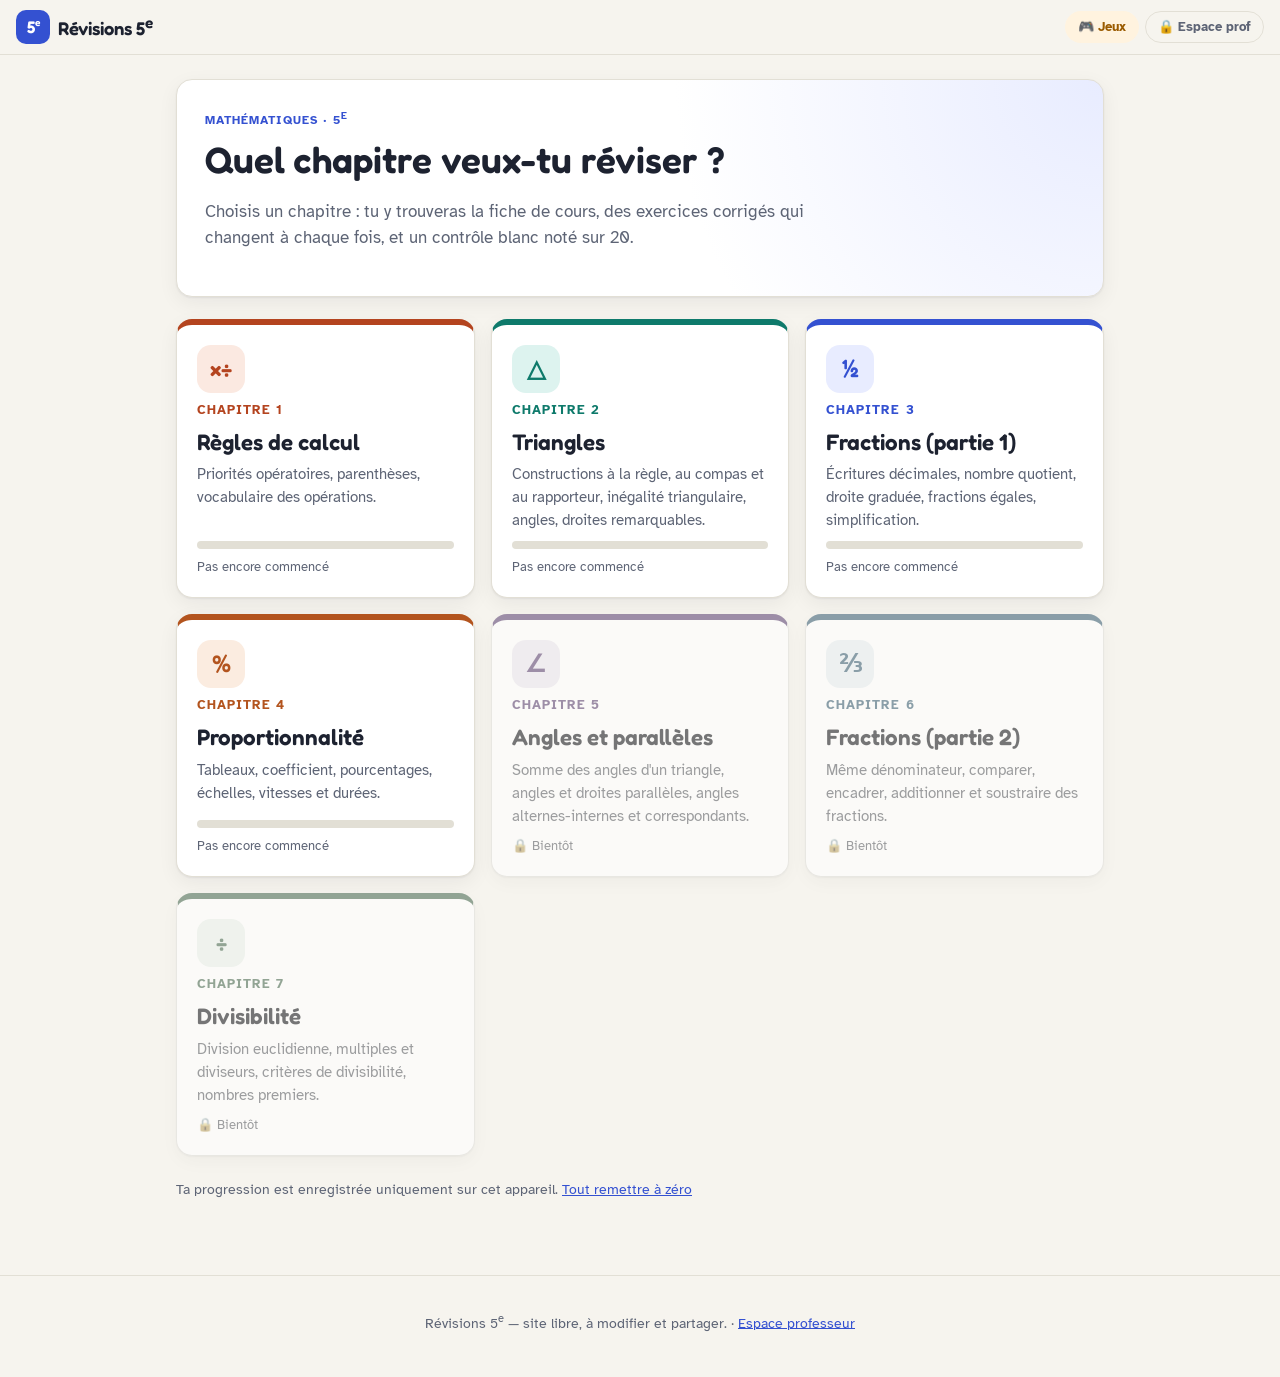
<file: index.html>
<!doctype html>
<html lang="fr">
<head>
  <meta charset="utf-8">
  <meta name="viewport" content="width=device-width, initial-scale=1">
  <title>Révisions 5e — Mathématiques</title>
  <meta name="description" content="Site de révision tout-en-un pour les élèves de 5e : règles de calcul, triangles, fractions. Fiches de cours et exercices corrigés.">
  <link rel="preconnect" href="https://fonts.googleapis.com">
  <link rel="preconnect" href="https://fonts.gstatic.com" crossorigin>
  <link href="https://fonts.googleapis.com/css2?family=Atkinson+Hyperlegible:wght@400;700&family=Fredoka:wght@500;600&display=swap" rel="stylesheet">
  <link rel="stylesheet" href="style.css?v=2026-11-17.3">
  <link rel="stylesheet" href="chapitres-5e.css?v=2026-11-18.3">
</head>
<body>

<header class="top">
  <a href="#/" class="logo"><span class="logo-mark" id="logo-mark"><span>5<sup>e</sup></span></span><span>Révisions 5<sup>e</sup></span></a>
  <a href="#/" class="chap-pill" id="chap-pill" hidden></a>
  <nav id="nav" aria-label="Sections du chapitre"></nav>
  <span class="top-links">
    <a href="#/jeux" class="prof-link games-link" title="Tous les jeux du site">🎮 Jeux</a>
    <a href="#/prof" class="prof-link" title="Espace professeur (protégé par un code)">🔒 Espace prof</a>
  </span>
</header>

<main>

  <!-- ===================================================== -->
  <!-- CHOIX DU CHAPITRE                                      -->
  <!-- ===================================================== -->
  <section class="page" data-ch="" data-p="accueil">
    <div class="hero">
      <p class="kicker">Mathématiques · 5<sup>e</sup></p>
      <h1>Quel chapitre veux-tu réviser ?</h1>
      <p class="lead">Choisis un chapitre : tu y trouveras la fiche de cours, des exercices corrigés qui changent à chaque fois, et un contrôle blanc noté sur 20.</p>
    </div>
    <div class="chapters" id="chapters"></div>
    <p class="small muted">Ta progression est enregistrée uniquement sur cet appareil.
      <button type="button" id="reset" class="linkbtn">Tout remettre à zéro</button></p>
  </section>

  <!-- ===================================================== -->
  <!-- DEVOIR EN LIGNE (lien #/devoir/… donné par le professeur) -->
  <!-- ===================================================== -->
  <section class="page" data-ch="_" data-p="devoir">
    <div class="devoir-head hero"></div>
    <div class="devoir-start card"></div>
    <div class="exercise devoir-ex" hidden></div>
  </section>

  <!-- ===================================================== -->
  <!-- SALLE DE JEUX (jeux repris du site de 6e, hors chapitre) -->
  <!-- ===================================================== -->
  <section class="page" data-ch="_" data-p="salle-jeux">
    <div class="hero">
      <p class="kicker">Mathématiques · 5<sup>e</sup></p>
      <h1>🎮 Les jeux</h1>
      <p class="lead">Des jeux pour entraîner ton œil et tes calculs : ceux des chapitres, et d’autres repris du site de 6e.</p>
    </div>
    <div class="chapters" id="games-hub"></div>
  </section>

  <!-- Jeux hors chapitre (listés dans la salle de jeux, adresse #/jeux/<data-p>) -->
  <section class="page" data-ch="_" data-p="estimangle" data-game="1" data-game-name="Estimangle" data-game-img="jeux-img/estimangle.jpg" data-game-desc="Trouve la mesure exacte d'un angle, sans rapporteur.">
    <p><a class="chap-pill" href="#/jeux">Tous les jeux</a></p>
    <h1>📐 Estimangle</h1>
    <p class="lead">Trouve la mesure exacte d'un angle, sans rapporteur.</p>
    <div class="game" data-game="estimangle"></div>
  </section>

  <section class="page" data-ch="_" data-p="droite-parfaite" data-game="1" data-game-name="Droite parfaite" data-game-img="jeux-img/droite-parfaite.jpg" data-game-desc="Trace une parallèle ou une perpendiculaire parfaite, sans équerre.">
    <p><a class="chap-pill" href="#/jeux">Tous les jeux</a></p>
    <h1>📏 Droite parfaite</h1>
    <p class="lead">Trace une parallèle ou une perpendiculaire parfaite, sans équerre.</p>
    <div class="game" data-game="droite"></div>
  </section>

  <section class="page" data-ch="_" data-p="pont-des-fractions" data-game="1" data-game-name="Le Pont des Fractions" data-game-img="jeux-img/pont-des-fractions.jpg" data-game-desc="Place des fractions sur la droite graduée, puis zoome à la loupe pour trouver leur écriture décimale… ou dis « pas possible ».">
    <p><a class="chap-pill" href="#/jeux">Tous les jeux</a></p>
    <h1>🦊 Le Pont des Fractions</h1>
    <p class="lead">Aide le petit renard à atteindre le drapeau. Place la fraction sur la droite graduée ; dans les derniers niveaux, zoome ensuite à la loupe pour trouver son écriture décimale… ou dis « pas possible » !</p>
    <div class="game-frame" data-frame="jeu-fractions/index.html?v=2026-11-17.3">
      <div class="game-frame-bar">
        <button type="button" class="btn game-full">⛶ Plein écran</button>
        <a class="btn" href="jeu-fractions/index.html?v=2026-11-17.3" target="_blank" rel="noopener">Ouvrir dans un nouvel onglet ↗</a>
      </div>
      <iframe title="Le Pont des Fractions" allow="fullscreen" allowfullscreen></iframe>
    </div>
    <p class="small muted">Clavier : flèches ← → pour régler, Espace ou Entrée pour valider (clique d'abord dans le jeu). 🔊 Le son se coupe avec le bouton en haut à droite du jeu.</p>
  </section>

  <section class="page" data-ch="_" data-p="aura-rush" data-game="1" data-game-name="Aura Rush" data-game-img="jeux-img/aura-rush.jpg" data-game-desc="4 minutes pour calculer un max de vitesses (v = d ÷ t) et faire exploser ton aura.">
    <p><a class="chap-pill" href="#/jeux">Tous les jeux</a></p>
    <h1>⚡ Aura Rush</h1>
    <p class="lead">Crée ton perso, puis calcule un maximum de vitesses en 4 minutes : chaque bonne réponse fait monter ton aura, chaque erreur la fait baisser !</p>
    <div class="game-frame" data-frame="https://darthialm.github.io/calculvitesse/">
      <div class="game-frame-bar">
        <button type="button" class="btn game-full">⛶ Plein écran</button>
        <a class="btn" href="https://darthialm.github.io/calculvitesse/" target="_blank" rel="noopener">Ouvrir dans un nouvel onglet ↗</a>
      </div>
      <iframe title="Aura Rush" allow="fullscreen" allowfullscreen></iframe>
    </div>
  </section>

  <!-- ===================================================== -->
  <!-- CHAPITRE 1 : RÈGLES DE CALCUL                          -->
  <!-- ===================================================== -->
  <section class="page" data-ch="calculs" data-p="accueil" data-title="Accueil">
    <div class="hero">
      <p class="kicker">Chapitre 1</p>
      <h1>Règles de calcul</h1>
      <p class="lead">Priorités opératoires, parenthèses et vocabulaire des opérations. Relis la fiche, entraîne-toi, puis fais le contrôle blanc.</p>
      <div class="hero-actions"><a class="btn primary" href="#/calculs/fiche">Lire la fiche</a><a class="btn" href="#/calculs/controle">Faire le contrôle blanc</a></div>
    </div>
    <h2 class="section-title">Ta progression</h2>
    <div class="cards ch-cards"></div>
  </section>

  <section class="page" data-ch="calculs" data-p="fiche" data-title="Fiche">
    <h1>Fiche de révision — Règles de calcul</h1>
    <p class="lead">Les 6 règles à connaître pour calculer sans erreur, et le vocabulaire des opérations.</p>

    <article class="card">
      <h2><span class="badge">1</span> Calculs sans parenthèses</h2>
      <h3>Sans priorité</h3>
      <div class="rule"><b>Règle n°1 :</b> lorsqu'il n'y a que des additions et des soustractions, on effectue les calculs <b>de la gauche vers la droite</b>.</div>
      <div class="rule"><b>Règle n°2 :</b> lorsqu'il n'y a que des multiplications et des divisions, on effectue les calculs <b>de la gauche vers la droite</b>.</div>
      <div class="demos">
        <div class="calc-demo" data-name="A" data-expr="32 + 8 − 6 − 9"></div>
        <div class="calc-demo" data-name="B" data-expr="60 : 6 × 3 : 5"></div>
      </div>
      <h3>Avec priorité</h3>
      <div class="rule"><b>Règle n°3 :</b> la <b>multiplication</b> est prioritaire devant l'addition et la soustraction.</div>
      <div class="rule"><b>Règle n°4 :</b> la <b>division</b> est prioritaire devant l'addition et la soustraction.</div>
      <div class="demos">
        <div class="calc-demo" data-name="A" data-expr="5 + 3 × 7"></div>
        <div class="calc-demo" data-name="B" data-expr="4 + 12 : 3"></div>
        <div class="calc-demo" data-name="C" data-expr="50 − 4 + 3 × 6"></div>
        <div class="calc-demo" data-name="D" data-expr="5 × 8 − 12 : 4"></div>
      </div>
      <p class="warnbox"><b>Piège :</b> dans C = 50 − 4 + 3 × 6, on calcule d'abord 3 × 6, puis on fait 50 − 4 <b>avant</b> d'ajouter 18 (de gauche à droite).</p>
      <a class="btn small-btn" href="#/calculs/sans">S'entraîner →</a>
    </article>

    <article class="card">
      <h2><span class="badge">2</span> Calculs avec parenthèses</h2>
      <h3>Parenthèses simples</h3>
      <div class="rule"><b>Règle n°5 :</b> on commence toujours par effectuer les calculs <b>entre parenthèses</b>.</div>
      <div class="demos">
        <div class="calc-demo" data-name="A" data-expr="20 − (4 + 7) − 2"></div>
        <div class="calc-demo" data-name="B" data-expr="6 + 4 × (12 − 5)"></div>
      </div>
      <h3>Parenthèses imbriquées</h3>
      <div class="rule"><b>Règle n°6 :</b> on commence par effectuer les parenthèses <b>les plus intérieures</b>.</div>
      <div class="demos">
        <div class="calc-demo" data-name="A" data-expr="25 − (15 − (4 + 3))"></div>
        <div class="calc-demo" data-name="B" data-expr="(12 − (5 + 2)) × 4"></div>
      </div>
      <div class="tip">
        <b>À retenir — dans un calcul, on effectue dans l'ordre :</b>
        <ol class="tight">
          <li>les calculs entre parenthèses ;</li>
          <li>les multiplications et les divisions ;</li>
          <li>les additions et les soustractions.</li>
        </ol>
      </div>
      <a class="btn small-btn" href="#/calculs/parentheses">S'entraîner →</a>
    </article>

    <article class="card">
      <h2><span class="badge">3</span> Vocabulaire sur les opérations</h2>
      <div class="table-wrap">
        <table class="voc">
          <thead><tr><th>Calcul</th><th>Résultat</th><th>Les nombres s'appellent…</th></tr></thead>
          <tbody>
            <tr><td>7 + 3</td><td>la <b>somme</b> de 7 et de 3</td><td>7 et 3 sont les <b>termes</b></td></tr>
            <tr><td>12 − 4</td><td>la <b>différence</b> de 12 et de 4</td><td>12 et 4 sont les <b>termes</b></td></tr>
            <tr><td>6 × 4</td><td>le <b>produit</b> de 6 par 4</td><td>6 et 4 sont les <b>facteurs</b></td></tr>
            <tr><td>20 ÷ 5</td><td>le <b>quotient</b> de 20 par 5</td><td>20 est le <b>dividende</b>, 5 est le <b>diviseur</b></td></tr>
          </tbody>
        </table>
      </div>
      <div class="rule"><b>Propriété :</b> dans un calcul, c'est la <b>dernière opération effectuée</b> qui dit s'il s'agit d'une somme, d'une différence, d'un produit ou d'un quotient.</div>
      <h3>Traduire un calcul par une phrase</h3>
      <ul class="checklist">
        <li>A = 25 + 4 × 3 : la dernière opération est une addition.<br>A est <b>la somme</b> de 25 et du produit de 4 par 3.</li>
        <li>B = (5 + 3) × 4 : la dernière opération est une multiplication.<br>B est <b>le produit</b> de la somme de 5 et de 3 par 4.</li>
        <li>C = 18 ÷ (7 − 1) : la dernière opération est une division.<br>C est <b>le quotient</b> de 18 par la différence de 7 et de 1.</li>
      </ul>
      <h3>Traduire une phrase par un calcul</h3>
      <p class="example">D est la différence de 40 et de la somme de 5 et de 8, donc D = 40 − (5 + 8).</p>
      <a class="btn small-btn" href="#/calculs/vocabulaire">S'entraîner →</a>
    </article>
  </section>

  <section class="page" data-ch="calculs" data-p="sans" data-title="Sans parenthèses">
    <h1>Calculs sans parenthèses</h1>
    <p class="lead">Calcule et écris le résultat. La correction te montre chaque étape et la règle utilisée.</p>
    <div class="grid2">
      <div><h2 class="ex-title">Sans priorité (règles 1 et 2)</h2><div class="exercise" data-gen="c-sans"></div></div>
      <div><h2 class="ex-title">Avec priorité (règles 3 et 4)</h2><div class="exercise" data-gen="c-prio"></div></div>
    </div>
  </section>

  <section class="page" data-ch="calculs" data-p="parentheses" data-title="Avec parenthèses">
    <h1>Calculs avec parenthèses</h1>
    <p class="lead">Commence toujours par les parenthèses, et par les plus intérieures s'il y en a plusieurs.</p>
    <div class="grid2">
      <div><h2 class="ex-title">Parenthèses simples (règle 5)</h2><div class="exercise" data-gen="c-par"></div></div>
      <div><h2 class="ex-title">Parenthèses imbriquées (règle 6)</h2><div class="exercise" data-gen="c-imb"></div></div>
    </div>
  </section>

  <section class="page" data-ch="calculs" data-p="ordre" data-title="Par où commencer ?">
    <h1>Par où commencer ?</h1>
    <p class="lead">Avant de calculer, il faut savoir quelle opération faire en premier. Clique sur la bonne opération.</p>
    <div class="exercise" data-gen="c-first"></div>
  </section>

  <section class="page" data-ch="calculs" data-p="vocabulaire" data-title="Vocabulaire">
    <h1>Vocabulaire des opérations</h1>
    <p class="lead">Somme, différence, produit, quotient… et traduire un calcul en phrase (ou l'inverse).</p>
    <div class="grid2">
      <div><h2 class="ex-title">Les mots à connaître</h2><div class="exercise" data-gen="c-mot"></div></div>
      <div><h2 class="ex-title">Somme, différence, produit ou quotient ?</h2><div class="exercise" data-gen="c-derniere"></div></div>
    </div>
    <h2 class="ex-title">Traduire une phrase par un calcul</h2>
    <div class="exercise" data-gen="c-phrase"></div>
    <h2 class="ex-title">Traduire un calcul par une phrase</h2>
    <div class="exercise" data-gen="c-traduire"></div>
  </section>

  <section class="page" data-ch="calculs" data-p="jeux" data-title="🎮 Jeux" data-game="1" data-game-name="Code Rouge" data-game-img="jeux-img/code-rouge.svg" data-game-desc="Désamorce les bombes du Dr Désordre : coupe les fils des opérations dans l'ordre des règles de calcul. 7 missions, puis le mode Survie.">
    <h1>Jeux — Règles de calcul</h1>
    <p class="lead">Code Rouge : chaque opération est un fil. Coupe-les dans le bon ordre (priorités, parenthèses), calcule chaque étape et trouve le code avant l'explosion !</p>
    <div class="game-frame" data-frame="jeu-calculs/index.html?v=2026-11-18.1">
      <div class="game-frame-bar">
        <button type="button" class="btn game-full">⛶ Plein écran</button>
        <a class="btn" href="jeu-calculs/index.html?v=2026-11-18.1" target="_blank" rel="noopener">Ouvrir dans un nouvel onglet ↗</a>
      </div>
      <iframe title="Code Rouge" allow="fullscreen" allowfullscreen></iframe>
    </div>
    <p class="small muted">7 missions qui suivent le cours (règles 1 à 6, vocabulaire, Méga-bombe), puis le mode Survie. Une étoile ouvre la mission suivante. Clavier : touches 1 à 4 pour les réponses. 🔊 Le son se coupe avec le bouton en haut à droite du jeu.</p>
  </section>

  <section class="page" data-ch="calculs" data-p="erreurs" data-title="Mes erreurs">
    <h1>Mes erreurs — Règles de calcul</h1>
    <p class="lead">Les types de questions que tu as ratés reviennent ici. Un point faible disparaît après 2 réussites d'affilée sans indice.</p>
    <div class="weak-summary"></div>
    <div class="exercise" data-weak="calculs"></div>
  </section>

  <section class="page" data-ch="calculs" data-p="controle" data-title="Contrôle blanc" data-exam="1">
    <h1>Contrôle blanc — Règles de calcul</h1>
    <p class="lead">Un sujet comme le vrai contrôle : plusieurs compétences, deux questions chacune, environ 25 minutes. Réponds à tout sur la page, puis rends ta copie : tu obtiens ton niveau dans chaque compétence (TB, MS, MF, MI), le corrigé et les exercices à refaire.</p>
    <div class="exercise exam" data-exam="calculs"></div>
  </section>

  <!-- ===================================================== -->
  <!-- CHAPITRE 2 : TRIANGLES                                 -->
  <!-- ===================================================== -->
  <section class="page" data-ch="triangles" data-p="accueil" data-title="Accueil">
    <div class="hero">
      <p class="kicker">Chapitre 2</p>
      <h1>Triangles</h1>
      <p class="lead">Constructions à la règle, au compas et au rapporteur, inégalité triangulaire, somme des angles et droites remarquables.</p>
      <div class="hero-actions"><a class="btn primary" href="#/triangles/fiche">Lire la fiche</a><a class="btn" href="#/triangles/construire">Construire des triangles</a></div>
    </div>
    <h2 class="section-title">Ta progression</h2>
    <div class="cards ch-cards"></div>
  </section>

  <section class="page" data-ch="triangles" data-p="fiche" data-title="Fiche">
    <h1>Fiche de révision — Triangles</h1>
    <p class="lead">Les trois constructions, les deux propriétés des triangles et les droites remarquables.</p>

    <article class="card">
      <h2><span class="badge">1</span> Construire un triangle</h2>

      <h3>On connaît les trois côtés</h3>
      <p class="example">Tracer le triangle ABC tel que AB = 5 cm, AC = 4 cm et BC = 6 cm.</p>
      <div class="fig-row">
        <ol class="steps">
          <li>À la règle, trace le segment [AB] de 5 cm.</li>
          <li>Au compas, trace un arc de cercle de centre A et de rayon 4 cm.</li>
          <li>Trace un arc de cercle de centre B et de rayon 6 cm.</li>
          <li>Les deux arcs se coupent en C. Trace [AC] et [BC].</li>
        </ol>
        <div class="fig-box" data-fig="ex-3c"></div>
      </div>

      <h3>On connaît deux côtés et l'angle compris entre eux</h3>
      <p class="example">Tracer le triangle RST tel que RT = 6 cm, ST = 4 cm et <span class="ang">RTS</span> = 70°.</p>
      <div class="fig-row">
        <ol class="steps">
          <li>Trace le segment [RT] de 6 cm.</li>
          <li>Place le centre du rapporteur sur T et le 0° sur [TR]. Repère 70° et trace la demi-droite.</li>
          <li>Sur cette demi-droite, place S à 4 cm de T.</li>
          <li>Trace [RS].</li>
        </ol>
        <div class="fig-box" data-fig="ex-2c1a"></div>
      </div>

      <h3>On connaît un côté et les deux angles adjacents</h3>
      <p class="example">Tracer le triangle EFG tel que EF = 7 cm, <span class="ang">FEG</span> = 110° et <span class="ang">EFG</span> = 40°.</p>
      <div class="fig-row">
        <ol class="steps">
          <li>Trace le segment [EF] de 7 cm.</li>
          <li>Rapporteur centré sur E, 0° sur [EF] : trace la demi-droite à 110°.</li>
          <li>Rapporteur centré sur F, 0° sur [FE] : trace la demi-droite à 40°, du même côté.</li>
          <li>Les deux demi-droites se coupent en G.</li>
        </ol>
        <div class="fig-box" data-fig="ex-1c2a"></div>
      </div>
      <a class="btn small-btn" href="#/triangles/construire">S'entraîner à construire →</a>
    </article>

    <article class="card">
      <h2><span class="badge">2</span> Inégalité triangulaire et somme des angles</h2>
      <div class="rule"><b>Inégalité triangulaire :</b> dans un triangle, la longueur de chaque côté est toujours <b>inférieure</b> à la somme des longueurs des deux autres côtés. Dans un triangle ABC :
        <p class="center">AB &lt; AC + CB &nbsp;;&nbsp; AC &lt; AB + BC &nbsp;;&nbsp; BC &lt; BA + AC</p></div>
      <div class="rule"><b>Somme des angles :</b> dans tout triangle, la <b>somme des mesures des trois angles</b> est égale à <b>180°</b>.</div>
      <div class="warnbox"><b>Remarques :</b>
        <ul class="tight">
          <li>Si une longueur est <b>égale</b> à la somme des deux autres (ex. AB = AC + CB), le triangle est dit <b>aplati</b> (les points sont alignés).</li>
          <li>Si un triangle ne respecte pas l'une de ces deux propriétés, alors il <b>n'existe pas</b> (on ne peut pas le construire).</li>
        </ul>
      </div>
      <p class="example"><b>Méthode :</b> pour savoir si un triangle est constructible, on compare la <b>plus grande</b> longueur à la somme des deux autres.<br>
        Avec 4 cm, 5 cm et 8 cm : 4 + 5 = 9 et 8 &lt; 9, donc le triangle existe.</p>
      <p class="example">Dans ABC, <span class="ang">BAC</span> = 50° et <span class="ang">ABC</span> = 70°, donc <span class="ang">ACB</span> = 180° − 50° − 70° = 60°.</p>
      <a class="btn small-btn" href="#/triangles/proprietes">S'entraîner →</a>
    </article>

    <article class="card">
      <h2><span class="badge">3</span> Droites remarquables et points de concours</h2>
      <div class="remarkable">
        <div class="rem-col">
          <h3>Médiatrices</h3>
          <p>Droite <b>perpendiculaire à un côté</b> et qui passe par <b>son milieu</b>.</p>
          <div class="fig-box" data-fig="rem-mediatrices"></div>
          <p class="small">Les trois médiatrices sont concourantes. Leur point de concours O est le <b>centre du cercle circonscrit</b> au triangle.</p>
        </div>
        <div class="rem-col">
          <h3>Hauteurs</h3>
          <p>Droite qui passe par <b>un sommet</b> et qui est <b>perpendiculaire au côté opposé</b>.</p>
          <div class="fig-box" data-fig="rem-hauteurs"></div>
          <p class="small">Les trois hauteurs sont concourantes. Leur point de concours H est l'<b>orthocentre</b> du triangle.</p>
        </div>
        <div class="rem-col">
          <h3>Médianes</h3>
          <p>Droite qui passe par <b>un sommet</b> et par <b>le milieu du côté opposé</b>.</p>
          <div class="fig-box" data-fig="rem-medianes"></div>
          <p class="small">Les trois médianes sont concourantes. Leur point de concours G est le <b>centre de gravité</b> du triangle.</p>
        </div>
      </div>
      <div class="rule"><b>Propriété :</b> tous les points situés sur la médiatrice de [AB] sont <b>équidistants</b> (à égale distance) de A et de B.</div>
      <a class="btn small-btn" href="#/triangles/droites">S'entraîner →</a>
    </article>
  </section>

  <section class="page" data-ch="triangles" data-p="construire" data-title="Construire">
    <h1>Construire des triangles</h1>
    <p class="lead">Utilise les instruments comme sur ta feuille. Quand ta figure est finie, clique sur « Vérifier ».</p>
    <details class="howto">
      <summary>Comment utiliser les instruments ?</summary>
      <ul>
        <li><b>Nom du point :</b> choisis la lettre dans « Prochain point » <b>avant</b> de placer un point.</li>
        <li><b>📏 Règle :</b> clique sur le point de départ, puis à l'arrivée. La longueur s'affiche au millimètre.</li>
        <li><b>◯ Compas :</b> clique sur le centre, puis écarte le compas : le rayon s'affiche. Clique pour tracer.</li>
        <li><b>◠ Rapporteur :</b> clique sur le sommet de l'angle, puis sur un point du côté de départ (le 0°), puis tourne jusqu'à la bonne mesure et clique.</li>
        <li><b>● Point :</b> se place exactement sur les intersections (arcs, demi-droites…).</li>
        <li><b>⊥ Équerre :</b> clique sur une droite ou un segment, puis sur un point : la perpendiculaire est tracée.</li>
        <li><b>✋ Déplacer :</b> si ta figure sort du cadre, fais glisser la feuille pour la ramener au centre.</li>
        <li>Les boutons <b>−</b> et <b>+</b> ajustent ton dernier tracé (longueur, rayon ou angle). <b>↶ Annuler</b> efface ton dernier tracé.</li>
        <li>Sur téléphone, tu peux aussi faire glisser ton doigt du départ jusqu'à l'arrivée.</li>
      </ul>
    </details>
    <div class="mode-row" role="group" aria-label="Type de construction">
      <span class="small muted">Type :</span>
      <button type="button" class="chip mode on" data-mode="">Au hasard</button>
      <button type="button" class="chip mode" data-mode="3c">3 côtés</button>
      <button type="button" class="chip mode" data-mode="2c1a">2 côtés et 1 angle</button>
      <button type="button" class="chip mode" data-mode="1c2a">1 côté et 2 angles</button>
    </div>
    <div class="exercise" data-gen="t-construire"></div>
  </section>

  <section class="page" data-ch="triangles" data-p="proprietes" data-title="Inégalité et angles">
    <h1>Inégalité triangulaire et somme des angles</h1>
    <p class="lead">Compare la plus grande longueur à la somme des deux autres. Et souviens-toi : 180° en tout !</p>
    <div class="grid2">
      <div><h2 class="ex-title">Le triangle existe-t-il ?</h2><div class="exercise" data-gen="t-ineg"></div></div>
      <div><h2 class="ex-title">Somme des angles</h2><div class="exercise" data-gen="t-angles"></div></div>
    </div>
  </section>

  <section class="page" data-ch="triangles" data-p="droites" data-title="Droites remarquables">
    <h1>Droites remarquables</h1>
    <p class="lead">Médiatrices, hauteurs, médianes : reconnais-les, puis trace-les.</p>
    <div class="grid2">
      <div><h2 class="ex-title">Reconnaître</h2><div class="exercise" data-gen="t-droites"></div></div>
      <div><h2 class="ex-title">Propriété de la médiatrice</h2><div class="exercise" data-gen="t-prop"></div></div>
    </div>
    <h2 class="ex-title">Tracer la médiatrice d'un segment</h2>
    <div class="exercise" data-gen="t-trace-med"></div>
    <h2 class="ex-title">Tracer une hauteur ou une médiane</h2>
    <div class="exercise" data-gen="t-trace-droite"></div>
  </section>

  <section class="page" data-ch="triangles" data-p="jeux" data-title="🎮 Trigone" data-game="1" data-game-name="Trigone" data-game-img="jeux-img/trigone.svg" data-game-desc="Le triangle mystère, le pont (inégalité triangulaire) et la charpente (180°).">
    <h1>Jeux — Triangles</h1>
    <p class="lead">Trigone, l'atelier des triangles : retrouve le triangle mystère parmi 12 plans en posant les bonnes questions (codages, longueurs, angles, points remarquables), construis un pont avec des bâtons (au compas, les deux arcs doivent se croiser : inégalité triangulaire) et une charpente dont les trois angles forment un angle plat.</p>
    <div class="game-frame" data-frame="jeu-trigone/index.html?v=2026-11-24.1">
      <div class="game-frame-bar">
        <button type="button" class="btn game-full">⛶ Plein écran</button>
        <a class="btn" href="jeu-trigone/index.html?v=2026-11-24.1" target="_blank" rel="noopener">Ouvrir dans un nouvel onglet ↗</a>
      </div>
      <iframe title="Trigone" allow="fullscreen" allowfullscreen></iframe>
    </div>
    <p class="small muted">7 salles. ⚔️ Mode Duel : deux élèves sur la même tablette, moitié gauche / moitié droite (bouton ⟳ pour les placer face à face), chacun son tour. Pour le duel, ouvre plutôt le jeu dans un nouvel onglet, en plein écran. Duels : triangle mystère à deux, ou course aux triangles (bâtons ou angles).</p>
  </section>

  <section class="page" data-ch="triangles" data-p="erreurs" data-title="Mes erreurs">
    <h1>Mes erreurs — Triangles</h1>
    <p class="lead">Les types de questions que tu as ratés reviennent ici. Un point faible disparaît après 2 réussites d'affilée sans indice.</p>
    <div class="weak-summary"></div>
    <div class="exercise" data-weak="triangles"></div>
  </section>

  <section class="page" data-ch="triangles" data-p="controle" data-title="Contrôle blanc" data-exam="1">
    <h1>Contrôle blanc — Triangles</h1>
    <p class="lead">Un sujet comme le vrai contrôle : plusieurs compétences, deux questions chacune, environ 25 minutes. Réponds à tout sur la page, puis rends ta copie : tu obtiens ton niveau dans chaque compétence (TB, MS, MF, MI), le corrigé et les exercices à refaire.</p>
    <div class="exercise exam" data-exam="triangles"></div>
  </section>

  <!-- ===================================================== -->
  <!-- CHAPITRE 3 : FRACTIONS (PARTIE 1)                      -->
  <!-- ===================================================== -->
  <section class="page" data-ch="fractions" data-p="accueil" data-title="Accueil">
    <div class="hero">
      <p class="kicker">Chapitre 3</p>
      <h1>Fractions (partie 1)</h1>
      <p class="lead">Relis la fiche, entraîne-toi sur chaque savoir-faire avec des exercices qui changent à chaque fois, puis teste-toi avec le contrôle blanc.</p>
      <div class="hero-actions"><a class="btn primary" href="#/fractions/fiche">Lire la fiche</a><a class="btn" href="#/fractions/controle">Faire le contrôle blanc</a></div>
    </div>
    <h2 class="section-title">Ta progression</h2>
    <div class="cards ch-cards"></div>
  </section>

  <section class="page" data-ch="fractions" data-p="fiche" data-title="Fiche">
    <h1>Fiche de révision — Fractions</h1>
    <p class="lead">Tous les savoir-faire à maîtriser pour réussir l'évaluation, avec leurs exemples.</p>

    <article class="card">
      <h2><span class="badge">1</span> Automatismes et tables</h2>
      <h3>Tables de multiplication</h3>
      <p>Connaître ses tables par cœur sert à simplifier ou à trouver des fractions égales.</p>
      <p class="example">7 × 8 = 56, donc si l'on divise 56 par 7, on obtient directement 8 : [[56|7]] = 8.</p>
      <h3>Écritures décimales à connaître par cœur</h3>
      <div class="memo">
        <div>[[1|2]] = 0,5</div><div>[[1|4]] = 0,25</div><div>[[3|4]] = 0,75</div>
        <div>[[3|2]] = 1,5</div><div>[[4|2]] = 2</div><div>[[5|2]] = 2,5</div>
        <div>[[1|10]] = 0,1</div><div>[[100|100]] = 1</div><div>[[7|1]] = 7</div>
      </div>
      <a class="btn small-btn" href="#/fractions/automatismes">S'entraîner →</a>
    </article>

    <article class="card">
      <h2><span class="badge">2</span> Sens des fractions et opérations</h2>
      <h3>Multiplications à trou (nombre quotient)</h3>
      <p>[[7|3]] est le nombre qui, multiplié par 3, donne 7.</p>
      <p class="example">3 × … = 7 se résout en écrivant la fraction [[7|3]].<br>
        On vérifie avec l'opération inverse : 3 × [[7|3]] = 7.</p>
      <p class="tip"><b>Méthode :</b> a × … = b &nbsp;→&nbsp; la réponse est [[b|a]].</p>
      <a class="btn small-btn" href="#/fractions/quotient">S'entraîner →</a>

      <h3>Lire et placer sur une droite graduée</h3>
      <ol>
        <li>Repère l'unité : l'écart entre 0 et 1.</li>
        <li>Compte en combien de parts égales l'unité est partagée : c'est le dénominateur (2 → demis, 4 → quarts, 10 → dixièmes).</li>
        <li>Compte les graduations à partir de 0 : vers la droite pour les nombres positifs, vers la gauche pour les négatifs.</li>
      </ol>
      <p class="example">Exercice type : placer sur une même droite les nombres [[9|4]] ; 0,25 ; −0,75 ; [[5|4]] ; 2,75 ; [[5|2]] ; −1,25.</p>
      <div id="fiche-droite" class="nl"></div>
      <div id="fiche-legende" class="legend"></div>
      <a class="btn small-btn" href="#/fractions/droite">S'entraîner →</a>
    </article>

    <article class="card">
      <h2><span class="badge">3</span> Fractions égales et simplifications</h2>
      <h3>Reconnaître des fractions égales</h3>
      <p>On obtient une fraction égale en <b>multipliant</b> ou en <b>divisant</b> le numérateur <b>et</b> le dénominateur par un même nombre non nul.</p>
      <p class="example">Dans la liste [[28|6]] ; [[7|3]] ; [[140|60]] ; [[15|7]] ; [[56|24]], les fractions égales à [[14|6]] sont :</p>
      <ul class="checklist">
        <li>[[7|3]] car on simplifie [[14|6]] par 2 : [[14 ÷ 2|6 ÷ 2]] = [[7|3]]</li>
        <li>[[140|60]] car on multiplie en haut et en bas par 10 : [[14 × 10|6 × 10]] = [[140|60]]</li>
        <li>[[56|24]] car on multiplie en haut et en bas par 4 : [[14 × 4|6 × 4]] = [[56|24]]</li>
      </ul>
      <p class="warnbox"><b>Pièges :</b> [[28|6]] n'est pas égale (on a multiplié seulement le numérateur) ;
        [[15|7]] non plus (ajouter 1 en haut et en bas ne donne pas une fraction égale).</p>
      <a class="btn small-btn" href="#/fractions/egales">S'entraîner →</a>

      <h3>Simplifier une fraction</h3>
      <p>Simplifier, c'est diviser le numérateur et le dénominateur par un même nombre. On simplifie <b>au maximum</b>, jusqu'à ne plus pouvoir.</p>
      <p class="example">[[39|12]] : on divise par 3 en haut et en bas → [[39 ÷ 3|12 ÷ 3]] = [[13|4]].</p>
      <p class="tip"><b>Aide :</b> un nombre est divisible par 2 s'il est pair, par 5 s'il finit par 0 ou 5,
        par 3 si la somme de ses chiffres est dans la table de 3 (39 : 3 + 9 = 12 ✔).</p>
      <a class="btn small-btn" href="#/fractions/simplifier">S'entraîner →</a>

      <h3>Formes multiples d'un même nombre</h3>
      <p>Un même nombre peut s'écrire en écriture décimale, en fraction, ou comme somme d'un entier et d'une fraction.</p>
      <p class="example">1,2 = [[12|10]] = [[6|5]] = 1 + [[1|5]] = [[120|100]]</p>
      <a class="btn small-btn" href="#/fractions/formes">S'entraîner →</a>
    </article>
  </section>

  <section class="page" data-ch="fractions" data-p="automatismes" data-title="Automatismes">
    <h1>Automatismes</h1>
    <p class="lead">Réponds vite et juste : ces réflexes font gagner du temps pendant le devoir.</p>
    <div class="grid2">
      <div><h2 class="ex-title">Tables de multiplication</h2><div class="exercise" data-gen="tables"></div></div>
      <div><h2 class="ex-title">Fractions usuelles ↔ décimaux</h2><div class="exercise" data-gen="decimal"></div></div>
    </div>
  </section>

  <section class="page" data-ch="fractions" data-p="quotient" data-title="Nombre quotient">
    <h1>Multiplications à trou</h1>
    <p class="lead">Trouve le nombre manquant sous forme de fraction. Rappel : a × … = b → la réponse est la fraction <i>b</i> sur <i>a</i>.
      Tape ta fraction avec une barre : <code>7/3</code>.</p>
    <div class="exercise" data-gen="quotient"></div>
  </section>

  <section class="page" data-ch="fractions" data-p="droite" data-title="Droite graduée">
    <h1>Droite graduée</h1>
    <p class="lead">Repère l'unité, compte les parts, puis lis ou place le nombre.</p>
    <h2 class="ex-title">Lire une abscisse</h2>
    <div class="exercise" data-gen="lire"></div>
    <h2 class="ex-title">Placer un nombre</h2>
    <div class="exercise" data-gen="placer"></div>
  </section>

  <section class="page" data-ch="fractions" data-p="egales" data-title="Fractions égales">
    <h1>Fractions égales</h1>
    <p class="lead">Coche toutes les fractions égales à celle de l'énoncé. Cherche par quel nombre on a multiplié ou divisé le numérateur <b>et</b> le dénominateur.</p>
    <div class="exercise" data-gen="egales"></div>
  </section>

  <section class="page" data-ch="fractions" data-p="simplifier" data-title="Simplifier">
    <h1>Simplifier une fraction</h1>
    <p class="lead">Simplifie au maximum. Tu peux le faire en plusieurs étapes au brouillon, mais écris seulement le résultat final.</p>
    <div class="exercise" data-gen="simplifier"></div>
  </section>

  <section class="page" data-ch="fractions" data-p="formes" data-title="Formes multiples">
    <h1>Formes multiples d'un nombre</h1>
    <p class="lead">Écris le même nombre de trois façons différentes, comme 1,2 = [[12|10]] = [[6|5]] = 1 + [[1|5]].</p>
    <div class="exercise" data-gen="formes"></div>
  </section>

  <section class="page" data-ch="fractions" data-p="erreurs" data-title="Mes erreurs">
    <h1>Mes erreurs — Fractions</h1>
    <p class="lead">Les types de questions que tu as ratés reviennent ici. Un point faible disparaît après 2 réussites d'affilée sans indice.</p>
    <div class="weak-summary"></div>
    <div class="exercise" data-weak="fractions"></div>
  </section>

  <section class="page" data-ch="fractions" data-p="controle" data-title="Contrôle blanc" data-exam="1">
    <h1>Contrôle blanc — Fractions</h1>
    <p class="lead">Un sujet comme le vrai contrôle : plusieurs compétences, deux questions chacune, environ 25 minutes. Réponds à tout sur la page, puis rends ta copie : tu obtiens ton niveau dans chaque compétence (TB, MS, MF, MI), le corrigé et les exercices à refaire.</p>
    <div class="exercise exam" data-exam="fractions"></div>
  </section>

  <!-- ===================================================== -->
  <!-- CHAPITRE 4 : PROPORTIONNALITÉ                          -->
  <!-- ===================================================== -->
  <section class="page" data-ch="proportionnalite" data-p="accueil" data-title="Accueil">
    <div class="hero">
      <p class="kicker">Chapitre 4</p>
      <h1>Proportionnalité (partie 1)</h1>
      <p class="lead">Tableaux, coefficient, pourcentages, échelles, durées et vitesses. Relis la fiche, entraîne-toi, puis fais le contrôle blanc.</p>
      <div class="hero-actions"><a class="btn primary" href="#/proportionnalite/fiche">Lire la fiche</a><a class="btn" href="#/proportionnalite/controle">Faire le contrôle blanc</a><a class="btn" href="puzzle-brousseau.html">🧩 Le puzzle agrandi (animation)</a></div>
    </div>
    <h2 class="section-title">Ta progression</h2>
    <div class="cards ch-cards"></div>
  </section>

  <section class="page" data-ch="proportionnalite" data-p="fiche" data-title="Fiche">
    <h1>Fiche de révision — Proportionnalité</h1>
    <p class="lead">Tout ce qu'il faut savoir pour réussir l'évaluation, avec des exemples.</p>

    <article class="card">
      <h2><span class="badge">1</span> Tableau de proportionnalité et coefficient</h2>
      <p>Dorian court toujours à la même vitesse : quand la distance est multipliée par 2, le temps est multiplié par 2 ; par 3, multiplié par 3.</p>
      <table class="ptab"><tr><th>Distance (km)</th><td>2</td><td>4</td><td>6</td></tr><tr><th>Temps (min)</th><td>20</td><td>40</td><td>60</td></tr></table>
      <p class="rule"><b>Propriété.</b> Dans un tableau de proportionnalité, on obtient les nombres de la 2<sup>e</sup> ligne en multipliant ceux de la 1<sup>re</sup> ligne par <b>un même nombre</b> : le <b>coefficient de proportionnalité</b> (ici 10).</p>
      <h3>Reconnaître un tableau de proportionnalité</h3>
      <p>On divise chaque nombre de la 2<sup>e</sup> ligne par celui de la 1<sup>re</sup>. Si on trouve partout le même nombre, c'est un tableau de proportionnalité.</p>
      <div data-pfig="why"></div>
      <div class="example" data-pfig="reco"></div>
      <p class="warnbox"><b>Piège :</b> passer de 2 à 5 puis de 4 à 7 (on ajoute 3 chaque fois) n'est <b>pas</b> de la proportionnalité.</p>
      <h3>Compléter un tableau</h3>
      <div class="example" data-pfig="comp"></div>
      <a class="btn small-btn" href="#/proportionnalite/tableaux">S'entraîner →</a>
    </article>

    <article class="card">
      <h2><span class="badge">2</span> Résoudre un problème : quatre méthodes</h2>
      <p class="example">4 places de cinéma coûtent 36 €. Combien coûtent 6 places ?</p>
      <div class="memo">
        <div><b>Coefficient</b><br>on <b>descend</b> dans le tableau<br>coefficient : 36 ÷ 4 = 9<br>places × 9 = prix : 6 × 9 = 54 €</div>
        <div><b>Multiplication</b><br>6 ÷ 4 = 1,5<br>36 × 1,5 = 54 €</div>
        <div><b>Addition</b><br>4 + 2 = 6<br>36 + 18 = 54 €</div>
        <div><b>Passage à l'unité</b><br>on <b>avance dans la ligne</b><br>4 places → 1 place : 36 ÷ 4 = 9 €<br>1 place → 6 places : 9 × 6 = 54 €</div>
      </div>
      <div data-pfig="unite"></div>
      <p class="tip"><b>Conseil :</b> écris toujours un tableau, puis choisis la méthode la plus simple avec les nombres de l'énoncé. Si le résultat n'est pas « rond », pense au passage à l'unité.</p>
      <a class="btn small-btn" href="#/proportionnalite/problemes">S'entraîner →</a>
    </article>

    <article class="card">
      <h2><span class="badge">3</span> Pourcentages</h2>
      <p class="rule">Un pourcentage est une fraction de dénominateur 100 : 72 % = [[72|100]] = 0,72.</p>
      <h3>Appliquer un pourcentage</h3>
      <p class="example">72 % de 9 000 billets : [[72|100]] × 9 000 = 0,72 × 9 000 = 6 480 billets.</p>
      <p class="tip"><b>À connaître :</b> 50 % = la moitié ; 25 % = le quart ; 10 % = diviser par 10 ; 1 % = diviser par 100.</p>
      <h3>Calculer un pourcentage</h3>
      <p class="example">351 demi-pensionnaires sur 650 élèves : [[351|650]] = 0,54 = [[54|100]] = 54 %.</p>
      <h3>Prix après une réduction</h3>
      <p class="example">Un article à 80 € avec 30 % de réduction : réduction = 0,3 × 80 = 24 € ; nouveau prix = 80 − 24 = 56 €.</p>
      <a class="btn small-btn" href="#/proportionnalite/pourcentages">S'entraîner →</a>
    </article>

    <article class="card">
      <h2><span class="badge">4</span> Échelles, durées et vitesses</h2>
      <h3>Échelles</h3>
      <p class="rule">Une carte à l'échelle [[1|1 000]] : <b>1 cm</b> sur la carte représente <b>1 000 cm</b> dans la réalité.</p>
      <p class="example"><b>Appliquer :</b> 8,3 cm sur la carte → 8,3 × 1 000 = 8 300 cm = 83 m.<br>
        <b>Calculer :</b> un bateau de 25 m (= 2 500 cm) représenté par 10 cm : 1 cm → 2 500 ÷ 10 = 250 cm. L'échelle est [[1|250]].</p>
      <p class="warnbox"><b>Piège :</b> toujours mettre les longueurs dans la <b>même unité</b> avant de calculer (1 m = 100 cm ; 1 km = 100 000 cm).</p>
      <h3>Durées et vitesses</h3>
      <p>1 h = 60 min ; ½ h = 30 min ; ¼ h = 15 min ; ¾ h = 45 min. <b>1 h 30 min = 90 min</b>, pas « 1,30 h ».</p>
      <div class="example" data-pfig="duree"></div>
      <a class="btn small-btn" href="#/proportionnalite/echelles">S'entraîner →</a>
    </article>
  </section>

  <section class="page" data-ch="proportionnalite" data-p="tableaux" data-title="Tableaux">
    <h1>Tableaux de proportionnalité</h1>
    <p class="lead">Reconnaître un tableau de proportionnalité, trouver son coefficient, le compléter.</p>
    <h2 class="ex-title">Est-ce de la proportionnalité ?</h2>
    <div class="exercise" data-gen="p-reconnaitre"></div>
    <h2 class="ex-title">Trouver le coefficient</h2>
    <div class="exercise" data-gen="p-coef"></div>
    <h2 class="ex-title">Compléter un tableau</h2>
    <div class="exercise" data-gen="p-completer"></div>
  </section>

  <section class="page" data-ch="proportionnalite" data-p="problemes" data-title="Problèmes">
    <h1>Problèmes de proportionnalité</h1>
    <p class="lead">Écris un tableau et choisis ta méthode : coefficient, multiplication, addition ou passage à l'unité.</p>
    <div class="exercise" data-gen="p-probleme"></div>
  </section>

  <section class="page" data-ch="proportionnalite" data-p="pourcentages" data-title="Pourcentages">
    <h1>Pourcentages</h1>
    <p class="lead">Appliquer un pourcentage à une quantité, calculer un pourcentage, calculer un prix après réduction.</p>
    <h2 class="ex-title">Appliquer un pourcentage</h2>
    <div class="exercise" data-gen="p-pct-appliquer"></div>
    <h2 class="ex-title">Calculer un pourcentage</h2>
    <div class="exercise" data-gen="p-pct-calculer"></div>
    <h2 class="ex-title">Prix après une réduction</h2>
    <div class="exercise" data-gen="p-solde"></div>
  </section>

  <section class="page" data-ch="proportionnalite" data-p="echelles" data-title="Échelles et vitesses">
    <h1>Échelles, durées et vitesses</h1>
    <p class="lead">Les échelles sont des tableaux de proportionnalité : pense aux unités.</p>
    <h2 class="ex-title">Appliquer une échelle</h2>
    <div class="exercise" data-gen="p-echelle-app"></div>
    <h2 class="ex-title">Calculer une échelle</h2>
    <div class="exercise" data-gen="p-echelle-calc"></div>
    <h2 class="ex-title">Durées et distances</h2>
    <div class="exercise" data-gen="p-vitesse"></div>
    <h2 class="ex-title">Convertir une durée</h2>
    <div class="exercise" data-gen="p-duree"></div>
  </section>

  <section class="page" data-ch="proportionnalite" data-p="erreurs" data-title="Mes erreurs">
    <h1>Mes erreurs — Proportionnalité</h1>
    <p class="lead">Les types de questions que tu as ratés reviennent ici. Un point faible disparaît après 2 réussites d'affilée sans indice.</p>
    <div class="weak-summary"></div>
    <div class="exercise" data-weak="proportionnalite"></div>
  </section>

  <section class="page" data-ch="proportionnalite" data-p="controle" data-title="Contrôle blanc" data-exam="1">
    <h1>Contrôle blanc — Proportionnalité</h1>
    <p class="lead">Un sujet comme le vrai contrôle : plusieurs compétences, deux questions chacune, environ 25 minutes. Réponds à tout sur la page, puis rends ta copie : tu obtiens ton niveau dans chaque compétence (TB, MS, MF, MI), le corrigé et les exercices à refaire.</p>
    <div class="exercise exam" data-exam="proportionnalite"></div>
  </section>

  <!-- ===================================================== -->
  <!-- CHAPITRE 5 : ANGLES ET PARALLÈLES -->
  <!-- ===================================================== -->
  <section class="page" data-ch="angles" data-p="accueil" data-title="Accueil">
    <div class="hero">
      <p class="kicker">Chapitre 5</p>
      <h1>Angles et parallèles</h1>
      <p class="lead">Somme des angles d'un triangle, triangles particuliers, angles et droites parallèles. Relis la fiche, entraîne-toi, puis fais le contrôle blanc.</p>
      <div class="hero-actions"><a class="btn primary" href="#/angles/fiche">Lire la fiche</a><a class="btn" href="#/angles/controle">Faire le contrôle blanc</a></div>
    </div>
    <h2 class="section-title">Ta progression</h2>
    <div class="cards ch-cards"></div>
  </section>

  <section class="page" data-ch="angles" data-p="fiche" data-title="Fiche">
    <h1>Fiche de révision — Angles et parallèles</h1>
    <p class="lead">Tout ce qu'il faut savoir pour réussir l'évaluation, avec des exemples.</p>

    <article class="card">
      <h2><span class="badge">1</span> Somme des angles d'un triangle</h2>
      <div class="fig5 small"><svg viewBox="0 0 340 175" width="300" role="img" aria-label="Triangle ABC"><polygon class="ln" points="40,140 300,140 215,28"/><text x="32" y="154" text-anchor="end" font-size="17" font-weight="700">A</text><text x="308" y="154" font-size="17" font-weight="700">B</text><text x="215" y="18" text-anchor="middle" font-size="17" font-weight="700">C</text><text x="76" y="132" text-anchor="middle" font-size="15">Â</text><text x="262" y="132" text-anchor="middle" font-size="15">B̂</text><text x="215" y="68" text-anchor="middle" font-size="15">Ĉ</text></svg></div>
      <p class="rule"><b>Propriété.</b> Dans un triangle, la somme des mesures des trois angles est égale à <b>180°</b> : Â + B̂ + Ĉ = 180°.</p>
      <p class="example">Un triangle a des angles de 52° et 75°. Le troisième : 180 − (52 + 75) = 180 − 127 = 53°.</p>
      <p class="warnbox"><b>Piège :</b> ajoute d'abord les deux angles connus, puis retire le total à 180. Ne t'arrête pas à la somme.</p>
      <a class="btn small-btn" href="#/angles/triangles">S'entraîner →</a>
    </article>

    <article class="card">
      <h2><span class="badge">2</span> Triangles particuliers</h2>
      <ul>
        <li><b>Triangle rectangle</b> : un angle de 90°. Les deux autres angles (aigus) ont pour somme 90°.</li>
        <li><b>Triangle isocèle</b> : deux côtés égaux, donc <b>deux angles égaux</b> (à la base).</li>
        <li><b>Triangle équilatéral</b> : trois côtés égaux, donc trois angles égaux à 60°.</li>
      </ul>
      <p class="example">Isocèle en C avec Ĉ = 40° : les angles en A et B sont égaux, (180 − 40) ÷ 2 = 70° chacun.<br>
      Isocèle en C avec Â = 65° : B̂ = 65° aussi, et Ĉ = 180 − 2 × 65 = 50°.</p>
      <p class="tip"><b>Pour trouver la nature d'un triangle :</b> calcule le troisième angle, puis cherche un angle de 90° (rectangle) ou deux angles égaux (isocèle).</p>
      <a class="btn small-btn" href="#/angles/triangles">S'entraîner →</a>
    </article>

    <article class="card">
      <h2><span class="badge">3</span> Angles formés par deux droites et une sécante</h2>
      <div class="fig5"><svg viewBox="0 0 400 200" width="360" role="img" aria-label="Deux parallèles et une sécante"><line class="ln" x1="10" y1="60" x2="390" y2="60"/><line class="ln" x1="10" y1="140" x2="390" y2="140"/><line class="ln" x1="105" y1="185" x2="290" y2="15"/><text x="394" y="53" text-anchor="end" font-size="15">(d₁)</text><text x="394" y="133" text-anchor="end" font-size="15">(d₂)</text><text x="280" y="52" font-size="14" font-weight="700">1</text><text x="212" y="52" font-size="14" font-weight="700">2</text><text x="212" y="82" font-size="14" font-weight="700">3</text><text x="280" y="82" font-size="14" font-weight="700">4</text><text x="182" y="132" font-size="14" font-weight="700">5</text><text x="116" y="132" font-size="14" font-weight="700">6</text><text x="116" y="162" font-size="14" font-weight="700">7</text><text x="182" y="162" font-size="14" font-weight="700">8</text></svg></div>
      <ul>
        <li><b>Opposés par le sommet</b> (1 et 3, 2 et 4...) : toujours <b>égaux</b>.</li>
        <li><b>Adjacents</b> sur une droite (1 et 2...) : leur somme vaut <b>180°</b> (angle plat).</li>
        <li><b>Correspondants</b> (1 et 5, 2 et 6...) : même position, à deux sommets différents.</li>
        <li><b>Alternes-internes</b> (3 et 5, 4 et 6) : entre les deux droites, de part et d'autre de la sécante, en « Z ».</li>
      </ul>
      <a class="btn small-btn" href="#/angles/parallelisme">S'entraîner →</a>
    </article>

    <article class="card">
      <h2><span class="badge">4</span> Parallèles : propriétés et réciproques</h2>
      <p class="rule"><b>Propriété.</b> Si deux droites sont parallèles, alors deux angles <b>correspondants</b> (ou <b>alternes-internes</b>) sont égaux.</p>
      <p class="rule"><b>Réciproque.</b> Si deux angles correspondants (ou alternes-internes) sont <b>égaux</b>, alors les deux droites sont parallèles.</p>
      <p class="example">Sur la figure ci-dessus, (d₁) // (d₂) et l'angle 1 mesure 65°. Alors l'angle 5 (correspondant) mesure 65° ; l'angle 3 (opposé à 1) mesure 65° ; l'angle 2 (adjacent à 1) mesure 180 − 65 = 115°.</p>
      <p class="warnbox"><b>Attention :</b> on n'a le droit d'utiliser « égaux » pour correspondants et alternes-internes que si les droites sont <b>parallèles</b>.</p>
      <a class="btn small-btn" href="#/angles/parallelisme">S'entraîner →</a>
    </article>

  </section>

  <section class="page" data-ch="angles" data-p="triangles" data-title="Angles dans un triangle">
    <h1>Angles dans un triangle</h1>
    <p class="lead">Utilise la somme des angles (180°) et les propriétés des triangles particuliers.</p>
    <h2 class="ex-title">Le troisième angle</h2>
    <div class="exercise" data-gen="a-180"></div>
    <h2 class="ex-title">Triangle rectangle</h2>
    <div class="exercise" data-gen="a-rect"></div>
    <h2 class="ex-title">Triangle isocèle</h2>
    <div class="exercise" data-gen="a-iso"></div>
    <h2 class="ex-title">Quelle est la nature du triangle ?</h2>
    <div class="exercise" data-gen="a-nature"></div>
  </section>

  <section class="page" data-ch="angles" data-p="parallelisme" data-title="Angles et parallèles">
    <h1>Angles et parallèles</h1>
    <p class="lead">Reconnaître le vocabulaire, calculer des angles, montrer que des droites sont parallèles.</p>
    <h2 class="ex-title">Vocabulaire</h2>
    <div class="exercise" data-gen="a-vocab"></div>
    <h2 class="ex-title">Calculer un angle</h2>
    <div class="exercise" data-gen="a-par-calc"></div>
    <h2 class="ex-title">Les droites sont-elles parallèles ?</h2>
    <div class="exercise" data-gen="a-prouver"></div>
  </section>

  <section class="page" data-ch="angles" data-p="jeux" data-title="🎮 Jeux" data-game="1" data-game-name="Z ou F ?" data-game-img="jeux-img/z-ou-f.svg" data-game-desc="Alternes-internes (le Z) ou correspondants (le F) ? Reconnais-les du premier coup d'œil, même sur des figures tournées ou piégées.">
    <h1>Jeux — Angles et parallèles</h1>
    <p class="lead">Z ou F ? : reconnais les angles alternes-internes (le Z) et correspondants (le F), touche le bon angle, chasse toutes les paires, puis sers-t'en pour prouver que des droites sont parallèles.</p>
    <div class="game-frame" data-frame="jeu-angles/index.html?v=2026-11-18.2">
      <div class="game-frame-bar">
        <button type="button" class="btn game-full">⛶ Plein écran</button>
        <a class="btn" href="jeu-angles/index.html?v=2026-11-18.2" target="_blank" rel="noopener">Ouvrir dans un nouvel onglet ↗</a>
      </div>
      <iframe title="Z ou F ?" allow="fullscreen" allowfullscreen></iframe>
    </div>
    <p class="small muted">7 missions : le Z, le F, les deux à la fois, toucher le bon angle, trouver toutes les paires, figures pièges, puis Le Juge (propriétés). Une étoile ouvre la mission suivante, puis le mode Survie. Clavier : touches 1 à 3 pour les réponses.</p>
  </section>

  <section class="page" data-ch="angles" data-p="erreurs" data-title="Mes erreurs">
    <h1>Mes erreurs — Angles et parallèles</h1>
    <p class="lead">Les types de questions que tu as ratés reviennent ici. Un point faible disparaît après 2 réussites d'affilée sans indice.</p>
    <div class="weak-summary"></div>
    <div class="exercise" data-weak="angles"></div>
  </section>

  <section class="page" data-ch="angles" data-p="controle" data-title="Contrôle blanc" data-exam="1">
    <h1>Contrôle blanc — Angles et parallèles</h1>
    <p class="lead">Un sujet comme le vrai contrôle : plusieurs compétences, deux questions chacune, environ 25 minutes. Réponds à tout sur la page, puis rends ta copie : tu obtiens ton niveau dans chaque compétence (TB, MS, MF, MI), le corrigé et les exercices à refaire.</p>
    <div class="exercise exam" data-exam="angles"></div>
  </section>

  <!-- ===================================================== -->
  <!-- CHAPITRE 6 : FRACTIONS (PARTIE 2) -->
  <!-- ===================================================== -->
  <section class="page" data-ch="fractions2" data-p="accueil" data-title="Accueil">
    <div class="hero">
      <p class="kicker">Chapitre 6</p>
      <h1>Fractions (partie 2)</h1>
      <p class="lead">Même dénominateur, comparer, encadrer, additionner et soustraire des fractions. Relis la fiche, entraîne-toi, puis fais le contrôle blanc.</p>
      <div class="hero-actions"><a class="btn primary" href="#/fractions2/fiche">Lire la fiche</a><a class="btn" href="#/fractions2/controle">Faire le contrôle blanc</a></div>
    </div>
    <h2 class="section-title">Ta progression</h2>
    <div class="cards ch-cards"></div>
  </section>

  <section class="page" data-ch="fractions2" data-p="fiche" data-title="Fiche">
    <h1>Fiche de révision — Fractions (partie 2)</h1>
    <p class="lead">Tout ce qu'il faut savoir pour réussir l'évaluation, avec des exemples.</p>

    <article class="card">
      <h2><span class="badge">1</span> Fractions égales et même dénominateur</h2>
      <p class="rule"><b>Propriété.</b> On ne change pas une fraction en multipliant (ou en divisant) son numérateur <b>et</b> son dénominateur par le <b>même</b> nombre.</p>
      <p class="example">[[3|4]] = [[3 × 5|4 × 5]] = [[15|20]] et [[2|5]] = [[2 × 4|5 × 4]] = [[8|20]].</p>
      <p class="tip"><b>Pour mettre deux fractions au même dénominateur</b>, cherche un multiple commun des deux dénominateurs : l'un est souvent un multiple de l'autre ([[1|3]] et [[5|6]] → 6), sinon on peut multiplier les dénominateurs ([[1|3]] et [[1|4]] → 12).</p>
      <a class="btn small-btn" href="#/fractions2/denominateur">S'entraîner →</a>
    </article>

    <article class="card">
      <h2><span class="badge">2</span> Comparer des fractions</h2>
      <ul>
        <li><b>Même dénominateur</b> : la plus grande est celle qui a le plus grand numérateur. [[7|9]] &lt; [[8|9]].</li>
        <li><b>Dénominateurs différents</b> : on met les fractions au même dénominateur. [[3|4]] et [[5|8]] : [[3|4]] = [[6|8]] et 6 &gt; 5 donc [[3|4]] &gt; [[5|8]].</li>
        <li><b>Avec 1</b> : si le numérateur est plus petit que le dénominateur, la fraction est plus petite que 1. [[7|5]] &gt; 1 &gt; [[3|4]].</li>
      </ul>
      <h3>Encadrer une fraction</h3>
      <p class="example">[[17|5]] : 5 × 3 = 15 et 5 × 4 = 20. Comme 15 &lt; 17 &lt; 20, on a 3 &lt; [[17|5]] &lt; 4.</p>
      <a class="btn small-btn" href="#/fractions2/comparer">S'entraîner →</a>
    </article>

    <article class="card">
      <h2><span class="badge">3</span> Additionner et soustraire des fractions</h2>
      <p class="rule"><b>Règle.</b> Pour additionner (ou soustraire) deux fractions de <b>même dénominateur</b>, on additionne (ou soustrait) les numérateurs et on <b>garde</b> le dénominateur.</p>
      <p class="example">[[2|7]] + [[3|7]] = [[5|7]] &nbsp;;&nbsp; [[9|5]] − [[4|5]] = [[5|5]] = 1.</p>
      <p>Si les dénominateurs sont différents, on commence par les mettre au même dénominateur.</p>
      <p class="example">[[5|6]] − [[1|3]] = [[5|6]] − [[2|6]] = [[3|6]] = [[1|2]].<br>[[1|2]] + [[2|3]] = [[3|6]] + [[4|6]] = [[7|6]].</p>
      <p class="warnbox"><b>Piège :</b> on n'additionne <b>jamais</b> les dénominateurs. [[1|4]] + [[1|4]] = [[2|4]], pas [[2|8]].</p>
      <p class="tip"><b>Ce qui reste :</b> 1 = [[5|5]] = [[8|8]]... Si on a mangé [[3|8]] d'un gâteau, il en reste 1 − [[3|8]] = [[8|8]] − [[3|8]] = [[5|8]].</p>
      <a class="btn small-btn" href="#/fractions2/addsub">S'entraîner →</a>
    </article>

  </section>

  <section class="page" data-ch="fractions2" data-p="denominateur" data-title="Même dénominateur">
    <h1>Même dénominateur</h1>
    <p class="lead">Écrire des fractions égales avec un dénominateur donné.</p>
    <h2 class="ex-title">Compléter une égalité</h2>
    <div class="exercise" data-gen="f-meme"></div>
    <h2 class="ex-title">Deux fractions, un même dénominateur</h2>
    <div class="exercise" data-gen="f-couple"></div>
  </section>

  <section class="page" data-ch="fractions2" data-p="comparer" data-title="Comparer et encadrer">
    <h1>Comparer et encadrer</h1>
    <p class="lead">Compare des fractions et encadre-les entre deux entiers.</p>
    <h2 class="ex-title">Comparer</h2>
    <div class="exercise" data-gen="f-comparer"></div>
    <h2 class="ex-title">Encadrer</h2>
    <div class="exercise" data-gen="f-encadrer"></div>
  </section>

  <section class="page" data-ch="fractions2" data-p="addsub" data-title="Additionner et soustraire">
    <h1>Additionner et soustraire</h1>
    <p class="lead">Mets au même dénominateur, puis calcule.</p>
    <h2 class="ex-title">Même dénominateur</h2>
    <div class="exercise" data-gen="f-add-meme"></div>
    <h2 class="ex-title">Un dénominateur est multiple de l'autre</h2>
    <div class="exercise" data-gen="f-add-1"></div>
    <h2 class="ex-title">Dénominateurs quelconques</h2>
    <div class="exercise" data-gen="f-add-2"></div>
    <h2 class="ex-title">Problèmes</h2>
    <div class="exercise" data-gen="f-probleme"></div>
  </section>

  <section class="page" data-ch="fractions2" data-p="jeux" data-title="🎮 Alchimix" data-game="1" data-game-name="Alchimix" data-game-img="jeux-img/alchimix.svg" data-game-desc="Remplis le chaudron exactement jusqu'à la marque avec des fioles de fractions : calcule avant de verser, sinon ça déborde !">
    <h1>Jeux — Fractions (partie 2)</h1>
    <p class="lead">Alchimix, le chaudron exact : choisis tes fioles (½, ⅓, ¼…) pour remplir le chaudron exactement jusqu'à la marque, avec le moins de fioles possible. La loupe réécrit les fioles avec le dénominateur commun… que tu dois trouver.</p>
    <div class="game-frame" data-frame="jeu-alchimix/index.html?v=2026-11-21.2">
      <div class="game-frame-bar">
        <button type="button" class="btn game-full">⛶ Plein écran</button>
        <a class="btn" href="jeu-alchimix/index.html?v=2026-11-21.2" target="_blank" rel="noopener">Ouvrir dans un nouvel onglet ↗</a>
      </div>
      <iframe title="Alchimix" allow="fullscreen" allowfullscreen></iframe>
    </div>
    <p class="small muted">7 recettes : même dénominateur, dénominateurs multiples, quelconques, le siphon (soustraire), « tout sauf… » (1 − …), entre deux entiers, puis le Grand Œuvre. ⚔️ Mode Duel : deux élèves sur la même tablette, moitié gauche / moitié droite (bouton ⟳ pour les placer face à face), chacun son tour. Pour le duel, ouvre plutôt le jeu dans un nouvel onglet, en plein écran. Fraction Jack : approche ta marque sans déborder.</p>
  </section>

  <section class="page" data-ch="fractions2" data-p="erreurs" data-title="Mes erreurs">
    <h1>Mes erreurs — Fractions (partie 2)</h1>
    <p class="lead">Les types de questions que tu as ratés reviennent ici. Un point faible disparaît après 2 réussites d'affilée sans indice.</p>
    <div class="weak-summary"></div>
    <div class="exercise" data-weak="fractions2"></div>
  </section>

  <section class="page" data-ch="fractions2" data-p="controle" data-title="Contrôle blanc" data-exam="1">
    <h1>Contrôle blanc — Fractions (partie 2)</h1>
    <p class="lead">Un sujet comme le vrai contrôle : plusieurs compétences, deux questions chacune, environ 25 minutes. Réponds à tout sur la page, puis rends ta copie : tu obtiens ton niveau dans chaque compétence (TB, MS, MF, MI), le corrigé et les exercices à refaire.</p>
    <div class="exercise exam" data-exam="fractions2"></div>
  </section>

  <!-- ===================================================== -->
  <!-- CHAPITRE 7 : DIVISIBILITÉ -->
  <!-- ===================================================== -->
  <section class="page" data-ch="divisibilite" data-p="accueil" data-title="Accueil">
    <div class="hero">
      <p class="kicker">Chapitre 7</p>
      <h1>Divisibilité</h1>
      <p class="lead">Division euclidienne, multiples et diviseurs, critères de divisibilité, nombres premiers. Relis la fiche, entraîne-toi, puis fais le contrôle blanc.</p>
      <div class="hero-actions"><a class="btn primary" href="#/divisibilite/fiche">Lire la fiche</a><a class="btn" href="#/divisibilite/controle">Faire le contrôle blanc</a></div>
    </div>
    <h2 class="section-title">Ta progression</h2>
    <div class="cards ch-cards"></div>
  </section>

  <section class="page" data-ch="divisibilite" data-p="fiche" data-title="Fiche">
    <h1>Fiche de révision — Divisibilité</h1>
    <p class="lead">Tout ce qu'il faut savoir pour réussir l'évaluation, avec des exemples.</p>

    <article class="card">
      <h2><span class="badge">1</span> Division euclidienne</h2>
      <p class="rule"><b>Définition.</b> Effectuer la division euclidienne de <b>a</b> (dividende) par <b>b</b> (diviseur), c'est trouver deux entiers <b>q</b> (quotient) et <b>r</b> (reste) tels que <b>a = b × q + r</b> avec <b>r &lt; b</b>.</p>
      <p class="example">473 ÷ 12 : 12 × 39 = 468 et 473 − 468 = 5. Donc 473 = 12 × 39 + 5, quotient 39, reste 5 (5 &lt; 12).</p>
      <p class="tip"><b>Division décimale :</b> si on continue après la virgule, on trouve le quotient exact : 7 ÷ 4 = 1,75 (car 7 = 4 × 1 + 3, puis on poursuit : 30 ÷ 4 = 7 reste 2 ; 20 ÷ 4 = 5).</p>
      <a class="btn small-btn" href="#/divisibilite/division">S'entraîner →</a>
    </article>

    <article class="card">
      <h2><span class="badge">2</span> Multiples et diviseurs</h2>
      <p class="rule"><b>Définition.</b> Si a = b × k avec k entier, on dit que <b>a est un multiple de b</b>, que <b>b est un diviseur de a</b>, et que <b>a est divisible par b</b>. Le reste de la division de a par b est alors 0.</p>
      <p class="example">24 = 6 × 4 : 24 est un multiple de 6 et de 4 ; 6 et 4 sont des diviseurs de 24.</p>
      <h3>Chercher tous les diviseurs d'un nombre</h3>
      <p>On teste 1, 2, 3, 4... et on garde les <b>paires</b> : 36 = 1 × 36 = 2 × 18 = 3 × 12 = 4 × 9 = 6 × 6. Les diviseurs de 36 sont 1, 2, 3, 4, 6, 9, 12, 18 et 36.</p>
      <a class="btn small-btn" href="#/divisibilite/multiples">S'entraîner →</a>
    </article>

    <article class="card">
      <h2><span class="badge">3</span> Critères de divisibilité</h2>
      <table class="ptab"><tr><th>Par</th><th>Un nombre est divisible si…</th></tr>
        <tr><th>2</th><td style="text-align:left">son chiffre des unités est 0, 2, 4, 6 ou 8</td></tr>
        <tr><th>3</th><td style="text-align:left">la somme de ses chiffres est divisible par 3</td></tr>
        <tr><th>5</th><td style="text-align:left">son chiffre des unités est 0 ou 5</td></tr>
        <tr><th>9</th><td style="text-align:left">la somme de ses chiffres est divisible par 9</td></tr>
        <tr><th>10</th><td style="text-align:left">son chiffre des unités est 0</td></tr></table>
      <p class="example">5 418 : 5 + 4 + 1 + 8 = 18. Divisible par 3 et par 9 (18 = 2 × 9) ; par 2 (unité 8) ; pas par 5 ni par 10 (unité 8).</p>
      <a class="btn small-btn" href="#/divisibilite/criteres">S'entraîner →</a>
    </article>

    <article class="card">
      <h2><span class="badge">4</span> Nombres premiers</h2>
      <p class="rule"><b>Définition.</b> Un <b>nombre premier</b> est un entier qui a exactement <b>deux diviseurs</b> : 1 et lui-même.</p>
      <p>Les nombres premiers jusqu'à 30 : <b>2, 3, 5, 7, 11, 13, 17, 19, 23, 29</b>. Attention : 1 n'est pas premier (un seul diviseur) ; 2 est le seul nombre premier pair.</p>
      <p class="example">91 est-il premier ? Pas divisible par 2, 3, 5. Mais 91 = 7 × 13 : non, il n'est pas premier.<br>53 : pas divisible par 2, 3, 5, 7 (7 × 7 = 49 &lt; 53 &lt; 64 = 8 × 8) : 53 est premier.</p>
      <p class="tip">Pour savoir si n est premier, teste les nombres premiers 2, 3, 5, 7... jusqu'à ce que leur carré dépasse n.</p>
      <a class="btn small-btn" href="#/divisibilite/criteres">S'entraîner →</a>
    </article>

  </section>

  <section class="page" data-ch="divisibilite" data-p="division" data-title="Division euclidienne">
    <h1>Division euclidienne</h1>
    <p class="lead">Quotient, reste et écriture a = b × q + r.</p>
    <h2 class="ex-title">Quotient et reste</h2>
    <div class="exercise" data-gen="d-euclid"></div>
    <h2 class="ex-title">L'égalité de la division euclidienne</h2>
    <div class="exercise" data-gen="d-egalite"></div>
    <h2 class="ex-title">Quotient décimal</h2>
    <div class="exercise" data-gen="d-decimal"></div>
  </section>

  <section class="page" data-ch="divisibilite" data-p="multiples" data-title="Multiples et diviseurs">
    <h1>Multiples et diviseurs</h1>
    <p class="lead">Vocabulaire, multiples et liste des diviseurs.</p>
    <h2 class="ex-title">Vocabulaire</h2>
    <div class="exercise" data-gen="d-vocab"></div>
    <h2 class="ex-title">Chercher des multiples</h2>
    <div class="exercise" data-gen="d-multiples"></div>
    <h2 class="ex-title">Tous les diviseurs</h2>
    <div class="exercise" data-gen="d-diviseurs"></div>
  </section>

  <section class="page" data-ch="divisibilite" data-p="criteres" data-title="Critères et nombres premiers">
    <h1>Critères et nombres premiers</h1>
    <p class="lead">Utilise les critères de divisibilité et reconnais les nombres premiers.</p>
    <h2 class="ex-title">Est-il divisible ?</h2>
    <div class="exercise" data-gen="d-criteres"></div>
    <h2 class="ex-title">Le chiffre manquant</h2>
    <div class="exercise" data-gen="d-critere-nb"></div>
    <h2 class="ex-title">Nombre premier ?</h2>
    <div class="exercise" data-gen="d-premier"></div>
  </section>

  <section class="page" data-ch="divisibilite" data-p="jeux" data-title="🎮 Juniper Green" data-game="1" data-game-name="Juniper Green" data-game-img="jeux-img/juniper.svg" data-game-desc="Chacun son tour, joue un multiple ou un diviseur du dernier nombre : celui qui ne peut plus jouer a perdu !">
    <h1>Jeux — Divisibilité</h1>
    <p class="lead">Juniper Green : chacun son tour, on choisit dans la grille un nombre qui est un multiple ou un diviseur du dernier nombre joué. Chaque nombre ne sert qu'une fois, le premier doit être pair. Celui qui ne peut plus jouer a perdu.</p>
    <div class="game-frame" data-frame="jeu-juniper/index.html?v=2026-11-22.1">
      <div class="game-frame-bar">
        <button type="button" class="btn game-full">⛶ Plein écran</button>
        <a class="btn" href="jeu-juniper/index.html?v=2026-11-22.1" target="_blank" rel="noopener">Ouvrir dans un nouvel onglet ↗</a>
      </div>
      <iframe title="Juniper Green" allow="fullscreen" allowfullscreen></iframe>
    </div>
    <p class="small muted">Solo : contre trois robots (Pousse, Chêne, Séquoia) sur une grille 1–20, 1–40 ou 1–60, ou « la plus longue chaîne » (battre la chaîne du robot). Chaque coup s'affiche avec sa justification (24 = 8 × 3) ; un nombre interdit coûte un cœur, avec la division et son reste. ⚔️ Mode Duel : deux élèves sur la même tablette, moitié gauche / moitié droite (bouton ⟳ pour les placer face à face), chacun son tour ; Apprenti = 3 erreurs permises, Expert = une erreur et c'est perdu. Pour le duel, ouvre plutôt le jeu dans un nouvel onglet, en plein écran.</p>
  </section>

  <section class="page" data-ch="divisibilite" data-p="erreurs" data-title="Mes erreurs">
    <h1>Mes erreurs — Divisibilité</h1>
    <p class="lead">Les types de questions que tu as ratés reviennent ici. Un point faible disparaît après 2 réussites d'affilée sans indice.</p>
    <div class="weak-summary"></div>
    <div class="exercise" data-weak="divisibilite"></div>
  </section>

  <section class="page" data-ch="divisibilite" data-p="controle" data-title="Contrôle blanc" data-exam="1">
    <h1>Contrôle blanc — Divisibilité</h1>
    <p class="lead">Un sujet comme le vrai contrôle : plusieurs compétences, deux questions chacune, environ 25 minutes. Réponds à tout sur la page, puis rends ta copie : tu obtiens ton niveau dans chaque compétence (TB, MS, MF, MI), le corrigé et les exercices à refaire.</p>
    <div class="exercise exam" data-exam="divisibilite"></div>
  </section>

  <!-- ===================================================== -->
  <!-- ESPACE PROFESSEUR                                      -->
  <!-- ===================================================== -->
  <section class="page" data-ch="_" data-p="prof">
    <h1>Espace professeur</h1>
    <div id="prof-lock" class="card lock-card">
      <p class="lead">Cet espace est réservé à l'enseignant. Entre le code de l'Espace professeur (réglé dans <code>reglages.js</code>), ou ton <b>code d'accès</b> (le même que sur le site de 6e) : il règle aussi la sauvegarde en ligne sur cet appareil.</p>
      <p><input id="prof-code" class="ans" type="password" autocomplete="off" aria-label="Code d'accès" placeholder="Code d'accès"> <button type="button" class="btn primary" id="prof-unlock">Ouvrir</button></p>
      <p class="lock-msg ko small" aria-live="polite"></p>
    </div>
    <div id="prof-content" hidden>
      <div class="card p5-classeur">
        <h2>📘 Classeur de progression</h2>
        <p>Le planning des séances de la période (mer. 4 nov. → jeu. 17 déc.), minuté, avec les 5 questions Plickers de chaque séance, les devoirs et le suivi de tes classes. On n'y accède que depuis cet espace, une fois le code saisi.</p>
        <p><a class="btn primary" href="classeur.html">Ouvrir le classeur →</a></p>
      </div>
      <div class="card p5-classeur">
        <h2>🥋 MathClash — jeu Plickers en classe</h2>
        <p>Les élèves répondent avec leurs cartes Plickers ; ton téléphone scanne la salle et sert de télécommande. Montante-Descendante : bonne réponse = une ceinture de plus, erreur = une de moins. Questions de proportionnalité et de pourcentages au départ (autres thèmes dans les réglages du jeu).</p>
        <p class="small muted">Les listes de classe se saisissent dans le jeu et restent sur cet appareil : aucun prénom n'est publié sur le site.</p>
        <p><a class="btn primary" href="mathclash/index.html?mode=screen">Ouvrir l'écran à projeter →</a></p>
      </div>
      <p class="small muted" id="prof-sync" aria-live="polite"></p>
      <div id="p5-ouverture"></div>
      <div id="p5-controles"></div>
      <p class="small muted"><button type="button" class="linkbtn" id="prof-relock">Verrouiller l'Espace professeur sur cet appareil</button></p>
    </div>
  </section>

  <!-- Page « Mon contrôle » (ouverte par le QR code de l'étiquette) -->
  <section class="page" data-ch="_" data-p="retour" data-title="Mon contrôle">
    <div class="retour"></div>
  </section>

</main>

<footer class="foot">
  <p>Révisions 5<sup>e</sup> — site libre, à modifier et partager. · <a href="#/prof">Espace professeur</a></p>
</footer>

<script src="reglages.js?v=2026-11-17.3"></script>
<script src="ouverture.js?v=2026-11-17.3"></script>
<script src="script.js?v=2026-11-18.1"></script>
<script src="chapitres-5e.js?v=2026-11-17.3"></script>
<script src="espace-prof.js?v=2026-11-17.3"></script>
<script src="qrcode.js?v=2026-11-17.3"></script>
<script src="controles-5e.js?v=2026-11-18.3"></script>
<script src="devoir-5e.js?v=2026-11-17.3"></script>
<script src="jeux.js?v=2026-11-17.3"></script>
</body>
</html>
</file>
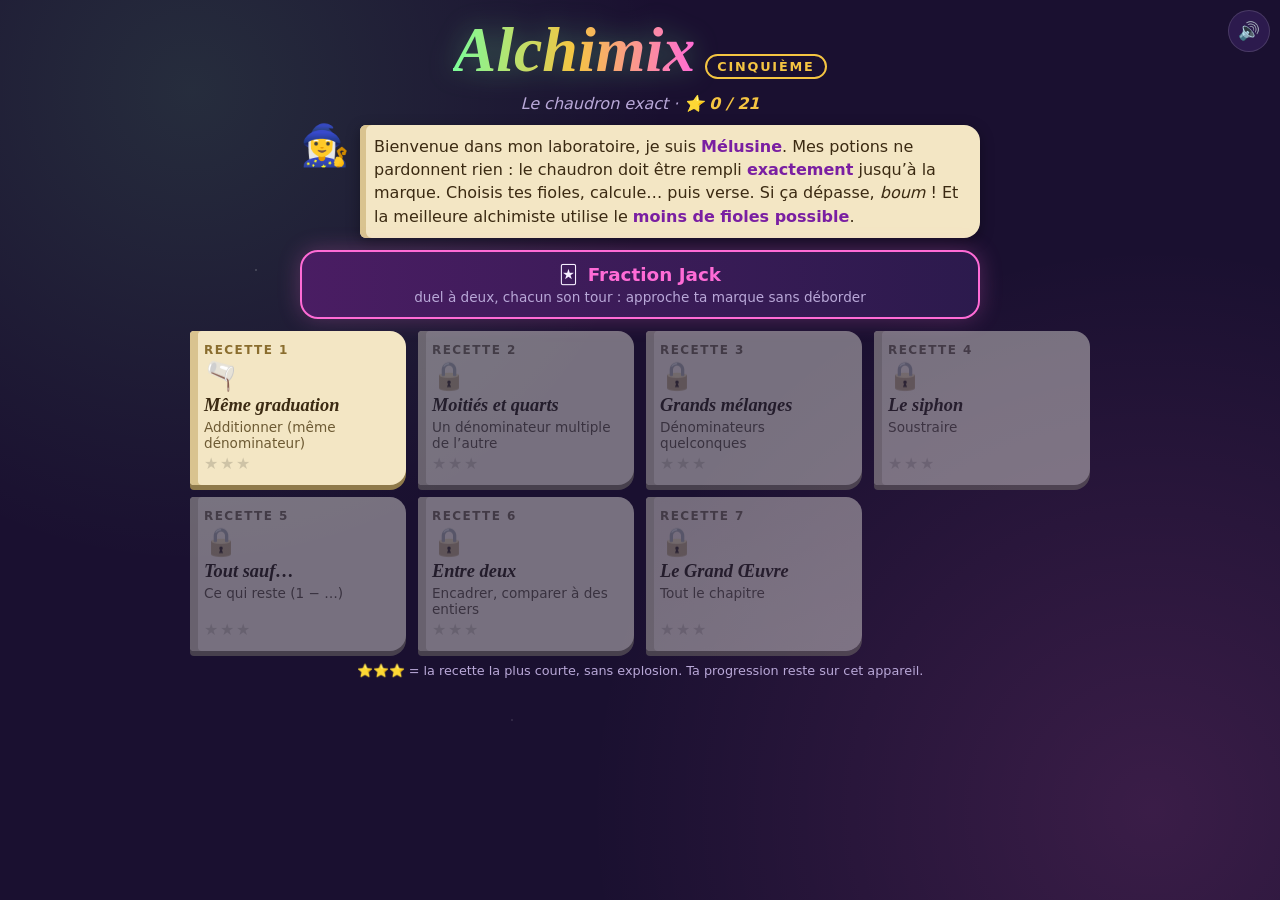
<file: jeu-alchimix/index.html>
<!doctype html>
<html lang="fr">
<head>
  <meta charset="utf-8">
  <meta name="viewport" content="width=device-width, initial-scale=1, viewport-fit=cover">
  <meta name="theme-color" content="#1a1030">
  <title>Alchimix · cinquième — les fractions</title>
  <link rel="stylesheet" href="../jeux-commun/moteur.css?v=2026-11-21.2">
  <link rel="stylesheet" href="jeu.css?v=2026-11-21.2">
</head>
<body>
  <div id="app" class="app"></div>
  <button type="button" id="mute" class="mute" aria-label="Couper le son">🔊</button>
  <script src="../jeux-classes.js?v=2026-11-21.2"></script>
  <script src="../jeux-commun/moteur.js?v=2026-11-21.2"></script>
  <script src="jeu.js?v=2026-11-21.2"></script>
</body>
</html>
</file>
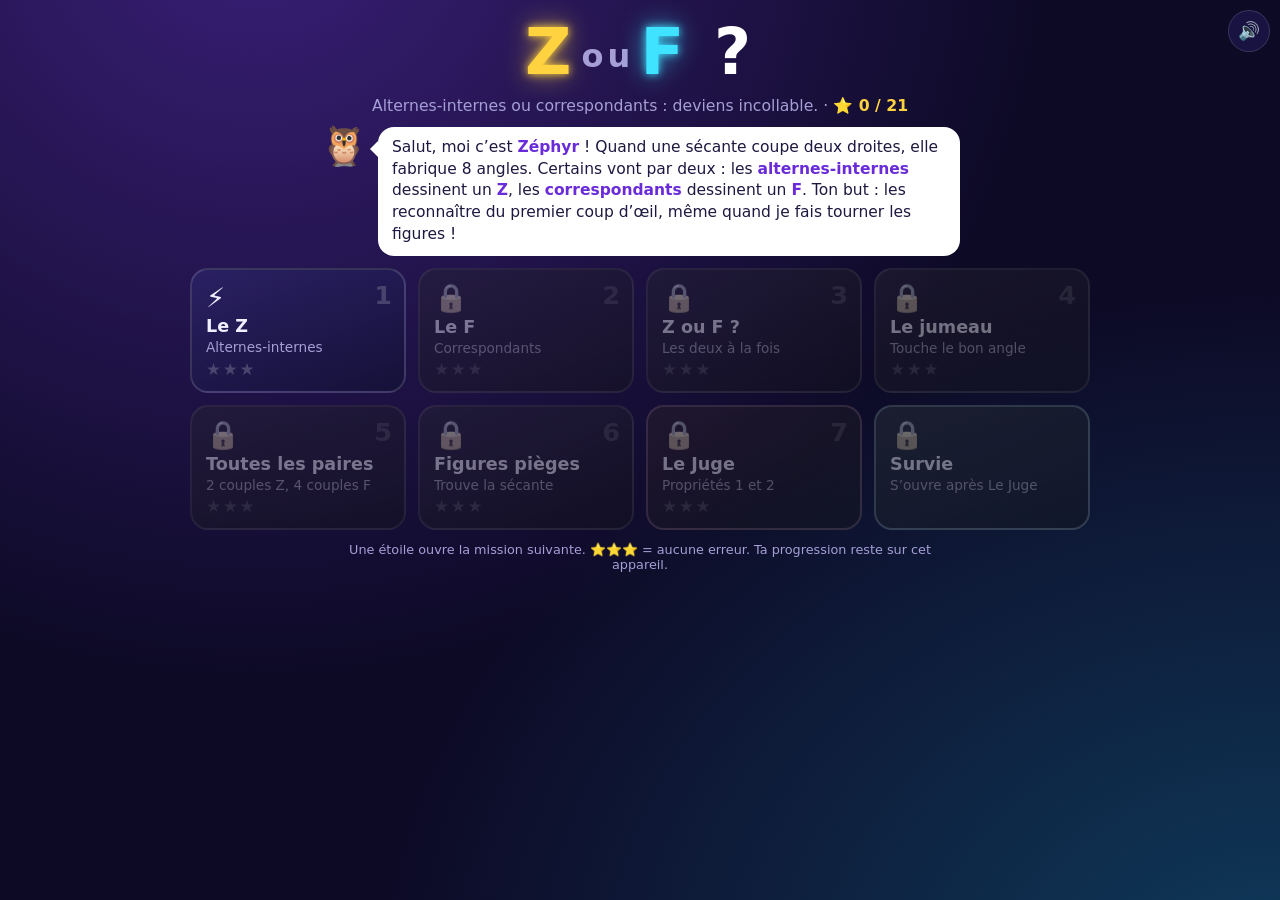
<file: jeu-angles/index.html>
<!doctype html>
<html lang="fr">
<head>
  <meta charset="utf-8">
  <meta name="viewport" content="width=device-width, initial-scale=1, viewport-fit=cover">
  <meta name="theme-color" content="#0d0a26">
  <title>Z ou F ? — alternes-internes et correspondants</title>
  <link rel="stylesheet" href="jeu.css?v=2026-11-18.2">
</head>
<body>
  <div id="app" class="app"></div>
  <button type="button" id="mute" class="mute" aria-label="Couper le son">🔊</button>
  <script src="jeu.js?v=2026-11-18.2"></script>
</body>
</html>
</file>
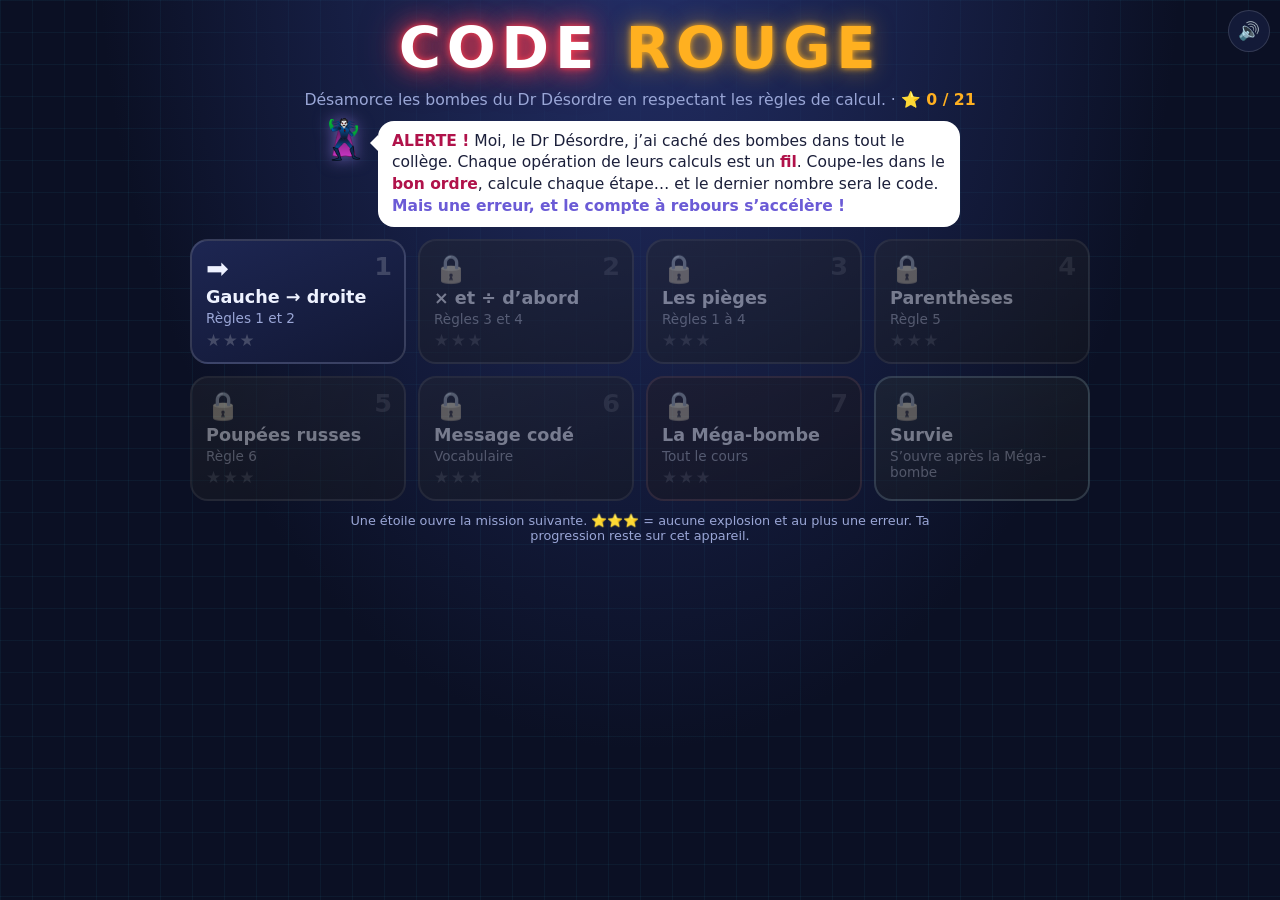
<file: jeu-calculs/index.html>
<!doctype html>
<html lang="fr">
<head>
  <meta charset="utf-8">
  <meta name="viewport" content="width=device-width, initial-scale=1, viewport-fit=cover">
  <meta name="theme-color" content="#0b1024">
  <title>Code Rouge — les règles de calcul</title>
  <link rel="stylesheet" href="jeu.css?v=2026-11-18.1">
</head>
<body>
  <div id="app" class="app"></div>
  <button type="button" id="mute" class="mute" aria-label="Couper le son">🔊</button>
  <script src="jeu.js?v=2026-11-18.1"></script>
</body>
</html>
</file>
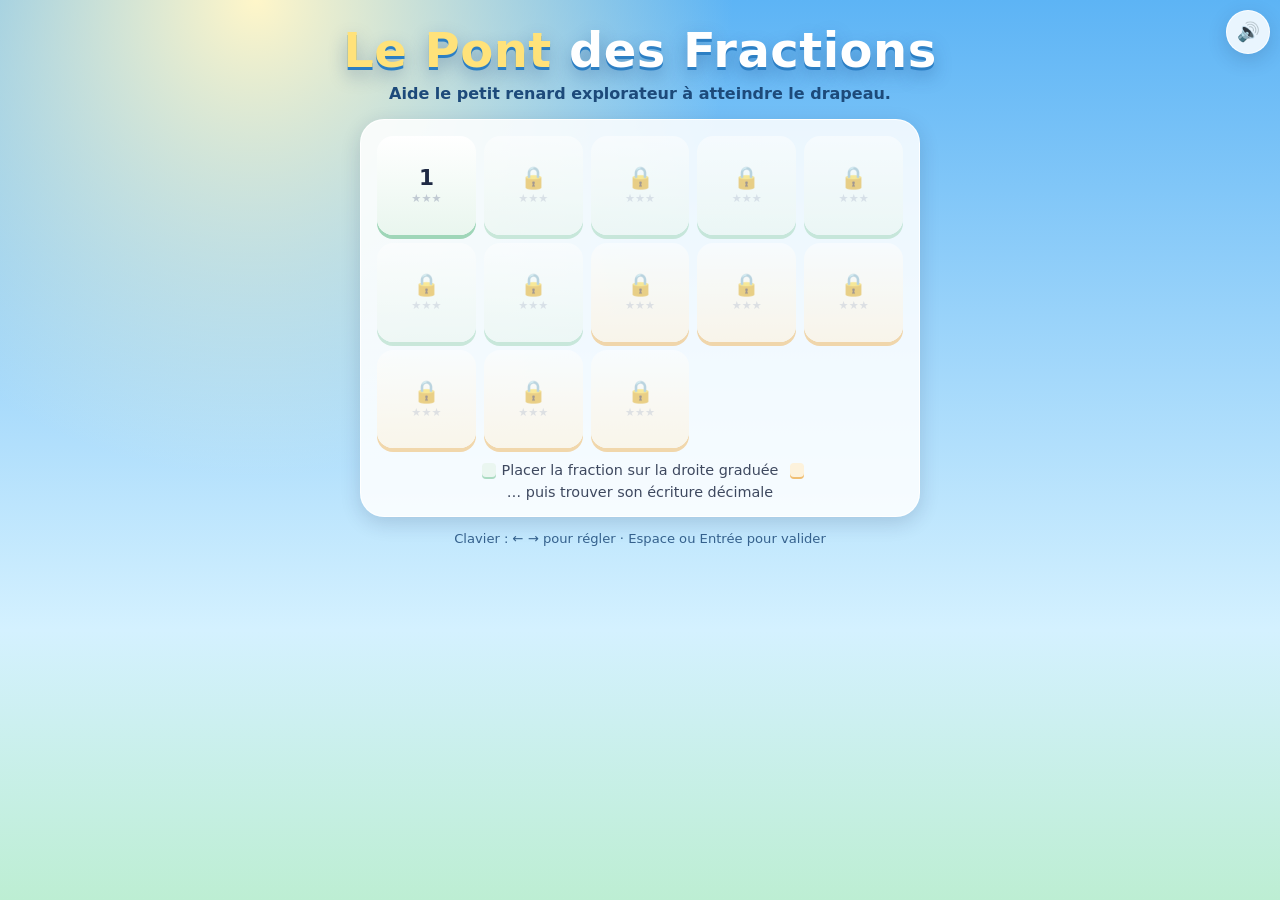
<file: jeu-fractions/index.html>
<!doctype html>
<html lang="fr">
<head>
  <meta charset="utf-8">
  <meta name="viewport" content="width=device-width, initial-scale=1, viewport-fit=cover, user-scalable=no">
  <meta name="theme-color" content="#8fd3ff">
  <title>Le Pont des Fractions</title>
  <script type="module" crossorigin src="./jeu.js?v=202611141441"></script>
  <link rel="stylesheet" crossorigin href="./jeu.css?v=202611141441">
</head>
<body>
  <div id="root"></div>
</body>
</html>
</file>
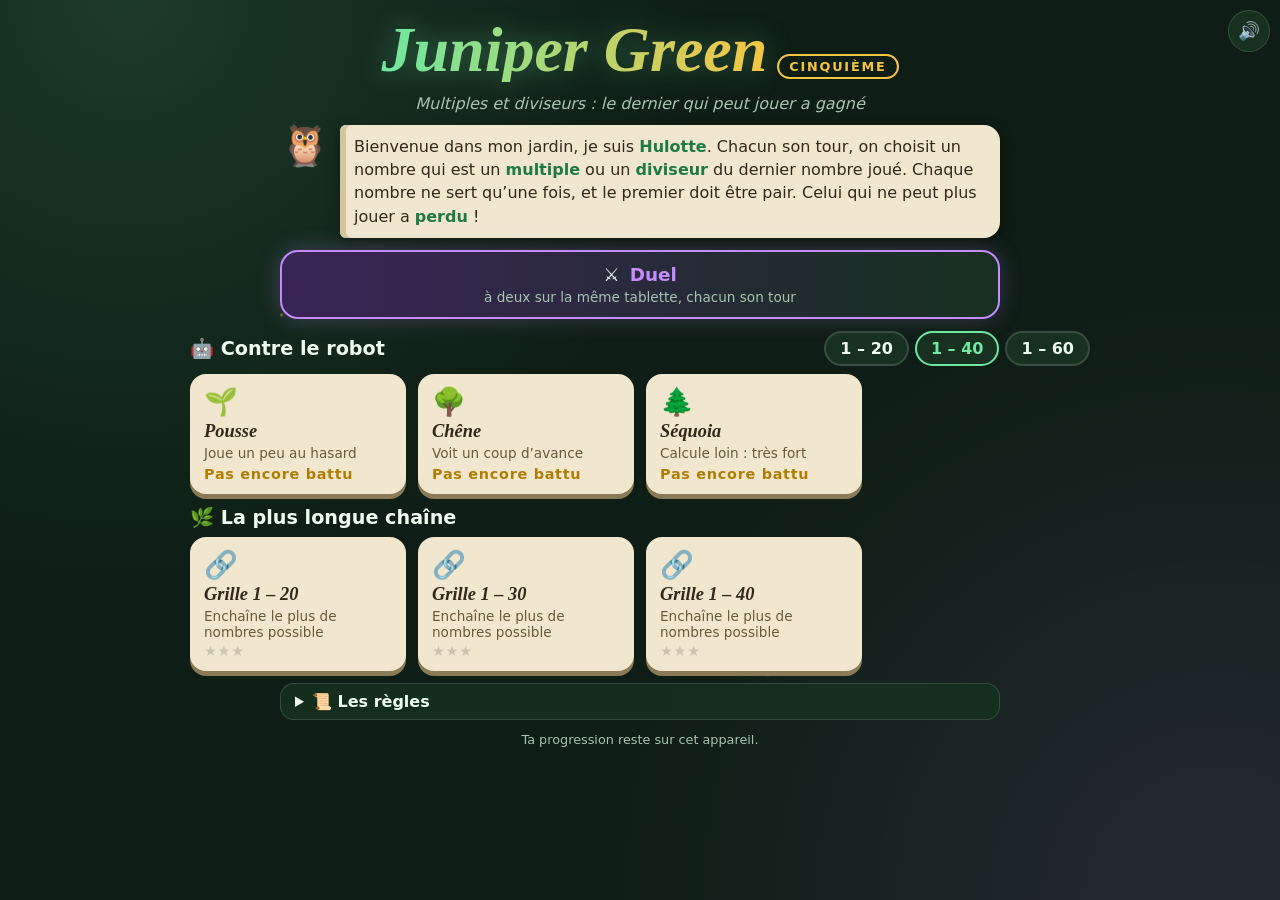
<file: jeu-juniper/index.html>
<!doctype html>
<html lang="fr">
<head>
  <meta charset="utf-8">
  <meta name="viewport" content="width=device-width, initial-scale=1, viewport-fit=cover">
  <meta name="theme-color" content="#0e1d15">
  <title>Juniper Green · cinquième — multiples et diviseurs</title>
  <link rel="stylesheet" href="../jeux-commun/moteur.css?v=2026-11-22.1">
  <link rel="stylesheet" href="jeu.css?v=2026-11-22.1">
</head>
<body>
  <div id="app" class="app"></div>
  <button type="button" id="mute" class="mute" aria-label="Couper le son">🔊</button>
  <script src="../jeux-classes.js?v=2026-11-22.1"></script>
  <script src="../jeux-commun/moteur.js?v=2026-11-22.1"></script>
  <script src="jeu.js?v=2026-11-22.1"></script>
</body>
</html>
</file>
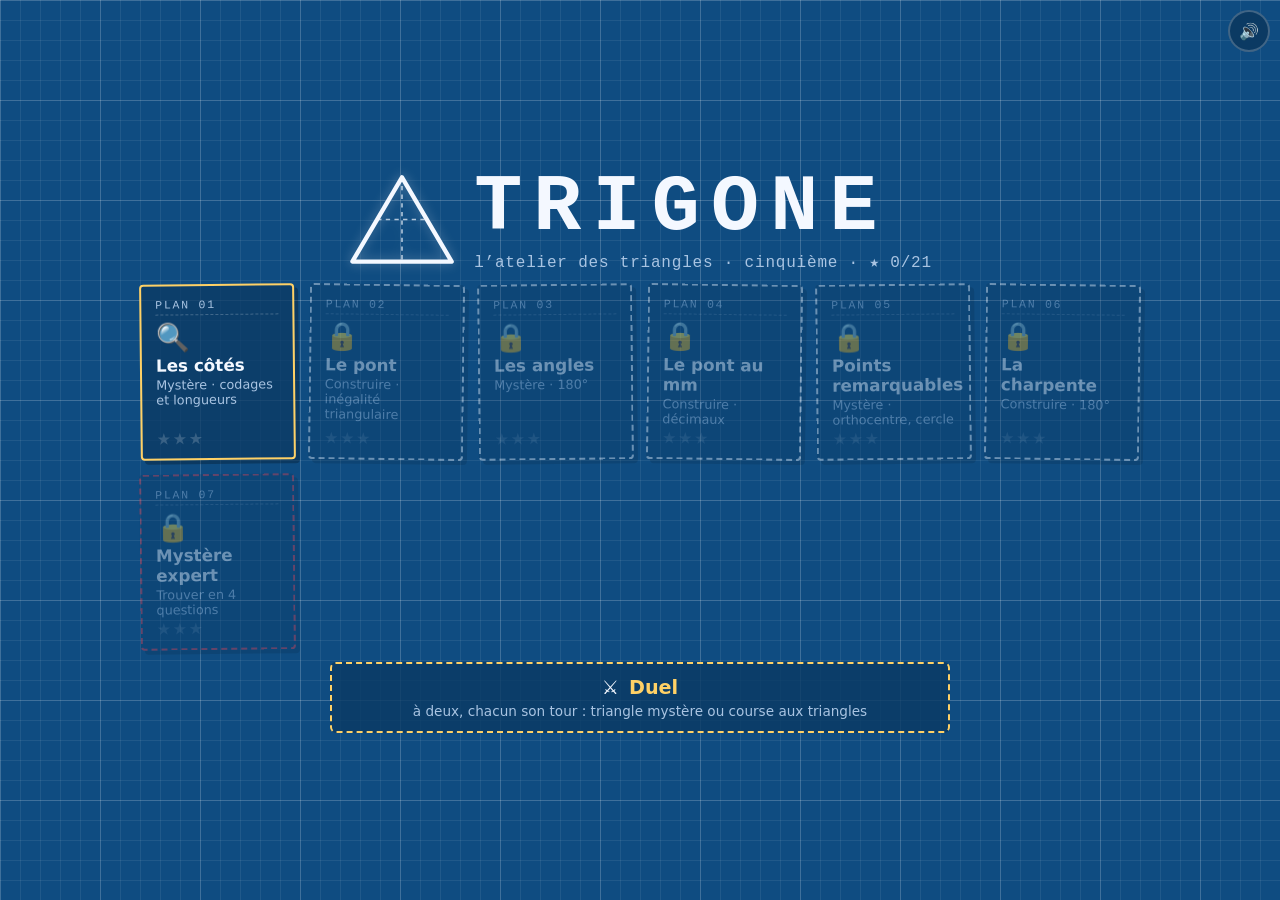
<file: jeu-trigone/index.html>
<!doctype html>
<html lang="fr">
<head>
  <meta charset="utf-8">
  <meta name="viewport" content="width=device-width, initial-scale=1, viewport-fit=cover">
  <meta name="theme-color" content="#0f4c81">
  <title>Trigone · cinquième — les triangles</title>
  <link rel="stylesheet" href="../jeux-commun/moteur.css?v=2026-11-24.1">
  <link rel="stylesheet" href="jeu.css?v=2026-11-24.1">
</head>
<body data-niveau="5">
  <div id="app" class="app"></div>
  <button type="button" id="mute" class="mute" aria-label="Couper le son">🔊</button>
  <script src="../jeux-classes.js?v=2026-11-24.1"></script>
  <script src="../jeux-commun/moteur.js?v=2026-11-24.1"></script>
  <script src="jeu.js?v=2026-11-24.1"></script>
</body>
</html>
</file>
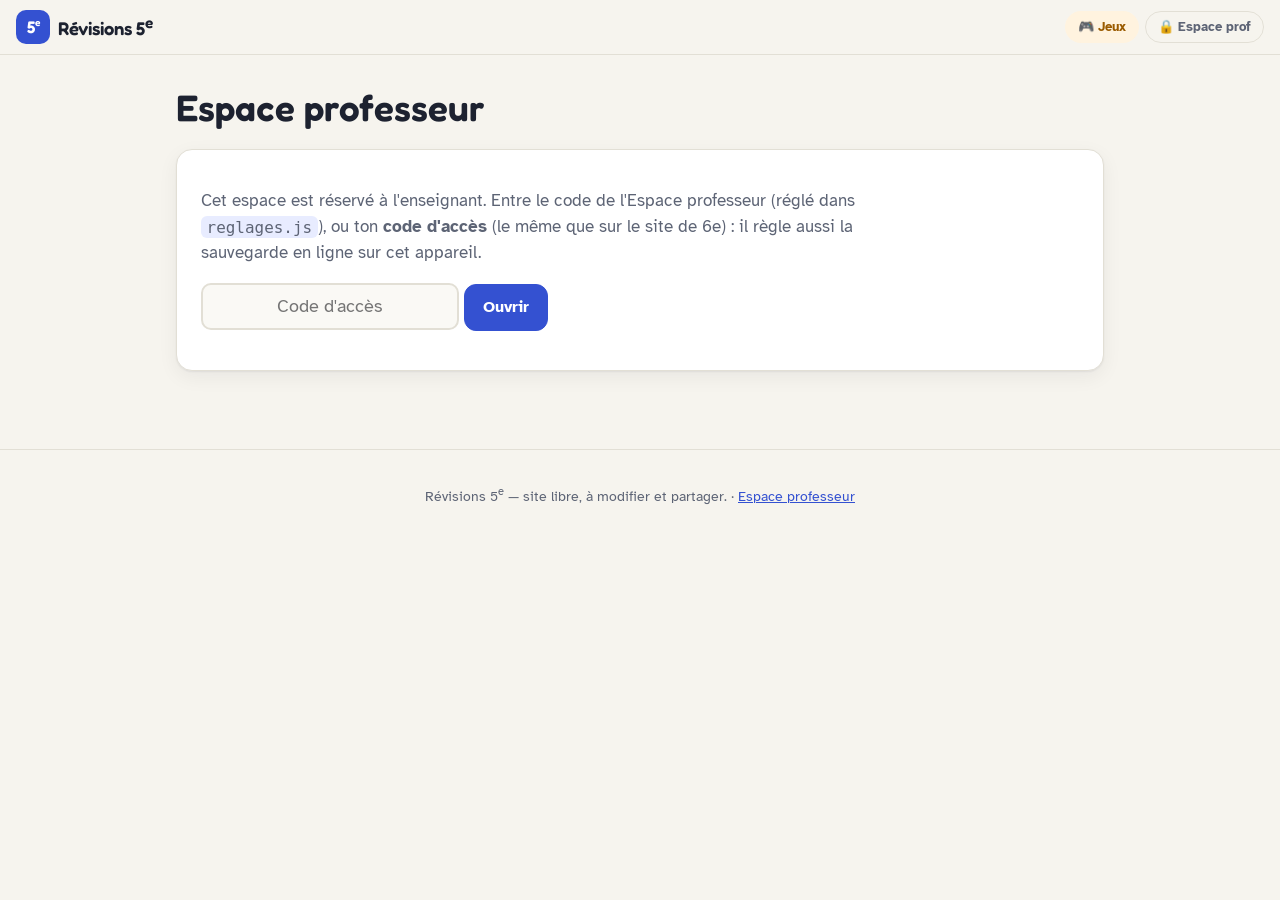
<file: classeur.html>
<!doctype html>
<html lang="fr">
<head>
<style id="gate-hide">html{visibility:hidden}</style>
<script src="reglages.js"></script>
<script>(function(){var c=(window.REGLAGES&&window.REGLAGES.codeProf)||'prof5e',ok=false;try{ok=localStorage.getItem('revisions5e-prof')===String(c).trim().toLowerCase()+':ok';}catch(e){}
if(!ok){location.replace('index.html#/prof');}else{var s=document.getElementById('gate-hide');if(s)s.remove();}})();</script>
<meta charset="utf-8">
<meta name="viewport" content="width=device-width, initial-scale=1">
<meta name="robots" content="noindex, nofollow">
<title>Classeur du professeur — Révisions 5e</title>
<link rel="preconnect" href="https://fonts.googleapis.com">
<link rel="preconnect" href="https://fonts.gstatic.com" crossorigin>
<link rel="stylesheet" href="https://fonts.googleapis.com/css2?family=Atkinson+Hyperlegible:wght@400;700&family=Fredoka:wght@500;600&display=swap">
<style>
/* Classeur 5e : barre de classe + onglets (Par créneau, Par chapitre, Plickers, Devoirs, Vue d'ensemble). */
:root{
  --bg:#f4f6f9; --surface:#ffffff; --ink:#1b2430; --muted:#5b6676; --line:#d7dde6;
  --accent:#0e6b5c; --accent-soft:#dff1ed;
  --rep:#1e7f45; --rep-soft:#ddf1e4;
  --ent:#0b4f8a; --ent-soft:#dde9f6;
  --def:#6c3483; --def-soft:#efe2f5;
  --ok:#a86b12; --danger:#b22222; --done:#1e7f45;
  --f-display:"Fredoka","Atkinson Hyperlegible",system-ui,sans-serif;
  --f-body:"Atkinson Hyperlegible",system-ui,-apple-system,"Segoe UI",sans-serif;
}
@media (prefers-color-scheme: dark){:root:not([data-theme="light"]){
  --bg:#11161d; --surface:#19212b; --ink:#e8edf3; --muted:#9ba7b6; --line:#2c3846;
  --accent:#5fd4c1; --accent-soft:#17352f;
  --rep:#5fcf8c; --rep-soft:#173426; --ent:#7fb3e6; --ent-soft:#18304a; --def:#c895e0; --def-soft:#33213d;
  --ok:#e3b45a; --danger:#ff7b72; --done:#5fcf8c; color-scheme:dark}}
*{box-sizing:border-box}
[hidden]{display:none!important}
body{background:var(--bg);color:var(--ink);font-family:var(--f-body);font-size:16px;line-height:1.45;margin:0;
  padding-left:max(16px,env(safe-area-inset-left,0px));padding-right:max(16px,env(safe-area-inset-right,0px));padding-block:20px 48px}
.wrap{max-width:1100px;margin:0 auto;display:flex;flex-direction:column;gap:16px}
h1,h2,h3{font-family:var(--f-display);text-wrap:balance;margin:0}
h1{font-size:1.55rem;font-weight:700}
h2{font-size:1.1rem;font-weight:700}
h3{font-size:1rem;font-weight:700}
button,select,input,textarea{font:inherit;color:inherit}
button{cursor:pointer}
:focus-visible{outline:3px solid var(--accent);outline-offset:2px}
a{color:var(--accent)}
.top{display:flex;flex-wrap:wrap;gap:12px;align-items:center;justify-content:space-between}
.status{font-size:.85rem;color:var(--muted)}
.backlinks{font-size:.9rem;margin:0 0 4px}
.bar,.row{display:flex;flex-wrap:wrap;gap:8px;align-items:center}
.chip{border:1px solid var(--line);background:var(--surface);border-radius:999px;padding:8px 14px;min-height:44px}
.chip[aria-pressed="true"]{background:var(--accent);border-color:var(--accent);color:var(--surface);font-weight:700}
.btn{border:1px solid var(--line);background:var(--surface);border-radius:10px;padding:8px 14px;min-height:44px;text-decoration:none;color:var(--ink);display:inline-flex;align-items:center}
.btn.primary{background:var(--accent);border-color:var(--accent);color:var(--surface);font-weight:700}
.btn.danger{color:var(--danger);border-color:var(--danger)}
.btn.small{min-height:38px;padding:6px 10px;font-size:.92rem}
.mini{border:1px solid var(--line);background:var(--bg);border-radius:8px;padding:2px 8px;font-size:.78rem;color:var(--muted);min-height:26px}
.mini:hover{border-color:var(--accent);color:var(--accent)}
.tabs{display:flex;gap:4px;border-bottom:2px solid var(--line);overflow-x:auto}
.tabs button{border:0;background:transparent;padding:10px 16px;min-height:44px;font-family:var(--f-display);font-weight:500;color:var(--muted);border-bottom:3px solid transparent;margin-bottom:-2px;white-space:nowrap}
.tabs button[aria-selected="true"]{color:var(--accent);border-bottom-color:var(--accent);font-weight:700}
.seg{display:inline-flex;flex-wrap:wrap;border:1px solid var(--line);border-radius:12px;overflow:hidden;background:var(--surface)}
.seg button{border:0;background:transparent;padding:10px 14px;min-height:44px}
.seg button[aria-pressed="true"]{background:var(--accent-soft);font-weight:700;color:var(--accent)}
.panel{background:var(--surface);border:1px solid var(--line);border-radius:14px;padding:16px;display:flex;flex-direction:column;gap:12px;min-width:0}
.hint{font-size:.9rem;color:var(--muted);margin:0}
.warn{font-size:.9rem;color:var(--danger);margin:0}
label{font-weight:700;font-size:.95rem}
input[type=text],input[type=url],textarea{width:100%;border:1px solid var(--line);border-radius:10px;padding:10px 12px;background:var(--bg)}
input[type=date]{border:1px solid var(--line);border-radius:10px;padding:8px 10px;background:var(--bg)}
select{border:1px solid var(--line);border-radius:8px;padding:6px 8px;background:var(--bg);min-height:38px}
.confirm{border:1px solid var(--danger);border-radius:10px;padding:10px 12px;display:flex;flex-wrap:wrap;gap:10px;align-items:center}
.progress{display:flex;align-items:center;gap:12px;flex-wrap:wrap}
.meter{flex:1 1 200px;height:12px;border-radius:999px;background:var(--bg);border:1px solid var(--line);overflow:hidden}
.meter i{display:block;height:100%;background:var(--done)}
.chap{display:flex;flex-direction:column;gap:8px}
.chap>h2{padding-top:6px}
details.seance{background:var(--surface);border:1px solid var(--line);border-radius:12px;min-width:0}
details.seance[open]{border-color:var(--accent)}
details.seance.done{opacity:.86}
details.seance>summary{list-style:none;cursor:pointer;padding:12px 14px;display:flex;gap:12px;align-items:center;flex-wrap:wrap}
details.seance>summary::-webkit-details-marker{display:none}
.sid{font-family:var(--f-display);font-weight:700;font-variant-numeric:tabular-nums;min-width:4.6em;color:var(--accent)}
.stitle{flex:1;min-width:200px}
.stitle small{display:block;color:var(--muted);font-size:.85rem}
.tag{font-size:.75rem;font-weight:700;border-radius:999px;padding:3px 9px;white-space:nowrap;border:1px solid currentColor}
.tag.fait{color:var(--done)} .tag.eval{color:var(--danger)} .tag.extra{color:var(--accent)} .tag.plk{color:var(--ent)} .tag.dev{color:var(--def)}
.tag .x{border:0;background:transparent;font-size:1rem;line-height:1;padding:0 2px;color:var(--muted)}
.sbody{padding:0 14px 14px;display:flex;flex-direction:column;gap:12px}
.sgrid{display:grid;grid-template-columns:repeat(auto-fit,minmax(260px,1fr));gap:12px}
.box{border:1px solid var(--line);border-radius:10px;padding:12px;display:flex;flex-direction:column;gap:8px;min-width:0}
.box h3{font-size:.85rem;text-transform:uppercase;letter-spacing:.05em;color:var(--muted)}
.docs{display:flex;flex-wrap:wrap;gap:6px;margin-top:6px}
.docs .btn.mini,.row .btn.mini{text-decoration:none}
.btn.mini.prof{border-style:dashed}
.box.ed{background:#f6f9fd}
.edgrid{display:grid;grid-template-columns:1fr 1fr;gap:14px}
@media (max-width:760px){.edgrid{grid-template-columns:1fr}}
.edtxt{white-space:pre-wrap;font:inherit;font-size:.9rem;line-height:1.45;background:#fff;border:1px solid var(--line);border-radius:8px;padding:8px 10px;margin:6px 0 8px;user-select:all}
.devoir{background:var(--bg);border-radius:8px;padding:10px 12px;line-height:1.55}
.devoir p{margin:0 0 6px}
.act p{margin:0 0 6px} .act ul{margin:0 0 6px;padding-left:20px}
.now{font-family:var(--f-display);font-size:1.05rem;margin:0;padding:10px 12px;border-radius:10px;background:var(--accent-soft);color:var(--ink)}
.now b{color:var(--accent)}
ol.deroule{list-style:none;margin:0;padding:0;display:flex;flex-direction:column;gap:4px}
ol.deroule li{display:flex;gap:10px;align-items:baseline;padding:4px 8px;border-radius:8px;border-left:4px solid var(--line);background:var(--bg)}
ol.deroule .tps{font-variant-numeric:tabular-nums;color:var(--muted);min-width:4.6em;font-size:.9rem}
ol.deroule .lib{font-weight:700;margin-right:4px}
ol.deroule li.y-v{border-left-color:var(--danger)} ol.deroule li.y-q{border-left-color:var(--ent)} ol.deroule li.y-a{border-left-color:var(--def)} ol.deroule li.y-e{border-left-color:var(--rep)}
.edt{border:1px solid var(--line);border-radius:12px;padding:12px;display:flex;flex-direction:column;gap:10px}
.edtrows{display:flex;flex-direction:column;gap:8px}
.check{display:flex;gap:10px;align-items:center;flex-wrap:wrap}
details.inner>summary{cursor:pointer;font-weight:700;color:var(--accent);padding:4px 0}
.quiz{display:flex;flex-direction:column;gap:10px;padding-top:6px}
.qz{border:1px solid var(--line);border-radius:10px;padding:8px 10px;background:var(--bg)}
.qline{display:flex;gap:8px;align-items:baseline;flex-wrap:wrap}
.qn{font-family:var(--f-display);font-weight:700;color:var(--accent)}
.qt{flex:1;min-width:200px;font-weight:700}
ul.qopts{list-style:none;margin:6px 0 0;padding:0;display:grid;grid-template-columns:repeat(auto-fit,minmax(220px,1fr));gap:4px 12px}
ul.qopts li{display:flex;gap:8px;align-items:baseline;flex-wrap:wrap}
ul.qopts li b{color:var(--ent)}
ul.qopts li.good span:not(.chk){font-weight:700}
.chk{color:var(--done);font-weight:700}
ul.lignes{list-style:none;margin:0;padding:0;display:flex;flex-direction:column;gap:4px}
ul.lignes li{display:flex;gap:10px;align-items:baseline;flex-wrap:wrap;padding:4px 8px;border-radius:8px;background:var(--bg)}
.empty{text-align:center;padding:28px 16px;display:flex;flex-direction:column;gap:12px;align-items:center}
.empty p{max-width:56ch;margin:0}
.scroll{overflow-x:auto;border:1px solid var(--line);border-radius:14px;background:var(--surface)}
table.ov{border-collapse:collapse;width:100%;min-width:760px;font-size:.92rem}
table.ov th,table.ov td{border-bottom:1px solid var(--line);padding:6px 8px;text-align:left;vertical-align:top}
table.ov thead th{background:var(--accent-soft)}
table.ov tr.dn td{color:var(--muted)}
.sync{border-top:1px solid var(--line);padding-top:12px;margin-top:12px;display:flex;flex-direction:column;gap:8px}
.sync h3{margin:0;font-size:1.05rem}
#syncAlert{border-color:var(--danger);margin-bottom:10px}
#syncAlert p{margin:0 0 8px}
.filebtn{position:relative;overflow:hidden}
.filebtn input{position:absolute;inset:0;opacity:0;cursor:pointer}
@media (max-width:520px){h1{font-size:1.3rem}details.seance>summary{flex-wrap:wrap}}
@media print{
  body{background:#fff;color:#000;padding:0}
  .noprint,.tabs,.bar,.backlinks,#manage,.savebox,.status{display:none!important}
  .panel,.scroll{border:0;padding:0}
  table.ov{min-width:0;font-size:11pt}
}
</style>
</head>
<body>
<div class="wrap">
  <div class="top">
    <div>
      <p class="backlinks"><a href="index.html#/prof">← Espace professeur</a> · <a href="index.html">Retour au site</a></p>
      <h1>Classeur · 5e · du 4 novembre au 17 décembre</h1>
    </div>
    <div class="status" id="status" aria-live="polite">Chargement…</div>
  </div>
  <div id="syncAlert" class="panel" hidden role="alert"></div>
  <div class="bar" id="classBar"></div>
  <div id="manage" class="panel" hidden></div>
  <div class="tabs" role="tablist" id="tabs"></div>
  <div id="main"></div>
  <div class="panel savebox">
    <h2>Sauvegarde</h2>
    <p class="hint">Tes classes et ton suivi sont enregistrés dans ce navigateur, sur cet appareil. Pour les garder ailleurs ou les passer sur un autre appareil, fais une sauvegarde dans un fichier.</p>
    <div class="row"><button class="btn" id="btnExport">💾 Sauvegarder dans un fichier</button>
    <label class="btn filebtn">📂 Restaurer une sauvegarde<input type="file" id="fileImport" accept="application/json,.json"></label></div>
    <div class="sync" id="syncBox"></div>
  </div>
</div>
<script>
/* =========================================================
   CLASSEUR 5e — données de la période et moteur de planification
   (15 séances de 1h25 : mer. 4 nov. → jeu. 17 déc. 2026)
   Ordre : Proportionnalité → Angles → Fractions 2 → Divisibilité.
   Le moteur est celui du classeur 6e : les séances forment un « flux » de blocs minutés
   que les créneaux de la classe consomment dans l'ordre ; si un créneau est annulé ou
   pas fini, la suite se décale, et les temps d'exercices (blocs souples) se raccourcissent.
   ========================================================= */
const B = (m, y, t, o) => Object.assign({ m, y, t }, o || {});
// y : r = cours / oral · a = activité, jeu · e = exercices (souple) · v = évaluation · q = Plickers

const CH = {
  prop: { nom: 'Proportionnalité (partie 1)', n: 1, site: 'proportionnalite', poids: '2 semaines' },
  ang: { nom: 'Angles', n: 2, site: 'angles', poids: '1 semaine' },
  fr: { nom: 'Fractions (partie 2)', n: 3, site: 'fractions2', poids: '1,5 semaine' },
  div: { nom: 'Divisibilité', n: 4, site: 'divisibilite', poids: '1,5 semaine' },
};

/* pages du site (index.html) : [chapitre, page, libellé] */
const PAGES = {
  proportionnalite: { tableaux: 'Tableaux de proportionnalité', problemes: 'Problèmes', pourcentages: 'Pourcentages', echelles: 'Échelles, durées et vitesses' },
  angles: { triangles: 'Angles dans un triangle', parallelisme: 'Angles et parallèles' },
  fractions2: { denominateur: 'Même dénominateur', comparer: 'Comparer et encadrer', addsub: 'Additionner et soustraire' },
  divisibilite: { division: 'Division euclidienne', multiples: 'Multiples et diviseurs', criteres: 'Critères et nombres premiers' },
};

const SEANCES = [
  /* ============ PROPORTIONNALITÉ (2 semaines) ============ */
  { id: 'N1', ch: 'prop', k: 'Proportionnalité · séance 1', t: 'Évaluation Fractions (partie 1), puis reconnaître un tableau de proportionnalité',
    cours: 'Partie 1, paragraphe 1', mat: 'calculatrice',
    prep: 'Préparer et imprimer la petite évaluation de Fractions (partie 1) : Espace professeur → Contrôle sur papier, compétences du chapitre 3, durée ≈ 30 min. Imprimer pour chaque élève le cours « Proportionnalité » (élève) et la fiche d\'exercices, en recto-verso. Projeter la fiche à projeter, séance 1.',
    act: 'Thalès et l\'arbre',
    actD: '<p>Projeter « Thalès et la pyramide », puis l\'activité (sur la fiche à projeter) : une perche de 1 m a une ombre de 0,8 m, l\'ombre d\'un arbre mesure 6 m ; quelle est sa hauteur ? Les élèves cherchent 3 minutes seuls, puis on construit le tableau ensemble : <b>la hauteur et l\'ombre sont proportionnelles</b>, l\'arbre mesure 6 ÷ 0,8 = 7,5 m.</p>',
    b: [
      B(30, 'v', 'Évaluation Fractions (partie 1), 30 min, puis ramassage', { g: 'Évaluation Fractions (partie 1)', edch: 'Fractions (partie 1)', ed: 'Évaluation (30 min) sur le chapitre Fractions, partie 1.' }),
      B(8, 'q', 'Plickers : prérequis, multiplier et diviser, proportionnalité de 6e', { ed: 'Questions de rappel : multiplier, diviser, situations de proportionnalité vues en 6e.' }),
      B(10, 'a', 'Accroche « Thalès et la pyramide », activité « Mesurer un arbre avec son ombre »', { ed: 'Activité : mesurer la hauteur d\'un arbre grâce à son ombre (la méthode de Thalès).' }),
      B(20, 'r', 'Cours partie 1.1 : tableau de proportionnalité, coefficient, méthode « Reconnaître »', { ed: 'Cours : reconnaître un tableau de proportionnalité ; le coefficient de proportionnalité.' }),
      B(17, 'e', 'Exercices 1 à 3 (proportionnel ou pas, taxi)', { min: 8, ex: ['prop', 1, 3] }),
    ] },
  { id: 'N2', ch: 'prop', k: 'Proportionnalité · séance 2', t: 'Le puzzle agrandi, compléter un tableau, les quatre méthodes',
    cours: 'Partie 1, paragraphe 2', mat: 'calculatrice, règle, équerre, ciseaux',
    prep: 'Imprimer la fiche « Le puzzle de Brousseau » (une par groupe) et préparer une enveloppe par groupe avec les 6 pièces du modèle en vraie grandeur, découpées. Feuilles blanches pour les pièces agrandies. Groupes de 6 (ou de 3, deux pièces chacun). Quatre zones du tableau pour l\'activité de Violette. Projeter la fiche à projeter, séance 2. Le devoir de cette séance est à donner en fin de journée.',
    act: 'Le puzzle de Brousseau, puis Violette va au cinéma',
    actD: '<p><b>Le puzzle de Brousseau (40 min).</b> Chaque groupe reconstitue d\'abord le carré de 10 cm avec les 6 pièces (5 min). Consigne d\'agrandissement : <b>« le côté qui mesure 4 cm doit mesurer 7 cm »</b>. Chaque élève agrandit <b>seul</b> sa pièce, sans se concerter, puis le groupe tente de reconstituer le carré. Beaucoup ajoutent 3 cm partout : les pièces ne s\'emboîtent plus. Bilan : il faut <b>multiplier toutes les longueurs par le même nombre</b> (7 ÷ 4 = 1,75) ; on obtient un carré de 17,5 cm. Pour les groupes rapides : le côté de 6 cm devient 7 cm (coefficient 7 ÷ 6). Animation à montrer pour le bilan et à revoir à la maison : bouton « Le puzzle agrandi » sur le site.</p><p><b>Violette va au cinéma.</b> Situation projetée : « 4 places de cinéma coûtent 36 €. Combien coûtent 6 places ? » Quatre groupes, <b>une méthode imposée chacun</b> (consignes sur la fiche à projeter) : coefficient, multiplication (× 1,5), addition (4 + 2), passage à l\'unité. Chaque groupe présente au tableau ; la classe compare et dégage « Quelle méthode choisir ? ».</p>',
    b: [
      B(40, 'a', 'Puzzle de Brousseau : reconstituer le carré, l\'agrandir (4 cm → 7 cm), bilan « on multiplie, on n\'ajoute pas »', { min: 30, ed: 'Activité en groupes : le puzzle de Brousseau (agrandir une figure en multipliant toutes les longueurs par le même nombre).' }),
      B(12, 'a', 'Activité « Violette va au cinéma » : une méthode par groupe', { ed: 'Activité en groupes : quatre méthodes pour résoudre le même problème (« Violette va au cinéma »).' }),
      B(15, 'r', 'Cours partie 1.2 : les quatre méthodes, quelle méthode choisir', { ed: 'Cours : résoudre un problème de proportionnalité (coefficient, multiplication, addition, passage à l\'unité).' }),
      B(10, 'e', 'Exercices 6 à 8 (4, 5 et 9 en autonomie s\'il reste du temps)', { min: 5, ex: ['prop', 6, 8], ed: 'Exercices 6 à 8 de la fiche d\'exercices.' }),
      B(8, 'q', 'Plickers (fin) : compléter un tableau de proportionnalité', { ed: 'Questions-bilan sur les tableaux de proportionnalité.' }),
    ] },
  { id: 'N3', ch: 'prop', k: 'Proportionnalité · séance 3', t: 'Les pourcentages',
    cours: 'Partie 2', mat: 'calculatrice',
    prep: 'Projeter la fiche à projeter, séance 3 (diapo « Les courses en soldes »). Vérifier que chacun a ses mesures de chambre (devoir).',
    act: 'Les courses en soldes',
    liens: [['🎬 Vidéo : l\'erreur d\'un journaliste (pourcentages)', 'https://www.youtube.com/watch?v=gLbsxj8mv-U', 'Vidéo : analyse de l\'erreur d\'un journaliste']],
    actD: '<p>Diapo « Les courses en soldes » : six articles qui plaisent aux élèves (manga 8 €, carte Roblox 25 €, ballon 20 €, sweat 35 €, écouteurs 40 €, baskets 60 €). Plus on achète, plus la remise sur le panier est grande : 1 article −10 %, 2 articles −20 %, 3 −30 %, 4 −40 %, 5 et plus −50 %. Les élèves calculent le prix payé pour trois paniers (7,20 € ; 36 € ; 35,40 €), puis relèvent le défi : composer le plus gros panier avec 50 € (ex. 5 articles pour 96 €, soit 48 € après −50 %). Méthode à faire dire : total du panier → montant de la remise → prix à payer.</p>',
    b: [
      B(5, 'r', 'Vérifier les mesures de la chambre (devoir) ; rappel de la séance précédente', { ed: 'Vérification du travail à la maison (mesures de la chambre).' }),
      B(12, 'a', 'Activité « Les courses en soldes » : remise selon le nombre d\'articles, prix à payer', { ed: 'Activité : calculer le prix d\'un panier en soldes.' }),
      B(18, 'r', 'Cours partie 2.1 : appliquer un pourcentage (35 % de 600), pourcentages à connaître, calcul d\'une remise', { ed: 'Cours : appliquer un pourcentage ; les pourcentages à connaître (50 %, 25 %, 10 %…).', lien: ['Vidéo : analyse de l\'erreur d\'un journaliste', 'https://www.youtube.com/watch?v=gLbsxj8mv-U'] }),
      B(15, 'r', 'Cours partie 2.2 : calculer un pourcentage (8 sur 25 = 32 %)', { ed: 'Cours : calculer un pourcentage.' }),
      B(27, 'e', 'Exercices 10 à 14 (le 15 pour aller plus loin)', { min: 10, ex: ['prop', 10, 15], ed: 'Exercices 10 à 14 de la fiche d\'exercices (15 pour aller plus loin).' }),
      B(8, 'q', 'Plickers (fin) : pourcentages', { ed: 'Questions-bilan sur les pourcentages.' }),
    ] },
  { id: 'N4', ch: 'prop', k: 'Proportionnalité · séance 4', t: 'Les échelles : le plan de ma chambre',
    cours: 'Partie 3', mat: 'règle graduée, crayon, gomme, crayons de couleur, calculatrice, mesures de la chambre',
    prep: 'Papier quadrillé ou millimétré (une feuille par élève). Projeter la fiche à projeter, séance 4. Le devoir de cette séance (révision) est à donner en fin de journée.',
    act: 'Le plan de ma chambre',
    actD: '<p>Avec les mesures relevées à la maison, chaque élève utilise l\'échelle 1/50, calcule dans un tableau les dimensions du plan (on divise par 50), puis trace le plan à la règle sur papier quadrillé. Il indique l\'échelle et nomme les meubles. Ceux qui ont oublié leurs mesures prennent la chambre « type » de la fiche à projeter (350 cm sur 280 cm, lit de 190 cm sur 90 cm).</p><p>Bilan : que se passe-t-il avec l\'échelle 1/10 ? avec 1/200 ?</p>',
    b: [
      B(6, 'r', 'Questions flash : 10 %, 25 %, 50 %, 75 % d\'un nombre', { ed: 'Calcul mental : pourcentages simples.' }),
      B(18, 'r', 'Cours partie 3 : échelles (appliquer, calculer)', { ed: 'Cours : les échelles (calculer une longueur réelle, calculer une échelle).' }),
      B(30, 'a', 'Activité « Le plan de ma chambre » : calculs et tracé à l\'échelle 1/50', { min: 20, ed: 'Activité : tracer le plan de sa chambre à l\'échelle 1/50.' }),
      B(23, 'e', 'Exercices 16 à 19 (randonnée, appartement, échelles, carte au trésor)', { min: 6, ex: ['prop', 16, 19] }),
      B(8, 'q', 'Plickers (fin) : échelles', { ed: 'Questions-bilan sur les échelles.' }),
    ] },
  { id: 'N5', ch: 'prop', k: 'Proportionnalité · révisions et évaluation', t: 'Durées et distances, puis évaluation Proportionnalité',
    cours: 'Partie 4', mat: 'calculatrice',
    prep: 'Préparer l\'évaluation de Proportionnalité (Espace professeur → Contrôle sur papier, compétences du chapitre 4) et l\'imprimer.',
    act: '',
    b: [
      B(8, 'q', 'Plickers (début) : échelles, pourcentages, durées', { ed: 'Questions de révision avant l\'évaluation.' }),
      B(12, 'r', 'Cours partie 4 : durées et distances (12 km en trois quarts d\'heure, vitesse moyenne)', { ed: 'Cours : durées et distances, vitesse moyenne.' }),
      B(24, 'e', 'Correction du devoir de révision, exercices 20 à 23', { min: 8, ex: ['prop', 20, 23], ed: 'Correction de la fiche de révision ; exercices 20 à 23 de la fiche d\'exercices.' }),
      B(41, 'v', 'Évaluation Proportionnalité (40 min) et ramassage', { g: 'Proportionnalité · évaluation', ed: 'Évaluation : proportionnalité.' }),
    ] },

  /* ============ ANGLES (1 semaine) ============ */
  { id: 'N6', ch: 'ang', k: 'Angles · séance 1', t: 'Somme des angles, triangles rectangle, équilatéral, isocèle',
    cours: 'Parties 1 et 2', mat: 'ciseaux, crayons de couleur, rapporteur',
    prep: 'Imprimer pour chaque élève le cours « Angles » (élève) et la fiche d\'exercices. Une feuille blanche par élève pour l\'activité. Projeter la fiche à projeter, séance 1. Le devoir de cette séance est à donner en fin de journée.',
    act: 'Le triangle déchiré',
    actD: '<p>Chaque élève trace un grand triangle, colorie ses trois angles, <b>déchire</b> les trois coins et les place côte à côte, sommets réunis : ils forment un angle plat. Comparer avec les voisins (triangles aigus, obtus) : c\'est toujours 180°.</p>',
    b: [
      B(10, 'a', 'Activité « Le triangle déchiré »', { ed: 'Activité : le triangle déchiré (les trois angles d\'un triangle forment un angle plat).' }),
      B(14, 'r', 'Cours partie 1 : la somme des angles vaut 180°, méthode « troisième angle »', { ed: 'Cours : la somme des angles d\'un triangle est égale à 180°.' }),
      B(8, 'e', 'Exercices 1 et 4', { min: 5, ex: ['ang', 1, 4], ed: 'Exercices 1 et 4 de la fiche d\'exercices.' }),
      B(22, 'r', 'Cours partie 2 : triangles rectangle, équilatéral, isocèle ; méthodes isocèle et nature', { ed: 'Cours : les angles des triangles rectangles, équilatéraux et isocèles.' }),
      B(23, 'e', 'Exercices 2, 3, 5, 6 (et 7 pour aller plus loin)', { min: 10, ex: ['ang', 2, 7], ed: 'Exercices 2, 3, 5 et 6 de la fiche d\'exercices (le 7 pour aller plus loin).' }),
      B(8, 'q', 'Plickers (fin) : angles d\'un triangle', { ed: 'Questions-bilan sur les angles d\'un triangle.' }),
    ] },
  { id: 'N7', ch: 'ang', k: 'Angles · séance 2', t: 'Angles alternes-internes, correspondants et parallélisme',
    cours: 'Parties 3 et 4', mat: 'règle, équerre, rapporteur',
    prep: 'Projeter la fiche à projeter, séance 2 (figures des angles, modèle de rédaction).',
    act: 'Les bandes parallèles',
    actD: '<p>Chaque élève trace deux droites parallèles (règle et équerre) coupées par une sécante, numérote les 8 angles comme sur la figure projetée et les <b>mesure</b>. Conjecture de la classe : 1 = 3 = 5 = 7 et 2 = 4 = 6 = 8. On recommence avec deux droites non parallèles : ce n\'est plus vrai.</p>',
    b: [
      B(8, 'q', 'Plickers (début) : 180° et triangles particuliers', { ed: 'Questions de rappel sur les angles d\'un triangle.' }),
      B(6, 'r', 'Correction du devoir « Angles et triangles »', { ed: 'Correction du travail à la maison.' }),
      B(12, 'a', 'Activité « Les bandes parallèles » : mesurer 8 angles, conjecture', { ed: 'Activité : mesurer les angles formés par deux parallèles et une sécante.' }),
      B(16, 'r', 'Cours partie 3 : vocabulaire, angles alternes-internes et correspondants', { ed: 'Cours : angles opposés par le sommet, angles alternes-internes et correspondants.' }),
      B(18, 'r', 'Cours partie 4 : propriétés de parallélisme, rédiger une démonstration', { ed: 'Cours : angles et droites parallèles ; rédiger une démonstration (Je sais que… Or… Donc…).' }),
      B(25, 'e', 'Exercices 8 à 13 (le 14 en défi)', { min: 12, ex: ['ang', 8, 14], ed: 'Exercices 8 à 13 de la fiche d\'exercices (14 : défi).' }),
    ] },

  /* ============ FRACTIONS 2 (1,5 semaine) ============ */
  { id: 'N8', ch: 'fr', k: 'Fractions 2 · séance 1', t: 'Mettre au même dénominateur, comparer des fractions',
    cours: 'Parties 1 et 2', mat: 'ciseaux, crayons de couleur',
    prep: 'Imprimer pour chaque élève le cours « Fractions » (élève) et la fiche d\'exercices. Préparer des bandes de papier de 24 cm × 3 cm, 4 par élève. Projeter la fiche à projeter, séance 1. Le devoir de cette séance (révision Angles) est à donner en fin de journée.',
    act: 'Qui a la plus grande part ?',
    actD: '<p>Chaque élève reçoit 4 bandes identiques. Il les plie en 4, 8, 3 et 12 et colorie <b>3/4, 5/8, 2/3 et 7/12</b>. En superposant les bandes, il range les fractions. On justifie ensuite sans bande, avec le dénominateur 24 (figure de correction sur la fiche à projeter).</p>',
    b: [
      B(5, 'r', 'Questions flash : fractions égales, simplifier', { ed: 'Calcul mental : fractions égales, simplifier une fraction.' }),
      B(15, 'r', 'Cours partie 1 : mettre au même dénominateur (multiplier, ou diviser)', { ed: 'Cours : mettre deux fractions au même dénominateur.' }),
      B(14, 'e', 'Exercices 1 à 3', { min: 6, ex: ['fr', 1, 3] }),
      B(18, 'a', 'Activité « Qui a la plus grande part ? » (bandes de papier)', { ed: 'Activité : comparer des fractions avec des bandes de papier.' }),
      B(15, 'r', 'Cours partie 2 : comparer deux fractions, comparer à 1', { ed: 'Cours : comparer deux fractions.' }),
      B(10, 'e', 'Exercices 4 à 6', { min: 5, ex: ['fr', 4, 6] }),
      B(8, 'q', 'Plickers (fin) : même dénominateur, comparer', { ed: 'Questions-bilan : même dénominateur, comparer.' }),
    ] },
  { id: 'N9', ch: 'fr', k: 'Évaluation Angles · Fractions 2, séance 2', t: 'Évaluation Angles, puis encadrer une fraction',
    cours: 'Fractions : encadrer une fraction', mat: 'règle, équerre, rapporteur',
    prep: 'Préparer l\'évaluation d\'Angles (Espace professeur → Contrôle sur papier, compétences du chapitre 5) et l\'imprimer.',
    act: '',
    b: [
      B(8, 'q', 'Plickers (début) : révision Angles avant l\'évaluation', { ch: 'ang', g: 'Angles · évaluation', ed: 'Questions de révision avant l\'évaluation d\'angles.' }),
      B(5, 'r', 'Correction du devoir de révision « Angles : l\'essentiel »', { ch: 'ang', g: 'Angles · évaluation', ed: 'Correction de la fiche de révision.' }),
      B(41, 'v', 'Évaluation Angles (40 min) et ramassage', { ch: 'ang', g: 'Angles · évaluation', ed: 'Évaluation : angles.' }),
      B(11, 'r', 'Cours : encadrer une fraction par deux entiers consécutifs (18/5)', { g: 'Fractions 2 · séance 2', ed: 'Cours (fractions) : encadrer une fraction par deux nombres entiers consécutifs.' }),
      B(20, 'e', 'Exercices 7 à 9 (encadrer, droite graduée, vrai ou faux)', { g: 'Fractions 2 · séance 2', min: 8, ex: ['fr', 7, 9] }),
    ] },
  { id: 'N10', ch: 'fr', k: 'Fractions 2 · séance 3', t: 'Additionner et soustraire des fractions',
    cours: 'Partie 3', mat: 'cahier de brouillon',
    prep: 'Projeter la fiche à projeter, séance 3 (bingo : 12 résultats, puis les calculs un par un).',
    act: 'Bingo des fractions',
    actD: '<p>Les 12 résultats sont projetés : <b>1/2 ; 3/4 ; 3/2 ; 5/6 ; 7/8 ; 1 ; 13/12 ; 5/4 ; 7/6 ; 2 ; 5/3 ; 1/4</b>. Chaque élève en choisit 9 et les place dans une grille 3 × 3. Les 12 calculs sont projetés un par un (une page chacun) ; on barre le résultat s\'il est dans sa grille. Une ligne complète gagne (vérification avec la dernière page, qui donne toutes les réponses).</p>',
    b: [
      B(6, 'r', 'Questions flash : comparer, encadrer', { ed: 'Calcul mental : comparer et encadrer des fractions.' }),
      B(12, 'r', 'Cours partie 3.1 : même dénominateur (4/5 + 7/5, 9/4 − 3/4)', { ed: 'Cours : additionner et soustraire des fractions de même dénominateur.' }),
      B(16, 'r', 'Cours partie 3.2 : une seule fraction à modifier, puis les deux (7/6 + 3/4)', { ed: 'Cours : additionner et soustraire des fractions de dénominateurs différents.' }),
      B(8, 'r', 'Cours : résoudre un problème (la pizza)', { ed: 'Cours : problème avec des fractions (la pizza).' }),
      B(23, 'e', 'Exercices 10 à 14 (15 et 16 pour aller plus loin)', { min: 8, ex: ['fr', 10, 16], ed: 'Exercices 10 à 14 de la fiche d\'exercices (15 et 16 pour aller plus loin).' }),
      B(12, 'a', 'Jeu « Bingo des fractions »', { min: 0, ed: 'Jeu : le bingo des fractions.' }),
      B(8, 'q', 'Plickers (fin) : additionner et soustraire', { ed: 'Questions-bilan : additionner et soustraire des fractions.' }),
    ] },
  { id: 'N11', ch: 'div', k: 'Révisions Fractions · Divisibilité, séance 1', t: 'Révisions Fractions, puis division euclidienne',
    cours: 'Divisibilité, partie 1, paragraphe 1', mat: 'ardoise et feutre',
    prep: 'Un jeu de cartes (as à 10) par binôme. Imprimer pour chaque élève le cours « Divisibilité » (élève) et la fiche d\'exercices. Projeter la fiche à projeter de Divisibilité, séance 1. Le devoir de cette séance (révision Fractions) est à donner en fin de journée.',
    act: 'Bataille de fractions, puis « Combien de minibus ? »',
    actD: '<p><b>1. Bataille de fractions</b> (règles projetées) : chaque joueur retourne deux cartes et forme une fraction ; la plus grande gagne, à condition de le justifier en mettant au même dénominateur.</p><p><b>2. « Combien de minibus ? »</b> 73 élèves, minibus de 8 places. Recherche seul sur l\'ardoise, puis en binôme. À faire ressortir : 73 = 8 × 9 + 1, il reste 1 élève, donc il faut <b>10</b> minibus. On introduit dividende, diviseur, quotient, reste.</p>',
    b: [
      B(15, 'a', 'Jeu « Bataille de fractions »', { ch: 'fr', g: 'Fractions 2 · révisions', min: 8, ed: 'Révisions de fractions : jeu de la bataille de fractions.' }),
      B(13, 'e', 'Révisions : exercices 15 et 16 de la fiche Fractions, questions', { ch: 'fr', g: 'Fractions 2 · révisions', min: 0, ed: 'Révisions de fractions : problèmes (exercices 15 et 16 de la fiche Fractions).' }),
      B(12, 'a', 'Problème d\'entrée « Combien de minibus ? » (ardoise, puis binômes)', { g: 'Divisibilité · séance 1', ed: 'Problème de recherche : combien de minibus ?' }),
      B(17, 'r', 'Cours partie 1.1 : poser une division euclidienne, vocabulaire, égalité, interpréter le reste', { g: 'Divisibilité · séance 1', ed: 'Cours : la division euclidienne (poser, vocabulaire, égalité dividende = diviseur × quotient + reste).' }),
      B(20, 'e', 'Exercices 1 à 4', { g: 'Divisibilité · séance 1', min: 8, ex: ['div', 1, 4] }),
      B(8, 'q', 'Plickers (fin) : division euclidienne', { g: 'Divisibilité · séance 1', ed: 'Questions-bilan sur la division euclidienne.' }),
    ] },
  { id: 'N12', ch: 'div', k: 'Évaluation Fractions · Divisibilité, séance 2', t: 'Évaluation Fractions, puis diviser par un décimal',
    cours: 'Divisibilité, partie 1, paragraphe 2', mat: 'calculatrice (pour vérifier)',
    prep: 'Préparer l\'évaluation de Fractions (Espace professeur → Contrôle sur papier, compétences du chapitre 6) et l\'imprimer.',
    act: '',
    b: [
      B(8, 'q', 'Plickers (début) : révision Fractions avant l\'évaluation', { ch: 'fr', g: 'Fractions 2 · évaluation', ed: 'Questions de révision avant l\'évaluation de fractions.' }),
      B(5, 'r', 'Correction du devoir de révision « Fractions : l\'essentiel »', { ch: 'fr', g: 'Fractions 2 · évaluation', ed: 'Correction de la fiche de révision.' }),
      B(41, 'v', 'Évaluation Fractions 2 (40 min) et ramassage', { ch: 'fr', g: 'Fractions 2 · évaluation', ed: 'Évaluation : fractions.' }),
      B(15, 'r', 'Cours partie 1.2 : diviser par un nombre décimal (1,5 ÷ 0,3)', { g: 'Divisibilité · séance 2', ed: 'Cours (divisibilité) : diviser par un nombre décimal.' }),
      B(16, 'e', 'Exercices 5 et 6', { g: 'Divisibilité · séance 2', min: 6, ex: ['div', 5, 6] }),
    ] },
  { id: 'N13', ch: 'div', k: 'Divisibilité · séance 3', t: 'Multiples et diviseurs',
    cours: 'Partie 2', mat: 'crayon, règle',
    prep: 'Photocopier du papier quadrillé (une feuille par élève). Projeter la fiche à projeter, séance 3. Le devoir de cette séance est à donner en fin de journée.',
    act: 'Les rectangles de 24 carreaux',
    actD: '<p>Chaque élève dessine, sur papier quadrillé, <b>tous les rectangles</b> formés de 24 carreaux, puis de 36, puis de 13, et note leurs dimensions. Bilan (sur la fiche à projeter) : les dimensions sont les <b>diviseurs</b>, par couples. Pour 13, un seul rectangle : annonce des nombres premiers.</p>',
    b: [
      B(6, 'r', 'Questions flash : tables, multiples, restes', { ed: 'Calcul mental : tables de multiplication, multiples.' }),
      B(14, 'a', 'Activité « Les rectangles de 24 carreaux »', { ed: 'Activité : les rectangles de 24 carreaux.' }),
      B(18, 'r', 'Cours partie 2 : diviseur, multiple, divisible ; reconnaître un multiple', { ed: 'Cours : multiples et diviseurs ; reconnaître un multiple.' }),
      B(14, 'r', 'Cours : trouver tous les diviseurs d\'un nombre (par couples)', { ed: 'Cours : trouver tous les diviseurs d\'un nombre.' }),
      B(25, 'e', 'Exercices 7 à 10 (11 et 12 : problèmes)', { min: 10, ex: ['div', 7, 12], ed: 'Exercices 7 à 10 de la fiche d\'exercices (11 et 12 : problèmes).' }),
      B(8, 'q', 'Plickers (fin) : multiples et diviseurs', { ed: 'Questions-bilan sur les multiples et les diviseurs.' }),
    ] },
  { id: 'N14', ch: 'div', k: 'Divisibilité · séance 4', t: 'Critères de divisibilité, nombres premiers, Juniper Green',
    cours: 'Partie 3', mat: 'crayon',
    prep: 'Projeter la fiche à projeter, séance 4 (régularité des multiples de 3, règles et grille de Juniper Green).',
    act: 'Juniper Green',
    actD: '<p><b>Juniper Green</b> en binôme, nombres de 1 à 20 puis de 1 à 40 (grille et règles projetées) : le premier joueur barre un nombre pair ; chacun à son tour barre un multiple ou un diviseur du nombre que l\'adversaire vient de jouer ; celui qui ne peut plus jouer a perdu. Deux parties, puis bilan : jouer 1 est-il une bonne idée ? pourquoi les grands nombres premiers sont-ils dangereux ?</p>',
    b: [
      B(8, 'q', 'Plickers (début) : multiples et diviseurs', { ed: 'Questions de rappel sur les multiples et les diviseurs.' }),
      B(8, 'r', 'Correction du devoir « Division, multiples et diviseurs »', { ed: 'Correction du travail à la maison.' }),
      B(12, 'a', 'Découverte : la somme des chiffres des multiples de 3 et de 9', { ed: 'Activité : une régularité dans les multiples de 3 et de 9.' }),
      B(20, 'r', 'Cours partie 3 : critères par 2, 5, 10, 3, 9 ; méthode (456)', { ed: 'Cours : les critères de divisibilité par 2, 3, 5, 9 et 10.' }),
      B(8, 'r', 'Cours : les nombres premiers, crible d\'Ératosthène', { ed: 'Cours : les nombres premiers (crible d\'Ératosthène).' }),
      B(20, 'a', 'Jeu « Juniper Green » : deux parties en binôme, bilan', { min: 12, ed: 'Jeu : Juniper Green (multiples et diviseurs).' }),
      B(9, 'e', 'Exercices 13 à 15 (16 à 18 pour aller plus loin)', { min: 5, ex: ['div', 13, 18], ed: 'Exercices 13 à 15 de la fiche d\'exercices (16 à 18 pour aller plus loin).' }),
    ] },
  { id: 'N15', ch: 'div', k: 'Bilan de la période', t: 'Évaluation Divisibilité, puis quiz par équipes',
    cours: '—', mat: 'de quoi écrire',
    prep: 'Préparer l\'évaluation de Divisibilité (Espace professeur → Contrôle sur papier, compétences du chapitre 7) et l\'imprimer. Projeter le quiz (fiche à projeter de Divisibilité, séance 5).',
    act: 'Quiz par équipes',
    actD: '<p>Quiz projeté de 10 questions sur les quatre chapitres (proportionnalité, angles, fractions, divisibilité) : 4 équipes, un point par bonne réponse, un point de plus pour une justification correcte.</p>',
    b: [
      B(41, 'v', 'Évaluation Divisibilité (40 min) et ramassage', { g: 'Divisibilité · évaluation', ed: 'Évaluation : divisibilité.' }),
      B(28, 'a', 'Quiz par équipes sur les quatre chapitres', { min: 0, ed: 'Quiz par équipes sur les quatre chapitres de la période.' }),
      B(8, 'r', 'Ce qu\'il faut retenir de la période', { min: 0, ed: 'Bilan de la période.' }),
      B(8, 'q', 'Plickers (fin) : bilan de la période', { min: 0, ed: 'Questions-bilan de la période.' }),
    ] },
];

/* ---------- Plickers : 5 questions par séance (4 choix maximum, texte seul) ---------- */
const QUIZ = {
  N1: { quand: 'début', titre: 'Prérequis : multiplier, diviser, vitesse', q: [
    ['Que vaut 4 × 2,5 ?', ['6,5', '10', '8', '12'], 1],
    ['Que vaut 18 ÷ 4 ?', ['4,5', '4', '3,5', '5'], 0],
    ['3 stylos coûtent 6 €. Combien coûtent 6 stylos (prix proportionnel) ?', ['9 €', '12 €', '10 €', '18 €'], 1],
    ['5 kg de pommes coûtent 10 €. Combien coûte 1 kg ?', ['2 €', '5 €', '50 €', '0,5 €'], 0],
    ['Un coureur parcourt 2 km en 20 min. À la même vitesse, en 40 min il parcourt…', ['22 km', '4 km', '40 km', '2,5 km'], 1]] },
  N2: { quand: 'fin', titre: 'Reconnaître et compléter un tableau de proportionnalité', q: [
    ['Tableau : 2 → 6 ; 4 → 12 ; 5 → 15. Est-il proportionnel ?', ['Oui, coefficient 3', 'Oui, coefficient 4', 'Non', 'On ne peut pas savoir'], 0],
    ['Tableau : 1 → 3 ; 2 → 5 ; 3 → 7. Est-il proportionnel ?', ['Oui', 'Non'], 1],
    ['4 places coûtent 36 €. Combien coûtent 6 places (prix proportionnel) ?', ['38 €', '45 €', '54 €', '48 €'], 2],
    ['Tableau : 3 → 4,5 ; 4 → ?', ['5', '6', '5,5', '7'], 1],
    ['300 g de farine pour 4 personnes. Pour 6 personnes il faut…', ['350 g', '400 g', '450 g', '500 g'], 2]] },
  N3: { quand: 'fin', titre: 'Les pourcentages', q: [
    ['Que vaut 50 % de 80 ?', ['40', '50', '30', '160'], 0],
    ['25 % correspond à la fraction…', ['1/4', '1/2', '1/5', '2/5'], 0],
    ['Que vaut 20 % de 150 ?', ['20', '30', '15', '75'], 1],
    ['Sur 50 élèves, 30 sont demi-pensionnaires. Quel pourcentage ?', ['30 %', '50 %', '60 %', '80 %'], 2],
    ['Remise de 30 % sur un article à 80 €. Le prix après remise est…', ['50 €', '56 €', '24 €', '54 €'], 1]] },
  N4: { quand: 'fin', titre: 'Les échelles', q: [
    ['À l\'échelle 1/100, 1 cm sur le plan représente en réalité…', ['1 cm', '10 cm', '100 cm', '1 000 cm'], 2],
    ['Carte à l\'échelle 1/1000 : 8 cm sur la carte représentent…', ['80 cm', '800 cm', '8 000 cm', '8 cm'], 2],
    ['Plan à l\'échelle 1/50 : une table de 120 cm mesure sur le plan…', ['2,4 cm', '6 cm', '24 cm', '0,4 cm'], 0],
    ['Un bateau de 25 m (2 500 cm) est représenté par 10 cm. L\'échelle est…', ['1/25', '1/250', '1/2 500', '1/10'], 1],
    ['Sur une carte à l\'échelle 1/200 000, 3 cm représentent en réalité…', ['600 m', '6 km', '60 km', '600 km'], 1]] },
  N5: { quand: 'début', titre: 'Révision avant l\'évaluation', q: [
    ['Un athlète parcourt 12 km en 45 min. En 15 min il parcourt…', ['3 km', '4 km', '5 km', '6 km'], 1],
    ['Combien de minutes dans trois quarts d\'heure ?', ['30', '40', '45', '75'], 2],
    ['Un cycliste roule 15 km en 20 min à vitesse constante. En 1 h il parcourt…', ['30 km', '45 km', '60 km', '50 km'], 1],
    ['45 élèves sur 150 sont absents. Quel pourcentage ?', ['15 %', '30 %', '45 %', '3 %'], 1],
    ['Carte à l\'échelle 1/1000 : une longueur réelle de 80 m est représentée par…', ['8 cm', '80 cm', '0,8 cm', '800 cm'], 0]] },
  N6: { quand: 'fin', titre: 'Angles d\'un triangle', q: [
    ['Dans un triangle, deux angles mesurent 50° et 70°. Le troisième mesure…', ['60°', '70°', '120°', '40°'], 0],
    ['Dans un triangle rectangle, la somme des deux angles aigus est…', ['180°', '90°', '60°', '100°'], 1],
    ['Chaque angle d\'un triangle équilatéral mesure…', ['30°', '45°', '60°', '90°'], 2],
    ['ABC est isocèle en A et l\'angle A mesure 40°. Chaque angle à la base mesure…', ['70°', '140°', '40°', '80°'], 0],
    ['Un triangle a des angles de 90°, 45° et 45°. Sa nature :', ['rectangle seulement', 'isocèle seulement', 'rectangle et isocèle', 'équilatéral'], 2]] },
  N7: { quand: 'début', titre: 'Retour sur les angles du triangle', q: [
    ['Dans ABC, A = 35° et B = 65°. L\'angle C mesure…', ['80°', '100°', '90°', '70°'], 0],
    ['Les angles d\'un triangle équilatéral mesurent…', ['60°', '45°', '90°', '30°'], 0],
    ['Un triangle isocèle a des angles à la base de 55°. L\'angle au sommet vaut…', ['70°', '55°', '110°', '125°'], 0],
    ['Un angle plat mesure…', ['90°', '180°', '360°', '120°'], 1],
    ['Un angle de 112° : pour faire un angle plat, il manque…', ['68°', '78°', '248°', '112°'], 0]] },
  N8: { quand: 'fin', titre: 'Même dénominateur et comparaison', q: [
    ['3/4 = ?/12', ['3', '6', '9', '12'], 2],
    ['Quelle fraction est égale à 2/5 ?', ['4/10', '4/5', '2/10', '3/6'], 0],
    ['5/6 et 7/12 : quel dénominateur commun choisir ?', ['12', '18', '13', '11'], 0],
    ['5/6 écrit avec le dénominateur 12 :', ['5/12', '10/12', '11/12', '7/12'], 1],
    ['Quelle fraction est la plus grande ?', ['5/9', '7/9', '4/9', '2/9'], 1]] },
  N9: { quand: 'début', titre: 'Révision Angles avant l\'évaluation', q: [
    ['Dans un triangle, deux angles mesurent 50° et 70°. Le troisième mesure…', ['60°', '70°', '120°', '40°'], 0],
    ['Deux droites parallèles et une sécante : les angles alternes-internes sont…', ['égaux', 'supplémentaires', 'toujours droits', 'complémentaires'], 0],
    ['Deux angles correspondants sont égaux. On peut en déduire que…', ['les droites sont parallèles', 'les droites sont perpendiculaires', 'le triangle est isocèle', 'les droites sont sécantes'], 0],
    ['ABC est isocèle en A et l\'angle A mesure 40°. Chaque angle à la base mesure…', ['70°', '140°', '40°', '80°'], 0],
    ['Un triangle rectangle a un angle de 35°. Son troisième angle mesure…', ['55°', '45°', '65°', '145°'], 0]] },
  N10: { quand: 'fin', titre: 'Additionner et soustraire des fractions', q: [
    ['4/7 + 2/7 = ?', ['6/14', '6/7', '8/7', '2/7'], 1],
    ['9/5 − 3/5 = ?', ['6/5', '6/0', '12/5', '6/10'], 0],
    ['1/2 + 1/4 = ?', ['2/6', '2/4', '3/4', '1/6'], 2],
    ['Pour 3/8 + 1/4, on écrit 1/4 avec le dénominateur 8 :', ['2/8', '1/8', '4/8', '3/8'], 0],
    ['3/5 + 1 = ?', ['4/5', '8/5', '3/6', '4/6'], 1]] },
  N11: { quand: 'fin', titre: 'Division euclidienne', q: [
    ['Dans la division de 73 par 3, combien de fois 3 dans 7 ?', ['1', '2', '3', '4'], 1],
    ['Quel est le reste de la division de 17 par 5 ?', ['2', '3', '4', '1'], 0],
    ['Quelle égalité est la division euclidienne de 50 par 7 ?', ['50 = 7 × 6 + 8', '50 = 7 × 7 + 1', '50 = 7 × 8 − 6', '50 = 7 × 5 + 15'], 1],
    ['Dans une division euclidienne, le reste est…', ['strictement inférieur au diviseur', 'égal au diviseur', 'supérieur au diviseur', 'toujours égal à 0'], 0],
    ['Quelle égalité est vraie ?', ['56 = 8 × 7', '56 = 6 × 8', '56 = 9 × 6', '56 = 7 × 7'], 0]] },
  N12: { quand: 'début', titre: 'Révision Fractions avant l\'évaluation', q: [
    ['5/6 + 7/6 = ?', ['12/12', '12/6', '2/6', '35/6'], 1],
    ['3/4 − 1/8 = ?', ['2/4', '5/8', '2/8', '3/8'], 1],
    ['Quelle fraction est la plus petite ?', ['3/4', '2/3', '5/8', '7/12'], 3],
    ['Encadrer 17/5 par deux entiers consécutifs :', ['2 < 17/5 < 3', '3 < 17/5 < 4', '4 < 17/5 < 5', '17 < 17/5 < 18'], 1],
    ['7/6 + 3/4 = ?', ['10/10', '23/12', '10/24', '21/12'], 1]] },
  N13: { quand: 'fin', titre: 'Multiples et diviseurs', q: [
    ['Quel nombre est un multiple de 14 ?', ['141', '154', '160', '135'], 1],
    ['Quels sont tous les diviseurs de 12 ?', ['1, 2, 3, 4, 6, 12', '2, 3, 4, 6', '1, 2, 4, 6, 12', '1, 3, 4, 12'], 0],
    ['0 est un diviseur de 10.', ['Vrai', 'Faux'], 1],
    ['Quel nombre est un diviseur de 45 ?', ['6', '9', '12', '8'], 1],
    ['48 est un multiple de…', ['5', '7', '6', '9'], 2]] },
  N14: { quand: 'début', titre: 'Retour sur multiples et diviseurs', q: [
    ['Lequel de ces nombres est un multiple de 6 ?', ['16', '26', '36', '46'], 2],
    ['Les diviseurs de 20 sont…', ['1, 2, 4, 5, 10, 20', '2, 4, 5, 10', '1, 2, 4, 10, 20', '1, 4, 5, 20'], 0],
    ['Quel est le reste de la division euclidienne de 29 par 4 ?', ['1', '2', '3', '5'], 0],
    ['15 est un diviseur de 45.', ['Vrai', 'Faux'], 0],
    ['Combien de diviseurs possède 13 ?', ['1', '2', '3', '4'], 1]] },
  N15: { quand: 'fin', titre: 'Bilan de la période', q: [
    ['Tableau de proportionnalité : 4 → 36. À 6 correspond…', ['38', '54', '45', '48'], 1],
    ['ABC est isocèle en A et l\'angle A mesure 100°. Chaque angle à la base mesure…', ['40°', '80°', '100°', '50°'], 0],
    ['2/3 + 1/6 = ?', ['3/9', '5/6', '3/6', '2/9'], 1],
    ['Quel nombre est divisible par 9 ?', ['252', '253', '250', '251'], 0],
    ['Lequel de ces nombres est premier ?', ['21', '23', '25', '27'], 1]] },
};
const LET = ['A', 'B', 'C', 'D'];

/* ---------- Devoirs : donnés le jeudi, à rendre à la première séance de la semaine suivante ---------- */
const DEV = {
  N2: { fiche: 'Le plan de ma chambre', n: 1, h: '<p>Coller dans le cahier la fiche « Le plan de ma chambre ».</p><p>Mesurer en centimètres la longueur et la largeur de sa chambre et de trois meubles (lit, bureau, armoire…), ainsi que la largeur de la porte et de la fenêtre. Compléter le tableau de la fiche et faire le croquis de la chambre vue du dessus.</p><p>Ces mesures servent en classe pour tracer le plan de la chambre à l\'échelle.</p><p>Sur le site, revoir l\'animation « Le puzzle agrandi » et faire la troisième partie : le côté de 6 cm devient 7 cm.</p>', site: [['proportionnalite', 'tableaux']] },
  N4: { fiche: 'Proportionnalité : l\'essentiel', n: 2, revise: true, h: '<p>Coller dans le cahier la fiche « Proportionnalité : l\'essentiel » et l\'apprendre : l\'évaluation de proportionnalité a lieu à la prochaine séance.</p><p>Faire dans le cahier les exercices 1 à 4 de la fiche.</p>', site: [['proportionnalite', 'problemes'], ['proportionnalite', 'pourcentages'], ['proportionnalite', 'echelles']] },
  N6: { fiche: 'Angles et triangles', n: 3, h: '<p>Coller dans le cahier la fiche « Angles et triangles » et apprendre les propriétés.</p><p>Faire dans le cahier les exercices 1 à 4 de la fiche, en écrivant chaque calcul.</p>', site: [['angles', 'triangles']] },
  N8: { fiche: 'Angles : l\'essentiel', n: 4, revise: true, h: '<p>Coller dans le cahier la fiche « Angles : l\'essentiel » et l\'apprendre : l\'évaluation d\'angles a lieu à la prochaine séance.</p><p>Faire dans le cahier les exercices 1 à 3 de la fiche (rédiger avec « Je sais que… Or… Donc… »).</p>', site: [['angles', 'triangles'], ['angles', 'parallelisme']] },
  N11: { fiche: 'Fractions : l\'essentiel', n: 5, revise: true, h: '<p>Coller dans le cahier la fiche « Fractions : l\'essentiel » et l\'apprendre : l\'évaluation de fractions a lieu à la prochaine séance.</p><p>Faire dans le cahier les exercices 1 à 4 de la fiche.</p>', site: [['fractions2', 'denominateur'], ['fractions2', 'comparer'], ['fractions2', 'addsub']] },
  N13: { fiche: 'Division, multiples et diviseurs', n: 6, h: '<p>Coller dans le cahier la fiche « Division, multiples et diviseurs » et l\'apprendre.</p><p>Faire dans le cahier les exercices 1 à 4 de la fiche.</p>', site: [['divisibilite', 'division'], ['divisibilite', 'multiples']] },
  N15: { fiche: '', h: '<p>Pas de travail à rendre : bonnes vacances !</p><p>Facultatif : refaire sur le site Révisions 5e les exercices des chapitres où l\'évaluation a été difficile (page « Mes erreurs »).</p>', site: [] },
};

/* =========================================================
   Emploi du temps et planification
   ========================================================= */
const PERIODE_DEF = { debut: '2026-11-02', fin: '2026-12-18', feries: ['2026-11-11'] };
let PERIODE = { ...PERIODE_DEF, feries: [...PERIODE_DEF.feries] };
const EDT_DEF = () => ({ hebdo: [{ j: 3, d: 85 }, { j: 4, d: 85 }], extra: { on: true, j: 4, d: 85, first: '2026-11-09', every: 3 } });

const JOURS = ['', 'lundi', 'mardi', 'mercredi', 'jeudi', 'vendredi'];
const pad = (n) => String(n).padStart(2, '0');
const iso = (d) => d.getFullYear() + '-' + pad(d.getMonth() + 1) + '-' + pad(d.getDate());
const pdate = (s) => { const [y, m, d] = s.split('-').map(Number); return new Date(y, m - 1, d, 12); };
function lundi(s) { const d = typeof s === 'string' ? pdate(s) : new Date(s); d.setDate(d.getDate() - ((d.getDay() + 6) % 7)); return d; }
const fmtJ = (s, o) => pdate(s).toLocaleDateString('fr-FR', o || { weekday: 'short', day: 'numeric', month: 'short' });
const fmtD = (m) => (m >= 60 ? Math.floor(m / 60) + 'h' + (m % 60 ? pad(m % 60) : '') : m + ' min');

function creneaux(edt) {
  const out = [];
  if (!edt) return out;
  const d0 = lundi(PERIODE.debut), fin = pdate(PERIODE.fin);
  const x = edt.extra && edt.extra.on ? edt.extra : null;
  const x0 = x ? lundi(x.first || PERIODE.debut) : null;
  for (let d = new Date(d0); d <= fin; d.setDate(d.getDate() + 1)) {
    const s = iso(d);
    if (s < PERIODE.debut || PERIODE.feries.includes(s)) continue;
    const j = (d.getDay() + 6) % 7 + 1; // 1 = lundi
    const here = [];
    (edt.hebdo || []).forEach((h) => { if (+h.j === j) here.push(+h.d); });
    const nb = here.length;
    if (x && +x.j === j) { const w = Math.round((lundi(s) - x0) / (7 * 864e5)); if (w >= 0 && w % (+x.every || 3) === 0) here.push(+x.d); }
    here.forEach((m, i) => out.push({ id: s + (i ? '#' + i : ''), date: s, j, d: m, extra: i >= nb }));
  }
  return out;
}

function unites() {
  const u = [];
  for (const s of SEANCES) s.b.forEach((b, i) => u.push({ sid: s.id, i, m: b.m, y: b.y, t: b.t, ch: b.ch || s.ch, g: b.g || s.k, min: b.min == null ? (b.y === 'e' ? Math.min(10, b.m) : b.m) : b.min }));
  return u;
}
const droppable = (u) => u.min === 0;

/** réduit les blocs souples (type e) de R minutes, par pas de 5, depuis la fin (sens = -1) ou depuis le début (sens = 1) */
function reduire(us, from, R, sens) {
  const el = us.map((u, k) => k).filter((k) => k >= from && us[k].y === 'e' && us[k].min < us[k].m);
  if (sens === 1) el.reverse();
  const dur = us.map((u) => u.m);
  let r = R, guard = 0;
  while (r > 0 && guard++ < 500) {
    let moved = false;
    for (let a = el.length - 1; a >= 0 && r > 0; a--) { const k = el[a]; if (dur[k] - 5 >= us[k].min) { dur[k] -= 5; r -= 5; moved = true; } }
    if (!moved) break;
  }
  return { dur, ok: r <= 0 };
}

/** remplit les créneaux (cap = minutes disponibles) avec le flux de blocs ; un bloc non souple n'est jamais coupé */
function simuler(cr, us, dur, etat) {
  let k = etat.k, used = etat.used;
  const res = [];
  for (const c of cr) {
    let rem = c.cap, t = 0;
    const pieces = [];
    while (rem > 0 && k < us.length) {
      const u = us[k], left = dur[k] - used;
      if (left <= 0) { k++; used = 0; continue; }
      if (u.y !== 'e' && left > rem) break;
      const take = Math.min(left, rem);
      pieces.push({ sid: u.sid, i: u.i, t0: t, m: take, y: u.y, suite: used > 0, coupe: take < left });
      t += take; rem -= take; used += take;
      if (used >= dur[k]) { k++; used = 0; }
    }
    if (rem > 0 && k < us.length) {
      // rend le temps libre aux blocs souples raccourcis de ce créneau
      for (let a = pieces.length - 1; a >= 0 && rem > 0; a--) {
        const pv = pieces[a];
        if (pv.y === 'e' && !pv.coupe && !pv.suite) {
          const add = Math.min(rem, Math.max(0, us.find((z) => z.sid === pv.sid && z.i === pv.i).m - pv.m));
          pv.m += add; rem -= add;
        }
      }
      let tt = 0; pieces.forEach((q) => { q.t0 = tt; tt += q.m; }); t = tt;
      if (rem > 0) pieces.push({ marge: true, t0: t, m: rem });
    }
    res.push({ pieces, fin: { k, used } });
  }
  return { res, fin: { k, used }, reste: k < us.length };
}

function planifier(cr, us, depart) {
  // plus petite réduction des blocs souples qui fait tout rentrer (les blocs « facultatifs », min 0, peuvent sauter)
  const tient = (sim) => !sim.reste || !us.slice(sim.fin.k).some((u) => !droppable(u));
  let secours = null;
  for (let R = 0; R <= 900; R += 5) {
    let fin = true;
    for (const sens of [-1, 1]) {
      const { dur, ok } = reduire(us, depart.k, R, sens);
      const sim = simuler(cr, us, dur, depart);
      if (tient(sim)) return { ...sim, R, dur };
      if (ok) fin = false;
      if (!secours || sim.fin.k > secours.fin.k) secours = { ...sim, R, dur };
    }
    if (fin) break;
  }
  return secours;
}

function lastUnitIndex(us) { const r = {}; us.forEach((u, k) => { r[u.sid] = k; }); return r; }

/** plan complet d'une classe : créneaux déjà passés figés (fait / pas tout fini / annulé), créneaux à venir planifiés */
function planClasse(c) {
  const cr = creneaux(c.edt), us = unites(), st = c.cren || {};
  let L = -1;
  cr.forEach((x, i) => { if (st[x.id] && st[x.id].st) L = i; });
  const out = [];
  let cur = { k: 0, used: 0 }, last = null;
  const capOf = (x) => { const s = st[x.id] || {}; if (s.st === 'annule') return 0; if (s.st === 'partiel') return Math.max(0, x.d - (+s.reste || 0)); return x.d; };
  for (let i = 0; i < cr.length; i++) {
    if (i <= L) {
      const rest = cr.slice(i).map((x, j) => ({ ...x, cap: j === 0 ? capOf(x) : x.d }));
      const p = planifier(rest, us, cur);
      out.push({ ...cr[i], cap: rest[0].cap, ...p.res[0], st: (st[cr[i].id] || {}).st || 'fait', reste: (st[cr[i].id] || {}).reste || 0, fige: true });
      cur = p.res[0].fin;
    } else {
      const rest = cr.slice(i).map((x) => ({ ...x, cap: capOf(x) }));
      last = planifier(rest, us, cur);
      last.res.forEach((r, j) => out.push({ ...rest[j], ...r, st: (st[rest[j].id] || {}).st || '', reste: 0 }));
      cur = last.fin;
      break;
    }
  }
  const lu = lastUnitIndex(us);
  const fige = L >= 0 ? out[L].fin : { k: 0, used: 0 };
  const manque = cur.k < us.length ? us.slice(cur.k).filter((u) => !droppable(u)) : [];
  return { cr: out, us, lu, fige, manque, R: last ? last.R : 0, fin: cur };
}

/* ---------- devoirs : donnés le jeudi (dernier créneau de la journée), à rendre la semaine suivante ---------- */
function devoirsPlan(P) {
  const res = {};
  const lastOfDay = (i) => !P.cr[i + 1] || P.cr[i + 1].date !== P.cr[i].date;
  SEANCES.forEach((s) => {
    if (!DEV[s.id]) return;
    const end = P.cr.findIndex((z) => z.fin.k > P.lu[s.id]);
    if (end < 0) { res[s.id] = { give: -1, due: -1 }; return; }
    let g = -1;
    for (let i = end; i < P.cr.length; i++) { if (P.cr[i].j === 4 && P.cr[i].cap > 0 && lastOfDay(i)) { g = i; break; } }
    let due = -1;
    if (g >= 0) { const w = iso(lundi(P.cr[g].date)); due = P.cr.findIndex((z, i) => i > g && z.cap > 0 && iso(lundi(z.date)) > w); }
    res[s.id] = { give: g, due };
  });
  return res;
}

/* ---------- repères ---------- */
const labPiece = (sid, i) => { const s = SEANCES.find((x) => x.id === sid); return s.b[i].g || s.k; };
function resumeCreneau(x) {
  const seen = [];
  x.pieces.filter((p) => !p.marge).forEach((p) => { const l = labPiece(p.sid, p.i); if (!seen.includes(l)) seen.push(l); });
  return seen.join(' → ') || (x.cap === 0 ? 'Annulé' : '—');
}
function coupe(P) {
  let nom = 0, fait = 0;
  P.us.forEach((u, k) => { if (k < P.fin.k && !droppable(u)) nom += u.m; });
  P.cr.forEach((x) => x.pieces.forEach((p) => { if (!p.marge) { const k = P.us.findIndex((u) => u.sid === p.sid && u.i === p.i); if (k < P.fin.k && !droppable(P.us[k])) fait += p.m; } }));
  return Math.max(0, nom - fait);
}
/** avancement d'un chapitre : minutes de contenu (hors Plickers) dont le créneau est passé, début et fin prévus */
function chapitres(P) {
  const info = {};
  Object.keys(CH).forEach((id) => { info[id] = { id, total: 0, fait: 0, d0: null, d1: null, ev: null }; });
  P.us.forEach((u, k) => { if (u.y === 'q' || droppable(u)) return; const c = info[u.ch]; c.total += u.m; if (k < P.fige.k) c.fait += u.m; });
  P.cr.forEach((x) => x.pieces.forEach((p) => {
    if (p.marge) return;
    const u = P.us.find((z) => z.sid === p.sid && z.i === p.i), c = info[u.ch];
    if (u.y === 'q') return;
    if (!c.d0 || x.date < c.d0) c.d0 = x.date;
    if (!c.d1 || x.date > c.d1) c.d1 = x.date;
    if (u.y === 'v') c.ev = x.date;
  }));
  return Object.values(info);
}

/* ---------- Adresse publique du site (liens « pour s'entraîner ») ---------- */
const SITE_URL = 'https://darthialm.github.io/cinquieme/';

/* ---------- Documents PDF (à la racine du site) ---------- */
const DOCN = { prop: 'Proportionnalite', ang: 'Angles', fr: 'Fractions', div: 'Divisibilite' };
const CHED = { prop: 'Proportionnalité', ang: 'Angles', fr: 'Fractions (partie 2)', div: 'Divisibilité' };
const PDFP = {"cours": {"Proportionnalite": {"eleve": {"seance:N1": 1, "seance:N2": 2, "seance:N3": 3, "seance:N4": 4, "seance:N5": 5}, "prof": {"seance:N1": 1, "seance:N2": 2, "seance:N3": 3, "seance:N4": 4, "seance:N5": 5}}, "Angles": {"eleve": {"seance:N6": 1, "seance:N7": 3}, "prof": {"seance:N6": 1, "seance:N7": 3}}, "Fractions": {"eleve": {"seance:N8": 1, "seance:N9": 3, "seance:N10": 4}, "prof": {"seance:N8": 1, "seance:N9": 3, "seance:N10": 3}}, "Divisibilite": {"eleve": {"seance:N11": 1, "seance:N12": 2, "seance:N13": 3, "seance:N14": 4}, "prof": {"seance:N11": 1, "seance:N12": 2, "seance:N13": 2, "seance:N14": 4}}}, "exo": {"Proportionnalite": {"eleve": {"exo:1": 1, "exo:2": 1, "exo:3": 1, "exo:4": 1, "exo:5": 2, "exo:6": 2, "exo:7": 2, "exo:8": 2, "exo:9": 2, "exo:10": 3, "exo:11": 3, "exo:12": 3, "exo:13": 3, "exo:14": 3, "exo:15": 3, "exo:16": 3, "exo:17": 3, "exo:18": 4, "exo:19": 4, "exo:20": 4, "exo:21": 4, "exo:22": 4, "exo:23": 4}, "prof": {"exo:1": 1, "exo:2": 1, "exo:3": 1, "exo:4": 2, "exo:5": 2, "exo:6": 3, "exo:7": 3, "exo:8": 3, "exo:9": 3, "exo:10": 4, "exo:11": 4, "exo:12": 4, "exo:13": 4, "exo:14": 5, "exo:15": 5, "exo:16": 5, "exo:17": 5, "exo:18": 6, "exo:19": 6, "exo:20": 6, "exo:21": 7, "exo:22": 7, "exo:23": 7}}, "Angles": {"eleve": {"exo:1": 1, "exo:2": 1, "exo:3": 1, "exo:4": 1, "exo:5": 1, "exo:6": 1, "exo:7": 1, "exo:8": 2, "exo:9": 2, "exo:10": 2, "exo:11": 2, "exo:12": 2, "exo:13": 2, "exo:14": 3}, "prof": {"exo:1": 1, "exo:2": 1, "exo:3": 1, "exo:4": 1, "exo:5": 2, "exo:6": 2, "exo:7": 2, "exo:8": 2, "exo:9": 3, "exo:10": 3, "exo:11": 3, "exo:12": 3, "exo:13": 4, "exo:14": 4}}, "Fractions": {"eleve": {"exo:1": 1, "exo:2": 1, "exo:3": 1, "exo:4": 1, "exo:5": 1, "exo:6": 1, "exo:7": 1, "exo:8": 2, "exo:9": 2, "exo:10": 2, "exo:11": 2, "exo:12": 2, "exo:13": 2, "exo:14": 2, "exo:15": 2, "exo:16": 3}, "prof": {"exo:1": 1, "exo:2": 1, "exo:3": 1, "exo:4": 1, "exo:5": 2, "exo:6": 2, "exo:7": 2, "exo:8": 2, "exo:9": 3, "exo:10": 3, "exo:11": 3, "exo:12": 3, "exo:13": 3, "exo:14": 4, "exo:15": 4, "exo:16": 4}}, "Divisibilite": {"eleve": {"exo:1": 1, "exo:2": 1, "exo:3": 1, "exo:4": 1, "exo:5": 1, "exo:6": 1, "exo:7": 1, "exo:8": 2, "exo:9": 2, "exo:10": 2, "exo:11": 2, "exo:12": 2, "exo:13": 2, "exo:14": 2, "exo:15": 2, "exo:16": 3, "exo:17": 3, "exo:18": 3}, "prof": {"exo:1": 1, "exo:2": 1, "exo:3": 1, "exo:4": 1, "exo:5": 2, "exo:6": 2, "exo:7": 2, "exo:8": 2, "exo:9": 2, "exo:10": 3, "exo:11": 3, "exo:12": 3, "exo:13": 3, "exo:14": 4, "exo:15": 4, "exo:16": 4, "exo:17": 4, "exo:18": 4}}}, "proj": {"Proportionnalite": {"seance:N1": 2, "seance:N2": 8, "seance:N3": 11, "seance:N4": 15, "seance:N5": 20}, "Angles": {"seance:N6": 2, "seance:N7": 7, "seance:N9": 12}, "Fractions": {"seance:N8": 2, "seance:N9": 7, "seance:N10": 10}, "Divisibilite": {"seance:N11": 2, "seance:N12": 6, "seance:N13": 9, "seance:N14": 14, "seance:N15": 20}}};
const pdfHref = (file, page) => file + (page ? '#page=' + page : '');
/** liens utiles pour une séance : [libellé, adresse, prof ?] */
function docLinks(sid) {
  const s = SEANCES.find((q) => q.id === sid), n = DOCN[s.ch], L = [];
  const cp = PDFP.cours[n] || {};
  if (cp.eleve && cp.eleve['seance:' + sid]) {
    L.push(['📄 Cours (élève)', pdfHref(`cours-eleve-${n}.pdf`, cp.eleve['seance:' + sid]), 0]);
    L.push(['📘 Cours complété (prof)', pdfHref(`cours-prof-${n}.pdf`, cp.prof['seance:' + sid]), 1]);
  }
  const ex = s.b.map((b) => b.ex).filter(Boolean);
  ex.forEach((e) => {
    const en = DOCN[e[0]], ep = PDFP.exo[en] || {};
    if (!ep.eleve) return;
    const lab = e[1] === e[2] ? `exercice ${e[1]}` : `exercices ${e[1]} ${e[2] === e[1] + 1 ? 'et' : 'à'} ${e[2]}`;
    L.push([`✏️ Fiche d'exercices (${lab})`, pdfHref(`exercices-${en}.pdf`, ep.eleve['exo:' + e[1]]), 0]);
    L.push([`✅ Corrigés (${lab})`, pdfHref(`exercices-corriges-${en}.pdf`, ep.prof['exo:' + e[1]]), 1]);
  });
  Object.keys(PDFP.proj).forEach((pn) => { const pg = PDFP.proj[pn]['seance:' + sid]; if (pg) L.push([`🖥️ Projeter (${pn === n ? 'séance' : pn.replace('Proportionnalite', 'Proportionnalité').replace('Divisibilite', 'Divisibilité')})`, pdfHref(`projection-${pn}.pdf`, pg), 1]); });
  (s.liens || []).forEach((l) => L.push([l[0], l[1], 0]));
  const seen = new Set();
  return L.filter((l) => !seen.has(l[1]) && seen.add(l[1]));
}

</script>
<script>
/* =========================================================
   CLASSEUR 5e — interface
   ========================================================= */
const STORE_KEY = 'revisions5e-classeur';
const UI_KEY = 'revisions5e-classeur-ui';
let data = { classes: [], periode: null };
let ui = { cls: null, tab: 'creneaux', openC: null, manage: false, confirmDel: false };
try { Object.assign(ui, JSON.parse(localStorage.getItem(UI_KEY) || '{}')); ui.manage = false; ui.confirmDel = false; } catch (e) { /* rien */ }
let timer = null;

const $ = (s) => document.querySelector(s);
const esc = (s) => String(s).replace(/[&<>"]/g, (c) => ({ '&': '&amp;', '<': '&lt;', '>': '&gt;', '"': '&quot;' }[c]));
const uid = () => Math.random().toString(36).slice(2, 10);
const siteBase = () => new URL('./', location.href).href;
const fmtLong = (s) => fmtJ(s, { weekday: 'long', day: 'numeric', month: 'long' });
function saveUi() { try { localStorage.setItem(UI_KEY, JSON.stringify({ cls: ui.cls, tab: ui.tab, openC: ui.openC })); } catch (e) { /* rien */ } }
function setStatus(t) { $('#status').textContent = t; }
function cur() { return data.classes.find((c) => c.id === ui.cls) || data.classes[0] || null; }

function norm(d) {
  if (!d || !Array.isArray(d.classes)) return { classes: [], periode: null };
  d.classes.forEach((c) => {
    c.cren = c.cren || {}; if (!c.edt) c.edt = EDT_DEF();
    if (!c.v85) { (c.edt.hebdo || []).forEach((h) => { if (+h.d === 90) h.d = 85; }); if (c.edt.extra && +c.edt.extra.d === 90) c.edt.extra.d = 85; c.v85 = true; }
  });
  if (d.periode && d.periode.debut && d.periode.fin) d.periode.feries = d.periode.feries || [];
  else d.periode = null;
  return d;
}
function applyPeriode() {
  PERIODE = data.periode ? { debut: data.periode.debut, fin: data.periode.fin, feries: [...data.periode.feries] } : { ...PERIODE_DEF, feries: [...PERIODE_DEF.feries] };
}

/* ---------- enregistrement (sur cet appareil) ---------- */
function persist() { clearTimeout(timer); setStatus('Enregistrement…'); timer = setTimeout(flush, 300); }
function flush() {
  timer = null;
  let ok = true;
  try { localStorage.setItem(STORE_KEY, JSON.stringify(data, (k, v) => (k === '_plan' ? undefined : v))); setStatus('Enregistré sur cet appareil.'); }
  catch (e) { ok = false; setStatus('⚠ Pas enregistré : le navigateur refuse (navigation privée ?). Fais une sauvegarde dans un fichier.'); }
  if (sync) { syncEdits++; sync.dirty = true; saveSync(); if (ok) showSyncStatus(); scheduleSync(4000); }
}
function loadLocal() { try { const d = JSON.parse(localStorage.getItem(STORE_KEY) || 'null'); if (d && Array.isArray(d.classes)) data = norm(d); } catch (e) { /* rien */ } applyPeriode(); }

const plan = (c) => c._plan || (c._plan = planClasse(c));
const invalider = (c) => { if (c) delete c._plan; };

/* ---------- copie ---------- */
async function copyText(text, btn, html) {
  let ok = false;
  try {
    if (html && window.ClipboardItem && navigator.clipboard && navigator.clipboard.write) {
      await navigator.clipboard.write([new ClipboardItem({ 'text/html': new Blob([html], { type: 'text/html' }), 'text/plain': new Blob([text], { type: 'text/plain' }) })]);
      ok = true;
    }
  } catch (e) { /* on essaie autrement */ }
  if (!ok) { try { await navigator.clipboard.writeText(text); ok = true; } catch (e) { /* idem */ } }
  if (!ok) {
    const ta = document.createElement('textarea'); ta.value = text; ta.style.position = 'fixed'; ta.style.opacity = '0';
    document.body.appendChild(ta); ta.select();
    try { ok = document.execCommand('copy'); } catch (e) { ok = false; }
    ta.remove();
  }
  if (btn) {
    const old = btn.dataset.lab || btn.textContent;
    btn.dataset.lab = old;
    btn.textContent = ok ? 'Copié ✓' : 'Copie refusée';
    setTimeout(() => { btn.textContent = old; }, 1400);
  }
  if (!ok) setStatus('La copie automatique est refusée par le navigateur : sélectionne le texte et copie-le avec le menu.');
}

/* ---------- Plickers ---------- */
function quizText(sid) {
  const Q = QUIZ[sid], s = SEANCES.find((x) => x.id === sid);
  return `Plickers · ${s.k} · ${Q.titre} (${Q.quand} de séance)\n\n` + Q.q.map((q, i) => `${i + 1}. ${q[0]}\n` + q[1].map((o, j) => `${LET[j]}. ${o}`).join('\n') + `\nBonne réponse : ${LET[q[2]]}`).join('\n\n');
}
function quizCsv(sids) {
  const rows = [['Séance', 'Question', 'A', 'B', 'C', 'D', 'Bonne réponse']];
  sids.forEach((sid) => QUIZ[sid].q.forEach((q) => rows.push([sid, q[0], q[1][0] || '', q[1][1] || '', q[1][2] || '', q[1][3] || '', LET[q[2]]])));
  return '﻿' + rows.map((r) => r.map((v) => '"' + String(v).replace(/"/g, '""') + '"').join(';')).join('\r\n');
}
function download(name, text, type) {
  const url = URL.createObjectURL(new Blob([text], { type: type || 'text/plain;charset=utf-8' }));
  const a = document.createElement('a'); a.href = url; a.download = name; document.body.appendChild(a); a.click(); a.remove();
  setTimeout(() => URL.revokeObjectURL(url), 60000);
}
function quizHtml(sid) {
  const Q = QUIZ[sid];
  return `<div class="quiz">
    <div class="row"><button class="btn primary small" data-copyset="${sid}">Copier les 5 questions</button>
    <button class="btn small" data-csv="${sid}">Télécharger en CSV</button>
    <span class="hint">Dans Plickers : une question à la fois ; les boutons A à D copient chaque réponse. La bonne réponse (✔) est à cocher dans Plickers.</span></div>
    ${Q.q.map((q, i) => `<div class="qz"><div class="qline"><span class="qn">${i + 1}</span><span class="qt">${esc(q[0])}</span><button class="mini" data-cq="${sid}:${i}:q" title="Copier la question">Copier</button></div>
      <ul class="qopts">${q[1].map((o, j) => `<li class="${j === q[2] ? 'good' : ''}"><b>${LET[j]}</b> <span>${esc(o)}</span>${j === q[2] ? ' <span class="chk" title="Bonne réponse">✔</span>' : ''} <button class="mini" data-cq="${sid}:${i}:${j}" title="Copier la réponse ${LET[j]}">Copier</button></li>`).join('')}</ul></div>`).join('')}
  </div>`;
}
function copyQ(spec, btn) {
  const [sid, i, f] = spec.split(':'); const q = QUIZ[sid].q[+i];
  copyText(f === 'q' ? q[0] : q[1][+f], btn);
}

/* ---------- devoirs ---------- */
/* ---------- Devoir en ligne sur le site (mode devoir, résultats dans le même Grist que la 6e) ----------
   Exercices de 5e de chaque page d'entraînement (clés de GENS dans script.js / chapitres-5e.js du site de 5e). */
const PAGE_KEYS = {
  proportionnalite: { tableaux: ['p-reconnaitre', 'p-coef', 'p-completer'], problemes: ['p-probleme'], pourcentages: ['p-pct-appliquer', 'p-pct-calculer', 'p-solde'], echelles: ['p-echelle-app', 'p-echelle-calc', 'p-vitesse', 'p-duree'] },
  angles: { triangles: ['a-180', 'a-rect', 'a-iso', 'a-nature'], parallelisme: ['a-vocab', 'a-par-calc', 'a-prouver'] },
  fractions2: { denominateur: ['f-meme', 'f-couple'], comparer: ['f-comparer', 'f-encadrer'], addsub: ['f-add-meme', 'f-add-1', 'f-add-2', 'f-probleme'] },
  divisibilite: { division: ['d-euclid', 'd-egalite', 'd-decimal'], multiples: ['d-vocab', 'd-multiples', 'd-diviseurs'], criteres: ['d-criteres', 'd-critere-nb', 'd-premier'] },
};
/** nombre de questions d'une séance : 10 pour une page, 15 pour deux, 20 pour trois ou plus */
const nbQ = (sid) => { const k = (DEV[sid].site || []).length; return k ? Math.min(20, 5 + 5 * k) : 0; };
/** classe telle qu'elle arrive dans la colonne Classe de Grist : toujours « 5e … » pour la distinguer de la 6e */
function classeGrist() {
  const c = cur(); let n = c ? String(c.nom || '').trim().replace(/\//g, '-').replace(/,/g, ' ') : '';
  if (n && !/^5/.test(n)) n = '5e ' + n;
  return n;
}
/** UN seul lien pour les devoirs de plusieurs séances : toutes leurs notions, questions additionnées (20 au plus) */
function lienDevoir(sids) {
  sids = sids.filter((sid) => DEV[sid] && (DEV[sid].site || []).length);
  const ks = [...new Set(sids.flatMap((sid) => DEV[sid].site.flatMap(([ch, p]) => (PAGE_KEYS[ch] || {})[p] || [])))];
  if (!ks.length) return null;
  const n = Math.min(20, sids.reduce((a, sid) => a + nbQ(sid), 0)), cl = classeGrist();
  return { n, url: SITE_URL + `#/devoir/${ks.join(',')}/${n}` + (cl ? '/c=' + encodeURIComponent(cl) : '') + '/g=1' };
}
function siteLinks(sids) {
  const l = lienDevoir(sids); if (!l) return '';
  return `<p><b>Exercices en ligne : faire les ${l.n} questions : <a href="${esc(l.url)}">${esc(l.url)}</a></b></p>`;
}
function dueText(P, e) {
  if (!e || e.give < 0) return '';
  if (e.due >= 0) return `<p><b>À rendre pour le ${esc(fmtLong(P.cr[e.due].date))}.</b></p>`;
  return '<p><b>À rendre à la rentrée.</b></p>';
}
function devoirHtml(sid, P, e, lien = true) { return DEV[sid].h + (lien ? siteLinks([sid]) : '') + dueText(P, e); }
function devoirPlain(html) { const t = document.createElement('div'); t.innerHTML = html; return [...t.querySelectorAll('p')].map((p) => p.textContent).join('\n'); }

/* ---------- École Directe : textes à copier ---------- */
const exTxt = (e) => (e[1] === e[2] ? `Exercice ${e[1]} de la fiche d'exercices.` : `Exercices ${e[1]} ${e[2] === e[1] + 1 ? 'et' : 'à'} ${e[2]} de la fiche d'exercices.`);
function edContenu(x) {
  const parts = x.pieces.filter((p) => !p.marge && p.y !== 'q');
  const lines = []; let cch = null;
  parts.forEach((p) => {
    const s = SEANCES.find((q) => q.id === p.sid), b = s.b[p.i], head = b.edch || CHED[b.ch || s.ch];
    if (head !== cch) { if (lines.length) lines.push(''); lines.push(head); cch = head; }
    let t = b.ed || (b.ex ? exTxt(b.ex) : b.t);
    if (p.coupe) t = t.replace(/\.$/, '') + ' (commencé, suite à la prochaine séance).';
    else if (p.suite) t = t.replace(/\.$/, '') + ' (suite et fin).';
    if (!lines.includes('- ' + t)) lines.push('- ' + t);
  });
  parts.forEach((p) => { const b = SEANCES.find((q) => q.id === p.sid).b[p.i]; if (b.lien && !p.suite) { const t = '- ' + b.lien[0] + ' : ' + b.lien[1]; if (!lines.includes(t)) lines.push(t); } });
  return lines.join('\n');
}
function devPlainLines(sid) { const t = document.createElement('div'); t.innerHTML = DEV[sid].h; return [...t.querySelectorAll('p')].map((p) => p.textContent.trim()); }
function siteLine(sids) {
  const l = lienDevoir(sids); if (!l) return '';
  return `Exercices en ligne : faire les ${l.n} questions : ${l.url}`;
}
function edTravail(P, i, gives, D) {
  const out = [];
  gives.forEach((s) => {

    devPlainLines(s.id).forEach((l) => out.push('- ' + l));
  });
  const sl = siteLine(gives.map((s) => s.id)); if (sl) out.push(sl);
  const ap = apporter(P, i);
  if (ap) { const t = document.createElement('div'); t.innerHTML = ap; if (out.length) out.push(''); out.push(t.textContent.trim().replace(/^Pour le [^,]*, apporter/, 'Apporter à la prochaine séance')); }
  return out.join('\n');
}
function edBox(x, P, i, gives, D) {
  const c = edContenu(x), w = edTravail(P, i, gives, D);
  return `<div class="box ed"><h3>École Directe <span class="hint">(texte prêt à coller)</span></h3><div class="edgrid">
    <div><b>Contenu de séance</b><pre class="edtxt" id="edc-${x.id}">${esc(c || '—')}</pre><button class="btn small" data-copyed="edc-${x.id}">Copier le contenu</button></div>
    <div><b>Travail à faire</b>${w ? `<pre class="edtxt" id="edw-${x.id}">${esc(w)}</pre><button class="btn small" data-copyed="edw-${x.id}">Copier le travail à faire</button>` : '<p class="hint">Rien à noter dans « Travail à faire » pour ce créneau (les devoirs sont donnés le jeudi, en fin de journée).</p>'}</div>
  </div></div>`;
}
function devDocs(sid) {
  const n = DEV[sid].n; if (!n) return '';
  return `<a class="btn mini" href="devoirs-impression.pdf#page=${n}" target="_blank" rel="noopener">🖨️ Fiche « ${esc(DEV[sid].fiche)} » (2 par page)</a><a class="btn mini prof" href="devoirs-corriges.pdf#page=${2 * n}" target="_blank" rel="noopener">✅ Corrigé</a>`;
}

/* ---------- affichage : créneaux ---------- */
function prochainCreneau(P) { const today = iso(new Date()); return P.cr.find((x) => !x.st && x.date >= today) || P.cr.find((x) => !x.st) || null; }

function apporter(P, i) {
  if (P.cr[i + 1] && P.cr[i + 1].date === P.cr[i].date && P.cr[i + 1].cap > 0) return '';
  const nx = P.cr.slice(i + 1).find((z) => z.date !== P.cr[i].date && z.cap > 0 && z.pieces.some((p) => !p.marge));
  if (!nx) return '';
  const items = [];
  new Set(nx.pieces.filter((p) => !p.marge).map((p) => p.sid)).forEach((sid) => SEANCES.find((s) => s.id === sid).mat.split(', ').forEach((m) => { if (!items.includes(m)) items.push(m); }));
  return items.length ? `<p><b>Pour le ${esc(fmtLong(nx.date))}, apporter : ${esc(items.join(', '))}.</b></p>` : '';
}

function renderCreneaux(c) {
  const P = plan(c), D = devoirsPlan(P);
  const nfait = P.cr.filter((x) => x.st).length, nx = prochainCreneau(P);
  let h = `<div class="panel"><div class="progress"><h2>${nfait} créneau${nfait > 1 ? 'x' : ''} passé${nfait > 1 ? 's' : ''} sur ${P.cr.length}</h2>
    <div class="meter" role="img" aria-label="${nfait} sur ${P.cr.length}"><i style="width:${Math.round(nfait / Math.max(1, P.cr.length) * 100)}%"></i></div></div>
    ${nx ? `<p class="now">Prochain créneau : <b>${esc(fmtLong(nx.date))}</b> (${fmtD(nx.d)}) · ${esc(resumeCreneau(nx))}</p>` : '<p class="now">Tous les créneaux de la période sont passés.</p>'}
    <p class="hint">Après chaque cours, indique « Fait », « Pas tout fini » ou « Annulé » : la suite se recalcule. Une évaluation n'est jamais coupée.${coupe(P) ? ` Pour tout faire tenir, les temps d'exercices sont raccourcis de ${fmtD(coupe(P))} au total.` : ''}</p>
    ${P.manque.length ? `<p class="warn">Ne tient plus avant les vacances : ${esc([...new Set(P.manque.map((u) => u.g))].join(', '))}. Raccourcis une activité, ajoute un créneau ou décale la fin de période.</p>` : ''}
  </div>`;
  let semaine = '';
  P.cr.forEach((x, i) => {
    const lu = iso(lundi(x.date));
    if (lu !== semaine) { if (semaine) h += '</div>'; semaine = lu; h += `<div class="chap"><h2>Semaine du ${esc(fmtJ(lu, { day: 'numeric', month: 'long' }))}</h2>`; }
    const evals = x.pieces.filter((p) => !p.marge && p.y === 'v');
    const quiz = x.pieces.filter((p) => !p.marge && p.y === 'q');
    const gives = SEANCES.filter((s) => DEV[s.id] && D[s.id] && D[s.id].give === i);
    const stLab = { fait: 'Fait', partiel: 'Pas tout fini', annule: 'Annulé' }[x.st];
    const tags = [x.st ? `<span class="tag ${x.st === 'annule' ? 'eval' : 'fait'}">${stLab}</span>` : '',
      x.extra ? '<span class="tag extra">Créneau en plus</span>' : '',
      ...evals.map(() => '<span class="tag eval">Évaluation</span>'),
      ...quiz.map((p) => `<span class="tag plk">Plickers ${QUIZ[p.sid].quand}</span>`),
      gives.length ? '<span class="tag dev">Devoir à donner</span>' : ''].join('');
    const open = ui.openC && P.cr.some((z) => z.id === ui.openC) ? ui.openC === x.id : (nx && nx.id === x.id);
    const sids = [...new Set(x.pieces.filter((p) => !p.marge).map((p) => p.sid))];
    const acts = sids.map((sid) => SEANCES.find((s) => s.id === sid)).filter((s) => s.act && x.pieces.some((p) => p.sid === s.id && p.y === 'a'));
    h += `<details class="seance${x.st ? ' done' : ''}" data-cid="${x.id}" ${open ? 'open' : ''}>
      <summary><span class="sid">${esc(fmtJ(x.date))}</span><span class="stitle">${esc(resumeCreneau(x))}<small>${esc(JOURS[x.j])} · ${fmtD(x.d)}</small></span>${tags}</summary>
      <div class="sbody">
        <div class="seg" role="group" aria-label="Ce créneau">
          ${[['', 'À venir'], ['fait', 'Fait'], ['partiel', 'Pas tout fini'], ['annule', 'Annulé']].map(([k, l]) => `<button data-cst="${k}" data-c="${x.id}" aria-pressed="${(x.st || '') === k}">${l}</button>`).join('')}
        </div>
        ${x.st === 'partiel' ? `<div class="row"><label for="reste-${x.id}">Temps qui n'a pas pu être fait</label>
          <select id="reste-${x.id}" data-reste="${x.id}">${[10, 15, 20, 30, 40, 45, 60, 85].filter((m) => m <= x.d).map((m) => `<option value="${m}" ${+x.reste === m ? 'selected' : ''}>${fmtD(m)}</option>`).join('')}</select>
          <span class="hint">Ce qui n'a pas été fait passe au créneau suivant.</span></div>` : ''}
        <div class="box"><h3>Déroulé minuté</h3>
          ${x.cap === 0 ? '<p class="hint">Créneau annulé : le contenu passe au créneau suivant.</p>' : `<ol class="deroule">${x.pieces.map((p) => {
    const t = `${p.t0}–${p.t0 + p.m}`;
    if (p.marge) return `<li><span class="tps">${t}</span><span><span class="lib">Temps libre</span> Exercices « pour aller plus loin » de la fiche, ou rattrapage</span></li>`;
    const s = SEANCES.find((q) => q.id === p.sid), b = s.b[p.i];
    const lab = p.y === 'q' ? '<span class="lib">Plickers</span>' : `<span class="lib">${esc(labPiece(p.sid, p.i))}</span>`;
    const txt = p.y === 'q' ? b.t.replace(/^Plickers \([^)]*\) : /, `5 questions (${QUIZ[p.sid].quand} de séance) : `) : b.t;
    return `<li class="y-${p.y}"><span class="tps">${t}</span><span>${lab} ${esc(txt)}${p.suite ? ' (suite)' : ''}${p.coupe ? ' (à finir au créneau suivant)' : ''}</span></li>`;
  }).join('')}
            ${x.st === 'partiel' && x.reste ? `<li><span class="tps">${x.d - x.reste}–${x.d}</span><span class="hint">Non fait : reporté au créneau suivant</span></li>` : ''}</ol>`}
        </div>
        <div class="sgrid">
          <div class="box"><h3>Repère et documents</h3>${sids.map((sid) => { const s = SEANCES.find((q) => q.id === sid); return `<div><b>${esc(s.k)}</b><br><span class="hint">${esc(s.t)} · cours : ${esc(s.cours)}</span><div class="docs">${docLinks(sid).map(([l, h, p]) => `<a class="btn mini${p ? ' prof' : ''}" href="${esc(h)}" target="_blank" rel="noopener">${esc(l)}</a>`).join('')}</div></div>`; }).join('') || '<p class="hint">—</p>'}</div>
          <div class="box"><h3>À préparer</h3>${sids.map((sid) => `<div class="hint">${esc(SEANCES.find((q) => q.id === sid).prep)}</div>`).join('') || '<p class="hint">—</p>'}</div>
        </div>
        ${x.cap > 0 ? edBox(x, P, i, gives, D) : ''}
        ${acts.map((s) => `<div class="box"><h3>Activité · ${esc(s.act)}</h3><div class="act">${s.actD}</div></div>`).join('')}
        ${quiz.map((p) => `<div class="box"><h3>Plickers · ${esc(QUIZ[p.sid].titre)} <span class="tag plk">${QUIZ[p.sid].quand} de séance</span></h3>
          <details class="inner"><summary>Voir les 5 questions</summary>${quizHtml(p.sid)}</details></div>`).join('')}
        ${gives.length ? `<div class="box"><h3>Devoir à donner en fin de créneau</h3>
          <div class="devoir" id="devc-${x.id}">${gives.map((s) => devoirHtml(s.id, P, D[s.id], false)).join('')}${siteLinks(gives.map((s) => s.id))}${apporter(P, i)}</div>
          <div class="row">${gives.filter((s) => DEV[s.id].fiche).map((s) => devDocs(s.id)).join('')}</div></div>` : (apporter(P, i) ? `<div class="box"><h3>Pas de devoir ce jour-là</h3><div class="devoir">${apporter(P, i)}</div><p class="hint">Les devoirs sont donnés le jeudi, à rendre la semaine suivante.</p></div>` : '')}
      </div></details>`;
  });
  if (semaine) h += '</div>';
  return h;
}

/* ---------- affichage : chapitres ---------- */
function renderChapitres(c) {
  const P = plan(c), info = chapitres(P);
  return info.map((ch) => {
    const C = CH[ch.id], pc = ch.total ? Math.round(ch.fait / ch.total * 100) : 0;
    const lignes = P.cr.filter((x) => x.pieces.some((p) => !p.marge && p.y !== 'q' && P.us.find((u) => u.sid === p.sid && u.i === p.i).ch === ch.id));
    return `<div class="panel chcard"><div class="progress"><h2>Chapitre ${C.n} · ${esc(C.nom)}</h2>
      <div class="meter" role="img" aria-label="${pc} %"><i style="width:${pc}%"></i></div><span class="hint">${pc} % fait</span></div>
      <p class="hint">Durée prévue par toi : ${esc(C.poids)} (deux séances de 1h25 par semaine, plus une un jeudi sur trois). ${ch.d0 ? `Dans le planning : du <b>${esc(fmtJ(ch.d0, { weekday: 'long', day: 'numeric', month: 'long' }))}</b> au <b>${esc(fmtJ(ch.d1, { weekday: 'long', day: 'numeric', month: 'long' }))}</b>${ch.ev ? `, évaluation le <b>${esc(fmtJ(ch.ev, { weekday: 'long', day: 'numeric', month: 'long' }))}</b>` : ''}.` : 'Ne tient pas dans la période.'}</p>
      <ul class="lignes">${lignes.map((x) => `<li><span class="sid">${esc(fmtJ(x.date))}</span><span>${esc(x.pieces.filter((p) => !p.marge && p.y !== 'q' && P.us.find((u) => u.sid === p.sid && u.i === p.i).ch === ch.id).map((p) => SEANCES.find((s) => s.id === p.sid).b[p.i].t).filter((t, i, a) => a.indexOf(t) === i).slice(0, 3).join(' · '))}</span>${x.st ? `<span class="tag fait">${{ fait: 'Fait', partiel: 'Pas tout fini', annule: 'Annulé' }[x.st]}</span>` : ''}</li>`).join('')}</ul>
      <p><a class="btn small" href="index.html#/${C.site}/fiche" target="_blank" rel="noopener">Fiche du chapitre sur le site</a></p></div>`;
  }).join('');
}

/* ---------- affichage : Plickers ---------- */
function renderPlickers(c) {
  const P = plan(c);
  const date = (sid) => { const x = P.cr.find((z) => z.pieces.some((p) => !p.marge && p.sid === sid && p.y === 'q')); return x ? fmtJ(x.date) : 'hors période'; };
  return `<div class="panel"><h2>Questions Plickers</h2>
    <p class="hint">5 questions par séance, à 4 choix au plus et en texte seul pour se coller dans Plickers. Le mercredi, elles sont posées en début de séance (retour sur la séance précédente) ; le jeudi, en fin de séance (bilan du jour).</p>
    <div class="row"><button class="btn small" data-csv="all">Tout télécharger en CSV (75 questions)</button></div></div>`
    + SEANCES.map((s) => `<details class="seance" data-sid="${s.id}"><summary><span class="sid">${s.id}</span><span class="stitle">${esc(QUIZ[s.id].titre)}<small>${esc(s.k)} · ${QUIZ[s.id].quand} de séance</small></span><span class="tag plk">${esc(date(s.id))}</span></summary><div class="sbody">${quizHtml(s.id)}</div></details>`).join('');
}

/* ---------- affichage : devoirs ---------- */
function renderDevoirs(c) {
  const P = plan(c), D = devoirsPlan(P);
  return `<div class="panel"><h2>Devoirs de la période</h2>
    <p class="hint">Un devoir est donné <b>chaque jeudi</b> (au dernier créneau de la journée) et se rend <b>à la première séance de la semaine suivante</b>. Le mercredi, pas de devoir. Chaque devoir est une fiche à coller (un résumé à apprendre et des exercices à faire dans le cahier). Les fiches sont dans <a href="devoirs-impression.pdf" target="_blank" rel="noopener">devoirs-impression.pdf</a> (deux fiches identiques par feuille A4, à couper) ; les corrigés dans <a href="devoirs-corriges.pdf" target="_blank" rel="noopener">devoirs-corriges.pdf</a>.</p></div>`
    + SEANCES.filter((s) => DEV[s.id]).map((s) => {
      const e = D[s.id], g = e && e.give >= 0 ? P.cr[e.give] : null;
      return `<details class="seance" data-sid="${s.id}"><summary><span class="sid">${g ? esc(fmtJ(g.date)) : '—'}</span><span class="stitle">${esc(DEV[s.id].fiche || 'Vacances de Noël')}<small>${g ? `à rendre ${e.due >= 0 ? 'le ' + esc(fmtJ(P.cr[e.due].date)) : 'à la rentrée'}` : 'hors période'}${DEV[s.id].revise ? ' · révision avant évaluation' : ''}</small></span></summary>
        <div class="sbody"><div class="devoir" id="dev-${s.id}">${devoirHtml(s.id, P, e)}</div>
        <div class="row"><button class="btn primary small" data-copydevs="${s.id}">Copier pour École Directe</button>${DEV[s.id].fiche ? devDocs(s.id) : ''}</div></div></details>`;
    }).join('');
}

/* ---------- affichage : vue d'ensemble (imprimable) ---------- */
function renderApercu(c) {
  const P = plan(c), D = devoirsPlan(P);
  const rows = P.cr.map((x, i) => {
    const gives = SEANCES.filter((s) => DEV[s.id] && D[s.id] && D[s.id].give === i);
    const quiz = x.pieces.filter((p) => !p.marge && p.y === 'q').map((p) => `${QUIZ[p.sid].quand === 'début' ? 'début' : 'fin'} · ${QUIZ[p.sid].titre}`);
    const ev = x.pieces.some((p) => !p.marge && p.y === 'v');
    return `<tr class="${x.st ? 'dn' : ''}"><td>${esc(fmtJ(x.date))}${x.extra ? ' <small>(en plus)</small>' : ''}</td><td>${fmtD(x.d)}</td><td>${ev ? '<b>Éval.</b> ' : ''}${esc(resumeCreneau(x))}</td><td>${quiz.map(esc).join('<br>') || '—'}</td><td>${gives.length ? gives.map((s) => esc(DEV[s.id].fiche || 'Vacances') + (D[s.id].due >= 0 ? ` <small>(pour le ${esc(fmtJ(P.cr[D[s.id].due].date))})</small>` : ' <small>(rentrée)</small>')).join('<br>') : '—'}</td><td>${x.st ? { fait: 'Fait', partiel: 'Pas tout fini', annule: 'Annulé' }[x.st] : ''}</td></tr>`;
  }).join('');
  return `<div class="panel printable"><div class="row" style="justify-content:space-between"><h2>${esc(c.nom)} · progression de la période</h2><button class="btn small noprint" id="btnPrint">Imprimer</button></div>
    <div class="scroll"><table class="ov"><thead><tr><th>Date</th><th>Durée</th><th>Contenu</th><th>Plickers</th><th>Devoir donné</th><th>Suivi</th></tr></thead><tbody>${rows}</tbody></table></div>
    <p class="hint">Du ${esc(fmtJ(PERIODE.debut, { day: 'numeric', month: 'long' }))} au ${esc(fmtJ(PERIODE.fin, { day: 'numeric', month: 'long' }))}${PERIODE.feries.length ? ', sans le ' + PERIODE.feries.map((d) => fmtJ(d, { day: 'numeric', month: 'long' })).join(', ') : ''}. Les chapitres : ${Object.values(CH).map((x) => x.nom + ' (' + x.poids + ')').join(', ')}.</p></div>`;
}

/* ---------- gestion de la classe ---------- */
function renderEdt(c) {
  const e = c.edt;
  const jsel = (v, a) => `<select ${a}>${[1, 2, 3, 4, 5].map((j) => `<option value="${j}" ${+v === j ? 'selected' : ''}>${JOURS[j]}</option>`).join('')}</select>`;
  const dsel = (v, a) => `<select ${a}>${[45, 55, 60, 85, 90, 120].map((m) => `<option value="${m}" ${+v === m ? 'selected' : ''}>${fmtD(m)}</option>`).join('')}</select>`;
  const n = creneaux(e);
  return `<div class="edt"><h3>Emploi du temps de cette classe</h3>
    <div class="edtrows">${e.hebdo.map((h, i) => `<div class="row">Chaque semaine, le ${jsel(h.j, `data-hj="${i}" aria-label="Jour"`)} ${dsel(h.d, `data-hd="${i}" aria-label="Durée"`)} <button class="btn small" data-hdel="${i}" aria-label="Retirer ce créneau">Retirer</button></div>`).join('')}
      <div><button class="btn small" id="btnHadd">Ajouter un créneau par semaine</button></div>
      <div class="row"><label class="row" style="font-weight:400"><input type="checkbox" id="xOn" ${e.extra && e.extra.on ? 'checked' : ''}> Un créneau en plus toutes les</label>
        <select id="xEvery" aria-label="Nombre de semaines">${[2, 3, 4].map((k) => `<option ${+(e.extra || {}).every === k ? 'selected' : ''}>${k}</option>`).join('')}</select> semaines, le
        ${jsel((e.extra || {}).j, 'id="xJ" aria-label="Jour du créneau en plus"')} ${dsel((e.extra || {}).d, 'id="xD" aria-label="Durée du créneau en plus"')}
        , la première fois la semaine du <input type="date" id="xFirst" value="${esc((e.extra || {}).first || PERIODE.debut)}"></div>
      <p class="hint">${n.length} créneaux dans la période, ${fmtD(n.reduce((a, x) => a + x.d, 0))} en tout (le contenu prévu demande 15 créneaux de 1h25).</p></div></div>`;
}
function renderPeriode() {
  return `<div class="edt"><h3>Période (commune à toutes les classes)</h3>
    <div class="row"><label for="pDeb">Du</label><input type="date" id="pDeb" value="${esc(PERIODE.debut)}"> <label for="pFin">au</label><input type="date" id="pFin" value="${esc(PERIODE.fin)}"></div>
    <div class="row"><span>Jours sans cours :</span>${PERIODE.feries.map((d, i) => `<span class="tag">${esc(fmtJ(d, { weekday: 'short', day: 'numeric', month: 'short' }))} <button class="x" data-fdel="${i}" aria-label="Retirer ce jour">×</button></span>`).join('') || '<span class="hint">aucun</span>'}
      <input type="date" id="fNew" aria-label="Ajouter un jour sans cours"> <button class="btn small" id="btnFadd">Ajouter</button></div>
    <p class="hint">Change ces dates pour planifier une autre période : les chapitres et leurs durées restent ceux de cette période.</p></div>`;
}
function renderManage() {
  const m = $('#manage'), c = cur();
  m.hidden = !(ui.manage && c); if (m.hidden) return;
  m.innerHTML = `<h2>Gérer ma progression</h2>
    <div><label for="fNom">Nom de la classe</label><input type="text" id="fNom" value="${esc(c.nom)}"></div>
    ${renderEdt(c)}${renderPeriode()}
    <div class="row"><button class="btn primary" id="btnSaveClass">Enregistrer</button>
    <button class="btn" id="btnAddClass">Ajouter une autre classe (mêmes horaires)</button>
    <button class="btn" id="btnResetSuivi">Effacer le suivi (fait / annulé)</button>
    <button class="btn danger" id="btnDel">Supprimer la classe</button></div>
    ${ui.confirmDel ? `<div class="confirm"><span>Supprimer « ${esc(c.nom)} » et son suivi ?</span><button class="btn danger" id="btnDelYes">Oui, supprimer</button><button class="btn" id="btnDelNo">Annuler</button></div>` : ''}`;
}
function renderBar() {
  $('#classBar').innerHTML = data.classes.map((c) => `<button class="chip" data-cls="${c.id}" aria-pressed="${cur() && cur().id === c.id}">${esc(c.nom)}</button>`).join('')
    + (data.classes.length ? `<button class="btn" id="btnManage" aria-expanded="${ui.manage}">${ui.manage ? 'Fermer' : 'Gérer ma progression'}</button>` : '');
}
function renderTabs() {
  const c = cur();
  $('#tabs').hidden = !c;
  $('#tabs').innerHTML = [['creneaux', 'Par créneau'], ['chap', 'Par chapitre'], ['plk', 'Plickers'], ['dev', 'Devoirs'], ['apercu', 'Vue d\'ensemble']]
    .map(([k, l]) => `<button role="tab" data-tab="${k}" aria-selected="${ui.tab === k}">${l}</button>`).join('');
}
function emptyState() {
  return `<div class="panel empty"><h2>Commence par ta classe</h2>
    <p>Donne un nom à ta classe : le classeur calcule tout seul les 15 créneaux de la période (mercredi et jeudi, avec un créneau de plus un jeudi sur trois, sans le 11 novembre) et y place les séances, les Plickers et les devoirs. Tu pourras changer l'emploi du temps ensuite.</p>
    <div style="width:100%;max-width:420px;display:flex;flex-direction:column;gap:10px;text-align:left">
      <div><label for="nNom">Nom de la classe</label><input type="text" id="nNom" placeholder="5e A"></div>
      <div class="row"><button class="btn primary" id="btnCreate">Créer la classe</button></div>
    </div></div>`;
}

function render() {
  const c = cur();
  if (c && ui.cls !== c.id) ui.cls = c.id;
  renderBar(); renderTabs(); renderManage();
  const main = $('#main');
  if (!c) { main.innerHTML = emptyState(); return; }
  main.innerHTML = ui.tab === 'chap' ? renderChapitres(c) : ui.tab === 'plk' ? renderPlickers(c) : ui.tab === 'dev' ? renderDevoirs(c) : ui.tab === 'apercu' ? renderApercu(c) : renderCreneaux(c);
}

/* ---------- actions ---------- */
function newClass(nom, edt) {
  const c = { id: uid(), nom: nom || 'Ma classe', edt: edt || EDT_DEF(), cren: {}, v85: true };
  data.classes.push(c); ui.cls = c.id; saveUi(); persist(); render(); return c;
}
function readManage(c) {
  const nom = $('#fNom').value.trim(); if (nom) c.nom = nom;
  const e = c.edt;
  e.extra = e.extra || {};
  e.extra.on = $('#xOn').checked; e.extra.every = +$('#xEvery').value; e.extra.j = +$('#xJ').value; e.extra.d = +$('#xD').value; e.extra.first = $('#xFirst').value || PERIODE.debut;
  const deb = $('#pDeb').value, fin = $('#pFin').value;
  if (deb && fin && deb < fin) { data.periode = { debut: deb, fin, feries: [...PERIODE.feries] }; applyPeriode(); }
}

document.addEventListener('click', (ev) => {
  const t = ev.target.closest('button, a'); if (!t) return;
  const c = cur();
  if (t.dataset.cls) { ui.cls = t.dataset.cls; saveUi(); render(); return; }
  if (t.dataset.tab) { ui.tab = t.dataset.tab; saveUi(); render(); return; }
  if (t.id === 'btnManage') { ui.manage = !ui.manage; ui.confirmDel = false; render(); return; }
  if (t.id === 'btnCreate') { newClass($('#nNom').value.trim() || '5e'); return; }
  if (t.id === 'btnPrint') { window.print(); return; }
  if (!c) return;
  if (t.dataset.cst !== undefined) {
    const id = t.dataset.c, k = t.dataset.cst;
    if (k) c.cren[id] = { st: k, reste: k === 'partiel' ? (c.cren[id] && c.cren[id].reste) || 30 : 0 }; else delete c.cren[id];
    ui.openC = id; invalider(c); saveUi(); persist(); render(); return;
  }
  if (t.dataset.copydev) {
    const el = document.getElementById('devc-' + t.dataset.copydev); copyText(devoirPlain(el.innerHTML), t, el.innerHTML); return;
  }
  if (t.dataset.copyed) { copyText(document.getElementById(t.dataset.copyed).textContent, t); return; }
  if (t.dataset.copydevs) {
    const sid = t.dataset.copydevs, P = plan(c), e = devoirsPlan(P)[sid] || { due: -1 };
    const lines = devPlainLines(sid).map((l) => '- ' + l);
    const sl = siteLine([sid]); if (sl) lines.push(sl);
    copyText(lines.join('\n'), t); return;
  }
  if (t.dataset.copyset) { copyText(quizText(t.dataset.copyset), t); return; }
  if (t.dataset.cq) { copyQ(t.dataset.cq, t); return; }
  if (t.dataset.csv) {
    const sids = t.dataset.csv === 'all' ? SEANCES.map((s) => s.id) : [t.dataset.csv];
    download(t.dataset.csv === 'all' ? 'plickers_5e_periode2.csv' : `plickers_${t.dataset.csv}.csv`, quizCsv(sids), 'text/csv;charset=utf-8'); return;
  }
  if (t.id === 'btnHadd') { readManage(c); c.edt.hebdo.push({ j: 3, d: 85 }); invalider(c); persist(); render(); return; }
  if (t.dataset.hdel !== undefined) { readManage(c); c.edt.hebdo.splice(+t.dataset.hdel, 1); invalider(c); persist(); render(); return; }
  if (t.dataset.fdel !== undefined) { readManage(c); const p = data.periode || { debut: PERIODE.debut, fin: PERIODE.fin, feries: [...PERIODE.feries] }; p.feries.splice(+t.dataset.fdel, 1); data.periode = p; applyPeriode(); data.classes.forEach(invalider); persist(); render(); return; }
  if (t.id === 'btnFadd') {
    const v = $('#fNew').value; if (!v) return; readManage(c);
    const p = data.periode || { debut: PERIODE.debut, fin: PERIODE.fin, feries: [...PERIODE.feries] }; if (!p.feries.includes(v)) p.feries.push(v); p.feries.sort(); data.periode = p; applyPeriode(); data.classes.forEach(invalider); persist(); render(); return;
  }
  if (t.id === 'btnSaveClass') { readManage(c); data.classes.forEach(invalider); persist(); ui.manage = false; render(); return; }
  if (t.id === 'btnAddClass') { readManage(c); const n = newClass('Nouvelle classe', JSON.parse(JSON.stringify(c.edt))); ui.manage = true; render(); $('#fNom').focus(); $('#fNom').select(); return; }
  if (t.id === 'btnResetSuivi') { c.cren = {}; invalider(c); persist(); render(); return; }
  if (t.id === 'btnDel') { ui.confirmDel = true; render(); return; }
  if (t.id === 'btnDelNo') { ui.confirmDel = false; render(); return; }
  if (t.id === 'btnDelYes') { data.classes = data.classes.filter((x) => x.id !== c.id); ui.cls = data.classes[0] ? data.classes[0].id : null; ui.manage = false; ui.confirmDel = false; saveUi(); persist(); render(); return; }
});
document.addEventListener('change', (ev) => {
  const t = ev.target, c = cur(); if (!c) return;
  if (t.dataset.reste) { const e = c.cren[t.dataset.reste]; if (e) { e.reste = +t.value; invalider(c); persist(); render(); } return; }
  if (t.dataset.hj !== undefined) { c.edt.hebdo[+t.dataset.hj].j = +t.value; invalider(c); persist(); render(); return; }
  if (t.dataset.hd !== undefined) { c.edt.hebdo[+t.dataset.hd].d = +t.value; invalider(c); persist(); render(); return; }
  if (['xOn', 'xEvery', 'xJ', 'xD', 'xFirst', 'pDeb', 'pFin'].includes(t.id)) { readManage(c); data.classes.forEach(invalider); persist(); render(); }
});
document.addEventListener('toggle', (ev) => {
  const d = ev.target; if (d.tagName === 'DETAILS' && d.dataset.cid && d.open) { ui.openC = d.dataset.cid; saveUi(); }
}, true);

/* ---------- sauvegarde dans un fichier ---------- */
$('#btnExport').addEventListener('click', () => {
  download('classeur5e_sauvegarde.json', JSON.stringify(data, (k, v) => (k === '_plan' ? undefined : v), 1), 'application/json');
  setStatus('Sauvegarde téléchargée.');
});
$('#fileImport').addEventListener('change', async (ev) => {
  const f = ev.target.files[0]; if (!f) return;
  try {
    const d = JSON.parse(await f.text());
    if (!d || !Array.isArray(d.classes)) throw new Error('format');
    data = norm(d); applyPeriode(); ui.cls = data.classes[0] ? data.classes[0].id : null; persist(); render(); setStatus('Sauvegarde restaurée.');
  } catch (e) { setStatus('Ce fichier n\'est pas une sauvegarde du classeur.'); }
  ev.target.value = '';
});


/* =========================================================
   SYNCHRONISATION ENTRE TES APPAREILS (comme le classeur de 6e)
   Le classeur est envoyé, chiffré (AES-GCM), dans le fichier classeur-5e.json du MÊME dépôt GitHub privé que le
   classeur de 6e (à côté de classeur.json et prof.json), avec la même clé. Rien à régler ici : la synchronisation
   suit celle du classeur de 6e sur cet appareil, ou le code d'accès tapé à l'entrée de l'Espace professeur.
   ========================================================= */
const SYNC_FILE = 'classeur-5e.json', SYNC_TYPE = 'classeur-5e-sync', SYNC_STATE = 'revisions5e-classeur-sync-etat';
let sync = null, syncKey = null, syncTimer = null, syncBusy = false, syncAgain = false, syncEdits = 0, syncRetries = 0, syncConflict = null, syncErr = '', started = false;
const b64u8 = (t) => Uint8Array.from(atob(t), (c) => c.charCodeAt(0));
const u8b64 = (u) => { let s = ''; for (let i = 0; i < u.length; i += 32768) s += String.fromCharCode.apply(null, u.subarray(i, i + 32768)); return btoa(s); };
const syncStrip = (d) => JSON.parse(JSON.stringify(d, (k, v) => (k === '_plan' ? undefined : v)));
function syncCfg() {
  for (const k of ['revisions5e-sync', 'revisions6e-classeur-sync']) {
    try { const s = JSON.parse(localStorage.getItem(k) || 'null'); if (s && s.repo && s.token && s.key) return { repo: s.repo, token: s.token, salt: s.salt, key: s.key }; } catch (e) { /* rien */ }
  }
  return null;
}
function saveSync() { try { if (sync) localStorage.setItem(SYNC_STATE, JSON.stringify({ repo: sync.repo, sha: sync.sha, dirty: sync.dirty, last: sync.last })); } catch (e) { /* rien */ } }
async function loadSync() {
  sync = null; syncKey = null;
  const cfg = syncCfg(); if (!cfg || !window.crypto || !crypto.subtle) return;
  let st = {}; try { st = JSON.parse(localStorage.getItem(SYNC_STATE) || '{}') || {}; } catch (e) { st = {}; }
  if (st.repo && st.repo !== cfg.repo) st = {};
  try { syncKey = await crypto.subtle.importKey('raw', b64u8(cfg.key), { name: 'AES-GCM' }, false, ['encrypt', 'decrypt']); sync = { ...cfg, sha: st.sha || null, dirty: st.sha ? !!st.dirty : data.classes.length > 0, last: st.last || 0 }; } catch (e) { /* rien */ }
}
async function syncEncrypt(obj) {
  const iv = crypto.getRandomValues(new Uint8Array(12));
  const ct = new Uint8Array(await crypto.subtle.encrypt({ name: 'AES-GCM', iv }, syncKey, new TextEncoder().encode(JSON.stringify(obj))));
  const u = new Uint8Array(12 + ct.length); u.set(iv); u.set(ct, 12); return u8b64(u);
}
async function syncDecrypt(t) { const u = b64u8(t); return JSON.parse(new TextDecoder().decode(new Uint8Array(await crypto.subtle.decrypt({ name: 'AES-GCM', iv: u.slice(0, 12) }, syncKey, u.slice(12))))); }
function SyncErr(code) { const e = new Error(code); e.code = code; return e; }
async function ghFetch(path, opt = {}) {
  try { return await fetch('https://api.github.com/repos/' + sync.repo + path, { method: opt.method || 'GET', body: opt.body, cache: 'no-store', headers: { Authorization: 'Bearer ' + sync.token, Accept: 'application/vnd.github+json', ...(opt.headers || {}) } }); }
  catch (e) { throw SyncErr('reseau'); }
}
const ghErr = (r) => SyncErr(r.status === 401 ? 'jeton' : r.status === 403 || r.status === 429 ? (r.headers.get('x-ratelimit-remaining') === '0' || r.status === 429 ? 'limite' : 'droits') : r.status === 404 ? 'introuvable' : 'github');
async function ghGet() {
  const r = await ghFetch('/contents/' + SYNC_FILE);
  if (r.status === 404) return null;
  if (!r.ok) throw ghErr(r);
  const j = await r.json(); let b64 = j.content;
  if (!b64 || j.encoding !== 'base64') { const r2 = await ghFetch('/git/blobs/' + j.sha); if (!r2.ok) throw ghErr(r2); b64 = (await r2.json()).content; }
  let file = null; try { file = JSON.parse(atob(String(b64).replace(/\s/g, ''))); } catch (e) { /* rien */ }
  return { sha: j.sha, file };
}
async function ghPut(file, sha) {
  const body = { message: 'Classeur 5e : enregistrement du ' + new Date().toLocaleString('fr-FR'), content: btoa(JSON.stringify(file)) };
  if (sha) body.sha = sha;
  const r = await ghFetch('/contents/' + SYNC_FILE, { method: 'PUT', body: JSON.stringify(body), headers: { 'Content-Type': 'application/json' } });
  if (r.status === 409 || r.status === 422) throw SyncErr('conflit');
  if (!r.ok) throw ghErr(r);
  return (await r.json()).content.sha;
}
const syncMsg = (e) => ({ reseau: 'pas de connexion Internet. Nouvel essai automatique.',
  jeton: 'GitHub refuse le jeton (il a peut-être expiré) : refais l\'accès avec ton code dans l\'Espace professeur.',
  droits: 'le jeton n\'a pas le droit d\'écrire dans le dépôt privé (Contents : Read and write).',
  introuvable: 'dépôt privé introuvable avec ce jeton.',
  limite: 'GitHub limite les envois pour l\'instant. Nouvel essai automatique dans quelques minutes.',
  code: 'la version en ligne est chiffrée avec une autre clé.',
  fichier: 'le fichier classeur-5e.json du dépôt est abîmé.' })[e && e.code] || 'GitHub n\'a pas répondu correctement. Nouvel essai automatique.';
function scheduleSync(ms) { clearTimeout(syncTimer); syncTimer = null; if (sync && started) syncTimer = setTimeout(syncNow, ms); }
async function syncNow() {
  clearTimeout(syncTimer); syncTimer = null;
  if (!sync || !syncKey || !started) return;
  if (syncBusy) { syncAgain = true; return; }
  syncBusy = true; syncAgain = false; showSyncStatus();
  let retry = 0;
  try {
    const rem = await ghGet();
    if (rem && (!rem.file || rem.file.type !== SYNC_TYPE || !rem.file.data)) throw SyncErr('fichier');
    if (rem && rem.sha !== sync.sha) {
      let remData; try { remData = norm(await syncDecrypt(rem.file.data)); } catch (e) { throw SyncErr('code'); }
      if (JSON.stringify(syncStrip(remData)) === JSON.stringify(syncStrip(data))) { sync.sha = rem.sha; sync.dirty = false; saveSync(); }
      else if (!sync.dirty) adoptRemote(remData, rem.sha);
      else {
        const choix = await askConflict(remData, rem.file.date);
        if (choix === 'rem') { keepCopy(data); adoptRemote(remData, rem.sha); }
        else { keepCopy(remData); sync.sha = rem.sha; sync.dirty = true; saveSync(); }
      }
    }
    if (!rem || sync.dirty) {
      const n = syncEdits;
      const file = { type: SYNC_TYPE, v: 1, salt: sync.salt, date: new Date().toISOString(), data: await syncEncrypt(syncStrip(data)) };
      sync.sha = await ghPut(file, rem ? rem.sha : null);
      sync.dirty = syncEdits !== n;
    }
    sync.last = Date.now(); saveSync(); syncErr = ''; syncRetries = 0;
  } catch (e) {
    syncErr = syncMsg(e);
    if (e.code === 'conflit' && syncRetries < 2) { syncRetries++; syncAgain = true; }
    else if (['reseau', 'github', 'limite', 'conflit'].includes(e.code)) retry = e.code === 'limite' ? 300000 : 60000;
  } finally {
    syncBusy = false;
    if (sync) { showSyncStatus(); renderSync(); if (syncAgain) scheduleSync(300); else if (retry) scheduleSync(retry); }
  }
}
function adoptRemote(d, sha) {
  data = d; applyPeriode(); sync.sha = sha; sync.dirty = false; saveSync();
  try { localStorage.setItem(STORE_KEY, JSON.stringify(syncStrip(data))); } catch (e) { /* rien */ }
  if (!data.classes.some((c) => c.id === ui.cls)) ui.cls = data.classes[0] ? data.classes[0].id : null;
  render();
}
function keepCopy(d) { try { localStorage.setItem('revisions5e-classeur-ecarte', JSON.stringify({ date: new Date().toISOString(), data: syncStrip(d) })); } catch (e) { /* rien */ } }
const resume = (d) => { const n = d.classes.length; return n + ' classe' + (n > 1 ? 's' : ''); };
function askConflict(remData, date) {
  return new Promise((res) => {
    syncConflict = res;
    const box = $('#syncAlert');
    const quand = date ? new Date(date).toLocaleString('fr-FR', { weekday: 'long', day: 'numeric', month: 'long', hour: '2-digit', minute: '2-digit' }) : '';
    box.innerHTML = `<p><b>Deux versions différentes du classeur.</b> La version en ligne${quand ? ' (enregistrée le ' + esc(quand) + ')' : ''} et celle de cet appareil ont toutes les deux été modifiées. Laquelle garder ?</p>
      <div class="row"><button class="btn primary" data-garde="rem">Garder la version en ligne (${esc(resume(remData))})</button>
      <button class="btn" data-garde="loc">Garder celle de cet appareil (${esc(resume(data))})</button></div>
      <p class="hint">L'autre version est gardée sur cet appareil (revisions5e-classeur-ecarte). En cas de doute, fais d'abord « 💾 Sauvegarder dans un fichier » (en bas de page).</p>`;
    box.hidden = false; showSyncStatus();
  });
}
$('#syncAlert').addEventListener('click', (e) => {
  const b = e.target.closest('[data-garde]'); if (!b || !syncConflict) return;
  const r = syncConflict; syncConflict = null; $('#syncAlert').hidden = true; $('#syncAlert').innerHTML = ''; r(b.dataset.garde);
});
function showSyncStatus() {
  if (!sync || !started) return;
  if (syncConflict) setStatus('⚠ Choisis la version du classeur à garder (en haut de la page).');
  else if (syncErr) setStatus('⚠ Enregistré sur cet appareil, mais pas en ligne : ' + syncErr);
  else if (syncBusy || sync.dirty) setStatus('Enregistré sur cet appareil · envoi en ligne…');
  else setStatus('Enregistré sur cet appareil et en ligne ✓');
}
function renderSync() {
  const box = $('#syncBox'); if (!box) return;
  if (sync) {
    const last = sync.last ? new Date(sync.last).toLocaleString('fr-FR', { weekday: 'long', hour: '2-digit', minute: '2-digit' }) : 'pas encore';
    box.innerHTML = `<h3>☁️ Synchronisation entre tes appareils</h3>
      <p class="hint">Active avec le dépôt privé <b>${esc(sync.repo)}</b> (le même que le classeur de 6e, fichier <code>${SYNC_FILE}</code>, chiffré). Dernière synchronisation : ${esc(last)}.</p>
      ${syncErr ? `<p class="warn">${esc(syncErr)}</p>` : ''}
      <div class="row"><button class="btn" id="syncBtn">🔄 Synchroniser maintenant</button></div>`;
    return;
  }
  box.innerHTML = `<h3>☁️ Synchroniser entre tes appareils</h3>
    <p class="hint">Pas encore active sur cet appareil. Pour l'activer : <a href="index.html#/prof">Espace professeur</a> → « Verrouiller l'Espace professeur sur cet appareil », puis rouvre-le avec ton <b>code d'accès</b> (le même que sur le site de 6e). Si le classeur de 6e est déjà synchronisé dans ce navigateur, recharge simplement cette page.</p>`;
}
$('#syncBox').addEventListener('click', (e) => { if (e.target.closest('#syncBtn')) syncNow(); });
document.addEventListener('visibilitychange', () => {
  if (!sync || !started) return;
  if (document.visibilityState === 'visible') syncNow();
  else { if (timer) { clearTimeout(timer); flush(); } if (sync.dirty) syncNow(); }
});
window.addEventListener('online', () => { if (sync && started) syncNow(); });
setInterval(() => {
  const a = document.activeElement, tag = a && a.tagName;
  if (sync && started && !syncBusy && document.visibilityState === 'visible' && !/^(INPUT|TEXTAREA|SELECT)$/.test(tag || '')) syncNow();
}, 120000);

loadLocal();
if (!data.classes.length) { /* l'écran « Commence par ta classe » s'affiche */ }
render();
(async () => { await loadSync(); started = true; renderSync(); if (sync) { showSyncStatus(); syncNow(); } })();

</script>
</body>
</html>
</file>
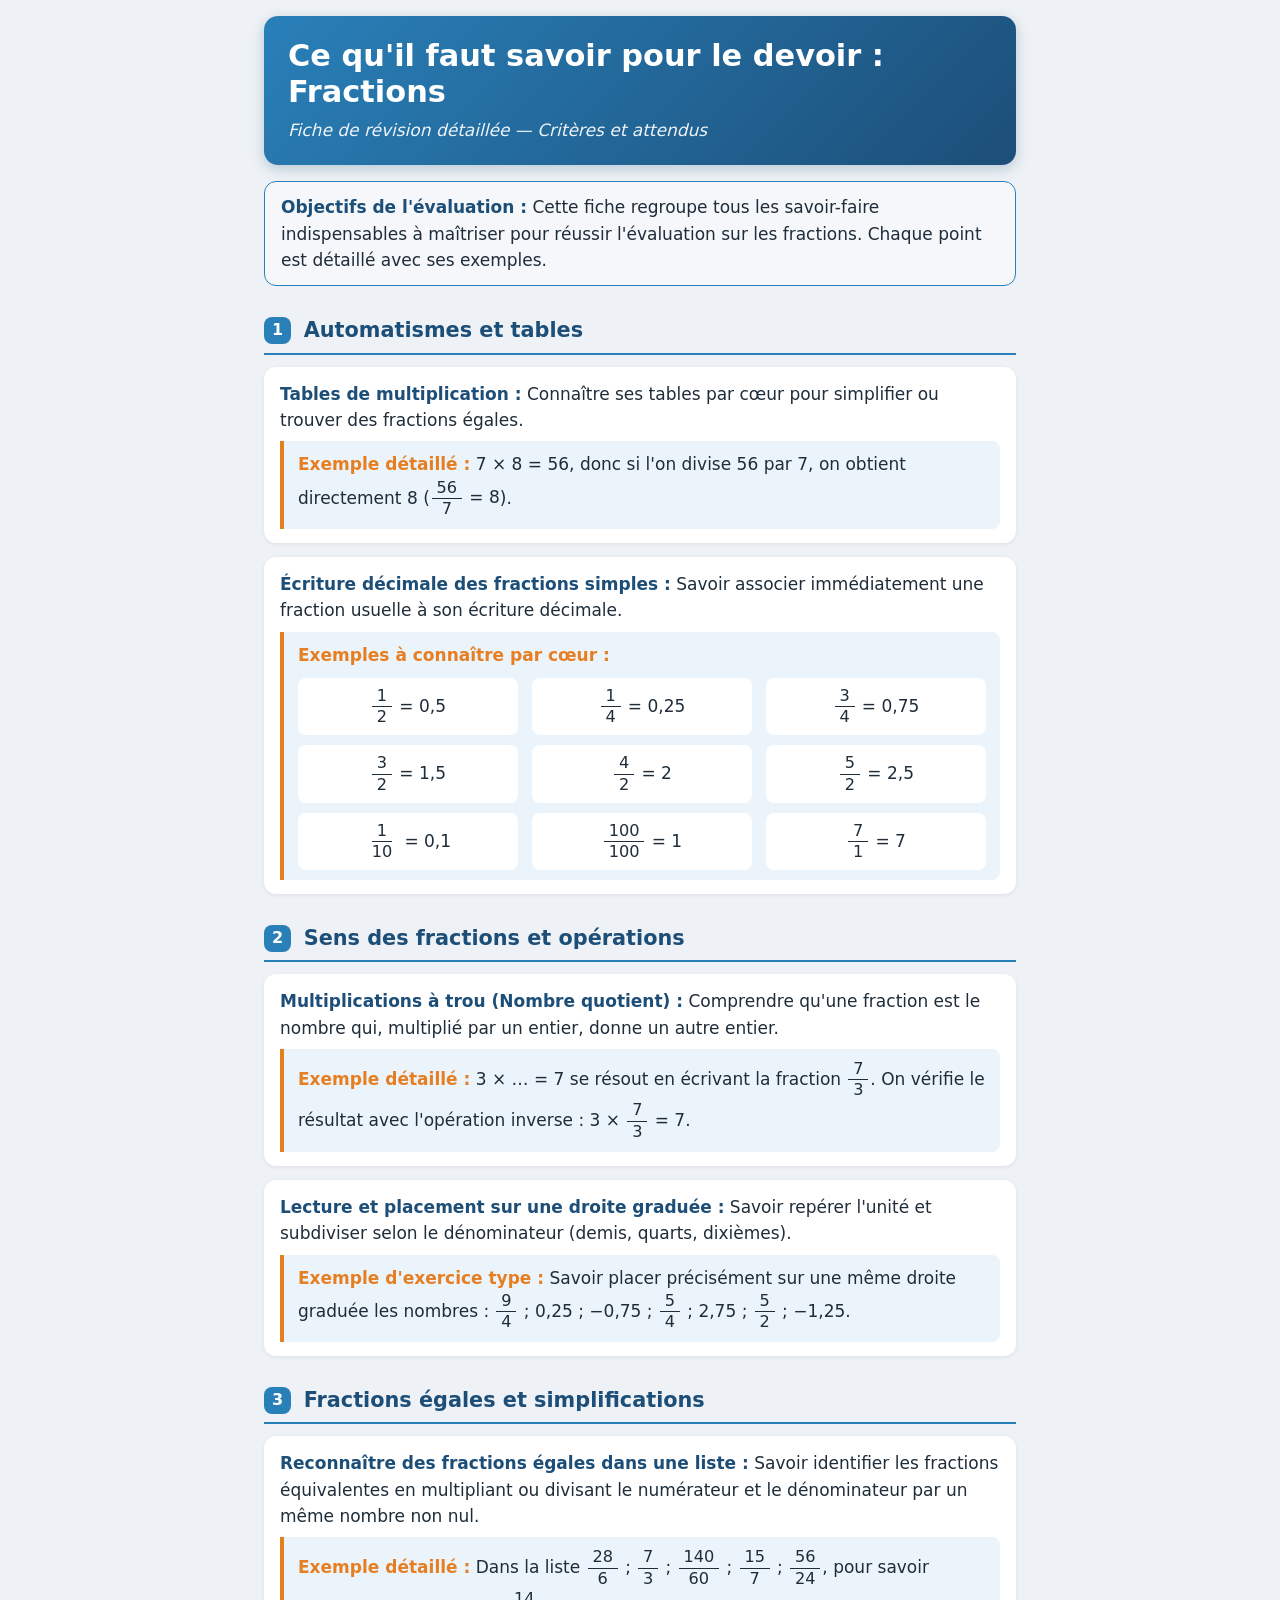
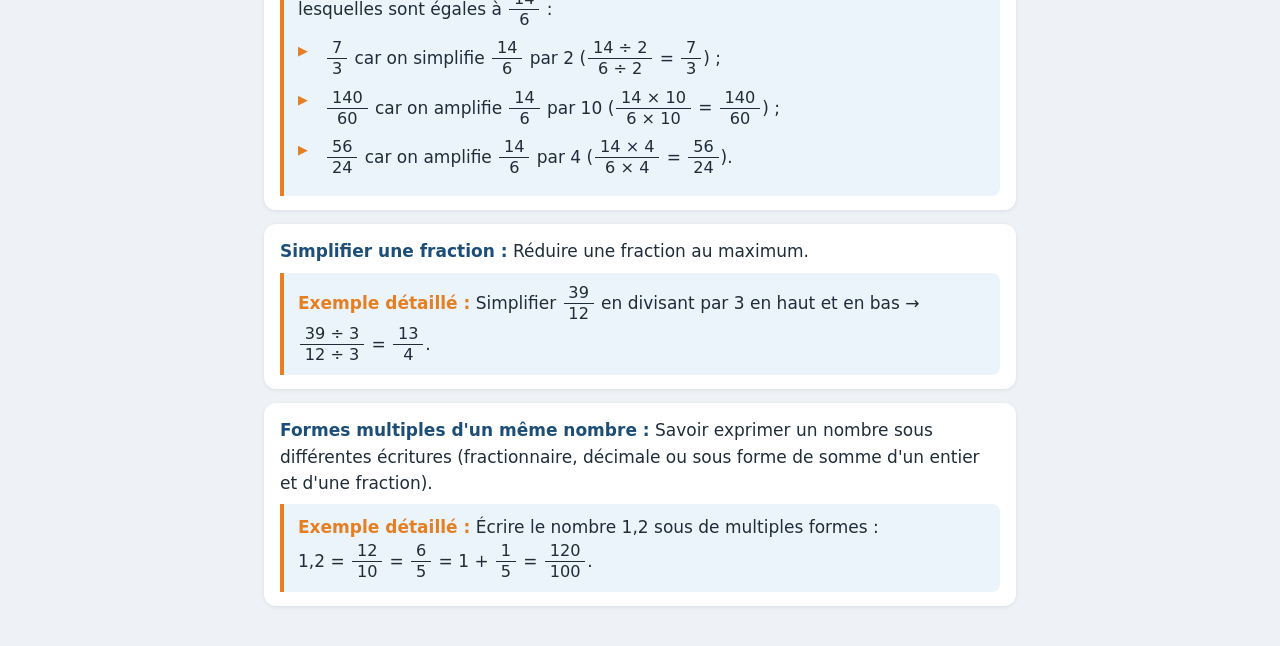
<file: fiche_fractions.html>
<!DOCTYPE html>
<html lang="fr">
<head>
<meta charset="utf-8">
<meta name="viewport" content="width=device-width, initial-scale=1">
<meta name="color-scheme" content="light">
<title>Fiche de révision : Fractions</title>
<style>
*{box-sizing:border-box}
html{-webkit-text-size-adjust:100%}
body{margin:0;background:#eef2f6;color:#1f2d3a;font:17px/1.55 system-ui,-apple-system,"Segoe UI",Roboto,Helvetica,Arial,sans-serif;print-color-adjust:exact;-webkit-print-color-adjust:exact}
.page{max-width:780px;margin:0 auto;padding:16px 14px 40px}
.hero{background:linear-gradient(135deg,#2980b9,#1c4e78);color:#fff;border-radius:14px;padding:22px 24px;box-shadow:0 4px 14px rgba(28,78,120,.25)}
.hero h1{margin:0;font-size:clamp(1.35rem,4.6vw,1.9rem);line-height:1.2}
.hero p{margin:6px 0 0;font-style:italic;opacity:.92}
.obj{background:#f5f7fa;border:1.5px solid #2980b9;border-radius:12px;padding:12px 16px;margin:16px 0 4px}
.obj b{color:#1c4e78}
h2{display:flex;align-items:center;gap:.6em;color:#1c4e78;font-size:1.3rem;margin:28px 0 12px;padding-bottom:6px;border-bottom:2px solid #2980b9}
h2 .n{background:#2980b9;color:#fff;border-radius:8px;min-width:1.7em;height:1.7em;display:inline-flex;align-items:center;justify-content:center;font-size:1rem}
ul.pts{list-style:none;margin:0;padding:0;display:grid;gap:14px}
ul.pts>li{background:#fff;border-radius:12px;padding:14px 16px;box-shadow:0 1px 4px rgba(0,0,0,.08);break-inside:avoid}
.pts p{margin:0 0 8px}
.pts p b{color:#1c4e78}
.ex{background:#ecf4fb;border-left:4px solid #e67e22;border-radius:0 8px 8px 0;padding:10px 14px}
.ex .t{color:#e67e22}
.ex ul{margin:8px 0 0;padding:0;list-style:none}
.ex ul li{margin:8px 0;padding-left:1.6em;position:relative}
.ex ul li::before{content:"\25B6";position:absolute;left:0;top:.2em;color:#e67e22;font-size:.75em}
.m{white-space:nowrap}
.grid{display:grid;grid-template-columns:repeat(3,1fr);gap:10px 14px;margin-top:10px;text-align:center}
.grid .m{display:block;background:#fff;border-radius:8px;padding:8px 6px}
.f{display:inline-flex;flex-direction:column;align-items:center;vertical-align:middle;margin:0 .12em;line-height:1.25;font-size:.95em}
.f>span:first-child{border-bottom:1.5px solid currentColor;padding:0 .3em}
.f>span:last-child{padding:0 .3em}
@media(max-width:420px){body{font-size:16px}.hero{padding:18px}.grid{gap:8px 6px}.grid .m{padding:8px 2px}}
@media print{body{background:#fff;font-size:11pt}.hero,ul.pts>li{box-shadow:none}}
</style>
</head>
<body>
<main class="page">
<header class="hero">
<h1>Ce qu'il faut savoir pour le devoir&nbsp;: Fractions</h1>
<p>Fiche de révision détaillée — Critères et attendus</p>
</header>

<aside class="obj"><b>Objectifs de l'évaluation&nbsp;:</b> Cette fiche regroupe tous les savoir-faire indispensables à maîtriser pour réussir l'évaluation sur les fractions. Chaque point est détaillé avec ses exemples.</aside>

<section>
<h2><span class="n">1</span>Automatismes et tables</h2>
<ul class="pts">
<li>
<p><b>Tables de multiplication&nbsp;:</b> Connaître ses tables par cœur pour simplifier ou trouver des fractions égales.</p>
<div class="ex"><b class="t">Exemple détaillé&nbsp;:</b> <span class="m">7 × 8 = 56</span>, donc si l'on divise <span class="m">56</span> par <span class="m">7</span>, on obtient directement <span class="m">8</span> (<span class="m"><span class="f" role="img" aria-label="56 sur 7"><span>56</span><span>7</span></span> = 8</span>).</div>
</li>
<li>
<p><b>Écriture décimale des fractions simples&nbsp;:</b> Savoir associer immédiatement une fraction usuelle à son écriture décimale.</p>
<div class="ex"><b class="t">Exemples à connaître par cœur&nbsp;:</b>
<div class="grid">
<span class="m"><span class="f" role="img" aria-label="1 sur 2"><span>1</span><span>2</span></span> = 0,5</span><span class="m"><span class="f" role="img" aria-label="1 sur 4"><span>1</span><span>4</span></span> = 0,25</span><span class="m"><span class="f" role="img" aria-label="3 sur 4"><span>3</span><span>4</span></span> = 0,75</span>
<span class="m"><span class="f" role="img" aria-label="3 sur 2"><span>3</span><span>2</span></span> = 1,5</span><span class="m"><span class="f" role="img" aria-label="4 sur 2"><span>4</span><span>2</span></span> = 2</span><span class="m"><span class="f" role="img" aria-label="5 sur 2"><span>5</span><span>2</span></span> = 2,5</span>
<span class="m"><span class="f" role="img" aria-label="1 sur 10"><span>1</span><span>10</span></span> = 0,1</span><span class="m"><span class="f" role="img" aria-label="100 sur 100"><span>100</span><span>100</span></span> = 1</span><span class="m"><span class="f" role="img" aria-label="7 sur 1"><span>7</span><span>1</span></span> = 7</span>
</div></div>
</li>
</ul>
</section>

<section>
<h2><span class="n">2</span>Sens des fractions et opérations</h2>
<ul class="pts">
<li>
<p><b>Multiplications à trou (Nombre quotient)&nbsp;:</b> Comprendre qu'une fraction est le nombre qui, multiplié par un entier, donne un autre entier.</p>
<div class="ex"><b class="t">Exemple détaillé&nbsp;:</b> <span class="m">3 × … = 7</span> se résout en écrivant la fraction <span class="m"><span class="f" role="img" aria-label="7 sur 3"><span>7</span><span>3</span></span></span>. On vérifie le résultat avec l'opération inverse&nbsp;: <span class="m">3 × <span class="f" role="img" aria-label="7 sur 3"><span>7</span><span>3</span></span> = 7</span>.</div>
</li>
<li>
<p><b>Lecture et placement sur une droite graduée&nbsp;:</b> Savoir repérer l'unité et subdiviser selon le dénominateur (demis, quarts, dixièmes).</p>
<div class="ex"><b class="t">Exemple d'exercice type&nbsp;:</b> Savoir placer précisément sur une même droite graduée les nombres&nbsp;: <span class="m"><span class="f" role="img" aria-label="9 sur 4"><span>9</span><span>4</span></span></span>&nbsp;; <span class="m">0,25</span>&nbsp;; <span class="m">−0,75</span>&nbsp;; <span class="m"><span class="f" role="img" aria-label="5 sur 4"><span>5</span><span>4</span></span></span>&nbsp;; <span class="m">2,75</span>&nbsp;; <span class="m"><span class="f" role="img" aria-label="5 sur 2"><span>5</span><span>2</span></span></span>&nbsp;; <span class="m">−1,25</span>.</div>
</li>
</ul>
</section>

<section>
<h2><span class="n">3</span>Fractions égales et simplifications</h2>
<ul class="pts">
<li>
<p><b>Reconnaître des fractions égales dans une liste&nbsp;:</b> Savoir identifier les fractions équivalentes en multipliant ou divisant le numérateur et le dénominateur par un même nombre non nul.</p>
<div class="ex"><b class="t">Exemple détaillé&nbsp;:</b> Dans la liste <span class="m"><span class="f" role="img" aria-label="28 sur 6"><span>28</span><span>6</span></span></span>&nbsp;; <span class="m"><span class="f" role="img" aria-label="7 sur 3"><span>7</span><span>3</span></span></span>&nbsp;; <span class="m"><span class="f" role="img" aria-label="140 sur 60"><span>140</span><span>60</span></span></span>&nbsp;; <span class="m"><span class="f" role="img" aria-label="15 sur 7"><span>15</span><span>7</span></span></span>&nbsp;; <span class="m"><span class="f" role="img" aria-label="56 sur 24"><span>56</span><span>24</span></span></span>, pour savoir lesquelles sont égales à <span class="m"><span class="f" role="img" aria-label="14 sur 6"><span>14</span><span>6</span></span></span>&nbsp;:
<ul>
<li><span class="m"><span class="f" role="img" aria-label="7 sur 3"><span>7</span><span>3</span></span></span> car on simplifie <span class="m"><span class="f" role="img" aria-label="14 sur 6"><span>14</span><span>6</span></span></span> par 2 (<span class="m"><span class="f" role="img" aria-label="14 ÷ 2 sur 6 ÷ 2"><span>14 ÷ 2</span><span>6 ÷ 2</span></span> = <span class="f" role="img" aria-label="7 sur 3"><span>7</span><span>3</span></span></span>)&nbsp;;</li>
<li><span class="m"><span class="f" role="img" aria-label="140 sur 60"><span>140</span><span>60</span></span></span> car on amplifie <span class="m"><span class="f" role="img" aria-label="14 sur 6"><span>14</span><span>6</span></span></span> par 10 (<span class="m"><span class="f" role="img" aria-label="14 × 10 sur 6 × 10"><span>14 × 10</span><span>6 × 10</span></span> = <span class="f" role="img" aria-label="140 sur 60"><span>140</span><span>60</span></span></span>)&nbsp;;</li>
<li><span class="m"><span class="f" role="img" aria-label="56 sur 24"><span>56</span><span>24</span></span></span> car on amplifie <span class="m"><span class="f" role="img" aria-label="14 sur 6"><span>14</span><span>6</span></span></span> par 4 (<span class="m"><span class="f" role="img" aria-label="14 × 4 sur 6 × 4"><span>14 × 4</span><span>6 × 4</span></span> = <span class="f" role="img" aria-label="56 sur 24"><span>56</span><span>24</span></span></span>).</li>
</ul></div>
</li>
<li>
<p><b>Simplifier une fraction&nbsp;:</b> Réduire une fraction au maximum.</p>
<div class="ex"><b class="t">Exemple détaillé&nbsp;:</b> Simplifier <span class="m"><span class="f" role="img" aria-label="39 sur 12"><span>39</span><span>12</span></span></span> en divisant par 3 en haut et en bas → <span class="m"><span class="f" role="img" aria-label="39 ÷ 3 sur 12 ÷ 3"><span>39 ÷ 3</span><span>12 ÷ 3</span></span> = <span class="f" role="img" aria-label="13 sur 4"><span>13</span><span>4</span></span></span>.</div>
</li>
<li>
<p><b>Formes multiples d'un même nombre&nbsp;:</b> Savoir exprimer un nombre sous différentes écritures (fractionnaire, décimale ou sous forme de somme d'un entier et d'une fraction).</p>
<div class="ex"><b class="t">Exemple détaillé&nbsp;:</b> Écrire le nombre <span class="m">1,2</span> sous de multiples formes&nbsp;: <span class="m">1,2 = <span class="f" role="img" aria-label="12 sur 10"><span>12</span><span>10</span></span> = <span class="f" role="img" aria-label="6 sur 5"><span>6</span><span>5</span></span> = 1 + <span class="f" role="img" aria-label="1 sur 5"><span>1</span><span>5</span></span> = <span class="f" role="img" aria-label="120 sur 100"><span>120</span><span>100</span></span></span>.</div>
</li>
</ul>
</section>
</main>
</body>
</html>
</file>
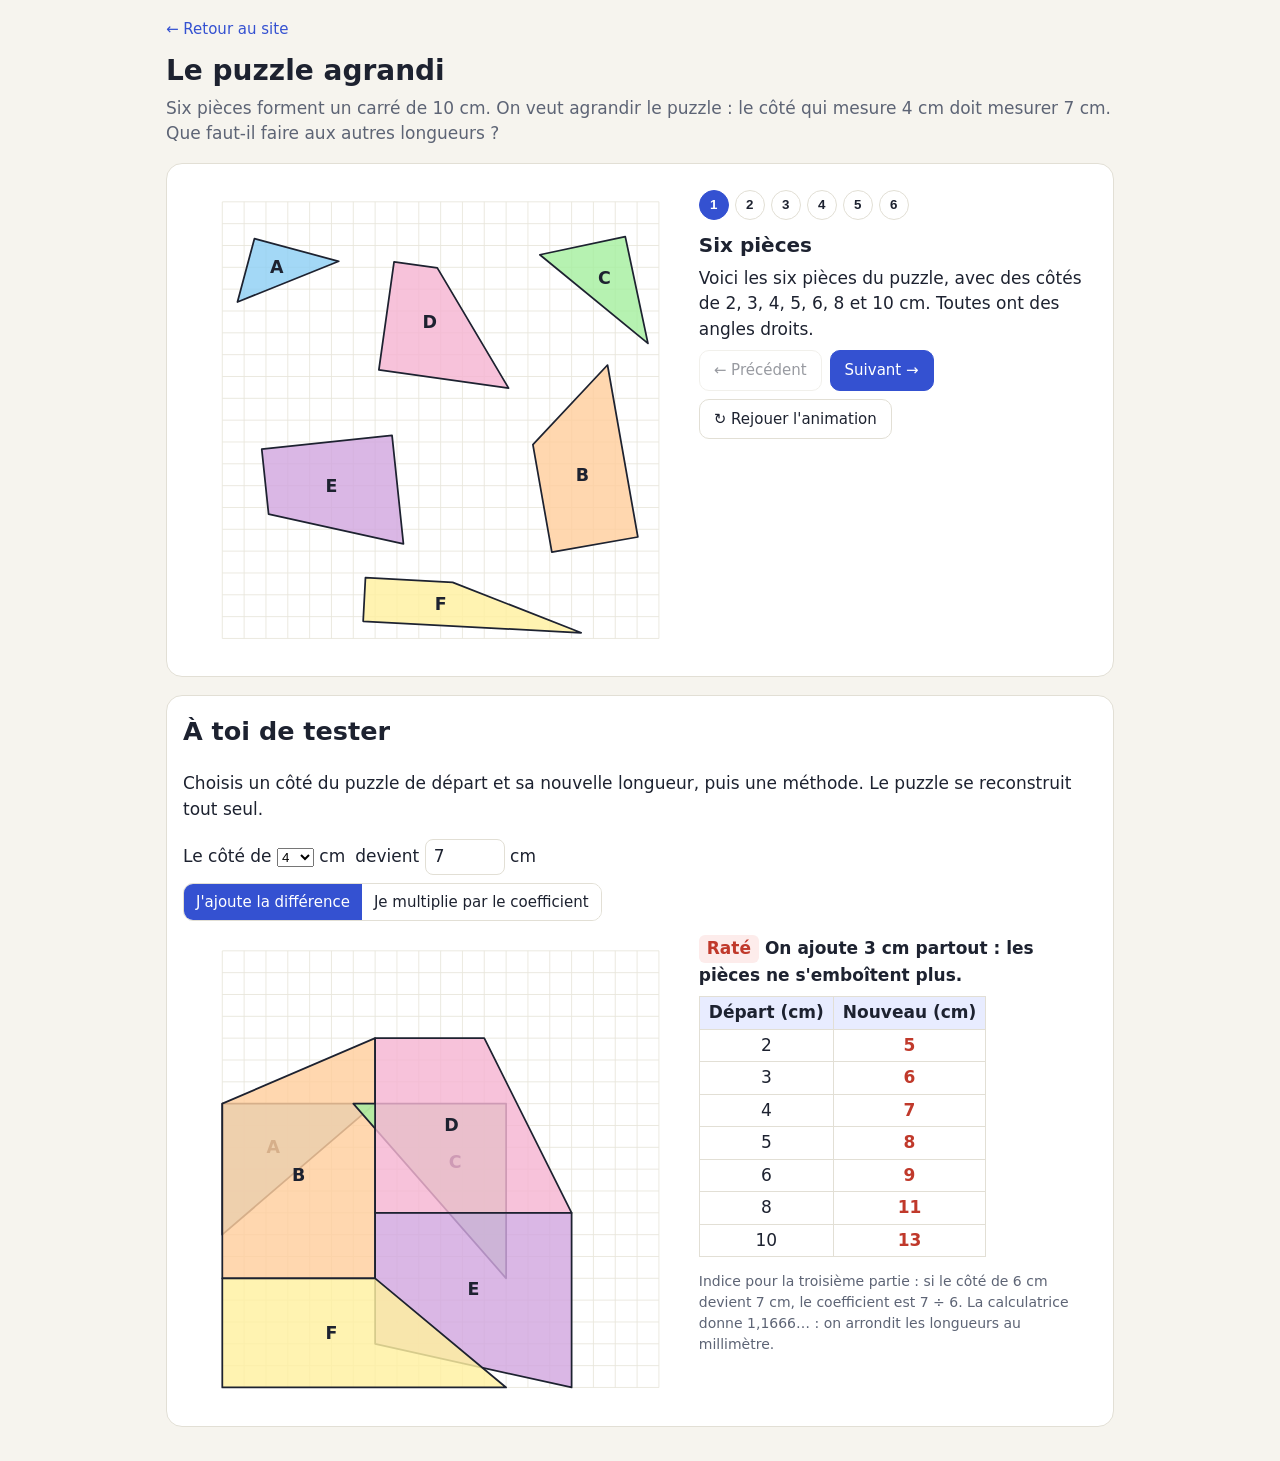
<file: puzzle-brousseau.html>
<!doctype html>
<html lang="fr"><head><meta charset="utf-8"><meta name="viewport" content="width=device-width, initial-scale=1">
<title>Le puzzle agrandi</title>
<style>
:root { --bg:#f6f4ee; --surface:#fff; --ink:#1d2230; --muted:#5d6475; --line:#e2dfd5; --accent:#3451d1; --accent-soft:#e8ecff; --ok:#237a3b; --ok-soft:#e4f4e8; --ko:#c0392b; --ko-soft:#fdeceb; --grid:#e9e6dc; color-scheme: light; }
@media (prefers-color-scheme: dark) { :root:not([data-theme="light"]) { --bg:#14161d; --surface:#1d2029; --ink:#eceef4; --muted:#a3a9b8; --line:#2f3442; --accent:#8ea2ff; --accent-soft:#262d4d; --ok:#6fd08c; --ok-soft:#1d3326; --ko:#ff8a7a; --ko-soft:#3a2222; --grid:#262a35; color-scheme: dark; } }
* { box-sizing: border-box; }
body { margin: 0; background: var(--bg); color: var(--ink); font: 17px/1.5 system-ui, -apple-system, "Segoe UI", Roboto, sans-serif; }
main { max-width: 980px; margin: 0 auto; padding: 16px; }
a.back { color: var(--accent); text-decoration: none; font-size: 15px; }
h1 { font-size: 28px; margin: 8px 0 4px; }
.lead { color: var(--muted); margin: 0 0 16px; }
.card { background: var(--surface); border: 1px solid var(--line); border-radius: 16px; padding: 16px; margin-bottom: 18px; }
.player { display: grid; grid-template-columns: minmax(0, 1.25fr) minmax(0, 1fr); gap: 18px; align-items: start; }
@media (max-width: 760px) { .player { grid-template-columns: 1fr; } }
svg.scene { width: 100%; height: auto; display: block; background: var(--surface); }
.caption h2 { font-size: 20px; margin: 0 0 6px; }
.caption p { margin: 6px 0; }
.step-dots { display: flex; gap: 6px; margin: 10px 0; flex-wrap: wrap; }
.step-dots button { width: 30px; height: 30px; border-radius: 50%; border: 1px solid var(--line); background: var(--surface); color: var(--ink); font-weight: 600; cursor: pointer; }
.step-dots button.on { background: var(--accent); border-color: var(--accent); color: #fff; }
.ctrl { display: flex; gap: 8px; flex-wrap: wrap; margin-top: 8px; }
button.btn { font: inherit; font-size: 15px; padding: 8px 14px; border-radius: 10px; border: 1px solid var(--line); background: var(--surface); color: var(--ink); cursor: pointer; }
button.btn.primary { background: var(--accent); border-color: var(--accent); color: #fff; }
button.btn:disabled { opacity: .45; cursor: default; }
.tag { display: inline-block; padding: 1px 8px; border-radius: 6px; font-weight: 600; }
.tag.ko { background: var(--ko-soft); color: var(--ko); }
.tag.ok { background: var(--ok-soft); color: var(--ok); }
table.m { border-collapse: collapse; margin: 8px 0; font-variant-numeric: tabular-nums; }
table.m th, table.m td { border: 1px solid var(--line); padding: 3px 9px; text-align: center; }
table.m th { background: var(--accent-soft); }
table.m td.ko { color: var(--ko); font-weight: 600; }
table.m td.ok { color: var(--ok); font-weight: 600; }
.lab { font: 700 0.8px system-ui, sans-serif; }
.essai { display: flex; gap: 10px; flex-wrap: wrap; align-items: center; margin: 8px 0; }
.essai input { width: 80px; font: inherit; padding: 4px 8px; border: 1px solid var(--line); border-radius: 8px; background: var(--surface); color: var(--ink); }
.seg { display: inline-flex; border: 1px solid var(--line); border-radius: 10px; overflow: hidden; }
.seg button { font: inherit; font-size: 15px; border: 0; padding: 7px 12px; background: var(--surface); color: var(--ink); cursor: pointer; }
.seg button.on { background: var(--accent); color: #fff; }
.verdict { font-weight: 600; margin: 6px 0; }
.small { font-size: 14px; color: var(--muted); }
</style></head>
<body><main>
<a class="back" href="./#/proportionnalite/accueil">← Retour au site</a>
<h1>Le puzzle agrandi</h1>
<p class="lead">Six pièces forment un carré de 10 cm. On veut agrandir le puzzle : le côté qui mesure 4 cm doit mesurer 7 cm. Que faut-il faire aux autres longueurs ?</p>

<section class="card">
  <div class="player">
    <svg class="scene" id="scene" viewBox="-1.8 -1 22.8 22" role="img" aria-label="Animation du puzzle"></svg>
    <div class="caption">
      <div class="step-dots" id="dots"></div>
      <h2 id="capT"></h2>
      <div id="capB"></div>
      <div class="ctrl">
        <button class="btn" id="prev">← Précédent</button>
        <button class="btn primary" id="next">Suivant →</button>
        <button class="btn" id="replay">↻ Rejouer l'animation</button>
      </div>
    </div>
  </div>
</section>

<section class="card">
  <h2 style="margin-top:0">À toi de tester</h2>
  <p>Choisis un côté du puzzle de départ et sa nouvelle longueur, puis une méthode. Le puzzle se reconstruit tout seul.</p>
  <div class="essai">
    <label>Le côté de <select id="tFrom"></select> cm</label>
    <label>devient <input id="tTo" type="number" step="0.5" min="0.5" max="20" value="7"> cm</label>
  </div>
  <div class="essai">
    <div class="seg" id="tMode"><button data-m="add" class="on">J'ajoute la différence</button><button data-m="mul">Je multiplie par le coefficient</button></div>
  </div>
  <div class="player">
    <svg class="scene" id="scene2" viewBox="-1.8 -1 22.8 22" role="img" aria-label="Puzzle agrandi"></svg>
    <div><p class="verdict" id="tVerdict"></p><div id="tTable"></div><p class="small">Indice pour la troisième partie : si le côté de 6 cm devient 7 cm, le coefficient est 7 ÷ 6. La calculatrice donne 1,1666… : on arrondit les longueurs au millimètre.</p></div>
  </div>
</section>
</main>
<script>
/* Pièces du puzzle de Brousseau (carré de 10 cm). Chaque pièce : point d'ancrage et sommets,
   écrits avec les longueurs du puzzle, pour pouvoir appliquer une transformation f à chaque longueur. */
const LENS = [2, 3, 4, 5, 6, 8, 10];
const COL = { A: '#8fd0f5', B: '#ffcf9e', C: '#a6efa0', D: '#f6b5d2', E: '#d2a8e0', F: '#fff1a0' };
const PIECES = [
  { id: 'A', at: f => [0, f(10)], pts: f => [[0, 0], [f(4), 0], [0, -f(3)]] },
  { id: 'B', at: f => [0, f(2)], pts: f => [[0, 0], [f(4), 0], [f(4), f(8)], [0, f(5)]] },
  { id: 'C', at: f => [f(10), f(10)], pts: f => [[0, 0], [-f(4), 0], [0, -f(5)]] },
  { id: 'D', at: f => [f(4), f(5)], pts: f => [[0, 0], [f(6), 0], [f(2), f(5)], [0, f(5)]] },
  { id: 'E', at: f => [f(4), f(5)], pts: f => [[0, 0], [f(6), 0], [f(6), -f(5)], [0, -f(3)]] },
  { id: 'F', at: f => [0, 0], pts: f => [[0, 0], [f(10), 0], [f(4), f(2)], [0, f(2)]] },
];
// positions « en vrac » (pièces dispersées) pour le début de l'animation
const LOOSE = { A: [2.5, 17, -15], B: [16.5, 7.5, 10], C: [17.5, 16.5, 12], D: [9.5, 14.5, -8], E: [5, 7, 6], F: [10, 1.6, -3] };
const ID = x => x;
const fmt = x => (Math.round(x * 100) / 100).toString().replace('.', ',');
const isCent = x => Math.abs(x * 100 - Math.round(x * 100)) < 1e-6;
const H = 20; // hauteur du repère (y vers le haut)

function geom(f) { // sommets absolus de chaque pièce
  const g = {};
  PIECES.forEach(p => { const [ax, ay] = p.at(f); g[p.id] = p.pts(f).map(([x, y]) => [ax + x, ay + y]); });
  return g;
}
function centroid(pts) { let x = 0, y = 0; pts.forEach(p => { x += p[0]; y += p[1]; }); return [x / pts.length, y / pts.length]; }

function makeScene(svg) {
  svg.innerHTML = '';
  const NS = 'http://www.w3.org/2000/svg';
  const el = (n, a, parent = svg) => { const e = document.createElementNS(NS, n); for (const k in a) e.setAttribute(k, a[k]); parent.appendChild(e); return e; };
  const grid = el('g', { stroke: 'var(--grid)', 'stroke-width': 0.04 });
  for (let i = 0; i <= 20; i++) { el('line', { x1: i, y1: 0, x2: i, y2: H }, grid); el('line', { x1: 0, y1: i, x2: 20, y2: i }, grid); }
  const ref = el('rect', { fill: 'none', stroke: 'var(--ok)', 'stroke-width': 0.12, 'stroke-dasharray': '0.4 0.25', opacity: 0 });
  const polys = {}, labs = {};
  PIECES.forEach(p => {
    polys[p.id] = el('polygon', { fill: COL[p.id], 'fill-opacity': 0.82, stroke: '#1d2230', 'stroke-width': 0.08, 'stroke-linejoin': 'round' });
    labs[p.id] = el('text', { class: 'lab', 'text-anchor': 'middle', 'dominant-baseline': 'central', fill: '#1d2230' });
    labs[p.id].textContent = p.id;
  });
  const dims = el('g', { 'font-size': 0.62, fill: 'var(--ink)', 'font-family': 'system-ui, sans-serif', 'text-anchor': 'middle' });
  return { svg, el, ref, polys, labs, dims };
}

/* état affiché : pour chaque pièce, sommets + rotation autour du centre + décalage */
function shapeState(f, loose) {
  const g = geom(f), st = {};
  PIECES.forEach(p => {
    const pts = g[p.id], c = centroid(pts);
    if (loose) { const [lx, ly, r] = LOOSE[p.id]; st[p.id] = { pts, dx: lx - c[0], dy: ly - c[1], r }; }
    else st[p.id] = { pts, dx: 0, dy: 0, r: 0 };
  });
  return st;
}
const lerp = (a, b, t) => a + (b - a) * t;
function mix(s0, s1, t) {
  const out = {};
  for (const id in s1) {
    const a = s0[id], b = s1[id];
    out[id] = { pts: b.pts.map((q, i) => [lerp(a.pts[i][0], q[0], t), lerp(a.pts[i][1], q[1], t)]), dx: lerp(a.dx, b.dx, t), dy: lerp(a.dy, b.dy, t), r: lerp(a.r, b.r, t) };
  }
  return out;
}
function draw(sc, st, refSide) {
  for (const id in st) {
    const s = st[id], c = centroid(s.pts), rad = s.r * Math.PI / 180;
    const pts = s.pts.map(([x, y]) => { const ux = x - c[0], uy = y - c[1]; return [c[0] + ux * Math.cos(rad) - uy * Math.sin(rad) + s.dx, c[1] + ux * Math.sin(rad) + uy * Math.cos(rad) + s.dy]; });
    sc.polys[id].setAttribute('points', pts.map(([x, y]) => `${x.toFixed(3)},${(H - y).toFixed(3)}`).join(' '));
    sc.labs[id].setAttribute('x', c[0] + s.dx); sc.labs[id].setAttribute('y', H - (c[1] + s.dy));
  }
  if (refSide) { sc.ref.setAttribute('x', 0); sc.ref.setAttribute('y', H - refSide); sc.ref.setAttribute('width', refSide); sc.ref.setAttribute('height', refSide); sc.ref.setAttribute('opacity', 1); }
  else sc.ref.setAttribute('opacity', 0);
}
function dimLabels(sc, list) {
  sc.dims.innerHTML = '';
  list.forEach(([x, y, t, col]) => { const e = sc.el('text', { x, y: H - y, fill: col || 'var(--ink)' }, sc.dims); e.textContent = t; });
}
function animate(sc, s0, s1, ms, refSide, done) {
  const t0 = performance.now(); sc.anim = (sc.anim || 0) + 1; const me = sc.anim;
  const ease = t => t < .5 ? 2 * t * t : 1 - Math.pow(-2 * t + 2, 2) / 2;
  (function tick(now) {
    if (me !== sc.anim) return;
    const t = Math.min(1, (now - t0) / ms);
    draw(sc, mix(s0, s1, ease(t)), t === 1 ? refSide : 0);
    if (t < 1) requestAnimationFrame(tick); else if (done) done();
  })(t0);
}

/* =================== le film en étapes =================== */
const ADD3 = x => x + 3, MUL = x => x * 1.75;
const STEPS = [
  { t: 'Six pièces', b: '<p>Voici les six pièces du puzzle, avec des côtés de 2, 3, 4, 5, 6, 8 et 10 cm. Toutes ont des angles droits.</p>',
    from: () => shapeState(ID, true), to: () => shapeState(ID, true), dims: [] },
  { t: 'Elles forment un carré', b: '<p>Bien placées, elles forment un <b>carré de 10 cm</b> de côté : 4 + 6 = 10 en haut, 2 + 8 = 10 à gauche…</p>',
    from: () => shapeState(ID, true), to: () => shapeState(ID, false), ref: 10, dims: [[2, 10.25, '4'], [7, 10.25, '6'], [-0.5, 1, '2'], [-0.5, 6, '8']] },
  { t: 'Idée d’Hugo : ajouter 3 cm', b: '<p>On veut que le côté de <b>4 cm</b> mesure <b>7 cm</b>. Hugo se dit : « 4 + 3 = 7, donc j’ajoute 3 cm à <b>toutes</b> les longueurs. »</p><table class="m"><tr><th>Départ</th>' + LENS.map(l => `<td>${l}</td>`).join('') + '</tr><tr><th>Hugo</th>' + LENS.map(l => `<td class="ko">${l + 3}</td>`).join('') + '</tr></table>',
    from: () => shapeState(ID, false), to: () => shapeState(ADD3, false), dims: [] },
  { t: 'Ça ne marche pas !', b: '<p><span class="tag ko">Raté</span> Les pièces se chevauchent et laissent des trous : ce n’est plus un carré. Par exemple, en haut à droite, le triangle C ne touche plus la pièce D.</p><p>Le côté de 2 cm devient 5 cm (il est multiplié par 2,5) alors que celui de 10 cm devient 13 cm (multiplié par 1,3) : <b>les pièces sont déformées</b>.</p>',
    from: () => shapeState(ADD3, false), to: () => shapeState(ADD3, false), dims: [], flash: true },
  { t: 'Idée de Lina : multiplier', b: '<p>Lina cherche par combien on multiplie 4 pour obtenir 7 : <b>7 ÷ 4 = 1,75</b>. Elle multiplie <b>toutes</b> les longueurs par 1,75.</p><table class="m"><tr><th>Départ</th>' + LENS.map(l => `<td>${l}</td>`).join('') + '</tr><tr><th>Lina</th>' + LENS.map(l => `<td class="ok">${fmt(l * 1.75)}</td>`).join('') + '</tr></table>',
    from: () => shapeState(ADD3, false), to: () => shapeState(MUL, false), ref: 17.5, dims: [] },
  { t: 'Un carré parfait !', b: '<p><span class="tag ok">Réussi</span> On obtient un carré de <b>17,5 cm</b> (10 × 1,75). Les pièces ont gardé leur forme : elles sont juste plus grandes.</p><p><b>À retenir :</b> pour agrandir (ou réduire) une figure, on <b>multiplie toutes les longueurs par le même nombre</b>. Les nouvelles longueurs sont <b>proportionnelles</b> aux anciennes, et 1,75 est le <b>coefficient de proportionnalité</b>.</p>',
    from: () => shapeState(MUL, false), to: () => shapeState(MUL, false), ref: 17.5, dims: [[3.5, 17.75, '7'], [12.25, 17.75, '10,5'], [-0.8, 8.75, '17,5']] },
];
const sc1 = makeScene(document.getElementById('scene'));
let cur = 0;
const dots = document.getElementById('dots');
STEPS.forEach((s, i) => { const b = document.createElement('button'); b.textContent = i + 1; b.title = s.t; b.onclick = () => go(i, true); dots.appendChild(b); });
function go(i, anim) {
  cur = i; const s = STEPS[i];
  document.getElementById('capT').textContent = s.t;
  document.getElementById('capB').innerHTML = s.b;
  [...dots.children].forEach((b, k) => b.classList.toggle('on', k === i));
  document.getElementById('prev').disabled = i === 0;
  document.getElementById('next').disabled = i === STEPS.length - 1;
  dimLabels(sc1, []);
  const end = () => { dimLabels(sc1, s.dims); if (s.flash) flash(); };
  if (anim) animate(sc1, s.from(), s.to(), 1600, s.ref, end); else { sc1.anim = (sc1.anim || 0) + 1; draw(sc1, s.to(), s.ref); end(); }
}
function flash() {
  const ids = Object.keys(sc1.polys); let n = 0;
  const iv = setInterval(() => { ids.forEach(id => sc1.polys[id].setAttribute('stroke', n % 2 ? '#1d2230' : '#c0392b')); ids.forEach(id => sc1.polys[id].setAttribute('stroke-width', n % 2 ? 0.08 : 0.16)); if (++n > 5) clearInterval(iv); }, 280);
}
document.getElementById('prev').onclick = () => go(cur - 1, false);
document.getElementById('next').onclick = () => go(cur + 1, true);
document.getElementById('replay').onclick = () => go(cur, true);
go(0, false);

/* =================== à toi de tester =================== */
const sc2 = makeScene(document.getElementById('scene2'));
const sel = document.getElementById('tFrom');
LENS.forEach(l => { const o = document.createElement('option'); o.value = l; o.textContent = l; if (l === 4) o.selected = true; sel.appendChild(o); });
let mode = 'add', last = shapeState(ID, false);
document.querySelectorAll('#tMode button').forEach(b => b.onclick = () => { mode = b.dataset.m; document.querySelectorAll('#tMode button').forEach(x => x.classList.toggle('on', x === b)); test(); });
sel.onchange = test; document.getElementById('tTo').oninput = test;
function test() {
  const a = +sel.value, b = parseFloat(String(document.getElementById('tTo').value).replace(',', '.'));
  if (!(b > 0) || b > 20) { document.getElementById('tVerdict').textContent = 'Choisis une nouvelle longueur entre 0,5 et 20 cm.'; return; }
  const k = b / a, d = b - a;
  const f = mode === 'add' ? (x => x + d) : (x => x * k);
  // on garde le dessin dans le cadre : réduction d'affichage si besoin
  const maxv = Math.max(f(10) + f(4), f(2) + f(8), f(10));
  const z = maxv > 20 ? 20 / maxv : 1;
  const g = x => f(x) * z;
  const ok = mode === 'mul' || Math.abs(d) < 1e-9;
  const next = shapeState(g, false);
  animate(sc2, last, next, 900, ok ? f(10) * z : 0); last = next;
  const v = document.getElementById('tVerdict');
  if (mode === 'add') v.innerHTML = ok ? 'Même longueur : rien ne change.' : `<span class="tag ko">Raté</span> On ajoute ${fmt(d)} cm partout : les pièces ne s'emboîtent plus.`;
  else v.innerHTML = `<span class="tag ok">Réussi</span> Coefficient : ${fmt(b)} ÷ ${a} ${isCent(k) ? '=' : '≈'} ${fmt(k)}. Le carré mesure ${isCent(10 * k) ? '' : '≈ '}${fmt(10 * k)} cm.`;
  document.getElementById('tTable').innerHTML = '<table class="m"><tr><th>Départ (cm)</th><th>Nouveau (cm)</th></tr>' +
    LENS.map(l => { const n = f(l); return `<tr><td>${l}</td><td class="${ok ? 'ok' : 'ko'}">${isCent(n) ? '' : '≈ '}${fmt(n)}</td></tr>`; }).join('') + '</table>' + (z < 1 ? '<p class="small">Le dessin est réduit pour tenir dans le cadre.</p>' : '');
}
draw(sc2, last, 10); test();
</script>
</body></html>
</file>
<file: style.css>
/* ============ Thème ============ */
:root {
  --bg: #f6f4ee;
  --surface: #ffffff;
  --surface-2: #faf9f5;
  --ink: #1d2230;
  --muted: #5d6475;
  --line: #e2dfd5;
  --accent: #3451d1;
  --accent-ink: #ffffff;
  --accent-soft: #e8ecff;
  --ok: #237a3b;
  --ok-soft: #e4f4e8;
  --ko: #c0392b;
  --ko-soft: #fdeceb;
  --warn: #9a5b00;
  --warn-soft: #fff3df;
  --highlight: #f4b400;
  --radius: 16px;
  --shadow: 0 1px 2px rgba(20, 24, 40, .06), 0 6px 20px rgba(20, 24, 40, .06);
  color-scheme: light;
}

@media (prefers-color-scheme: dark) {
  :root:not([data-theme="light"]) {
    --bg: #14161d;
    --surface: #1d2029;
    --surface-2: #222632;
    --ink: #eceef4;
    --muted: #a3a9b8;
    --line: #313646;
    --accent: #8ea2ff;
    --accent-ink: #10142a;
    --accent-soft: #262d4d;
    --ok: #6fd08c;
    --ok-soft: #1c3325;
    --ko: #ff8a7d;
    --ko-soft: #3a2020;
    --warn: #ffc266;
    --warn-soft: #3a2e17;
    --shadow: 0 1px 2px rgba(0, 0, 0, .3), 0 6px 20px rgba(0, 0, 0, .25);
    color-scheme: dark;
  }
}

/* ============ Base ============ */
* { box-sizing: border-box; }
html { scroll-behavior: smooth; }
body {
  margin: 0;
  background: var(--bg);
  color: var(--ink);
  font-family: "Atkinson Hyperlegible", system-ui, -apple-system, "Segoe UI", Roboto, sans-serif;
  font-size: 17px;
  line-height: 1.55;
}
h1, h2, h3, .logo { font-family: "Fredoka", "Atkinson Hyperlegible", system-ui, sans-serif; font-weight: 600; line-height: 1.2; }
h1 { font-size: clamp(1.7rem, 4vw, 2.3rem); margin: .2em 0 .3em; }
h2 { font-size: 1.35rem; }
h3 { font-size: 1.1rem; margin: 1.4em 0 .4em; }
a { color: var(--accent); }
code { background: var(--accent-soft); padding: .1em .35em; border-radius: 6px; font-size: .95em; }
.muted { color: var(--muted); }
.small { font-size: .9rem; }
.lead { color: var(--muted); font-size: 1.05rem; max-width: 60ch; }

/* ============ En-tête ============ */
.top {
  position: sticky; top: 0; z-index: 10;
  display: flex; align-items: center; gap: 18px;
  padding: 10px 16px;
  background: color-mix(in srgb, var(--bg) 88%, transparent);
  backdrop-filter: blur(8px);
  border-bottom: 1px solid var(--line);
}
.logo { display: flex; align-items: center; gap: 8px; text-decoration: none; color: var(--ink); font-size: 1.15rem; white-space: nowrap; }
.logo-mark {
  display: grid; place-items: center; width: 34px; height: 34px; border-radius: 10px;
  background: var(--accent); color: var(--accent-ink); font-size: 1.05rem; line-height: 1; white-space: nowrap;
}
.logo-mark sup { font-size: .6em; line-height: 0; }
#nav { display: flex; flex-wrap: wrap; gap: 4px; }
@media (max-width: 720px) { #nav { flex-wrap: nowrap; overflow-x: auto; scrollbar-width: none; } }
#nav::-webkit-scrollbar { display: none; }
#nav a {
  padding: 7px 12px; border-radius: 999px; text-decoration: none; color: var(--muted);
  white-space: nowrap; font-size: .93rem;
}
#nav a:hover { background: var(--surface); color: var(--ink); }
#nav a[aria-current="page"] { background: var(--accent); color: var(--accent-ink); }
#nav a.nav-exam:not([aria-current="page"]) { color: var(--accent); font-weight: 700; }

@media (max-width: 720px) {
  .top { flex-direction: column; align-items: stretch; gap: 8px; padding: 8px 12px; }
  #nav { margin: 0 -12px; padding: 0 12px; }
}

/* ============ Mise en page ============ */
main { max-width: 960px; margin: 0 auto; padding: 24px 16px 60px; }
.page { display: none; animation: fade .25s ease; }
.page.active { display: block; }
@keyframes fade { from { opacity: 0; transform: translateY(6px); } to { opacity: 1; transform: none; } }

.hero {
  background: var(--surface); border: 1px solid var(--line); border-radius: var(--radius);
  padding: 28px; box-shadow: var(--shadow);
  background-image: radial-gradient(circle at 100% 0%, var(--accent-soft), transparent 45%);
}
.kicker { text-transform: uppercase; letter-spacing: .08em; font-size: .78rem; color: var(--accent); font-weight: 700; margin: 0; }
.hero-actions { display: flex; flex-wrap: wrap; gap: 10px; margin-top: 16px; }
.section-title { margin-top: 32px; }

.cards { display: grid; grid-template-columns: repeat(auto-fill, minmax(210px, 1fr)); gap: 14px; }
.tile {
  display: block; text-decoration: none; color: var(--ink);
  background: var(--surface); border: 1px solid var(--line); border-radius: var(--radius);
  padding: 16px; box-shadow: var(--shadow); transition: transform .15s, border-color .15s;
}
.tile:hover { transform: translateY(-2px); border-color: var(--accent); }
.tile h3 { margin: 0 0 4px; font-size: 1.05rem; }
.tile p { margin: 0 0 12px; color: var(--muted); font-size: .9rem; }
.bar { height: 8px; border-radius: 99px; background: var(--line); overflow: hidden; }
.bar > span { display: block; height: 100%; background: var(--ok); border-radius: 99px; transition: width .4s; }
.tile .stat { font-size: .82rem; color: var(--muted); margin-top: 6px; }

.card {
  background: var(--surface); border: 1px solid var(--line); border-radius: var(--radius);
  padding: 22px 24px; margin: 18px 0; box-shadow: var(--shadow);
}
.card h2 { display: flex; align-items: center; gap: 10px; margin-top: 0; }
.badge {
  display: inline-grid; place-items: center; width: 30px; height: 30px; border-radius: 50%;
  background: var(--accent); color: var(--accent-ink); font-size: 1rem;
}
.example {
  background: var(--surface-2); border-left: 4px solid var(--accent);
  padding: 10px 14px; border-radius: 0 10px 10px 0;
}
.tip { background: var(--accent-soft); padding: 10px 14px; border-radius: 10px; }
.warnbox { background: var(--warn-soft); color: var(--ink); padding: 10px 14px; border-radius: 10px; border-left: 4px solid var(--warn); }
.memo { display: grid; grid-template-columns: repeat(auto-fill, minmax(120px, 1fr)); gap: 8px; margin: 8px 0 14px; }
.memo > div {
  background: var(--surface-2); border: 1px solid var(--line); border-radius: 10px;
  padding: 8px; text-align: center; font-size: 1.05rem;
}
.checklist { padding-left: 0; list-style: none; }
.checklist li { padding: 6px 0 6px 28px; position: relative; }
.checklist li::before { content: "✔"; position: absolute; left: 4px; color: var(--ok); font-weight: 700; }
.legend { display: flex; flex-wrap: wrap; gap: 6px 16px; font-size: .95rem; margin: 4px 0 14px; }
.small-btn { font-size: .9rem; padding: 7px 14px; }
.grid2 { display: grid; grid-template-columns: 1fr 1fr; gap: 20px; }
@media (max-width: 820px) { .grid2 { grid-template-columns: 1fr; } }
.ex-title { font-size: 1.15rem; margin: 26px 0 10px; }

/* ============ Fractions ============ */
.frac {
  display: inline-flex; flex-direction: column; align-items: center;
  vertical-align: middle; line-height: 1.15; margin: 0 .12em; font-size: .95em;
}
.frac > span { padding: 0 .25em; white-space: nowrap; }
.frac > span:first-child { border-bottom: 2px solid currentColor; }

/* ============ Boutons ============ */
.btn {
  display: inline-flex; align-items: center; gap: 6px;
  font: inherit; font-weight: 700; font-size: .98rem;
  padding: 10px 18px; border-radius: 12px; cursor: pointer; text-decoration: none;
  border: 1.5px solid var(--line); background: var(--surface); color: var(--ink);
  transition: transform .1s, background .15s, border-color .15s;
}
.btn:hover { border-color: var(--accent); }
.btn:active { transform: scale(.97); }
.btn.primary { background: var(--accent); border-color: var(--accent); color: var(--accent-ink); }
.btn:disabled { opacity: .45; cursor: not-allowed; transform: none; }
.btn:focus-visible, input:focus-visible, .linkbtn:focus-visible { outline: 3px solid var(--highlight); outline-offset: 2px; }
.linkbtn { background: none; border: none; color: var(--accent); font: inherit; text-decoration: underline; cursor: pointer; padding: 0; }

/* ============ Exercices ============ */
.exercise {
  background: var(--surface); border: 1px solid var(--line); border-radius: var(--radius);
  padding: 18px 20px; box-shadow: var(--shadow);
}
.ex-bar { display: flex; justify-content: space-between; font-size: .88rem; color: var(--muted); min-height: 1.3em; }
.ex-score { font-weight: 700; color: var(--accent); }
.ex-q { margin: 10px 0 6px; font-size: 1.08rem; }
.ex-q .big { font-size: 1.45rem; display: flex; flex-wrap: wrap; align-items: center; gap: 6px; margin: 12px 0; }
.ex-q .hint { color: var(--muted); font-size: .92rem; }
.ex-q .tag {
  display: inline-block; font-size: .78rem; font-weight: 700; letter-spacing: .04em; text-transform: uppercase;
  background: var(--accent-soft); color: var(--accent); padding: 3px 10px; border-radius: 99px; margin: 0;
}
.ans {
  font: inherit; font-size: 1.15rem; width: 6.5em; padding: 7px 10px; text-align: center;
  border: 2px solid var(--line); border-radius: 10px; background: var(--surface-2); color: var(--ink);
}
.ans.num { width: 4.5em; }
.ans:focus { border-color: var(--accent); outline: none; }
.done .ans:disabled { opacity: 1; }
.ans.right { border-color: var(--ok); background: var(--ok-soft); }
.ans.wrong { border-color: var(--ko); background: var(--ko-soft); }

.form-lines { display: grid; gap: 10px; margin: 10px 0; }
.form-line { display: flex; flex-wrap: wrap; align-items: center; gap: 8px; font-size: 1.25rem; }
.form-line small { font-size: .85rem; color: var(--muted); flex-basis: 100%; margin-top: -4px; }

.choices { display: flex; flex-wrap: wrap; gap: 10px; margin: 12px 0; }
.choice {
  display: flex; align-items: center; gap: 8px; cursor: pointer; font-size: 1.25rem;
  padding: 8px 14px; border: 2px solid var(--line); border-radius: 12px; background: var(--surface-2);
}
.choice input { width: 20px; height: 20px; accent-color: var(--accent); }
.choice:has(input:checked) { border-color: var(--accent); background: var(--accent-soft); }
.choice.is-good { border-color: var(--ok); background: var(--ok-soft); }
.choice.is-bad { border-color: var(--ko); background: var(--ko-soft); }

.ex-fb { border-radius: 12px; padding: 0 14px; margin: 8px 0 12px; }
.ex-fb:empty { display: none; }
.ex-fb.ok { background: var(--ok-soft); border-left: 4px solid var(--ok); padding: 10px 14px; }
.ex-fb.ko { background: var(--ko-soft); border-left: 4px solid var(--ko); padding: 10px 14px; }
.ex-fb.warn { background: var(--warn-soft); border-left: 4px solid var(--warn); padding: 10px 14px; }
.ex-fb ul { margin: 6px 0; padding-left: 20px; }
.ex-actions { display: flex; flex-wrap: wrap; gap: 10px; }

/* ============ Droite graduée ============ */
.nl { margin: 8px 0; overflow-x: auto; -webkit-overflow-scrolling: touch; }
.nl-svg { width: 100%; min-width: 600px; height: auto; display: block; touch-action: manipulation; }
.nl-svg .axis { stroke: var(--ink); stroke-width: 2.5; }
.nl-svg .arrow { fill: var(--ink); }
.nl-svg .tk { stroke: var(--muted); stroke-width: 1.5; }
.nl-svg .tk.major { stroke: var(--ink); stroke-width: 2.5; }
.nl-svg .lbl { fill: var(--ink); font-size: 22px; text-anchor: middle; font-family: inherit; font-weight: 700; }
.nl-svg .pt { fill: var(--ko); }
.nl-svg .pt-lbl { fill: var(--ko); font-size: 24px; font-weight: 700; text-anchor: middle; font-family: inherit; }
.nl-svg .mark { fill: transparent; stroke: none; transition: fill .15s; }
.nl-svg .mark.on { fill: var(--accent); }
.nl-svg .mark.good { fill: var(--ok); }
.nl-svg .hit { fill: transparent; cursor: pointer; }
.nl-svg .hit:hover { fill: color-mix(in srgb, var(--accent) 10%, transparent); }
.done .nl-svg .hit { pointer-events: none; }

/* ============ Note finale ============ */
.result { text-align: center; padding: 10px 0; }
.result .note { font-family: "Fredoka", sans-serif; font-size: 3.2rem; color: var(--accent); margin: 0; line-height: 1.1; }
.result ul { list-style: none; padding: 0; text-align: left; max-width: 420px; margin: 14px auto; }
.result li { padding: 6px 10px; border-radius: 8px; margin: 4px 0; background: var(--surface-2); }
.result li.ok::before { content: "✔ "; color: var(--ok); font-weight: 700; }
.result li.ko::before { content: "✘ "; color: var(--ko); font-weight: 700; }

.foot { text-align: center; color: var(--muted); font-size: .85rem; padding: 20px 16px 30px; border-top: 1px solid var(--line); }

@media (prefers-reduced-motion: reduce) {
  * { animation: none !important; transition: none !important; scroll-behavior: auto !important; }
}

/* =========================================================
   Chapitres : couleurs propres à chaque chapitre
   ========================================================= */
body[data-ch="calculs"] { --accent: #b4441f; --accent-soft: #fbe9e1; }
body[data-ch="triangles"] { --accent: #0e7a6b; --accent-soft: #ddf3ef; }
body[data-ch="fractions"] { --accent: #3451d1; --accent-soft: #e8ecff; }
@media (prefers-color-scheme: dark) {
  :root:not([data-theme="light"]) body[data-ch="calculs"] { --accent: #ff9c75; --accent-soft: #3b2219; }
  :root:not([data-theme="light"]) body[data-ch="triangles"] { --accent: #5fd4c1; --accent-soft: #163632; }
  :root:not([data-theme="light"]) body[data-ch="fractions"] { --accent: #8ea2ff; --accent-soft: #262d4d; }
}
.top { flex-wrap: wrap; }
.chap-pill {
  font-size: .85rem; font-weight: 700; text-decoration: none; color: var(--accent);
  background: var(--accent-soft); padding: 5px 12px; border-radius: 999px; white-space: nowrap;
}
.chap-pill::before { content: "← "; }

.chapters { display: grid; grid-template-columns: repeat(auto-fit, minmax(240px, 1fr)); gap: 16px; margin: 22px 0; }
.chapter-card {
  --c: #3451d1; --cs: #e8ecff;
  display: flex; flex-direction: column; gap: 8px; text-decoration: none; color: var(--ink);
  background: var(--surface); border: 1px solid var(--line); border-top: 6px solid var(--c);
  border-radius: var(--radius); padding: 20px; box-shadow: var(--shadow); transition: transform .15s;
}
.chapter-card:hover { transform: translateY(-3px); }
.chapter-card .num { font-size: .8rem; font-weight: 700; letter-spacing: .08em; text-transform: uppercase; color: var(--c); }
.chapter-card h2 { margin: 0; font-size: 1.4rem; }
.chapter-card p { margin: 0; color: var(--muted); font-size: .93rem; flex: 1; }
.chapter-card .symbol {
  width: 48px; height: 48px; border-radius: 14px; display: grid; place-items: center;
  background: var(--cs); color: var(--c); font-size: 1.5rem; font-family: "Fredoka", sans-serif; font-weight: 600;
}
.chapter-card .bar > span { background: var(--c); }
.chapter-card .stat { font-size: .82rem; color: var(--muted); }
.chapter-card[data-ch="calculs"] { --c: #b4441f; --cs: #fbe9e1; }
.chapter-card[data-ch="triangles"] { --c: #0e7a6b; --cs: #ddf3ef; }
.chapter-card[data-ch="fractions"] { --c: #3451d1; --cs: #e8ecff; }
@media (prefers-color-scheme: dark) {
  :root:not([data-theme="light"]) .chapter-card[data-ch="calculs"] { --c: #ff9c75; --cs: #3b2219; }
  :root:not([data-theme="light"]) .chapter-card[data-ch="triangles"] { --c: #5fd4c1; --cs: #163632; }
  :root:not([data-theme="light"]) .chapter-card[data-ch="fractions"] { --c: #8ea2ff; --cs: #262d4d; }
}

/* =========================================================
   Fiches
   ========================================================= */
.rule { background: var(--surface-2); border: 1px solid var(--line); border-left: 4px solid var(--accent); padding: 10px 14px; border-radius: 0 10px 10px 0; margin: 10px 0; }
.center { text-align: center; margin: 8px 0 2px; }
.tight { margin: 6px 0; padding-left: 22px; }
.demos { display: grid; grid-template-columns: repeat(auto-fill, minmax(300px, 1fr)); gap: 10px; margin: 12px 0; }
.table-wrap { overflow-x: auto; }
table.voc { border-collapse: collapse; width: 100%; font-size: .97rem; margin: 6px 0 12px; }
table.voc th, table.voc td { border: 1px solid var(--line); padding: 8px 10px; text-align: left; }
table.voc th { background: var(--accent-soft); }
table.voc td:first-child { white-space: nowrap; font-weight: 700; }
.fig-row { display: grid; grid-template-columns: 1fr minmax(220px, 300px); gap: 16px; align-items: center; }
@media (max-width: 680px) { .fig-row { grid-template-columns: 1fr; } }
.steps { margin: 0; padding-left: 22px; }
.steps li { margin: 4px 0; }
.fig-box { background: var(--surface-2); border: 1px solid var(--line); border-radius: 12px; padding: 6px; }
.remarkable { display: grid; grid-template-columns: repeat(auto-fit, minmax(220px, 1fr)); gap: 14px; }
.rem-col { background: var(--surface-2); border: 1px solid var(--line); border-radius: 12px; padding: 12px; }
.rem-col h3 { margin-top: 0; color: var(--accent); }
.rem-col p { margin: 6px 0; }
.howto { background: var(--surface); border: 1px solid var(--line); border-radius: 12px; padding: 10px 16px; margin: 0 0 14px; }
.howto summary { cursor: pointer; font-weight: 700; color: var(--accent); }
.howto ul { margin: 8px 0 4px; padding-left: 20px; }
.howto li { margin: 4px 0; }

/* Notation des angles (chapeau) */
.ang { position: relative; display: inline-block; padding-top: .28em; line-height: 1.1; }
.ang::before {
  content: ""; position: absolute; left: 0; right: 0; top: 0; height: .34em;
  background: currentColor;
  -webkit-mask: url("data:image/svg+xml,%3Csvg xmlns='http://www.w3.org/2000/svg' viewBox='0 0 100 20' preserveAspectRatio='none'%3E%3Cpath d='M2 18 L50 3 L98 18' fill='none' stroke='black' stroke-width='5'/%3E%3C/svg%3E") center / 100% 100% no-repeat;
  mask: url("data:image/svg+xml,%3Csvg xmlns='http://www.w3.org/2000/svg' viewBox='0 0 100 20' preserveAspectRatio='none'%3E%3Cpath d='M2 18 L50 3 L98 18' fill='none' stroke='black' stroke-width='5'/%3E%3C/svg%3E") center / 100% 100% no-repeat;
}

/* =========================================================
   Calculs pas à pas
   ========================================================= */
.calc-steps { display: grid; grid-template-columns: auto auto 1fr; column-gap: 8px; row-gap: 3px; align-items: baseline; font-variant-numeric: tabular-nums; }
.calc-demo .calc-steps, .calc-demo { background: var(--surface-2); }
.calc-demo { border: 1px solid var(--line); border-radius: 12px; padding: 10px 12px; }
.calc-steps .cl-n { font-weight: 700; text-align: right; white-space: nowrap; }
.calc-steps .cl-e { white-space: nowrap; font-size: 1.08rem; }
.calc-steps .cl-r { font-size: .78rem; color: var(--accent); white-space: nowrap; }
.calc-steps { overflow-x: auto; }
.calc-steps mark { background: var(--accent-soft); color: inherit; border-radius: 5px; padding: 0 2px; box-shadow: inset 0 -2px 0 var(--accent); }
.ex-fb .calc-steps { margin-top: 8px; background: var(--surface); border-radius: 10px; padding: 8px 10px; }
.expr { display: flex; flex-wrap: wrap; align-items: center; gap: 2px; font-size: 1.5rem; margin: 14px 0; }
.expr .tn { padding: 0 .12em; }
.expr .tp { color: var(--muted); }
.opbtn {
  font: inherit; font-size: 1.4rem; font-weight: 700; min-width: 44px; height: 44px; margin: 0 2px;
  border: 2px dashed var(--line); border-radius: 10px; background: var(--surface-2); color: var(--ink); cursor: pointer;
}
.opbtn:hover { border-color: var(--accent); }
.opbtn.sel { border-style: solid; border-color: var(--accent); background: var(--accent-soft); }
.opbtn.good { border-style: solid; border-color: var(--ok); background: var(--ok-soft); }
.opbtn.bad { border-style: solid; border-color: var(--ko); background: var(--ko-soft); }
.done .opbtn { pointer-events: none; }
.choices.col { flex-direction: column; }
.choices.col .choice, .choice.text { font-size: 1.02rem; align-items: flex-start; }
.choice input[type="radio"] { flex: none; margin-top: .2em; }
.statement { font-size: 1.12rem; }

/* =========================================================
   Planche de construction (triangles)
   ========================================================= */
.geo { display: flex; flex-direction: column; gap: 8px; }
.geo-tools { display: flex; flex-wrap: wrap; gap: 6px; align-items: center; }
.geo-tools .sep { flex: 1; }
.tool {
  display: inline-flex; align-items: center; gap: 6px; font: inherit; font-size: .9rem; font-weight: 700;
  padding: 7px 11px; border-radius: 10px; border: 1.5px solid var(--line); background: var(--surface-2); color: var(--ink); cursor: pointer;
}
.tool:hover { border-color: var(--accent); }
.tool.on { background: var(--accent); border-color: var(--accent); color: var(--accent-ink); }
.geo-names { display: flex; flex-wrap: wrap; gap: 6px; align-items: center; font-size: .9rem; color: var(--muted); }
.chip {
  font: inherit; font-weight: 700; font-size: .92rem; min-width: 36px; padding: 5px 11px; border-radius: 999px;
  border: 1.5px solid var(--line); background: var(--surface-2); color: var(--ink); cursor: pointer;
}
.chip.on { background: var(--accent); border-color: var(--accent); color: var(--accent-ink); }
.chip:disabled { opacity: .4; text-decoration: line-through; cursor: default; }
.mode-row { display: flex; flex-wrap: wrap; gap: 6px; align-items: center; margin: 0 0 12px; }
.geo-status {
  display: flex; flex-wrap: wrap; gap: 6px 14px; align-items: center; justify-content: space-between;
  background: var(--accent-soft); border-radius: 10px; padding: 8px 12px; font-size: .93rem; min-height: 44px;
}
.geo-read { font-weight: 700; font-size: 1.05rem; color: var(--accent); font-variant-numeric: tabular-nums; }
.geo-adj { display: inline-flex; gap: 6px; align-items: center; }
.geo-adj[hidden] { display: none; }
.geo-adj button { font: inherit; font-weight: 700; font-size: 1.1rem; width: 38px; height: 34px; border-radius: 8px; border: 1.5px solid var(--accent); background: var(--surface); color: var(--accent); cursor: pointer; }
.geo-msg.warn { color: var(--warn); font-weight: 700; }
.geo-wrap { border: 1.5px solid var(--line); border-radius: 12px; overflow: hidden; background: #fffefb; }
.geo-svg { display: block; width: 100%; height: auto; touch-action: none; cursor: crosshair; user-select: none; -webkit-user-select: none; }
.geo-svg * { vector-effect: non-scaling-stroke; }
.geo-svg .grid { stroke: #ebe7dc; stroke-width: 1; }
.geo-svg .g-seg { stroke: #1d2230; stroke-width: 2.4; stroke-linecap: round; }
.geo-svg .g-line { stroke: #3451d1; stroke-width: 1.6; }
.geo-svg .g-ray { stroke: #7a5cc7; stroke-width: 1.4; }
.geo-svg .g-circ { stroke: #8a8f9c; stroke-width: 1.2; fill: none; }
.geo-svg .g-given { stroke: #1d2230; stroke-width: 2.4; }
.geo-svg .g-pt { fill: #1d2230; }
.geo-svg .g-lbl { font-size: .5px; font-weight: 700; fill: #1d2230; text-anchor: middle; dominant-baseline: middle; font-family: "Atkinson Hyperlegible", sans-serif; paint-order: stroke; stroke: #fffefb; stroke-width: 4px; }
.geo-svg .pv { stroke: #e0590f; stroke-width: 1.8; fill: none; }
.geo-svg .pv-dash { stroke: #e0590f; stroke-width: 1.2; fill: none; stroke-dasharray: 5 4; }
.geo-svg .pv-txt { font-size: .45px; font-weight: 700; fill: #e0590f; text-anchor: middle; dominant-baseline: middle; font-family: "Atkinson Hyperlegible", sans-serif; paint-order: stroke; stroke: #fffefb; stroke-width: 4px; }
.geo-svg .pv-ring { fill: none; stroke: #e0590f; stroke-width: 2; }
.geo-svg .snap { fill: #e0590f; }
.geo-svg .prot { fill: rgba(52, 81, 209, .07); stroke: #3451d1; stroke-width: 1; }
.geo-svg .prot-tk { stroke: #3451d1; stroke-width: 1; }
.geo-svg .prot-txt { font-size: .26px; fill: #3451d1; text-anchor: middle; dominant-baseline: middle; font-family: "Atkinson Hyperlegible", sans-serif; }
.geo-svg .hl { stroke: #e0590f; stroke-width: 4; opacity: .5; }
.done .geo-svg { pointer-events: none; }
.done .geo-tools, .done .geo-names, .done .geo-adj { pointer-events: none; opacity: .45; }

/* Figures (fiches et corrections) */
.fig { display: block; width: 100%; max-width: 380px; height: auto; margin: 0 auto; }
.fig * { vector-effect: non-scaling-stroke; }
.fig .f-seg { stroke: var(--ink); stroke-width: 2; stroke-linecap: round; }
.fig .f-red { stroke: #d6336c; stroke-width: 1.8; }
.fig .f-blue { stroke: var(--accent); stroke-width: 1.6; }
.fig .f-thin { stroke: var(--muted); stroke-width: 1.1; fill: none; }
.fig .f-arc { stroke: var(--accent); stroke-width: 1.6; fill: none; }
.fig .f-circ { stroke: #2b8a3e; stroke-width: 1.4; fill: none; }
.fig .f-pt { fill: var(--ink); }
.fig .f-special { fill: #d6336c; }
.fig .f-mark { stroke: var(--ink); stroke-width: 1.2; fill: none; }
.fig .f-lbl { font-size: calc(var(--k, 1) * .5px); font-weight: 700; fill: var(--ink); text-anchor: middle; dominant-baseline: middle; font-family: "Atkinson Hyperlegible", sans-serif; }
.fig .f-len { font-size: calc(var(--k, 1) * .4px); fill: var(--accent); text-anchor: middle; dominant-baseline: middle; font-family: "Atkinson Hyperlegible", sans-serif; font-weight: 700; }
.ex-fb .fig { background: var(--surface); border-radius: 10px; margin-top: 8px; }
.fb-list { list-style: none; padding: 0; margin: 6px 0; }
.fb-list li { padding: 2px 0; }
.method { margin: 6px 0 0; padding-left: 20px; }

/* ============ Ajustements téléphone ============ */
.top > * { min-width: 0; }
@media (max-width: 720px) {
  #nav { width: 100%; max-width: 100%; }
  .chap-pill { align-self: flex-start; }
}
@media (max-width: 520px) {
  .calc-steps { grid-template-columns: auto 1fr; }
  .calc-steps .cl-r { grid-column: 2; white-space: normal; margin: -2px 0 4px; }
  .calc-steps .cl-r:empty { display: none; }
  .tool span { font-size: .85rem; }
  .exercise { padding: 14px 12px; }
}

.geo-svg.panning { cursor: grab; }
.geo-svg.grabbing { cursor: grabbing; }

/* =========================================================
   Indices, Mes erreurs, lecture à voix haute
   ========================================================= */
.ex-bar { align-items: center; gap: 8px; }
.mini {
  font: inherit; font-size: .82rem; font-weight: 700; padding: 4px 10px; border-radius: 999px; cursor: pointer;
  border: 1.5px solid var(--line); background: var(--surface-2); color: var(--muted);
}
.mini:hover { border-color: var(--accent); color: var(--accent); }
.mini.on { background: var(--accent); border-color: var(--accent); color: var(--accent-ink); }
.card h2 .say { margin-left: auto; }
.ex-hints:empty, .ex-anim:empty { display: none; }
.hint-box {
  background: #fff8db; border-left: 4px solid #e6b400; border-radius: 0 10px 10px 0;
  padding: 8px 12px; margin: 6px 0; color: #3b3000;
}
@media (prefers-color-scheme: dark) { :root:not([data-theme="light"]) .hint-box { background: #3a3215; color: #f5e7b0; } }
.ex-hint:disabled { opacity: .5; }
.weak-note { margin: 8px 0 0; font-size: .92rem; color: var(--muted); }
.weak-note.fixed { color: var(--ok); font-weight: 700; }
.weak-list { margin: 6px 0 0; padding-left: 20px; font-size: .9rem; }
.weak-summary .weak-list { font-size: 1rem; margin-bottom: 14px; }
.tile-weak { border-color: var(--warn); background: linear-gradient(var(--warn-soft), var(--surface) 60%); }
#nav .count {
  display: inline-grid; place-items: center; min-width: 20px; height: 20px; padding: 0 5px; margin-left: 4px;
  border-radius: 999px; background: #e8590c; color: #fff; font-size: .75rem; font-weight: 700;
}
.empty-state { text-align: center; padding: 10px 0; }
.big-emoji { font-size: 2.6rem; margin: 0; }

/* =========================================================
   Lecteur d'animation et instruments
   ========================================================= */
.ex-anim { margin: 10px 0; }
.player { background: var(--surface-2); border: 1px solid var(--line); border-radius: 12px; padding: 8px; }
.ex-anim .player { background: var(--surface); }
.anim-svg { max-width: 460px; }
.pl-text { margin: 6px 4px; font-size: .95rem; min-height: 2.6em; }
.pl-bar { display: flex; gap: 6px; flex-wrap: wrap; justify-content: center; }
.pl-bar button {
  font: inherit; font-weight: 700; font-size: .92rem; min-width: 42px; padding: 6px 12px; border-radius: 10px; cursor: pointer;
  border: 1.5px solid var(--line); background: var(--surface); color: var(--ink);
}
.pl-bar .pl-play { background: var(--accent); border-color: var(--accent); color: var(--accent-ink); min-width: 110px; }
.fig .a-ruler { fill: rgba(255, 214, 102, .55); stroke: #b08800; stroke-width: 1; }
.fig .a-tick { stroke: #6b5400; stroke-width: 1; }
.fig .a-txt { font-size: calc(var(--k, 1) * .2px); fill: #6b5400; text-anchor: middle; dominant-baseline: middle; font-family: "Atkinson Hyperlegible", sans-serif; }
.fig .a-prot { fill: rgba(52, 81, 209, .12); stroke: #3451d1; stroke-width: 1.2; }
.fig .a-prot-tk { stroke: #3451d1; stroke-width: 1; }
.fig .a-prot-txt { fill: #3451d1; }
.fig .a-leg { stroke: #5c6370; stroke-width: 4; stroke-linecap: round; }
.fig .a-hinge { fill: #5c6370; }
.fig .a-pencil { stroke: #e8590c; stroke-width: 5; stroke-linecap: round; opacity: .85; }
.fig .a-tip { fill: #e8590c; }
.fig .a-square { fill: rgba(14, 122, 107, .18); stroke: #0e7a6b; stroke-width: 1.4; }
.fig-box .player { background: transparent; border: none; padding: 0; }
[hidden] { display: none !important; }

.ex-fb.remed { background: #fff4e0; border-left: 4px solid #e8590c; padding: 10px 14px; }
@media (prefers-color-scheme: dark) { :root:not([data-theme="light"]) .ex-fb.remed { background: #3a2a17; } }
.ex-fb.remed p.small { margin: 6px 0 0; color: var(--muted); }
.ex-anim > p.small { margin: 0 0 6px; }
.hint-box .calc-steps { background: rgba(255,255,255,.6); border-radius: 8px; padding: 6px 8px; margin-top: 6px; }
.hint-box ul { margin: 4px 0; padding-left: 20px; }
/* un indice « exemple » : autre présentation, pour ne pas le confondre avec l'exercice */
.hint-box.ex-box { background: #eef1f6; border-left: 0; border: 2px dashed #8a94a6; border-radius: 10px; color: #26303d; }
.hint-box.ex-box .ex-in { margin-top: 4px; font-size: .95em; }
.hint-box.ex-box .tabfig { opacity: .9; }
/* exemple avec d'autres nombres, à l'intérieur d'une aide : même allure que les indices « exemple » */
.pautre { background: #eef1f6; color: #26303d; border: 2px dashed #8a94a6; border-radius: 10px; padding: 6px 10px; margin: 8px 0; font-size: .95em; }
@media (prefers-color-scheme: dark) { :root:not([data-theme="light"]) .pautre { background: #222a36; border-color: #6e7a8e; color: #dfe6f1; } }
@media (prefers-color-scheme: dark) { :root:not([data-theme="light"]) .hint-box.ex-box { background: #222a36; border-color: #6e7a8e; color: #dfe6f1; } }
.nl-svg .u-zone { fill: rgba(232, 89, 12, .12); }
.nl-svg .u-num { font-size: 12px; fill: #e8590c; text-anchor: middle; font-weight: 700; font-family: inherit; }
.nl-svg .u-arc { fill: none; stroke: #e8590c; stroke-width: 1.5; }

/* ============ Repris du site de 6e (2026-11-17) : liens en haut, salle de jeux, jeux ============ */
.top-links { margin-left: auto; flex: none; display: flex; gap: 6px; }
.prof-link {
  flex: none;
  font-size: .82rem; font-weight: 700; text-decoration: none; white-space: nowrap;
  color: var(--muted, #64748b); border: 1px solid var(--line); border-radius: 999px; padding: 5px 12px;
}
.prof-link:hover, .prof-link:focus-visible { color: var(--accent); border-color: var(--accent); }
.games-link { color: var(--warn); background: var(--warn-soft); border-color: transparent; }
.games-link:hover, .games-link:focus-visible { color: var(--warn); border-color: var(--warn); }
@media (max-width: 720px) { .top-links { position: absolute; top: 10px; right: 12px; } .top { position: sticky; } }

/* ============ Salle de jeux et jeu intégré (Le Pont des Fractions) ============ */
#games-hub { grid-template-columns: repeat(auto-fill, minmax(min(100%, 280px), 1fr)); }
.game-card {
  display: flex; flex-direction: column; text-decoration: none; color: var(--ink); overflow: hidden;
  background: var(--surface); border: 1px solid var(--line); border-radius: var(--radius); box-shadow: var(--shadow); transition: transform .15s;
}
.game-card:hover, .game-card:focus-visible { transform: translateY(-3px); }
.game-thumb { display: grid; place-items: center; aspect-ratio: 16 / 10; background: #141b33; font-size: 3rem; overflow: hidden; }
.game-thumb img { width: 100%; height: 100%; object-fit: cover; display: block; transition: transform .3s; }
.game-card:hover .game-thumb img { transform: scale(1.04); }
.game-body { display: flex; flex-direction: column; gap: 6px; padding: 14px 18px 16px; flex: 1; }
.game-body h2 { margin: 0; font-size: 1.3rem; }
.game-body p { margin: 0; color: var(--muted); font-size: .93rem; flex: 1; }
.game-card .stat { font-weight: 700; color: var(--accent); font-size: .9rem; }
.game-frame { border-radius: 18px; overflow: hidden; background: #1c2647; box-shadow: var(--shadow); border: 1px solid var(--line); }
.game-frame-bar { display: flex; flex-wrap: wrap; gap: 8px; justify-content: flex-end; padding: 8px; background: var(--surface); border-bottom: 1px solid var(--line); }
.game-frame-bar .btn { padding: 6px 12px; font-size: .88rem; }
.game-frame iframe { display: block; width: 100%; height: min(78vh, max(520px, 60vw)); border: 0; }
.game-frame:fullscreen { border-radius: 0; border: 0; display: flex; flex-direction: column; }
.game-frame:fullscreen iframe { flex: 1; height: auto; }
.game-frame:-webkit-full-screen { border-radius: 0; border: 0; display: flex; flex-direction: column; }
.game-frame:-webkit-full-screen iframe { flex: 1; height: auto; }

/* ============ Jeux (Estimangle) ============ */
#nav a.nav-game:not([aria-current="page"]) { background: var(--warn-soft); color: var(--warn); font-weight: 700; }
.exam-gate ul { margin: .3em 0 .6em; }
.exam-gate p { margin: .4em 0; }
/* le jeu a son propre décor (sombre, couleurs vives), le même en thème clair ou sombre */
.eg-game { --g-bg: #131a38; --g-bg2: #1f2b5e; --g-ink: #eef2ff; --g-dim: #9aa6d6; --g-line: rgba(255,255,255,.14);
  --g-cyan: #3fe3ff; --g-pink: #ff5fae; --g-yellow: #ffd23f; --g-green: #3ee08f; --g-red: #ff6170;
  color: var(--g-ink); border-radius: 18px; padding: 16px; position: relative; overflow: hidden;
  background: radial-gradient(circle at 15% 0%, #2f3f8f 0, transparent 45%), radial-gradient(circle at 100% 100%, #4a1f6b 0, transparent 50%), var(--g-bg);
  box-shadow: inset 0 0 0 1px var(--g-line), 0 8px 24px rgba(10,15,40,.25); }
.eg-game button { font: inherit; cursor: pointer; }
.eg-game b { color: var(--g-yellow); }
/* menu */
.eg-menu { text-align: center; }
.eg-logo { font-size: clamp(1.8rem, 7vw, 2.6rem); font-weight: 800; letter-spacing: .08em; margin: .1em 0 .4em; color: var(--g-cyan); text-shadow: 0 0 14px rgba(63,227,255,.55); }
.eg-logo span { color: var(--g-pink); text-shadow: 0 0 14px rgba(255,95,174,.55); }
.eg-lv { display: inline-flex; gap: 4px; padding: 4px; border-radius: 999px; background: rgba(0,0,0,.28); box-shadow: inset 0 0 0 1px var(--g-line); margin-bottom: 14px; }
.eg-lv button { border: 0; background: transparent; color: var(--g-dim); padding: 7px 16px; border-radius: 999px; font-weight: 700; }
.eg-lv button[aria-pressed="true"] { background: var(--g-yellow); color: #2a1d00; }
.eg-cards { display: grid; grid-template-columns: repeat(auto-fit, minmax(200px, 1fr)); gap: 14px; }
.eg-card { display: flex; flex-direction: column; align-items: center; gap: 6px; padding: 14px 12px 16px; border-radius: 16px; border: 2px solid var(--g-line); color: var(--g-ink);
  background: linear-gradient(160deg, rgba(255,255,255,.09), rgba(255,255,255,.02)); transition: transform .12s, border-color .12s, box-shadow .12s; }
.eg-card:hover, .eg-card:focus-visible { transform: translateY(-3px); outline: none; }
.eg-card-a:hover, .eg-card-a:focus-visible { border-color: var(--g-cyan); box-shadow: 0 0 20px rgba(63,227,255,.35); }
.eg-card-b:hover, .eg-card-b:focus-visible { border-color: var(--g-pink); box-shadow: 0 0 20px rgba(255,95,174,.35); }
.eg-card svg { width: 110px; height: 100px; }
.eg-card-name { font-size: 1.35rem; font-weight: 800; }
.eg-card-goal { color: var(--g-dim); font-size: .95rem; }
.eg-card-rec { font-size: .85rem; color: var(--g-yellow); }
/* partie */
.eg-hud { display: flex; align-items: center; gap: 10px; justify-content: space-between; }
.eg-back { border: 1px solid var(--g-line); background: rgba(0,0,0,.25); color: var(--g-ink); border-radius: 999px; padding: 5px 12px; }
.eg-back:hover, .eg-back:focus-visible { border-color: var(--g-cyan); }
.eg-title { font-weight: 800; font-size: 1.1rem; }
.eg-title small { font-weight: 700; font-size: .75rem; color: var(--g-yellow); border: 1px solid currentColor; border-radius: 999px; padding: 1px 8px; margin-left: 4px; vertical-align: middle; }
.eg-pts { font-size: 1.15rem; white-space: nowrap; }
.eg-pips { display: flex; gap: 6px; justify-content: center; margin: 12px 0 4px; }
.eg-pips i { width: 14px; height: 14px; border-radius: 50%; background: rgba(255,255,255,.12); }
.eg-pips i.ok { background: var(--g-green); box-shadow: 0 0 8px var(--g-green); }
.eg-pips i.ko { background: var(--g-red); opacity: .75; }
.eg-pips i.cur { background: transparent; box-shadow: inset 0 0 0 2px var(--g-cyan), 0 0 8px var(--g-cyan); animation: eg-pulse 1s ease-in-out infinite alternate; }
@keyframes eg-pulse { to { transform: scale(1.25); } }
.eg-ask { font-size: 1.2rem; text-align: center; margin: 8px 0; }
.eg-target-val { font-size: 1.8rem; color: var(--g-yellow); text-shadow: 0 0 12px rgba(255,210,63,.5); }
.eg-svg { display: block; width: 100%; max-width: 380px; margin: 4px auto; user-select: none; border-radius: 14px;
  background: radial-gradient(circle, rgba(255,255,255,.07) 1px, transparent 1.2px) 0 0 / 22px 22px, rgba(0,0,0,.28); box-shadow: inset 0 0 0 1px var(--g-line); }
.eg-ray { stroke: var(--g-ink); stroke-width: .1; stroke-linecap: round; }
.eg-move { stroke: var(--g-cyan); }
.eg-dot { fill: var(--g-yellow); }
.eg-guess { stroke: var(--g-red); stroke-width: .08; stroke-dasharray: .25 .18; stroke-linecap: round; }
.eg-want { stroke: var(--g-green); }
.eg-svg .eg-halo, .eg-card .eg-halo { stroke-width: .34; opacity: .2; }
.eg-mine { stroke: var(--g-pink); }
.eg-want-ok { stroke: var(--g-green); }
.eg-name { font-size: .5px; font-weight: 800; fill: var(--g-ink); font-style: italic; }
.eg-sq { fill: none; stroke: var(--g-green); stroke-width: .05; }
.eg-svg.eg-grab { cursor: grab; touch-action: none; outline: none; }
.eg-svg.eg-grab:active { cursor: grabbing; }
.eg-svg.eg-grab:focus-visible { box-shadow: inset 0 0 0 2px var(--g-cyan); }
.eg-lock.eg-shake { animation: eg-shake .35s; }
@keyframes eg-shake { 25% { transform: translateX(-6px); } 75% { transform: translateX(6px); } }
.eg-warn { color: var(--g-yellow); font-weight: 700; margin: 6px 0 0; }
.eg-arc { fill: none; stroke: var(--g-pink); stroke-width: .07; }
.eg-lab { font-size: .6px; font-weight: 800; fill: var(--g-yellow); paint-order: stroke; stroke: var(--g-bg); stroke-width: .14px; }
.eg-controls { text-align: center; margin: 12px 0; }
.eg-btn { border: 0; border-radius: 999px; padding: 10px 22px; font-weight: 800; font-size: 1.05rem; color: #10162e; background: var(--g-cyan); box-shadow: 0 4px 0 #1b8ea6, 0 0 16px rgba(63,227,255,.35); }
.eg-btn:hover, .eg-btn:focus-visible { filter: brightness(1.1); outline: 2px solid #fff; outline-offset: 2px; }
.eg-btn:active { transform: translateY(3px); box-shadow: 0 1px 0 #1b8ea6; }
.eg-btn.eg-alt { background: transparent; color: var(--g-ink); box-shadow: inset 0 0 0 2px var(--g-line); }
.eg-go { font-size: 1.25rem; min-width: 9em; }
.eg-go.eg-stop { background: var(--g-pink); box-shadow: 0 4px 0 #a8326f, 0 0 16px rgba(255,95,174,.45); }
/* cadenas à 3 roues */
.eg-pick { display: inline-flex; align-items: center; gap: 16px; flex-wrap: wrap; justify-content: center; }
.eg-lock { display: inline-flex; align-items: center; gap: 5px; padding: 8px 10px; border-radius: 14px; background: linear-gradient(#3a4680, #222b58); box-shadow: inset 0 0 0 1px var(--g-line), 0 4px 0 #0c1130; }
.eg-deg { font-size: 2.6rem; line-height: 1; align-self: flex-start; margin-top: .55em; font-weight: 800; color: var(--g-yellow); margin-left: 2px; }
.eg-wheel { display: flex; flex-direction: column; align-items: center; width: 2.4em; border-radius: 9px; background: linear-gradient(#0b1028, #1a2250 50%, #0b1028); cursor: ns-resize; touch-action: none; user-select: none; outline: none;
  box-shadow: inset 0 0 0 1px rgba(255,255,255,.1); overflow: hidden; }
.eg-wheel:hover, .eg-wheel:focus-visible { box-shadow: inset 0 0 0 2px var(--g-cyan), 0 0 12px rgba(63,227,255,.4); }
.eg-dg { display: block; height: 1.5em; line-height: 1.5em; font-variant-numeric: tabular-nums; color: var(--g-dim); opacity: .55; font-size: 1.05rem; font-weight: 700; }
.eg-dg-cur { font-size: 2rem; height: 1.3em; line-height: 1.3em; color: #fff; opacity: 1; width: 100%; text-align: center; background: rgba(255,255,255,.07); border-block: 1px solid rgba(255,255,255,.15); }
.eg-wheel.eg-up .eg-dg { animation: eg-roll-up .14s ease-out; }
.eg-wheel.eg-down .eg-dg { animation: eg-roll-down .14s ease-out; }
@keyframes eg-roll-up { from { transform: translateY(35%); opacity: .4; } to { transform: none; } }
@keyframes eg-roll-down { from { transform: translateY(-35%); opacity: .4; } to { transform: none; } }
/* résultats */
.eg-feedback { text-align: center; }
.eg-verdict { border-radius: 14px; padding: 10px 14px; margin: 4px auto 10px; max-width: 440px; animation: eg-pop .25s ease-out; }
@keyframes eg-pop { from { transform: scale(.85); opacity: 0; } to { transform: none; opacity: 1; } }
.eg-verdict.ok { background: rgba(62,224,143,.16); box-shadow: inset 0 0 0 2px var(--g-green), 0 0 22px rgba(62,224,143,.35); }
.eg-verdict.near { background: rgba(255,210,63,.13); box-shadow: inset 0 0 0 2px var(--g-yellow); }
.eg-verdict.ko { background: rgba(255,97,112,.13); box-shadow: inset 0 0 0 2px var(--g-red); }
.eg-verdict p { margin: .3em 0; }
.eg-big { font-size: 1.45rem; font-weight: 800; }
.eg-verdict.ok .eg-big { color: var(--g-green); }
.eg-verdict.near .eg-big { color: var(--g-yellow); }
.eg-verdict.ko .eg-big { color: var(--g-red); }
.eg-hint, .eg-sub { color: var(--g-dim); font-size: .9rem; }
.eg-end { padding: 10px 0; animation: eg-pop .3s ease-out; }
.eg-stars { font-size: 2.6rem; letter-spacing: .1em; margin: 0; color: rgba(255,255,255,.15); }
.eg-stars .on { color: var(--g-yellow); text-shadow: 0 0 14px rgba(255,210,63,.7); }
.eg-score { font-size: 2.6rem; font-weight: 800; color: var(--g-cyan); margin: .1em 0; text-shadow: 0 0 14px rgba(63,227,255,.5); }
.eg-msg { font-size: 1.15rem; font-weight: 700; margin: .2em 0; }
.eg-btns { display: flex; gap: 12px; justify-content: center; flex-wrap: wrap; }
/* mesure exacte : confettis + mème */
.eg-party { position: absolute; inset: 0; pointer-events: none; overflow: hidden; z-index: 5; }
.eg-party i { position: absolute; top: -12px; width: 9px; height: 14px; border-radius: 2px; animation: eg-fall 2s cubic-bezier(.25,.6,.5,1) forwards; }
@keyframes eg-fall { 0% { transform: translate(0, 0) rotate(0); opacity: 1; } 100% { transform: translate(var(--dx), 620px) rotate(var(--r)); opacity: 0; } }
.eg-meme { position: absolute; left: 50%; top: 38%; display: flex; flex-direction: column; align-items: center; gap: 4px; padding: 14px 22px; border-radius: 18px;
  background: rgba(10,14,36,.88); box-shadow: 0 0 0 3px var(--g-yellow), 0 0 30px rgba(255,210,63,.55); transform: translate(-50%, -50%); animation: eg-meme 2.6s ease-out forwards; }
.eg-meme span { font-size: 3.4rem; line-height: 1; }
.eg-meme b { font-size: 1.5rem; font-weight: 900; color: #fff; text-transform: uppercase; letter-spacing: .03em; -webkit-text-stroke: 1px #000; text-shadow: 0 2px 0 #000; white-space: nowrap; }
@keyframes eg-meme { 0% { transform: translate(-50%, -50%) scale(.2) rotate(-12deg); opacity: 0; } 14% { transform: translate(-50%, -50%) scale(1.15) rotate(4deg); opacity: 1; }
  22% { transform: translate(-50%, -50%) scale(1) rotate(-2deg); } 80% { transform: translate(-50%, -50%) scale(1) rotate(0); opacity: 1; } 100% { transform: translate(-50%, -60%) scale(.9); opacity: 0; } }
@media (prefers-reduced-motion: reduce) { .eg-game *, .eg-game { animation: none !important; transition: none !important; }
  /* la fête de la mesure exacte est courte : on la garde (le site coupe sinon toutes les animations) */
  .eg-game .eg-meme { animation: eg-meme 2.6s ease-out forwards !important; } }
@media (max-width: 480px) { .eg-game { padding: 12px; margin: 0 -6px; } .eg-title small { display: none; } }
</file>
<file: chapitres-5e.css>
/* =========================================================
   Chapitres 4 à 7 + Espace professeur
   ========================================================= */
body[data-ch="proportionnalite"] { --accent: #b3541e; --accent-soft: #fbece0; }
body[data-ch="angles"] { --accent: #7a3fb0; --accent-soft: #f0e6fa; }
body[data-ch="fractions2"] { --accent: #1a6fa3; --accent-soft: #e0f0fa; }
body[data-ch="divisibilite"] { --accent: #2d7d46; --accent-soft: #e3f4e8; }
@media (prefers-color-scheme: dark) {
  :root:not([data-theme="light"]) body[data-ch="proportionnalite"] { --accent: #ffb27d; --accent-soft: #3b2616; }
  :root:not([data-theme="light"]) body[data-ch="angles"] { --accent: #c9a2f0; --accent-soft: #2d2140; }
  :root:not([data-theme="light"]) body[data-ch="fractions2"] { --accent: #7cc4ef; --accent-soft: #15303f; }
  :root:not([data-theme="light"]) body[data-ch="divisibilite"] { --accent: #7fd69a; --accent-soft: #17331f; }
}
.chapter-card[data-ch="proportionnalite"] { --c: #b3541e; --cs: #fbece0; }
.chapter-card[data-ch="angles"] { --c: #7a3fb0; --cs: #f0e6fa; }
.chapter-card[data-ch="fractions2"] { --c: #1a6fa3; --cs: #e0f0fa; }
.chapter-card[data-ch="divisibilite"] { --c: #2d7d46; --cs: #e3f4e8; }
@media (prefers-color-scheme: dark) {
  :root:not([data-theme="light"]) .chapter-card[data-ch="proportionnalite"] { --c: #ffb27d; --cs: #3b2616; }
  :root:not([data-theme="light"]) .chapter-card[data-ch="angles"] { --c: #c9a2f0; --cs: #2d2140; }
  :root:not([data-theme="light"]) .chapter-card[data-ch="fractions2"] { --c: #7cc4ef; --cs: #15303f; }
  :root:not([data-theme="light"]) .chapter-card[data-ch="divisibilite"] { --c: #7fd69a; --cs: #17331f; }
}
.chapter-card.locked { opacity: .6; cursor: default; filter: grayscale(.6); }
.chapter-card.locked:hover { transform: none; }

/* tableaux de proportionnalité */
table.ptab { border-collapse: collapse; margin: 10px 0 14px; max-width: 100%; }
table.ptab th, table.ptab td { border: 1.5px solid var(--ink); padding: 6px 14px; text-align: center; font-variant-numeric: tabular-nums; }
table.ptab th { text-align: left; background: var(--accent-soft); font-weight: 700; }
table.ptab td .ans { width: 5.5em; text-align: center; }
.unit { font-size: 1rem; color: var(--muted); margin-left: 2px; }
.fig5 { margin: 10px 0 14px; }
.fig5 svg { width: min(100%, 420px); height: auto; display: block; }
.fig5.small svg { width: min(100%, 300px); }
.fig5 svg text { font-family: inherit; fill: var(--ink); }
.fig5 svg .ln { stroke: var(--ink); stroke-width: 2; fill: none; }
.fig5 svg .arc { stroke: var(--ink); stroke-width: 1.5; fill: none; }
.fig5 svg .hiA { fill: #4a7bd6; opacity: .55; }
.fig5 svg .hiB { fill: #e07b39; opacity: .55; }
.fig5 .legend5 { display: flex; gap: 16px; flex-wrap: wrap; font-size: .95rem; margin-top: 4px; }
.sw { display: inline-block; width: 14px; height: 14px; border-radius: 3px; vertical-align: -2px; margin-right: 5px; }
.sw.A { background: #4a7bd6; } .sw.B { background: #e07b39; }

/* aides : tableaux fléchés, enchaînements de calculs, calculatrice */
.pfig { margin: 8px 0; max-width: 100%; overflow-x: auto; }
.pfig svg.tabfig { display: block; max-width: 100%; height: auto; font-size: 15px; font-variant-numeric: tabular-nums; }
.tabfig text { fill: currentColor; }
.tabfig rect { stroke: currentColor; stroke-width: 1.2; }
.tabfig .tf-c { fill: var(--surface, #fff); }
.tabfig .tf-th { fill: var(--accent-soft, #eee); }
.tabfig .tf-hl { fill: var(--accent-soft, #eee); stroke-width: 2; }
.tabfig .tf-b { font-weight: 700; }
.tabfig .tf-a, .tabfig .tf-l { fill: var(--accent, #b3541e); font-weight: 700; }
.tabfig .tf-ar { fill: none; stroke: var(--accent, #b3541e); stroke-width: 2; stroke-linecap: round; stroke-linejoin: round; }
.tabfig .tf-ar.tf-ok { stroke: #1f8a4c; } .tabfig .tf-l.tf-ok { fill: #1f8a4c; }
.tabfig .tf-ar.tf-ko { stroke: #c0392b; } .tabfig .tf-l.tf-ko { fill: #c0392b; }
.tabfig .tf-n { font-size: 12.5px; font-style: italic; opacity: .75; }
.tabfig rect.tf-chip { fill: var(--surface, #fff); stroke: var(--accent, #b3541e); stroke-width: 1.5; }
.tabfig rect.tf-chip.tf-ok { stroke: #1f8a4c; } .tabfig rect.tf-chip.tf-ko { stroke: #c0392b; }
.pfig .pcap { font-size: .85em; font-weight: 700; opacity: .8; margin-bottom: 2px; }
.pwhy { border-left: 3px solid var(--accent, #b3541e); padding: 2px 0 2px 10px; margin: 8px 0; }
.pwhy p { margin: 6px 0; }
@media (prefers-color-scheme: dark) {
  :root:not([data-theme="light"]) .tabfig .tf-ar.tf-ok { stroke: #5fd08a; } :root:not([data-theme="light"]) .tabfig .tf-l.tf-ok { fill: #5fd08a; }
  :root:not([data-theme="light"]) .tabfig .tf-ar.tf-ko { stroke: #ff8f80; } :root:not([data-theme="light"]) .tabfig .tf-l.tf-ko { fill: #ff8f80; }
  :root:not([data-theme="light"]) .tabfig rect.tf-chip.tf-ok { stroke: #5fd08a; } :root:not([data-theme="light"]) .tabfig rect.tf-chip.tf-ko { stroke: #ff8f80; }
}
.pchain { display: flex; flex-wrap: wrap; align-items: center; gap: 4px 6px; margin: 8px 0; font-variant-numeric: tabular-nums; }
.pchain .ch-b { background: var(--surface, #fff); color: var(--ink, #000); border: 1.5px solid var(--accent, #b3541e); border-radius: 8px; padding: 2px 9px; }
.pchain .ch-a { display: inline-flex; flex-direction: column; align-items: center; color: var(--accent, #b3541e); font-weight: 700; line-height: 1; }
.pchain .ch-a small { font-size: .82em; margin-bottom: 1px; white-space: nowrap; }
.calc5 { background: var(--surface, #fff); color: var(--ink, #000); border: 1px solid var(--line, #ccc); border-radius: 10px; padding: 8px 10px; margin-top: 8px; max-width: 300px; }
.calc5 .c5-t { font-weight: 700; margin-bottom: 4px; }
.calc5 .c5-l { display: flex; flex-wrap: wrap; align-items: center; gap: 6px; margin-bottom: 6px; }
.calc5 .c5-in { flex: 1 1 110px; min-width: 0; font: inherit; padding: 4px 8px; border: 1.5px solid var(--line, #ccc); border-radius: 8px; background: var(--bg, #fff); color: inherit; }
.calc5 .c5-r { font-weight: 800; color: var(--accent, #b3541e); white-space: nowrap; }
.calc5 .c5-k { display: grid; grid-template-columns: repeat(5, 1fr); gap: 4px; }
.calc5 button { font: inherit; min-height: 36px; padding: 0; border: 1px solid var(--line, #ccc); border-radius: 7px; background: var(--surface-2, #f4f4f4); color: inherit; cursor: pointer; }
.calc5 button.eq { background: var(--accent, #b3541e); color: #fff; border-color: transparent; font-weight: 800; }
.calc5 button:focus-visible { outline: 2px solid var(--accent, #b3541e); outline-offset: 1px; }

/* division posée */
table.potence { border-collapse: collapse; font-family: "Courier New", monospace; font-size: 1.3rem; margin: 10px 0; }
table.potence td { padding: 0 8px; text-align: right; white-space: pre; }
table.potence td.dv { border-left: 2px solid var(--ink); border-bottom: 2px solid var(--ink); text-align: left; }
table.potence td.qq { border-left: 2px solid var(--ink); text-align: left; }
.crible5 { display: grid; grid-template-columns: repeat(10, 1fr); max-width: 420px; gap: 0; border: 2px solid var(--ink); margin: 10px 0; }
.crible5 span { border: 1px solid var(--line); text-align: center; padding: 6px 0; }
.crible5 span.p { background: var(--accent-soft); color: var(--accent); font-weight: 700; }

/* espace professeur */
.lock-card .ans { width: 14em; }
.hidden-banner { background: var(--warn-soft); color: var(--warn); border-radius: 10px; padding: 8px 12px; font-size: .9rem; }
.ouv-box summary { display: flex; align-items: center; gap: 12px; cursor: pointer; }
.ouv-box summary h2 { margin: 0; }
.ouv-grid { display: grid; grid-template-columns: repeat(auto-fill, minmax(260px, 1fr)); gap: 14px; margin: 12px 0; }
.ouv-ch { border: 1px solid var(--line); border-radius: 12px; padding: 8px 12px 10px; }
.ouv-ch legend { padding: 0 6px; }
.ouv-p { display: block; padding: 3px 0 3px 8px; font-size: .95rem; }
.steps-form li { margin: 4px 0; }

/* divers */
.blank { display: inline-block; min-width: 1.1em; border-bottom: 3px solid var(--accent); color: var(--accent); text-align: center; font-weight: 700; }
.big.nombre { font-size: 2rem; letter-spacing: .12em; font-variant-numeric: tabular-nums; }
.fig5 .angtxt { font-weight: 700; }
.figcap { margin-top: 2px; }
.ans.list { width: 16em; max-width: 100%; }

/* ===== Contrôles sur papier (repris du site de 6e) ===== */
.pq { break-inside: avoid; page-break-inside: avoid; padding: 6px 0 10px; border-bottom: 1px dashed var(--line); }
.pq h3 { margin: 6px 0; }
.pq .blank { display: inline-block; min-width: 6em; border-bottom: 1.5px solid var(--ink); height: 1.2em; vertical-align: bottom; }
.pq .box { font-size: 1.2em; margin-right: 4px; }
.pq .as-text { border: 1.5px solid var(--line); border-radius: 8px; padding: 0 6px; display: inline-block; }
.pq .digits .gap.as-text { border: none; width: 6px; padding: 0; }
.pq .blank.long { min-width: 18em; }
/* ---------- Contrôles sur papier ---------- */
#ctl-work { position: absolute; left: -10000px; top: 0; width: 900px; }
.ctl-studs { display: flex; flex-wrap: wrap; gap: 4px 14px; margin: 6px 0 10px; }
.ctl-studs label { white-space: nowrap; }
.ctl-res select { padding: 2px 4px; border-radius: 6px; }
.ctl-res select.lv-TB, .ctl-res select.lv-MS { background: var(--ok-soft, #e4f4e8); }
.ctl-res select.lv-MF { background: var(--warn-soft, #fff3df); }
.ctl-res select.lv-MI { background: var(--ko-soft, #fdeceb); }
.ctl-res td.doubt { background: var(--warn-soft, #fff3df); }
.ctl-bar { position: sticky; top: 8px; z-index: 5; background: #f4f4f4; border: 1px solid #ddd; border-radius: 10px; padding: 8px 14px; margin: 10px; font-family: system-ui, sans-serif; color: #000; }
body.print-doc { color: #000; }
.ctl-sheet { padding: 0; font-size: 11.5pt; line-height: 1.35; color: #000; }
.ctl-sheet.ver-a { font-size: 12pt; line-height: 1.4; }
.ctl-band { display: flex; justify-content: space-between; gap: 10px; font-size: 12pt; padding: 0 0 1.5mm; border-bottom: 1px solid #000; margin-bottom: 2mm; }
.ctl-cut { font-size: 8pt; color: #555; border-top: 1px dashed #000; padding-top: .5mm; margin-bottom: 2mm; letter-spacing: .05em; }
.ctl-head { display: flex; align-items: flex-start; gap: 4mm; border-bottom: 2px solid #000; padding-bottom: 1.5mm; margin-bottom: 2mm; }
.ctl-code { display: flex; flex-direction: column; align-items: center; font-size: 14pt; letter-spacing: .06em; }
.ctl-code .qr { width: 15mm; height: 15mm; }
.ctl-title { flex: 1; font-size: 12.5pt; line-height: 1.3; }
.ctl-grid { border-collapse: collapse; font-size: 8pt; line-height: 1.15; }
.ctl-grid th, .ctl-grid td { border: 1px solid #000; padding: .3mm 1.2mm; }
.ctl-grid td:not(:first-child) { width: 7mm; }
.ctl-sheet .pq { padding: 2mm 0 3mm; border-bottom: 1px dashed #999; }
.ctl-sheet .pq h3 { margin: 1mm 0; font-size: 1em; }
.ctl-sheet .qn, .ctl-rq .qn { display: inline-grid; place-items: center; min-width: 1.6em; height: 1.6em; border-radius: 50%; background: #000; color: #fff; font-weight: 800; }
.ctl-rq .qn { background: var(--accent, #3451d1); }
.ctl-sheet .blank { display: inline-block; min-width: 4.5em; height: 1.75em; border: 1.5px solid #000; border-radius: 4px; vertical-align: middle; margin: 0 2px; }
.ctl-sheet.ver-a .blank { min-width: 6em; height: 2em; }
.ctl-sheet .blank.long { min-width: 18em; }
.ctl-sheet .ctl-aide { margin: .8mm 0 0; font-size: .82em; line-height: 1.25; background: #f2f2f2; border-radius: 4px; padding: 1mm 2mm; }
.ctl-sheet .paper-geo { width: 16cm; height: 11cm; max-width: none; border: 1px solid #999; display: block; }
.ctl-sheet .board .small, .ctl-sheet .tools, .ctl-sheet .board-help { display: none; }
.ctl-corr { margin: 4mm 0; border-bottom: 1px solid #ccc; }
.ctl-corr li { margin: 1mm 0; }
.ctl-corr-fig svg { width: 7cm; height: auto; }
.lbl-page { position: relative; width: 210mm; height: 297mm; page-break-after: always; break-after: page; overflow: hidden; }
.lbl { position: absolute; box-sizing: border-box; display: flex; align-items: center; gap: 2mm; padding: 2mm 3mm; font-family: system-ui, sans-serif; color: #000; }
.lbl .qr { width: 32mm; height: 32mm; flex: none; }
.lbl-txt { display: flex; flex-direction: column; gap: 1mm; font-size: 8pt; min-width: 0; }
.lbl-txt b { font-size: 10pt; overflow: hidden; text-overflow: ellipsis; white-space: nowrap; }
.lbl-lv { font-size: 7pt; }
.lbl-hint { font-size: 6.5pt; color: #333; }
@media screen { .lbl-page { border: 1px solid #ccc; margin: 10px auto; background: #fff; } .ctl-sheet { width: 190mm; margin: 6mm auto 16mm; outline: 1px solid #ccc; outline-offset: 5mm; } }
.ctl-qs { column-count: 2; column-gap: 7mm; column-rule: 1px dotted #bbb; }
.ctl-qs .pq { break-inside: avoid; page-break-inside: avoid; }
.ctl-wide .pq { break-inside: avoid; page-break-inside: avoid; }
.ctl-sheet .choices { display: grid; grid-template-columns: repeat(auto-fill, minmax(40mm, 1fr)); gap: .6mm 3mm; margin: .5mm 0; }
.ctl-sheet .choice { display: flex; align-items: flex-start; gap: 1mm; border: 0 !important; background: none !important; padding: 0 !important; margin: 0 !important; min-height: 0 !important; box-shadow: none !important; font-size: 1em; }
.ctl-sheet .choices.col { flex-direction: row; }
.ctl-sheet .choice span { line-height: 1.15; }
.ctl-sheet .choices { font-size: .95em; }
.ctl-sheet .pq h3.ctl-ch { margin: 0 0 .8mm; font-size: .85em; border-bottom: 1px solid #888; padding: 0 0 .3mm; color: #222; }
.ctl-sheet .ctl-q { padding: 1mm 0 1.2mm; border-bottom: 0; }
.ctl-sheet .ctl-q + .ctl-q:has(> .ctl-ch) { margin-top: 1.5mm; }
.ctl-qb { display: flex; gap: 1.8mm; align-items: flex-start; }
.ctl-qb .qn { flex: none; min-width: 1.45em !important; height: 1.45em !important; font-size: .85em; margin-top: .15em; background: none !important; color: #000 !important; border: 1.5px solid #000; box-sizing: border-box; }
.ctl-qt { flex: 1; min-width: 0; }
.ctl-qt > :first-child, .ctl-qt > :first-child > :first-child { margin-top: 0; }
.ctl-wide { margin-top: 2mm; }
.ctl-sheet .box { font-size: 1.15em; }
.ctl-sheet p { margin: 1mm 0; }
.ctl-sheet .big { font-size: 1.1em; margin: 1mm 0; }
.ctl-sheet .nl { overflow: visible; margin: .5mm 0; }
.ctl-sheet svg.nl-svg, .ctl-sheet .nl svg { width: 100%; min-width: 0; max-width: 100%; height: auto; }
.ctl-sheet table.ptab { margin: 1mm 0; font-size: .92em; line-height: 1.2; }
.ctl-sheet table.ptab th, .ctl-sheet table.ptab td { padding: .6mm 1.2mm; border-width: 1px; }
.ctl-sheet table.ptab .blank { min-width: 2.6em; height: 1.45em; margin: 0; }
.ctl-sheet.ver-a table.ptab .blank { min-width: 3em; height: 1.6em; }
@media print { body.print-doc .no-print { display: none !important; } body.print-doc * { visibility: visible !important; } }
.ctl-bilan { list-style: none; padding: 0; }
.ctl-bilan li { display: flex; flex-wrap: wrap; align-items: center; gap: 8px; padding: 8px 0; border-bottom: 1px solid var(--line); }
.lv { display: inline-grid; place-items: center; min-width: 2.6em; padding: 2px 8px; border-radius: 99px; font-weight: 800; }
.lv-ok { background: #1f8a4c; color: #fff; } .lv-ok2 { background: #c9ecd5; color: #145c33; } .lv-mid { background: #ffd8a8; color: #8a4b00; } .lv-ko { background: #f6c3bf; color: #9c1f14; } .lv-none { background: #ddd; }
.ctl-rq { border-top: 1px solid var(--line); padding: 10px 0; }
.ctl-rq .ex-q input:disabled { opacity: 1; }
.rq-grid { display: grid; gap: 12px; }
@media (min-width: 860px) { .rq-grid { grid-template-columns: minmax(0, 1fr) minmax(0, 1fr); align-items: start; } }
.rq-q, .rq-a { min-width: 0; overflow-x: auto; }
.rq-tag { margin: 0 0 6px; font-size: .78em; font-weight: 800; letter-spacing: .04em; text-transform: uppercase; color: var(--muted); }
.rq-a { background: var(--ok-soft); border-left: 4px solid var(--ok); border-radius: 12px; padding: 10px 14px; }
.rq-a .rq-tag { color: var(--ok); }
.rq-good { margin: 0 0 8px; font-size: 1.3em; }
.rq-good b { color: var(--ok); }
.ctl-rq { scroll-margin-top: 90px; }
.ctl-rq.rq-ok, .ctl-rq.rq-ko { border: 2px solid var(--ok); border-left-width: 8px; border-radius: 14px; padding: 12px 14px; margin: 14px 0; }
.ctl-rq.rq-ko { border-color: var(--ko); background: var(--ko-soft); }
.ctl-rq.rq-ko .rq-q { background: var(--surface, #fff); border-radius: 10px; padding: 8px 10px; }
.rq-badge { display: inline-block; margin-left: 6px; padding: 3px 12px; border-radius: 999px; font-size: .95em; font-weight: 800; vertical-align: middle; }
.rq-badge-ok { background: var(--ok); color: var(--surface); }
.rq-badge-ko { background: var(--ko); color: var(--surface); }
.rq-pills { display: flex; flex-wrap: wrap; gap: 8px; margin: 6px 0 4px; }
.rq-pill { display: inline-block; min-width: 3.2em; text-align: center; padding: 6px 10px; border-radius: 999px; font-weight: 800; text-decoration: none; border: 2px solid var(--line); color: inherit; }
.rq-pill-ok { background: var(--ok-soft); border-color: var(--ok); color: var(--ok); }
.rq-pill-ko { background: var(--ko-soft); border-color: var(--ko); color: var(--ko); }
/* ---------- séries d'entraînement et contrôle blanc ---------- */
.lvl { display: inline-block; padding: 0 7px; border-radius: 99px; font-size: .85em; font-weight: 700; }
.lvl-1 { background: #e4f4e8; color: #145c33; } .lvl-2 { background: #fff3df; color: #8a4b00; } .lvl-3 { background: #fdeceb; color: #9c1f14; }
.serie-res .lvls { display: flex; flex-wrap: wrap; gap: 6px 18px; justify-content: center; margin: 6px 0; }
.serie-res .ok { color: #1f8a4c; font-weight: 800; } .serie-res .ko { color: #b3261e; font-weight: 800; }
.bl-head { display: flex; flex-wrap: wrap; justify-content: space-between; gap: 8px; align-items: center; margin-bottom: 8px; }
.bl-time { font-variant-numeric: tabular-nums; color: var(--muted, #666); }
.bl-grid { margin: 6px 0 10px; } .bl-grid td.bl-lv { text-align: center; width: 5em; }
.bl-ch { margin: 18px 0 4px; font-size: 1rem; border-bottom: 2px solid var(--line, #ddd); padding-bottom: 3px; }
.bl-q { display: flex; flex-wrap: wrap; gap: 8px; padding: 10px 0; border-bottom: 1px dashed var(--line, #ddd); }
.bl-q .bl-qh .qn { display: inline-grid; place-items: center; min-width: 1.7em; height: 1.7em; border-radius: 50%; border: 2px solid currentColor; font-weight: 800; }
.bl-q .ex-q { flex: 1; min-width: 0; margin: 0; }
.bl-q .ex-fb { flex-basis: 100%; }
.bl-q .ex-fb:empty { display: none; }
/* copies papier : figures plus compactes, pour placer davantage de questions */
.ctl-sheet .ctl-qt svg:not(.qr) { max-height: 38mm; max-width: 66mm; width: auto; height: auto; display: block; margin: .5mm auto; }
.ctl-sheet .ctl-qt .small.muted { font-size: .75em; margin: 0; }

/* ===== Devoir en ligne (repris du site de 6e) ===== */
.devoir-head { margin-bottom: 18px; }
.devoir-start { max-width: 640px; }
.devoir-start .prof-row { display: flex; flex-wrap: wrap; gap: 8px; margin: 12px 0 6px; }
.devoir-start input, .devoir-start select { font: inherit; padding: 9px 12px; border-radius: 10px; border: 1.5px solid var(--line); background: var(--surface-2); color: var(--ink); flex: 1 1 220px; min-width: 0; }
.devoir-start select { flex: 0 1 160px; }
.devoir-start input.wrong, .devoir-start select.wrong { border-color: var(--ko); background: var(--ko-soft); }
.result-card { max-width: 520px; margin: 0 auto; text-align: center; background: var(--surface); border: 2px solid var(--accent); border-radius: 18px; padding: 18px 20px; box-shadow: var(--shadow); }
.result-card p { margin: 4px 0; }
.rc-kicker { text-transform: uppercase; letter-spacing: .08em; font-size: .75rem; color: var(--accent); font-weight: 700; }
.rc-name { font-family: "Fredoka", sans-serif; font-size: 2rem; font-weight: 600; line-height: 1.15; }
.rc-cl { font-size: 1rem; vertical-align: middle; background: var(--accent-soft); color: var(--accent); padding: 2px 10px; border-radius: 99px; }
.rc-title { font-weight: 700; color: var(--muted); }
.result-card .note { font-family: "Fredoka", sans-serif; font-size: 3.2rem; color: var(--accent); line-height: 1.1; margin: 8px 0 4px !important; }
.rc-meta { font-size: .9rem; color: var(--muted); }
.rc-code { margin-top: 10px !important; font-size: 1.05rem; }
.rc-code b { font-family: ui-monospace, "SF Mono", Menlo, Consolas, monospace; font-size: 1.35rem; letter-spacing: .06em; background: var(--accent-soft); padding: 3px 10px; border-radius: 8px; }
.rc-send { margin-top: 8px !important; font-weight: 700; color: var(--muted); }
.rc-send.ok { color: var(--ok); }
.rc-send.ko { color: var(--ko); }
.rc-send.todo { color: var(--ink); background: var(--accent-soft); border-radius: 10px; padding: 8px 12px; font-weight: 400; }
.res-list { list-style: none; padding: 0; text-align: left; max-width: 420px; margin: 14px auto 4px; }
.res-list li { padding: 5px 10px; border-radius: 8px; margin: 3px 0; background: var(--surface-2); font-size: .95rem; }
.res-list li.ok::before { content: "✔ "; color: var(--ok); font-weight: 700; }
.res-list li.ko::before { content: "✘ "; color: var(--ko); font-weight: 700; }
.ok-t { color: var(--ok); font-weight: 700; }
.warn-t { color: var(--warn); font-weight: 700; }
.paper-bar { background: var(--surface-2); border: 1px solid var(--line); border-radius: 12px; padding: 8px 14px; margin-bottom: 14px; }
.paper-st { font-weight: 700; margin: 4px 0; }
.paper-head { display: flex; flex-wrap: wrap; justify-content: space-between; gap: 6px; border-bottom: 2px solid var(--ink); padding-bottom: 6px; margin-bottom: 10px; font-size: 1.1rem; }
.paper-head span { color: var(--muted); font-size: .95rem; }
.pq .paper-geo { width: 16cm; max-width: 100%; height: auto; border: 1px solid var(--line); background: #fff; display: block; }
@media print {
  body:not(.print-doc):has(.page.active .paper-sheet) * { visibility: hidden; }
  body:not(.print-doc) .page.active .paper-sheet, body:not(.print-doc) .page.active .paper-sheet * { visibility: visible; }
  .page.active .paper-sheet { position: absolute; left: 0; top: 0; width: 100%; color: #000; }
  .paper-bar.no-print { display: none !important; }
}
</file>
<file: jeux-commun/moteur.css>
/* Moteur commun des jeux (6e et 5e) : questions, pavés de réponse, mode Duel sur tablette coupée en deux.
   Chaque jeu choisit ses couleurs avec les variables --m-… (sur :root ou sur la classe de thème). */
:root {
  --m-bg: #101826; --m-panel: #1b2740; --m-panel2: #26375a; --m-ink: #f2f5ff; --m-dim: #9fb0d4;
  --m-acc: #ffb020; --m-acc-ink: #241500; --m-ok: #2fd18b; --m-ko: #ff4d5e; --m-line: rgba(255,255,255,.14);
  --m-key: #2c3d63; --m-key-sh: #121a2e; --m-radius: 14px; --m-font: "Trebuchet MS", "Segoe UI", system-ui, sans-serif;
}

/* ---------- Fractions ---------- */
.m-fr { display: inline-flex; flex-direction: column; align-items: center; vertical-align: middle; line-height: 1.05; margin: 0 .12em; font-weight: 800; }
.m-fr > span { padding: 0 .18em; min-width: .9em; text-align: center; }
.m-fr > span:first-child { border-bottom: .09em solid currentColor; }

/* ---------- Une question ---------- */
.m-q { display: flex; flex-direction: column; gap: 10px; width: 100%; height: 100%; min-height: 0; }
.m-fig { flex: 1 1 auto; min-height: 0; display: flex; align-items: center; justify-content: center; }
.m-fig svg { width: 100%; height: 100%; max-height: 100%; display: block; }
.m-side { display: flex; flex-direction: column; gap: 8px; align-items: stretch; flex: 0 0 auto; }
.m-txt { text-align: center; font-weight: 700; font-size: clamp(1rem, 2.6vmin, 1.25rem); line-height: 1.35; }
.m-zone { display: flex; flex-direction: column; gap: 8px; align-items: center; }
.m-choices { display: grid; grid-template-columns: repeat(auto-fit, minmax(120px, 1fr)); gap: 8px; width: 100%; }
.m-choices.m-many { grid-template-columns: repeat(2, 1fr); }
.m-ch { border: 0; border-radius: var(--m-radius); padding: 12px 8px; font: inherit; font-weight: 800; font-size: clamp(.98rem, 2.6vmin, 1.15rem); color: var(--m-ink); background: var(--m-key); box-shadow: 0 4px 0 var(--m-key-sh); cursor: pointer; touch-action: manipulation; transition: transform .08s; min-height: 48px; }
.m-ch:active:not(:disabled) { transform: translateY(3px); box-shadow: 0 1px 0 var(--m-key-sh); }
.m-ch:focus-visible { outline: 3px solid var(--m-acc); outline-offset: 2px; }
.m-ch.m-good { background: var(--m-ok); color: #04210f; }
.m-ch.m-bad { background: var(--m-ko); color: #fff; animation: m-no .4s; }
.m-ch:disabled { cursor: default; }
.m-disp { display: flex; align-items: center; justify-content: center; gap: 8px; min-height: 52px; padding: 6px 14px; border-radius: var(--m-radius); background: rgba(0,0,0,.28); box-shadow: inset 0 0 0 2px var(--m-line); font-size: 1.6rem; font-weight: 900; flex-wrap: wrap; }
.m-disp .m-box { display: inline-block; min-width: 1.6em; min-height: 1.15em; padding: 0 .2em; border-radius: 8px; text-align: center; font-variant-numeric: tabular-nums; }
.m-disp .m-box.on { box-shadow: inset 0 0 0 2px var(--m-acc); background: rgba(255,255,255,.06); }
.m-disp .m-fin { font-size: 1.25rem; }
.m-disp .m-fin > span:first-child { border-bottom-width: .12em; }
.m-disp.m-good { box-shadow: inset 0 0 0 3px var(--m-ok); color: var(--m-ok); }
.m-disp.m-bad { box-shadow: inset 0 0 0 3px var(--m-ko); color: var(--m-ko); animation: m-no .4s; }
.m-disp .m-box.on { box-shadow: inset 0 0 0 2px var(--m-acc); }
.m-done .m-disp .m-box.on { box-shadow: none; background: none; }
.m-corr { color: var(--m-ok); font-size: 1.1rem; }
.m-unit { color: var(--m-dim); }
.m-pad { display: grid; grid-template-columns: repeat(3, minmax(52px, 72px)); gap: 6px; }
.m-key { border: 0; border-radius: 12px; min-height: 46px; font: inherit; font-weight: 900; font-size: 1.25rem; color: var(--m-ink); background: var(--m-key); box-shadow: 0 3px 0 var(--m-key-sh); cursor: pointer; touch-action: manipulation; }
.m-key:active:not(:disabled) { transform: translateY(2px); box-shadow: 0 1px 0 var(--m-key-sh); }
.m-key.m-off { opacity: .25; }
.m-key.m-okk { grid-column: span 3; background: var(--m-acc); color: var(--m-acc-ink); }
.m-in-frac .m-key.m-sw { grid-column: span 1; font-size: .95rem; }
.m-in-frac .m-key.m-okk { grid-column: span 2; }
.m-key:disabled { opacity: .5; cursor: default; }
[data-tap].m-tapable { cursor: pointer; }
[data-tap].m-good { filter: drop-shadow(0 0 6px var(--m-ok)); }
[data-tap].m-bad { filter: drop-shadow(0 0 6px var(--m-ko)); }
@keyframes m-no { 25% { transform: translateX(-6px); } 75% { transform: translateX(6px); } }

/* ---------- Confettis ---------- */
.m-confetti { position: fixed; inset: 0; pointer-events: none; z-index: 300; overflow: hidden; }
.m-half .m-confetti { position: absolute; }
.m-confetti i { position: absolute; top: -12px; width: 9px; height: 14px; animation: m-conf 1.8s cubic-bezier(.25,.6,.5,1) forwards; }
@keyframes m-conf { to { transform: translate(var(--dx), 110vh) rotate(var(--r)); } }

/* =========================================================
   DUEL : deux moitiés face à face
   ========================================================= */
body.m-duel-on { overflow: hidden; }
.m-duel { position: fixed; inset: 0; z-index: 200; display: grid; grid-template-columns: 1fr auto 1fr; background: var(--m-bg); color: var(--m-ink); font-family: var(--m-font); touch-action: none; user-select: none; -webkit-user-select: none; -webkit-tap-highlight-color: transparent; }
.m-half { position: relative; overflow: hidden; container-type: size; min-width: 0; background: linear-gradient(180deg, rgba(255,255,255,.03), transparent); }
/* la zone de jeu d'un joueur ; en mode face à face, elle est tournée d'un quart de tour vers son joueur */
.m-in { position: absolute; left: 0; top: 0; width: 100%; height: 100%; padding: 10px 12px; container-type: size; }
.m-face .m-in { left: 50%; top: 50%; width: 100cqh; height: 100cqw; }
.m-face .m-left .m-in { transform: translate(-50%, -50%) rotate(90deg); }
.m-face .m-right .m-in { transform: translate(-50%, -50%) rotate(-90deg); }
.m-mid { display: flex; flex-direction: column; align-items: center; justify-content: space-between; gap: 12px; width: 40px; padding: 8px 0; background: var(--m-panel); border-inline: 2px solid var(--m-acc); position: relative; z-index: 2; }
.m-vs { font-weight: 900; letter-spacing: .2em; color: var(--m-acc); font-size: .9rem; writing-mode: vertical-rl; }
.m-quit, .m-turn { width: 30px; height: 30px; border-radius: 50%; border: 1px solid var(--m-line); background: var(--m-panel2); color: var(--m-ink); font: inherit; padding: 0; cursor: pointer; }

/* préparation */
.m-set { height: 100%; display: flex; flex-direction: column; align-items: center; justify-content: center; gap: 8px; text-align: center; }
.m-kick { margin: 0; text-transform: uppercase; letter-spacing: .12em; font-size: .78rem; font-weight: 800; color: var(--m-acc); }
.m-ask { margin: 0; font-size: 1.25rem; font-weight: 900; }
.m-dim { margin: 0; color: var(--m-dim); }
.m-pulse { animation: m-pulse 1.4s ease-in-out infinite; }
@keyframes m-pulse { 50% { opacity: .35; } }
.m-namebox { min-width: 220px; min-height: 44px; padding: 6px 16px; border-radius: 12px; background: rgba(0,0,0,.3); box-shadow: inset 0 0 0 2px var(--m-acc); font-size: 1.5rem; font-weight: 900; }
.m-namebox i { color: var(--m-dim); }
.m-kbd { display: flex; flex-direction: column; gap: 5px; align-items: center; }
.m-kbd > div { display: flex; gap: 5px; }
.m-k { width: clamp(30px, 7.5cqw, 52px); height: clamp(34px, 9cqh, 48px); border: 0; border-radius: 9px; background: var(--m-key); box-shadow: 0 3px 0 var(--m-key-sh); color: var(--m-ink); font: inherit; font-weight: 800; font-size: 1.05rem; padding: 0; cursor: pointer; }
.m-k:active { transform: translateY(2px); box-shadow: 0 1px 0 var(--m-key-sh); }
.m-row { display: flex; flex-wrap: wrap; gap: 10px; justify-content: center; }
.m-btn { border: 0; border-radius: 14px; padding: 11px 20px; font: inherit; font-weight: 900; font-size: 1.05rem; color: var(--m-ink); background: var(--m-panel2); cursor: pointer; }
.m-btn.m-go { background: var(--m-acc); color: var(--m-acc-ink); box-shadow: 0 4px 0 rgba(0,0,0,.35); }
.m-btn.m-ghost { background: transparent; box-shadow: inset 0 0 0 2px var(--m-line); }
.m-levels { display: grid; grid-template-columns: repeat(auto-fit, minmax(150px, 1fr)); gap: 10px; width: min(100%, 720px); }
.m-lv { display: flex; flex-direction: column; gap: 4px; padding: 14px 10px; border: 2px solid var(--m-line); border-radius: 16px; background: var(--m-panel); color: var(--m-ink); font: inherit; cursor: pointer; text-align: center; }
.m-lv b { font-size: 1.15rem; color: var(--m-acc); }
.m-lv span { font-size: .85rem; color: var(--m-dim); }
.m-lv.on { border-color: var(--m-acc); }
.m-count { height: 100%; display: grid; place-items: center; font-size: 30cqh; font-weight: 900; color: var(--m-acc); animation: m-zoom .7s ease-out; }
@keyframes m-zoom { from { transform: scale(1.8); opacity: 0; } }

/* match */
.m-play { position: relative; height: 100%; display: flex; flex-direction: column; gap: 6px; }
.m-hud { display: flex; align-items: center; gap: 10px; font-weight: 900; }
.m-me { max-width: 30%; overflow: hidden; text-overflow: ellipsis; white-space: nowrap; }
.m-sc { font-variant-numeric: tabular-nums; color: var(--m-acc); min-width: 4.2em; text-align: right; }
.m-track { position: relative; flex: 1; height: 14px; border-radius: 99px; background: rgba(255,255,255,.1); }
.m-track i { position: absolute; inset: 0 auto 0 0; width: 0; border-radius: inherit; background: linear-gradient(90deg, var(--m-acc), var(--m-ok)); transition: width .35s; }
.m-track b { position: absolute; top: 50%; left: 0; transform: translateY(-50%); font-size: 1.6em; line-height: 1; transition: left .35s; }
.m-opp { display: flex; align-items: center; gap: 8px; font-size: .8rem; color: var(--m-dim); }
.m-opp span { max-width: 30%; overflow: hidden; text-overflow: ellipsis; white-space: nowrap; }
.m-track.m-small { height: 6px; }
.m-track.m-small i { background: var(--m-dim); }
.m-qhost { flex: 1; min-height: 0; }
.m-lock { position: absolute; left: 0; right: 0; bottom: 0; display: none; }
.m-lock.on { display: block; animation: m-up .25s ease-out; }
@keyframes m-up { from { transform: translateY(20px); opacity: 0; } }
.m-why { display: flex; flex-direction: column; gap: 4px; padding: 10px 14px; border-radius: 14px 14px 0 0; background: rgba(20,10,14,.94); border: 2px solid var(--m-ko); border-bottom: 0; font-size: .98rem; line-height: 1.35; }
.m-why b { color: var(--m-ok); font-size: 1.1rem; }
.m-bar { height: 6px; background: rgba(255,255,255,.1); }
.m-bar i { display: block; height: 100%; background: var(--m-ko); transform-origin: left; animation: m-shrink linear forwards; }
@keyframes m-shrink { from { transform: scaleX(1); } to { transform: scaleX(0); } }

/* la question dans une moitié : figure à gauche, réponse à droite quand la moitié est large */
@container (min-aspect-ratio: 6/5) {
  .m-half .m-q { flex-direction: row; align-items: stretch; }
  .m-half .m-fig { flex: 1 1 55%; }
  .m-half .m-side { flex: 0 1 45%; justify-content: center; }
  .m-half .m-q:not(:has(.m-fig)) .m-side { flex: 1; }
}
@container (max-height: 330px) {
  .m-half .m-key, .m-half .m-ch { min-height: 38px; font-size: 1.05rem; }
  .m-half .m-disp { min-height: 40px; font-size: 1.3rem; }
  .m-half .m-txt { font-size: .98rem; }
  .m-k { height: 32px; }
  .m-namebox { min-height: 36px; font-size: 1.2rem; }
}
.m-half .m-txt { font-size: clamp(.95rem, 4.8cqh, 1.45rem); }
.m-half .m-pad { grid-template-columns: repeat(3, minmax(52px, 96px)); }
.m-half .m-key { min-height: clamp(38px, 9cqh, 62px); font-size: clamp(1.05rem, 4.5cqh, 1.5rem); }
.m-half .m-ch { min-height: clamp(42px, 11cqh, 76px); font-size: clamp(1rem, 4.4cqh, 1.4rem); }
.m-half .m-disp { min-height: clamp(40px, 10cqh, 64px); font-size: clamp(1.3rem, 6cqh, 2rem); }

/* fin */
.m-end { height: 100%; display: flex; flex-direction: column; align-items: center; gap: 8px; text-align: center; }
.m-big { margin: 4px 0 0; font-size: clamp(1.4rem, 9cqh, 2.4rem); font-weight: 900; }
.m-won .m-big { color: var(--m-acc); text-shadow: 0 0 18px var(--m-acc); }
.m-miss { flex: 1; min-height: 0; width: min(100%, 760px); overflow-y: auto; display: flex; flex-direction: column; gap: 8px; touch-action: pan-y; text-align: left; }
.m-mi { display: flex; gap: 10px; align-items: center; padding: 8px 10px; border-radius: 12px; background: var(--m-panel); }
.m-mi > div > b { color: var(--m-ok); display: block; }
.m-mi > div > small { color: var(--m-dim); display: block; }
.m-mfig { flex: 0 0 110px; height: 80px; }
.m-mfig svg { width: 100%; height: 100%; }

/* nom d'un angle avec son chapeau : <span class="m-ang">ABC</span> */
.m-ang { display: inline-block; position: relative; padding-top: .32em; line-height: 1; font-style: normal; }
.m-ang::before { content: ""; position: absolute; left: 8%; right: 8%; top: 0; height: .34em;
  background: linear-gradient(to top left, transparent calc(50% - .06em), currentColor calc(50% - .06em), currentColor calc(50% + .06em), transparent calc(50% + .06em)) left / 50% 100% no-repeat,
              linear-gradient(to top right, transparent calc(50% - .06em), currentColor calc(50% - .06em), currentColor calc(50% + .06em), transparent calc(50% + .06em)) right / 50% 100% no-repeat; }
.m-in .m-q:not(:has(.m-fig)) { justify-content: center; }
.m-in .m-q:not(:has(.m-fig)) .m-side { gap: 18px; }
.m-in .m-txt .m-fr { font-size: 1.2em; }

/* ---------- Pavé réutilisable, tour par tour ---------- */
.m-padbox { display: flex; flex-direction: column; align-items: center; gap: 8px; }
.m-padbox.m-padoff { opacity: .35; pointer-events: none; }
.m-arrow { font-size: 1.3rem; color: var(--m-acc); animation: m-pulse 1s ease-in-out infinite; }
.m-half.m-waiting .m-in { filter: saturate(.55) brightness(.8); }
.m-half.m-active { box-shadow: inset 0 0 0 3px var(--m-acc); }
.m-turnmsg { text-align: center; font-weight: 900; color: var(--m-acc); margin: 0; }
.m-half.m-waiting .m-turnmsg { color: var(--m-dim); }
</file>
<file: jeu-alchimix/jeu.css>
/* Alchimix · cinquième — ambiance laboratoire d'alchimiste : nuit violette, parchemin, potions lumineuses */
:root {
  --bg: #1a1030; --ink: #f6efff; --dim: #b9a8d8; --line: rgba(255,255,255,.14);
  --violet: #2c1a4d; --violet2: #3b2566; --gold: #f5c542; --potion: #7CFC9A; --rose: #ff6bd6; --ko: #ff5470; --parch: #f3e6c4; --parch-ink: #3b2a12;
  --m-bg: #160d29; --m-panel: var(--violet); --m-panel2: var(--violet2); --m-ink: var(--ink); --m-dim: var(--dim);
  --m-acc: var(--potion); --m-acc-ink: #0c2a14; --m-ok: #57f0a0; --m-ko: var(--ko); --m-key: #45307a; --m-key-sh: #160d29;
  --m-font: "Trebuchet MS", "Segoe UI", system-ui, sans-serif;
  font-family: var(--m-font);
}
* { box-sizing: border-box; }
html, body { height: 100%; margin: 0; }
body { background: var(--bg); color: var(--ink); overflow: hidden; -webkit-tap-highlight-color: transparent; touch-action: manipulation; user-select: none; -webkit-user-select: none; }
button { font: inherit; color: inherit; cursor: pointer; }
button:disabled { cursor: default; }
b { color: var(--gold); }
.app { position: fixed; inset: 0; overflow: hidden auto;
  background: radial-gradient(circle at 15% 10%, rgba(124,252,154,.12), transparent 35%), radial-gradient(circle at 90% 90%, rgba(255,107,214,.14), transparent 40%),
    radial-gradient(1px 1px at 20% 30%, #fff8, transparent), radial-gradient(1px 1px at 70% 20%, #fff6, transparent), radial-gradient(1px 1px at 40% 80%, #fff5, transparent), var(--bg); }
.screen { min-height: 100%; display: flex; flex-direction: column; align-items: center; padding: 14px 14px 18px; gap: 12px; }
.screen.play { gap: 8px; }
.mute { position: fixed; top: 10px; right: 10px; z-index: 50; width: 42px; height: 42px; border-radius: 50%; border: 1px solid var(--line); background: var(--violet); display: grid; place-items: center; padding: 0; font-size: 1.1rem; }
body.m-duel-on .mute { display: none; }
.serif, .brand h1, .card h1, .page .nm { font-family: "Palatino Linotype", "Book Antiqua", Georgia, serif; }

/* ---------- Accueil ---------- */
.brand { display: flex; align-items: baseline; gap: 10px; margin-top: 4px; }
.brand h1 { margin: 0; font-size: clamp(2.4rem, 10vmin, 4rem); line-height: 1; font-style: italic; background: linear-gradient(90deg, var(--potion), var(--gold), var(--rose)); -webkit-background-clip: text; background-clip: text; color: transparent; filter: drop-shadow(0 0 14px rgba(124,252,154,.35)); }
.lvl { padding: 3px 10px; border-radius: 99px; border: 2px solid var(--gold); color: var(--gold); font-weight: 800; letter-spacing: .14em; font-size: .8rem; text-transform: uppercase; }
.tag { margin: 0; color: var(--dim); text-align: center; font-style: italic; }
.witch { display: flex; gap: 10px; align-items: flex-start; width: 100%; max-width: 680px; }
.witch .face { font-size: 2.5rem; line-height: 1; animation: float 3s ease-in-out infinite; }
@keyframes float { 50% { transform: translateY(-5px); } }
.scroll { flex: 1; background: var(--parch); color: var(--parch-ink); border-radius: 6px 16px 16px 6px; padding: 10px 14px; line-height: 1.45; box-shadow: inset 6px 0 0 #d9c38f, 0 4px 14px rgba(0,0,0,.35); }
.scroll b { color: #7a1fa2; }
.duel-btn { width: 100%; max-width: 680px; display: flex; flex-wrap: wrap; justify-content: center; gap: 4px 10px; padding: 12px 16px; border-radius: 18px; border: 2px solid var(--rose); background: linear-gradient(90deg, #4a1d63, #2c1a4d); color: var(--ink); font-size: 1.15rem; box-shadow: 0 0 22px rgba(255,107,214,.25); }
.duel-btn b { color: var(--rose); }
.duel-btn small { width: 100%; color: var(--dim); font-size: .85rem; }
.book { display: grid; grid-template-columns: repeat(auto-fill, minmax(min(100%, 190px), 1fr)); gap: 12px; width: 100%; max-width: 900px; }
.page { position: relative; text-align: left; display: flex; flex-direction: column; gap: 3px; padding: 12px 14px; border-radius: 4px 16px 16px 4px; border: 0; background: var(--parch); color: var(--parch-ink); min-height: 126px; box-shadow: inset 8px 0 0 #d9c38f, 0 5px 0 #8f7a4b; transition: transform .15s; }
.page:hover:not(:disabled), .page:focus-visible { transform: translateY(-3px) rotate(-.6deg); outline: none; box-shadow: inset 8px 0 0 #d9c38f, 0 5px 0 #8f7a4b, 0 0 22px rgba(245,197,66,.5); }
.page .num { font-size: .75rem; text-transform: uppercase; letter-spacing: .12em; color: #8a6d2e; font-weight: 800; }
.page .ico { font-size: 1.7rem; }
.page .nm { font-weight: 800; font-size: 1.15rem; font-style: italic; }
.page .rl { font-size: .85rem; color: #6d5a33; }
.page .st { margin-top: auto; letter-spacing: .1em; color: #c08a00; }
.page .st i { font-style: normal; color: rgba(0,0,0,.15); }
.page .rec { font-size: .8rem; color: #7a1fa2; font-weight: 700; }
.page.locked { opacity: .45; filter: grayscale(.8); }
.page.boss { background: linear-gradient(160deg, #f7d7c4, var(--parch)); }
.page.fire { background: linear-gradient(160deg, #ff9a3c, #c2410c); color: #fff; box-shadow: 0 5px 0 #6b1d00; }
.page.fire .rl, .page.fire .rec { color: #ffe9c9; }
.page.next { animation: glow 1.6s ease-in-out infinite; }
@keyframes glow { 50% { box-shadow: inset 8px 0 0 #d9c38f, 0 5px 0 #8f7a4b, 0 0 26px rgba(124,252,154,.7); } }
.foot { color: var(--dim); font-size: .8rem; text-align: center; max-width: 640px; margin: 0; }

/* ---------- Fiches ---------- */
.card { width: 100%; max-width: 720px; background: rgba(44,26,77,.92); border: 1px solid var(--line); border-radius: 18px; padding: 16px 18px; }
.kicker { margin: 0; text-transform: uppercase; letter-spacing: .14em; font-size: .78rem; font-weight: 800; color: var(--rose); }
.card h1 { margin: 2px 0 10px; font-size: clamp(1.6rem, 5vmin, 2.1rem); font-style: italic; }
.rule { border-left: 4px solid var(--potion); background: rgba(124,252,154,.08); border-radius: 0 12px 12px 0; padding: 8px 12px; margin: 8px 0; line-height: 1.6; }
.howto { color: var(--dim); font-size: .9rem; margin: 10px 0; }
.row { display: flex; flex-wrap: wrap; gap: 10px; justify-content: center; }
.btn { border: 0; border-radius: 14px; padding: 12px 22px; font-weight: 800; font-size: 1.05rem; background: var(--violet2); box-shadow: inset 0 0 0 2px var(--line); }
.btn.go { background: linear-gradient(180deg, #8dffaa, #3fd47a); color: #0c2a14; box-shadow: 0 5px 0 #1d6b3c, 0 0 20px rgba(124,252,154,.35); }
.btn.go:active { transform: translateY(3px); box-shadow: 0 2px 0 #1d6b3c; }
.btn.ghost { background: transparent; }
.btn:focus-visible { outline: 3px solid var(--gold); outline-offset: 2px; }
.center { text-align: center; } .dim { color: var(--dim); margin: 0; }
.unlock { font-weight: 800; color: var(--potion); }
.stars { font-size: clamp(2.6rem, 11vmin, 4rem); letter-spacing: .1em; text-align: center; }
.stars span { display: inline-block; color: rgba(255,255,255,.15); }
.stars span.on { color: var(--gold); text-shadow: 0 0 18px rgba(245,197,66,.8); animation: star .6s cubic-bezier(.2,1.8,.4,1) both; }
@keyframes star { from { transform: scale(0) rotate(-90deg); } }
.big-score { text-align: center; font-size: 2.2rem; font-weight: 900; color: var(--potion); margin: 0; }
.newrec { text-align: center; color: var(--rose); font-weight: 900; margin: 0; }
.stats { display: grid; grid-template-columns: repeat(3, 1fr); gap: 8px; margin: 12px 0; text-align: center; }
.stats div { background: rgba(0,0,0,.2); border-radius: 12px; padding: 8px 4px; }
.stats b { display: block; font-size: 1.4rem; color: #fff; }
.stats span { font-size: .8rem; color: var(--dim); }

/* ---------- Partie ---------- */
.hud { width: 100%; max-width: 900px; display: flex; align-items: center; gap: 8px; flex-wrap: wrap; padding-right: 48px; }
.hud .quit { width: 38px; height: 38px; border-radius: 50%; border: 1px solid var(--line); background: var(--violet2); padding: 0; }
.hud .zn { font-weight: 800; }
.dots { display: inline-flex; gap: 4px; }
.dots i { width: 12px; height: 12px; border-radius: 50%; background: rgba(255,255,255,.18); }
.dots i.ok { background: var(--potion); box-shadow: 0 0 8px var(--potion); } .dots i.ko { background: #c9853a; } .dots i.cur { background: var(--gold); }
.vials .lost { filter: grayscale(1); opacity: .25; }
.clock { font-weight: 900; color: #ff9a3c; font-size: 1.2rem; font-variant-numeric: tabular-nums; }
.score { margin-left: auto; font-weight: 900; font-size: 1.15rem; color: var(--potion); }
.lab { width: 100%; max-width: 900px; display: grid; grid-template-columns: minmax(130px, 220px) 1fr; gap: 14px; align-items: start; }
.lab.boom { animation: boom .5s; }
@keyframes boom { 20% { transform: translate(-8px, 3px); filter: brightness(1.8) hue-rotate(60deg); } 40% { transform: translate(7px, -3px); } 60% { transform: translate(-4px, 2px); } }
.pot-zone { display: flex; flex-direction: column; align-items: center; gap: 6px; }
.cauldron { width: 100%; max-width: 220px; height: auto; }
.cauldron .pot { fill: none; stroke: #4a4060; stroke-width: 12; stroke-linecap: round; }
.cauldron .rim { fill: #5b4f78; }
.cauldron .brew { transition: y .6s ease-out; filter: drop-shadow(0 0 10px currentColor); }
.cauldron .bub { animation: bub 1.6s ease-in infinite; opacity: .9; }
@keyframes bub { 0% { transform: translateY(8px); opacity: 0; } 30% { opacity: 1; } 100% { transform: translateY(-16px); opacity: 0; } }
.cauldron .fire { animation: fire .4s ease-in-out infinite alternate; transform-origin: 100px 228px; }
@keyframes fire { to { transform: scaleY(1.12) scaleX(.96); } }
.steps { color: var(--dim); font-size: .85rem; font-weight: 700; text-align: center; display: flex; flex-direction: column; align-items: center; gap: 4px; }
.steps span { display: flex; gap: 5px; }
.steps i { width: 22px; height: 8px; border-radius: 4px; background: rgba(255,255,255,.15); }
.steps i.ok { background: var(--potion); } .steps i.cur { background: var(--gold); }
.desk { display: flex; flex-direction: column; gap: 10px; min-width: 0; }
.qh { background: rgba(44,26,77,.75); border: 1px solid var(--line); border-radius: 18px; padding: 14px; }
.qh .m-q { height: auto; }
.qh .m-fig { height: min(30vh, 260px); flex: none; }
.qh .m-txt { font-size: clamp(1.1rem, 3.4vmin, 1.4rem); }
.qh .m-txt .m-fr { font-size: 1.15em; }
.after { display: flex; flex-direction: column; align-items: center; gap: 10px; }
.explain { width: 100%; border-radius: 14px; padding: 10px 14px; line-height: 1.7; background: rgba(255,84,112,.1); border: 1px solid rgba(255,84,112,.6); }
.explain.good { background: rgba(124,252,154,.1); border-color: rgba(124,252,154,.5); }
@media (max-width: 620px) { .lab { grid-template-columns: 1fr; } .cauldron { max-width: 120px; } .pot-zone { flex-direction: row; justify-content: center; } }

/* ---------- Fioles ---------- */
.afig { width: 100%; height: 100%; max-height: 100%; overflow: visible; }
.afig .glass { fill: rgba(255,255,255,.08); stroke: rgba(230,220,255,.85); stroke-width: 2.4; }
.afig .liq { opacity: .9; filter: drop-shadow(0 0 6px rgba(124,252,154,.5)); }
.afig .grad { stroke: rgba(230,220,255,.75); stroke-width: 1.4; }
.afig .cover { fill: #5a3b8c; stroke: var(--gold); stroke-width: 2.4; transition: opacity .6s .15s; }
.m-done .afig .cover { opacity: 0; }
.afig .hitbox { fill: transparent; }
.afig .flask-tap.m-tapable .hitbox { fill: rgba(255,255,255,.04); stroke: rgba(255,255,255,.25); stroke-dasharray: 5 5; }
.afig .flask-tap.m-good .hitbox { stroke: var(--m-ok); stroke-dasharray: none; stroke-width: 3; }
.afig .flask-tap.m-bad .hitbox { stroke: var(--m-ko); stroke-dasharray: none; stroke-width: 3; }
.flabel { color: var(--ink); text-align: center; font-weight: 800; font-size: 20px; line-height: 1; }
.flabel .m-fr { font-size: 20px; }

/* ===== Le chaudron exact ===== */
.hud .right { margin-left: auto; }
.lab2 { width: 100%; max-width: 980px; display: grid; grid-template-columns: minmax(150px, 260px) 1fr; gap: 16px; align-items: start; }
.lab2.boom { animation: boom .5s; }
.potcol { display: flex; flex-direction: column; align-items: center; gap: 6px; }
.poured { text-align: center; color: var(--dim); font-size: .95rem; line-height: 1.8; }
.cauldron .mark { stroke: var(--gold); stroke-width: 3; stroke-dasharray: 8 5; }
.cauldron .mtxt { fill: var(--gold); font-size: 13px; font-weight: 800; }
.cauldron .zone { fill: rgba(245,197,66,.22); stroke: var(--gold); stroke-width: 2; stroke-dasharray: 6 4; }
.desk2 { display: flex; flex-direction: column; gap: 12px; min-width: 0; }
.goal { margin: 0; font-size: clamp(1.1rem, 3vmin, 1.35rem); font-weight: 700; text-align: center; line-height: 1.7; }
.shelf { display: flex; flex-wrap: wrap; gap: 10px; justify-content: center; padding: 12px 8px 16px; border-radius: 14px; background: linear-gradient(180deg, transparent 82%, #6b4a2b 82%, #4a321c); }
.flask { position: relative; display: flex; flex-direction: column; align-items: center; gap: 4px; min-width: 70px; padding: 8px 6px 6px; border: 2px solid rgba(255,255,255,.15); border-radius: 14px; background: rgba(44,26,77,.85); color: var(--ink); touch-action: manipulation; }
.flask:not(:disabled):active { transform: translateY(2px); }
.flask:not(:disabled):hover { border-color: var(--c); box-shadow: 0 0 14px var(--c); }
.flask:disabled { opacity: .35; }
.bottle { width: 26px; height: 40px; border-radius: 6px 6px 12px 12px; border: 2px solid rgba(255,255,255,.7); position: relative; background: linear-gradient(0deg, var(--c) 0 70%, transparent 70%); box-shadow: 0 0 10px var(--c); }
.bottle::before { content: ""; position: absolute; left: 7px; top: -9px; width: 8px; height: 8px; border-radius: 2px; background: #c9a56a; }
.flask.siphon .bottle { background: linear-gradient(180deg, var(--c) 0 30%, transparent 30%); border-style: dashed; }
.flab { font-size: 1.3rem; font-weight: 900; }
.loupe-lab { font-size: .95rem; color: var(--gold); font-weight: 800; }
.stock { position: absolute; top: 2px; right: 6px; font-size: .75rem; color: var(--dim); font-weight: 800; }
.tray { display: flex; flex-wrap: wrap; align-items: center; justify-content: center; gap: 6px; min-height: 54px; padding: 8px; border-radius: 14px; border: 2px dashed rgba(245,197,66,.45); }
.tray .tl { color: var(--dim); font-weight: 700; margin-right: 4px; }
.tray i { color: var(--dim); }
.tchip { border: 0; border-radius: 10px; padding: 4px 10px; background: color-mix(in srgb, var(--c) 30%, #2c1a4d); color: var(--ink); font-weight: 900; font-size: 1.15rem; }
.plus { font-weight: 900; color: var(--gold); }
.loupe { background: rgba(0,0,0,.25); border-radius: 14px; padding: 10px; text-align: center; }
.loupe p { margin: 0 0 8px; }
.msg { display: flex; flex-direction: column; align-items: center; gap: 10px; }
.explain.warn { background: rgba(245,197,66,.1); border-color: rgba(245,197,66,.55); }
.dots i.mid { background: var(--gold); }
@media (max-width: 680px) { .lab2 { grid-template-columns: 1fr; } .potcol .cauldron { max-width: 150px; } }

/* ===== Duel Fraction Jack ===== */
.jz { height: 100%; display: flex; flex-direction: column; gap: 6px; overflow: hidden; }
.jhead { display: flex; justify-content: space-between; font-weight: 800; }
.jmine { display: grid; grid-template-columns: minmax(80px, 30%) 1fr; gap: 10px; align-items: center; min-height: 0; }
.jpot .cauldron { width: 100%; max-height: 26cqh; }
.jinfo p { margin: 3px 0; line-height: 1.6; }
.jtot { color: var(--potion); font-weight: 900; font-size: 1.15rem; }
.jbust { color: var(--ko); font-weight: 900; } .jstopped { color: var(--gold); font-weight: 900; }
.jmarket { display: flex; flex-wrap: wrap; gap: 8px; justify-content: center; }
.jmarket .flask { min-width: 64px; }
.jopp { font-size: .9rem; color: var(--dim); text-align: center; line-height: 1.7; }
.jlog { text-align: center; font-weight: 700; min-height: 1.4em; }
.jres { padding: 6px 10px; border-radius: 10px; background: rgba(0,0,0,.25); line-height: 1.8; }
.btn:disabled { opacity: .4; cursor: default; box-shadow: none; }
</file>
<file: jeu-angles/jeu.css>
/* Z ou F ? — jeu des angles alternes-internes et correspondants (5e, chapitre Angles) */
:root {
  --bg: #0d0a26; --bg2: #1a1545; --ink: #f1eeff; --dim: #a59fd6; --line: rgba(255,255,255,.14);
  --cyan: #3fe3ff; --pink: #ff5fae; --yellow: #ffd23f; --green: #3ee08f; --red: #ff4d5e; --orange: #ff9a3c; --lime: #b6ff5c; --violet: #a78bfa;
  font-family: "Trebuchet MS", "Segoe UI", system-ui, sans-serif;
}
* { box-sizing: border-box; }
html, body { height: 100%; margin: 0; }
body { background: var(--bg); color: var(--ink); overflow: hidden; -webkit-tap-highlight-color: transparent; touch-action: manipulation; user-select: none; -webkit-user-select: none; }
button { font: inherit; color: inherit; cursor: pointer; }
button:disabled { cursor: default; }
b { color: var(--yellow); }
.app { position: fixed; inset: 0; overflow: hidden auto;
  background: radial-gradient(ellipse at 20% -10%, #3a1f78 0%, transparent 55%), radial-gradient(ellipse at 100% 110%, #0f3b5c 0%, transparent 50%), var(--bg); }
.screen { min-height: 100%; display: flex; flex-direction: column; align-items: center; padding: 14px 14px 18px; gap: 12px; }
.screen.play { justify-content: center; gap: 10px; }
.mute { position: fixed; top: 10px; right: 10px; z-index: 50; width: 42px; height: 42px; border-radius: 50%; border: 1px solid var(--line); background: rgba(26,21,69,.9); font-size: 1.1rem; display: grid; place-items: center; padding: 0; }

.btn { border: 0; border-radius: 14px; padding: 12px 22px; font-weight: 800; font-size: 1.05rem; background: var(--bg2); box-shadow: inset 0 0 0 2px var(--line); transition: transform .12s, box-shadow .12s; }
.btn:hover:not(:disabled), .btn:focus-visible { transform: translateY(-2px); box-shadow: inset 0 0 0 2px var(--cyan), 0 0 18px rgba(63,227,255,.3); outline: none; }
.btn.go { background: linear-gradient(180deg, #8f6bff, #5b34e0); box-shadow: 0 5px 0 #321a93, 0 0 26px rgba(143,107,255,.45); color: #fff; font-size: 1.2rem; padding: 14px 30px; }
.btn.go:hover:not(:disabled), .btn.go:focus-visible { box-shadow: 0 5px 0 #321a93, 0 0 34px rgba(143,107,255,.75); }
.btn.go:active { transform: translateY(3px); box-shadow: 0 2px 0 #321a93; }
.btn.ghost { background: transparent; }
.row { display: flex; flex-wrap: wrap; gap: 10px; justify-content: center; }

/* ---------- Carte ---------- */
.logo { margin: 6px 0 0; font-size: clamp(2.4rem, 10vmin, 4rem); font-weight: 900; letter-spacing: .06em; line-height: 1; text-align: center; color: #fff; }
.logo .z { color: var(--yellow); text-shadow: 0 0 8px var(--yellow), 0 0 26px rgba(255,210,63,.7); }
.logo .f { color: var(--cyan); text-shadow: 0 0 8px var(--cyan), 0 0 26px rgba(63,227,255,.7); }
.logo .o { font-size: .5em; color: var(--dim); vertical-align: middle; margin: 0 .2em; }
.tagline { margin: 0; color: var(--dim); text-align: center; font-size: .98rem; }
.total { font-weight: 800; color: var(--yellow); }
.mascot { display: flex; gap: 10px; align-items: flex-start; max-width: 640px; width: 100%; }
.mascot .face { font-size: 2.4rem; line-height: 1; animation: bob 2.4s ease-in-out infinite; }
.bubble { position: relative; background: #fff; color: #1d1840; border-radius: 16px; padding: 10px 14px; font-size: .97rem; line-height: 1.4; flex: 1; }
.bubble::before { content: ""; position: absolute; left: -8px; top: 14px; border: 8px solid transparent; border-right-color: #fff; border-left: 0; }
.bubble b { color: #6a2bd9; }
@keyframes bob { 50% { transform: translateY(-4px) rotate(4deg); } }
.map { display: grid; grid-template-columns: repeat(auto-fill, minmax(min(100%, 200px), 1fr)); gap: 12px; width: 100%; max-width: 900px; }
.zone { position: relative; text-align: left; display: flex; flex-direction: column; gap: 3px; padding: 12px 14px; border-radius: 18px; border: 2px solid var(--line); background: linear-gradient(160deg, #2a2063, #151138); transition: transform .15s, border-color .15s, box-shadow .15s; min-height: 118px; }
.zone:hover:not(:disabled), .zone:focus-visible { transform: translateY(-3px); border-color: var(--yellow); box-shadow: 0 0 22px rgba(255,210,63,.3); outline: none; }
.zone .num { position: absolute; top: 10px; right: 12px; font-weight: 900; color: rgba(255,255,255,.18); font-size: 1.6rem; }
.zone .ico { font-size: 1.7rem; }
.zone .nm { font-weight: 800; font-size: 1.1rem; }
.zone .rl { color: var(--dim); font-size: .85rem; }
.zone .st { margin-top: auto; letter-spacing: .1em; color: var(--yellow); font-size: 1.05rem; }
.zone .st i { font-style: normal; color: rgba(255,255,255,.2); }
.zone .rec { font-size: .8rem; color: var(--cyan); }
.zone.locked { opacity: .45; filter: grayscale(.8); }
.zone.boss { border-color: rgba(255,95,174,.5); background: linear-gradient(160deg, #4a1747, #171236); }
.zone.inf { border-color: rgba(63,227,255,.45); background: linear-gradient(160deg, #10395a, #141238); }
.zone.next { animation: glowz 1.6s ease-in-out infinite; }
@keyframes glowz { 50% { border-color: var(--yellow); box-shadow: 0 0 24px rgba(255,210,63,.35); } }
.foot { color: var(--dim); font-size: .8rem; text-align: center; max-width: 640px; margin: 0; }

/* ---------- Briefing / bilan ---------- */
.card { width: 100%; max-width: 720px; background: rgba(26,21,69,.92); border: 1px solid var(--line); border-radius: 20px; padding: 16px 18px; }
.kicker { margin: 0; text-transform: uppercase; letter-spacing: .16em; font-size: .78rem; font-weight: 800; color: var(--pink); }
.card h1 { margin: 2px 0 10px; font-size: clamp(1.5rem, 5vmin, 2rem); }
.rule { border-left: 4px solid var(--yellow); background: rgba(255,210,63,.08); border-radius: 0 12px 12px 0; padding: 8px 12px; margin: 8px 0; line-height: 1.45; }
.rule ul { margin: 4px 0 0; padding-left: 20px; }
.figs { display: grid; grid-template-columns: repeat(auto-fit, minmax(220px, 1fr)); gap: 10px; margin: 8px 0; }
.figs figure { margin: 0; background: rgba(0,0,0,.25); border-radius: 14px; padding: 6px; text-align: center; }
.figs figcaption { font-weight: 800; font-size: .95rem; padding-bottom: 4px; }
.howto { color: var(--dim); font-size: .9rem; margin: 10px 0 0; line-height: 1.45; }
.center { text-align: center; }
.stars { font-size: clamp(2.6rem, 11vmin, 4rem); letter-spacing: .1em; text-align: center; margin: 4px 0; }
.stars span { display: inline-block; color: rgba(255,255,255,.15); }
.stars span.on { color: var(--yellow); text-shadow: 0 0 20px rgba(255,210,63,.8); animation: star .6s cubic-bezier(.2,1.8,.4,1) both; }
@keyframes star { from { transform: scale(0) rotate(-90deg); } }
.big-score { text-align: center; font-size: 2.2rem; font-weight: 900; color: var(--cyan); margin: 0; font-variant-numeric: tabular-nums; }
.stats { display: grid; grid-template-columns: repeat(3, 1fr); gap: 8px; margin: 12px 0; text-align: center; }
.stats div { background: rgba(255,255,255,.05); border-radius: 12px; padding: 8px 4px; }
.stats b { display: block; font-size: 1.4rem; color: #fff; }
.stats span { font-size: .8rem; color: var(--dim); }
.newrec { text-align: center; color: var(--pink); font-weight: 900; margin: 0; animation: blink .7s steps(2) 4; }
@keyframes blink { 50% { opacity: .2; } }

/* ---------- Partie ---------- */
.hud { width: 100%; max-width: 760px; display: flex; align-items: center; gap: 8px; flex-wrap: wrap; padding-right: 48px; }
.hud .quit { width: 38px; height: 38px; border-radius: 50%; border: 1px solid var(--line); background: var(--bg2); padding: 0; }
.hud .zn { font-weight: 800; }
.dots { display: inline-flex; gap: 4px; flex-wrap: wrap; }
.dots i { width: 11px; height: 11px; border-radius: 50%; background: rgba(255,255,255,.18); }
.dots i.ok { background: var(--green); box-shadow: 0 0 8px var(--green); }
.dots i.ko { background: var(--red); }
.dots i.cur { background: var(--yellow); box-shadow: 0 0 0 3px rgba(255,210,63,.3); }
.hearts { letter-spacing: 2px; font-size: 1.05rem; }
.hearts .lost { filter: grayscale(1); opacity: .3; }
.score { margin-left: auto; font-weight: 900; font-size: 1.15rem; color: var(--cyan); font-variant-numeric: tabular-nums; }
.combo { font-weight: 900; color: var(--pink); font-size: .95rem; }
.combo:empty { display: none; }
.timer { width: 100%; max-width: 760px; height: 8px; border-radius: 99px; background: rgba(255,255,255,.1); overflow: hidden; }
.timer i { display: block; height: 100%; width: 100%; background: linear-gradient(90deg, var(--green), var(--yellow)); border-radius: inherit; transform-origin: left; }
.timer.hurry i { background: var(--red); }

.stage { position: relative; width: 100%; max-width: 760px; border-radius: 20px; background: radial-gradient(circle at 50% 40%, #1b1650, #0b0920); box-shadow: inset 0 0 0 2px rgba(167,139,250,.25), 0 10px 30px rgba(0,0,0,.45); overflow: hidden; }
.fig { display: block; width: 100%; height: auto; max-height: min(52vh, 460px); }
.figs .fig { max-height: 220px; }
.fig .ln { stroke: var(--cyan); stroke-width: 3.2; stroke-linecap: round; }
.fig .halo { stroke-width: 11; opacity: .18; }
.fig .s { stroke: var(--pink); }
.fig .neutral { stroke: #b9c3ff; }
.fig .ex { stroke: #8790c9; }
.fig .lbl { fill: #dfe6ff; font-size: 17px; font-weight: 700; font-style: italic; }
.fig .lbl.s { fill: var(--pink); }
.fig .dot { fill: #fff; }
.fig .band { fill: rgba(63,227,255,.1); }
.fig .mk { stroke-width: 2.5; }
.fig .mkA { fill: rgba(255,154,60,.6); stroke: var(--orange); }
.fig .mkB { fill: rgba(182,255,92,.55); stroke: var(--lime); }
.fig .mkG { fill: rgba(62,224,143,.6); stroke: var(--green); }
.fig .mkR { fill: rgba(255,77,94,.55); stroke: var(--red); }
.fig .mkP0 { fill: rgba(255,210,63,.55); stroke: var(--yellow); } .fig .mkP1 { fill: rgba(63,227,255,.5); stroke: var(--cyan); }
.fig .mkP2 { fill: rgba(255,95,174,.5); stroke: var(--pink); } .fig .mkP3 { fill: rgba(167,139,250,.6); stroke: var(--violet); }
.fig .mkSel { fill: rgba(255,255,255,.45); stroke: #fff; }
.fig .meas { font-size: 20px; font-weight: 900; paint-order: stroke; stroke: #0b0920; stroke-width: 5px; }
.fig .measA { fill: var(--orange); } .fig .measB { fill: var(--lime); }
.fig .hit { fill: rgba(255,255,255,.001); stroke: rgba(255,255,255,.22); stroke-width: 1.5; stroke-dasharray: 4 5; cursor: pointer; transition: fill .15s; }
.fig .hit:hover { fill: rgba(255,255,255,.18); stroke: #fff; }
.fig .shape { fill: none; stroke-width: 7; stroke-linecap: round; stroke-linejoin: round; }
.fig .shape.anim { stroke-dasharray: 1; stroke-dashoffset: 1; animation: draw .7s ease-out forwards; }
.fig .shZ { stroke: var(--yellow); filter: drop-shadow(0 0 6px var(--yellow)); }
.fig .shF { stroke: var(--cyan); filter: drop-shadow(0 0 6px var(--cyan)); }
.fig .shP0 { stroke: var(--yellow); } .fig .shP1 { stroke: var(--cyan); } .fig .shP2 { stroke: var(--pink); } .fig .shP3 { stroke: var(--violet); }
.fig .shapeTxt { font-size: 46px; font-weight: 900; }
@keyframes draw { to { stroke-dashoffset: 0; } }
.badge { position: absolute; top: 8px; right: 10px; font-size: 2.6rem; font-weight: 900; pointer-events: none; animation: pop .5s cubic-bezier(.2,1.6,.4,1); }
.badge.Z { color: var(--yellow); text-shadow: 0 0 16px var(--yellow); }
.badge.F { color: var(--cyan); text-shadow: 0 0 16px var(--cyan); }
@keyframes pop { from { transform: scale(.2); opacity: 0; } }
.float { position: absolute; left: 50%; top: 40%; transform: translateX(-50%); font-weight: 900; font-size: 1.6rem; color: var(--yellow); text-shadow: 0 0 12px rgba(255,210,63,.8); pointer-events: none; animation: rise 1.2s ease-out forwards; white-space: nowrap; }
@keyframes rise { to { transform: translate(-50%, -60px); opacity: 0; } }
.stage.ok { box-shadow: inset 0 0 0 3px var(--green), 0 0 30px rgba(62,224,143,.35); }
.stage.ko { animation: no .4s; box-shadow: inset 0 0 0 3px var(--red), 0 0 30px rgba(255,77,94,.35); }

.panel { width: 100%; max-width: 760px; display: flex; flex-direction: column; align-items: center; gap: 10px; text-align: center; min-height: 110px; }
.ask { margin: 0; font-size: clamp(1.02rem, 3.4vmin, 1.25rem); font-weight: 700; line-height: 1.35; }
.ask .a { color: var(--orange); } .ask .b { color: var(--lime); } .ask .hl { color: var(--yellow); }
.choices { display: grid; grid-template-columns: repeat(auto-fit, minmax(150px, 1fr)); gap: 10px; width: 100%; max-width: 640px; }
.ch { position: relative; border: 0; border-radius: 14px; padding: 13px 10px; font-weight: 900; font-size: clamp(1rem, 3.6vmin, 1.2rem); background: linear-gradient(180deg, #3a2f8a, #241c63); box-shadow: 0 4px 0 #120d38, inset 0 0 0 2px rgba(255,255,255,.08); transition: transform .1s; }
.ch:hover:not(:disabled), .ch:focus-visible { transform: translateY(-2px); box-shadow: 0 6px 0 #120d38, inset 0 0 0 2px var(--cyan); outline: none; }
.ch:active:not(:disabled) { transform: translateY(3px); box-shadow: 0 1px 0 #120d38; }
.ch kbd { position: absolute; top: 4px; left: 8px; font-size: .55rem; color: var(--dim); font-family: inherit; }
.ch.good { background: linear-gradient(180deg, #19a866, #0e7a48); box-shadow: 0 4px 0 #064326; }
.ch.bad { background: #4a1420; color: #ff9aa5; box-shadow: 0 4px 0 #24070d; animation: no .4s; }
@keyframes no { 25% { transform: translateX(-6px); } 75% { transform: translateX(6px); } }
.explain { max-width: 680px; border-radius: 14px; padding: 10px 14px; font-size: .98rem; line-height: 1.5; background: rgba(255,77,94,.1); border: 1px solid rgba(255,77,94,.55); text-align: left; animation: drop .35s cubic-bezier(.2,1.5,.4,1); }
.explain.good { background: rgba(62,224,143,.1); border-color: rgba(62,224,143,.5); }
.explain .t { font-weight: 900; }
@keyframes drop { from { opacity: 0; transform: translateY(-10px) scale(.95); } }
.found { color: var(--dim); font-weight: 700; }

.confetti { position: fixed; inset: 0; pointer-events: none; z-index: 60; overflow: hidden; }
.confetti i { position: absolute; top: -12px; width: 9px; height: 14px; animation: conf 1.8s cubic-bezier(.25,.6,.5,1) forwards; }
@keyframes conf { to { transform: translate(var(--dx), 110vh) rotate(var(--r)); } }
@media (prefers-reduced-motion: reduce) { *, *::before, *::after { animation-duration: .01ms !important; animation-iteration-count: 1 !important; } }
@media (max-width: 480px) { .screen { padding: 10px 8px 14px; } .hud { gap: 6px; font-size: .92rem; } .choices { grid-template-columns: 1fr; } }
</file>
<file: jeu-calculs/jeu.css>
/* Code Rouge — jeu des règles de calcul (5e, chapitre 1) */
:root {
  --bg: #0b1024; --bg2: #151c3b; --ink: #eef2ff; --dim: #9aa6d6; --line: rgba(255,255,255,.14);
  --red: #ff3b4e; --amber: #ffb020; --green: #2ee68a; --cyan: #3fe3ff; --pink: #ff5fae; --violet: #a78bfa;
  --c0: #ff4d5e; --c1: #3fa9ff; --c2: #ffd23f; --c3: #3ee08f; --c4: #c38bff;
  font-family: "Trebuchet MS", "Segoe UI", system-ui, sans-serif;
}
* { box-sizing: border-box; }
html, body { height: 100%; margin: 0; }
body { background: var(--bg); color: var(--ink); overflow: hidden; -webkit-tap-highlight-color: transparent; touch-action: manipulation; user-select: none; -webkit-user-select: none; }
button { font: inherit; color: inherit; cursor: pointer; }
button:disabled { cursor: default; }
b { color: var(--amber); }

.app { position: fixed; inset: 0; overflow: hidden auto;
  background: radial-gradient(ellipse at 50% -10%, #24306a 0%, transparent 60%),
    linear-gradient(rgba(63,227,255,.05) 1px, transparent 1px) 0 0 / 32px 32px,
    linear-gradient(90deg, rgba(63,227,255,.05) 1px, transparent 1px) 0 0 / 32px 32px, var(--bg); }
.screen { min-height: 100%; display: flex; flex-direction: column; align-items: center; padding: 14px 14px 18px; gap: 12px; }

.mute { position: fixed; top: 10px; right: 10px; z-index: 50; width: 42px; height: 42px; border-radius: 50%; border: 1px solid var(--line); background: rgba(21,28,59,.9); font-size: 1.1rem; display: grid; place-items: center; padding: 0; }

/* ---------- Boutons ---------- */
.btn { border: 0; border-radius: 14px; padding: 12px 22px; font-weight: 800; font-size: 1.05rem; background: var(--bg2); box-shadow: inset 0 0 0 2px var(--line); transition: transform .12s, box-shadow .12s, background .12s; }
.btn:hover:not(:disabled), .btn:focus-visible { transform: translateY(-2px); box-shadow: inset 0 0 0 2px var(--cyan), 0 0 18px rgba(63,227,255,.3); outline: none; }
.btn.go { background: linear-gradient(180deg, #ff5a68, #d81f35); box-shadow: 0 5px 0 #8c0f1f, 0 0 26px rgba(255,59,78,.45); color: #fff; font-size: 1.2rem; padding: 14px 30px; }
.btn.go:hover:not(:disabled), .btn.go:focus-visible { box-shadow: 0 5px 0 #8c0f1f, 0 0 34px rgba(255,59,78,.7); }
.btn.go:active { transform: translateY(3px); box-shadow: 0 2px 0 #8c0f1f; }
.btn.ghost { background: transparent; }
.row { display: flex; flex-wrap: wrap; gap: 10px; justify-content: center; }

/* ---------- QG (carte des missions) ---------- */
.logo { margin: 6px 0 0; font-size: clamp(2.2rem, 9vmin, 3.6rem); font-weight: 900; letter-spacing: .1em; line-height: 1; text-align: center;
  color: #fff; text-shadow: 0 0 6px var(--red), 0 0 22px var(--red), 0 0 40px rgba(255,59,78,.6); }
.logo span { color: var(--amber); text-shadow: 0 0 6px var(--amber), 0 0 22px rgba(255,176,32,.6); }
.tagline { margin: 0; color: var(--dim); text-align: center; font-size: .98rem; }
.total { font-weight: 800; color: var(--amber); }
.villain { display: flex; gap: 10px; align-items: flex-start; max-width: 640px; width: 100%; }
.villain .face { font-size: 2.4rem; line-height: 1; filter: drop-shadow(0 0 8px rgba(167,139,250,.6)); animation: bob 2.4s ease-in-out infinite; }
.bubble { position: relative; background: #fff; color: #1b1f3a; border-radius: 16px; padding: 10px 14px; font-size: .97rem; line-height: 1.4; flex: 1; }
.bubble::before { content: ""; position: absolute; left: -8px; top: 14px; border: 8px solid transparent; border-right-color: #fff; border-left: 0; }
.bubble b { color: #b0124a; }
.bubble i { color: #6b5bd6; font-style: normal; font-weight: 700; }
@keyframes bob { 50% { transform: translateY(-4px) rotate(-4deg); } }

.map { display: grid; grid-template-columns: repeat(auto-fill, minmax(min(100%, 200px), 1fr)); gap: 12px; width: 100%; max-width: 900px; }
.zone { position: relative; text-align: left; display: flex; flex-direction: column; gap: 3px; padding: 12px 14px 12px; border-radius: 18px; border: 2px solid var(--line);
  background: linear-gradient(160deg, #1d2652, #121835); transition: transform .15s, border-color .15s, box-shadow .15s; min-height: 118px; }
.zone:hover:not(:disabled), .zone:focus-visible { transform: translateY(-3px); border-color: var(--amber); box-shadow: 0 0 22px rgba(255,176,32,.3); outline: none; }
.zone .num { position: absolute; top: 10px; right: 12px; font-weight: 900; color: rgba(255,255,255,.18); font-size: 1.6rem; }
.zone .ico { font-size: 1.7rem; }
.zone .nm { font-weight: 800; font-size: 1.1rem; }
.zone .rl { color: var(--dim); font-size: .85rem; }
.zone .st { margin-top: auto; letter-spacing: .1em; color: var(--amber); font-size: 1.05rem; }
.zone .st i { font-style: normal; color: rgba(255,255,255,.2); }
.zone .rec { font-size: .8rem; color: var(--cyan); }
.zone.locked { opacity: .45; filter: grayscale(.8); }
.zone.boss { border-color: rgba(255,59,78,.5); background: linear-gradient(160deg, #3a1530, #161230); }
.zone.inf { border-color: rgba(63,227,255,.45); background: linear-gradient(160deg, #0f3346, #11183a); }
.zone.next { animation: glowz 1.6s ease-in-out infinite; }
@keyframes glowz { 50% { border-color: var(--amber); box-shadow: 0 0 24px rgba(255,176,32,.35); } }
.foot { color: var(--dim); font-size: .8rem; text-align: center; max-width: 640px; margin: 0; }

/* ---------- Briefing ---------- */
.card { width: 100%; max-width: 680px; background: rgba(21,28,59,.92); border: 1px solid var(--line); border-radius: 20px; padding: 16px 18px; }
.kicker { margin: 0; text-transform: uppercase; letter-spacing: .16em; font-size: .78rem; font-weight: 800; color: var(--red); }
.card h1 { margin: 2px 0 10px; font-size: clamp(1.5rem, 5vmin, 2rem); }
.rule { border-left: 4px solid var(--amber); background: rgba(255,176,32,.08); border-radius: 0 12px 12px 0; padding: 8px 12px; margin: 8px 0; line-height: 1.45; }
.demo { margin: 12px 0 4px; display: grid; gap: 4px; font-size: clamp(1.05rem, 3.4vmin, 1.3rem); }
.demo .ln { display: grid; grid-template-columns: auto 1fr; gap: 10px; align-items: baseline; opacity: 0; animation: ln .35s ease-out forwards; }
.demo .ln .ex { font-weight: 700; white-space: nowrap; }
.demo .ln .why { font-size: .78em; color: var(--dim); }
.demo mark { background: rgba(255,176,32,.25); color: #fff; border-radius: 6px; padding: 0 3px; box-shadow: 0 0 0 1px var(--amber); }
.demo .sep { height: 6px; }
@keyframes ln { from { opacity: 0; transform: translateX(-8px); } to { opacity: 1; transform: none; } }
.howto { color: var(--dim); font-size: .9rem; margin: 10px 0 0; line-height: 1.45; }

/* ---------- Partie ---------- */
.hud { width: 100%; max-width: 760px; display: flex; align-items: center; gap: 8px; flex-wrap: wrap; padding-right: 48px; }
.hud .quit { width: 38px; height: 38px; border-radius: 50%; border: 1px solid var(--line); background: var(--bg2); padding: 0; }
.hud .zn { font-weight: 800; }
.dots { display: inline-flex; gap: 5px; }
.dots i { width: 12px; height: 12px; border-radius: 50%; background: rgba(255,255,255,.18); }
.dots i.ok { background: var(--green); box-shadow: 0 0 8px var(--green); }
.dots i.ko { background: var(--red); }
.dots i.cur { background: var(--amber); box-shadow: 0 0 0 3px rgba(255,176,32,.3); }
.hearts { letter-spacing: 2px; font-size: 1.05rem; }
.hearts .lost { filter: grayscale(1); opacity: .3; }
.score { margin-left: auto; font-weight: 900; font-size: 1.15rem; color: var(--cyan); font-variant-numeric: tabular-nums; }
.combo { font-weight: 900; color: var(--pink); font-size: .95rem; }
.combo:empty { display: none; }

.bomb { position: relative; width: 100%; max-width: 760px; border-radius: 22px; padding: 12px 12px 0;
  background: linear-gradient(180deg, #3b4252, #262b37); box-shadow: 0 10px 30px rgba(0,0,0,.5), inset 0 2px 0 rgba(255,255,255,.12); }
.bomb::before, .bomb::after { content: ""; position: absolute; top: 12px; width: 9px; height: 9px; border-radius: 50%; background: #7c8496; box-shadow: inset -2px -2px 0 rgba(0,0,0,.4); }
.bomb::before { left: 12px; } .bomb::after { right: 12px; }
.bomb-top { display: flex; align-items: center; justify-content: center; gap: 12px; margin-bottom: 10px; }
.led { font-family: "Courier New", Consolas, monospace; font-weight: 900; font-size: clamp(1.6rem, 6vmin, 2.4rem); color: var(--red); background: #0a0505; padding: 2px 14px; border-radius: 10px;
  text-shadow: 0 0 8px var(--red), 0 0 20px rgba(255,59,78,.6); box-shadow: inset 0 0 0 2px #3a1010; min-width: 5.2ch; text-align: center; font-variant-numeric: tabular-nums; }
.bulb { width: 14px; height: 14px; border-radius: 50%; background: var(--red); box-shadow: 0 0 10px var(--red); animation: blink 1s steps(2) infinite; }
.lbl { font-size: .75rem; font-weight: 800; letter-spacing: .14em; color: #c2c8d6; text-transform: uppercase; }
@keyframes blink { 50% { opacity: .2; } }
.bomb.hurry .bulb { animation-duration: .35s; }
.bomb.hurry { animation: shake .3s linear infinite; }
@keyframes shake { 25% { transform: translate(1px, -1px) rotate(.3deg); } 75% { transform: translate(-1px, 1px) rotate(-.3deg); } }

.screen.play { justify-content: center; }
.board { position: relative; border-radius: 14px; background: #08110f; box-shadow: inset 0 0 0 2px #1b2a25, inset 0 0 30px rgba(46,230,138,.08); padding: clamp(14px, 4vh, 34px) 10px 0; overflow: hidden; min-height: 150px; }
.expr { display: flex; flex-wrap: wrap; justify-content: center; align-items: flex-start; gap: 2px 4px; font-size: clamp(1.45rem, min(6.4vmin, 7vw), 3.2rem); font-weight: 800; color: #eafff3; min-height: 2.9em; }
.tk { display: inline-flex; flex-direction: column; align-items: center; line-height: 1.25; padding: 0 2px; border-radius: 10px; transition: background .2s, box-shadow .2s; }
.tk.par { color: #8affc1; font-weight: 600; }
.tk.num.pop { animation: pop .5s cubic-bezier(.2,1.6,.4,1); color: var(--amber); text-shadow: 0 0 12px rgba(255,176,32,.7); }
@keyframes pop { from { transform: scale(.2); opacity: 0; } }
.tk.fuse:not(.op) { background: rgba(255,176,32,.16); box-shadow: 0 0 0 2px var(--amber), 0 0 16px rgba(255,176,32,.4); }
.tk.op { border: 0; background: transparent; padding: 0 3px; font-weight: 900; }
.tk.op .sym { display: grid; place-items: center; width: 1.25em; height: 1.25em; border-radius: 50%; background: #1a2430; box-shadow: 0 0 0 3px var(--wc), 0 0 12px var(--wc); color: #fff; font-size: .82em; transition: transform .12s; }
.tk.op:hover:not(:disabled) .sym, .tk.op:focus-visible .sym { transform: scale(1.12); outline: none; }
.tk.op:focus-visible { outline: none; }
.tk.op:disabled { cursor: default; }
.c0 { --wc: var(--c0); } .c1 { --wc: var(--c1); } .c2 { --wc: var(--c2); } .c3 { --wc: var(--c3); } .c4 { --wc: var(--c4); }
.wire { width: .6em; height: 1.9em; overflow: visible; display: block; }
.wire path { fill: none; stroke: var(--wc); stroke-width: 5; stroke-linecap: round; }
.tk.op.cut .w2 { animation: fall .7s ease-in forwards; }
.tk.op.cut .w1 { animation: recoil .4s ease-out forwards; }
.tk.op.cut .sym { box-shadow: 0 0 0 3px var(--amber), 0 0 18px var(--amber); }
@keyframes fall { to { transform: translate(6px, 26px) rotate(18deg); opacity: 0; } }
@keyframes recoil { to { transform: translateY(-6px) scaleY(.85); } }
.tk.op.zap .sym { animation: zap .5s; }
@keyframes zap { 0%, 100% { transform: none; } 20% { transform: translateX(-5px); background: #fff; box-shadow: 0 0 0 3px #fff, 0 0 28px #fff; } 40% { transform: translateX(5px); } 60% { transform: translateX(-3px); } }
.c4bar { margin: 0 -10px; height: 26px; background: repeating-linear-gradient(-45deg, #b5172a 0 14px, #8a0f1e 14px 28px); box-shadow: inset 0 3px 0 rgba(0,0,0,.35); display: flex; align-items: center; justify-content: center; font-size: .7rem; font-weight: 900; letter-spacing: .3em; color: rgba(255,255,255,.55); }
.msg { text-align: center; font-size: clamp(1.1rem, 4.2vmin, 1.55rem); line-height: 1.45; color: #c9ffe0; padding: 4px 8px 18px; font-family: "Courier New", Consolas, monospace; font-weight: 700; min-height: 2.9em; }
.msg::before { content: "✉ MESSAGE INTERCEPTÉ"; display: block; font-size: .62em; letter-spacing: .2em; color: var(--green); margin-bottom: 6px; }
.shield { position: absolute; inset: 0; display: grid; place-items: end center; padding-bottom: 32px; pointer-events: none; background: linear-gradient(transparent 45%, rgba(63,227,255,.12)); }
.shield span { font-size: .8rem; font-weight: 900; letter-spacing: .2em; color: var(--cyan); text-shadow: 0 0 10px var(--cyan); }
.code { position: absolute; inset: 0; display: grid; place-items: center; background: rgba(8,17,15,.97); font-family: "Courier New", Consolas, monospace; font-weight: 900; color: var(--green); font-size: clamp(1.6rem, 7vmin, 3rem); text-shadow: 0 0 14px var(--green); animation: pop .45s cubic-bezier(.2,1.6,.4,1); text-align: center; }
.code small { display: block; font-size: .4em; letter-spacing: .25em; }
.bomb.defused .led { color: var(--green); text-shadow: 0 0 8px var(--green), 0 0 20px rgba(46,230,138,.6); box-shadow: inset 0 0 0 2px #0f3a22; }
.bomb.defused .bulb { background: var(--green); box-shadow: 0 0 10px var(--green); animation: none; }
.float { position: absolute; left: 50%; top: 30%; transform: translateX(-50%); font-weight: 900; font-size: 1.6rem; color: var(--amber); text-shadow: 0 0 12px rgba(255,176,32,.8); pointer-events: none; animation: rise 1.3s ease-out forwards; white-space: nowrap; z-index: 5; }
@keyframes rise { to { transform: translate(-50%, -70px); opacity: 0; } }

/* ---------- Panneau d'action ---------- */
.panel { width: 100%; max-width: 760px; min-height: 120px; display: flex; flex-direction: column; align-items: center; gap: 10px; text-align: center; }
.ask { margin: 0; font-size: clamp(1rem, 3.4vmin, 1.2rem); color: var(--dim); }
.ask big { display: block; font-size: 1.5em; font-weight: 900; color: #fff; margin-top: 2px; }
.ask .hl { color: var(--amber); }
.choices { display: grid; grid-template-columns: repeat(auto-fit, minmax(90px, 1fr)); gap: 10px; width: 100%; max-width: 520px; }
.choices.wide { grid-template-columns: 1fr; max-width: 560px; }
.choices.four { grid-template-columns: repeat(2, 1fr); max-width: 520px; }
.ch { position: relative; border: 0; border-radius: 14px; padding: 12px 8px; font-weight: 900; font-size: clamp(1.25rem, 4.4vmin, 1.7rem); background: linear-gradient(180deg, #2a3570, #1b2350); box-shadow: 0 4px 0 #0d1230, inset 0 0 0 2px rgba(255,255,255,.08); transition: transform .1s; }
.choices.wide .ch { font-size: clamp(1.05rem, 3.8vmin, 1.4rem); }
.ch:hover:not(:disabled), .ch:focus-visible { transform: translateY(-2px); box-shadow: 0 6px 0 #0d1230, inset 0 0 0 2px var(--cyan); outline: none; }
.ch:active:not(:disabled) { transform: translateY(3px); box-shadow: 0 1px 0 #0d1230; }
.ch kbd { position: absolute; top: 4px; left: 8px; font-size: .55rem; color: var(--dim); font-family: inherit; }
.ch.bad { background: #4a1420; color: #ff9aa5; animation: no .4s; box-shadow: 0 4px 0 #24070d; }
.ch.good { background: linear-gradient(180deg, #19a866, #0e7a48); box-shadow: 0 4px 0 #064326; }
@keyframes no { 25% { transform: translateX(-6px); } 75% { transform: translateX(6px); } }

.toast { max-width: 640px; border-radius: 14px; padding: 8px 14px; font-size: .97rem; line-height: 1.45; background: rgba(255,59,78,.12); border: 1px solid rgba(255,59,78,.55); animation: drop .35s cubic-bezier(.2,1.5,.4,1); }
.toast.good { background: rgba(46,230,138,.1); border-color: rgba(46,230,138,.5); }
.toast .pen { color: var(--red); font-weight: 900; }
@keyframes drop { from { opacity: 0; transform: translateY(-10px) scale(.95); } }

/* ---------- Explosion ---------- */
.overlay { position: fixed; inset: 0; z-index: 40; display: grid; place-items: center; padding: 16px; background: rgba(5,7,15,.82); overflow: auto; animation: fade .3s; }
@keyframes fade { from { opacity: 0; } }
.flash { position: fixed; inset: 0; z-index: 45; pointer-events: none; background: radial-gradient(circle, #fff 0%, #ffd23f 25%, #ff6a00 50%, transparent 75%); animation: flash .9s ease-out forwards; }
@keyframes flash { 0% { opacity: 1; transform: scale(.3); } 40% { opacity: 1; } 100% { opacity: 0; transform: scale(2.4); } }
.boom-word { font-size: clamp(3rem, 15vmin, 6rem); font-weight: 900; color: var(--amber); -webkit-text-stroke: 3px #7a1b00; text-shadow: 0 6px 0 #7a1b00, 0 0 40px rgba(255,106,0,.8); margin: 0; transform: rotate(-6deg); animation: boomw .6s cubic-bezier(.2,1.8,.4,1); text-align: center; }
@keyframes boomw { from { transform: rotate(-6deg) scale(0); } }
.steps { display: grid; grid-template-columns: auto 1fr; gap: 3px 10px; font-size: clamp(1rem, 3.4vmin, 1.25rem); margin: 8px 0; }
.steps .ex { font-weight: 700; }
.steps .why { color: var(--dim); font-size: .8em; align-self: center; }
.steps mark { background: rgba(255,176,32,.25); color: #fff; border-radius: 6px; padding: 0 3px; box-shadow: 0 0 0 1px var(--amber); }
.shake-all { animation: bigshake .5s; }
@keyframes bigshake { 20% { transform: translate(-10px, 6px); } 40% { transform: translate(9px, -7px); } 60% { transform: translate(-6px, 4px); } 80% { transform: translate(4px, -2px); } }

/* ---------- Bilan ---------- */
.stars { font-size: clamp(2.6rem, 11vmin, 4rem); letter-spacing: .1em; text-align: center; margin: 4px 0; }
.stars span { display: inline-block; color: rgba(255,255,255,.15); }
.stars span.on { color: var(--amber); text-shadow: 0 0 20px rgba(255,176,32,.8); animation: star .6s cubic-bezier(.2,1.8,.4,1) both; }
@keyframes star { from { transform: scale(0) rotate(-90deg); } }
.big-score { text-align: center; font-size: 2.2rem; font-weight: 900; color: var(--cyan); margin: 0; font-variant-numeric: tabular-nums; }
.stats { display: grid; grid-template-columns: repeat(3, 1fr); gap: 8px; margin: 12px 0; text-align: center; }
.stats div { background: rgba(255,255,255,.05); border-radius: 12px; padding: 8px 4px; }
.stats b { display: block; font-size: 1.4rem; color: #fff; }
.stats span { font-size: .8rem; color: var(--dim); }
.newrec { text-align: center; color: var(--pink); font-weight: 900; animation: blink .7s steps(2) 4; margin: 0; }
.center { text-align: center; }

/* ---------- Confettis ---------- */
.confetti { position: fixed; inset: 0; pointer-events: none; z-index: 60; overflow: hidden; }
.confetti i { position: absolute; top: -12px; width: 9px; height: 14px; animation: conf 1.8s cubic-bezier(.25,.6,.5,1) forwards; }
@keyframes conf { to { transform: translate(var(--dx), 110vh) rotate(var(--r)); } }

@media (prefers-reduced-motion: reduce) {
  *, *::before, *::after { animation-duration: .01ms !important; animation-iteration-count: 1 !important; }
}
@media (max-width: 480px) {
  .screen { padding: 10px 8px 14px; gap: 10px; }
  .bomb { padding: 10px 8px 0; }
  .hud { gap: 6px; font-size: .92rem; }
}
</file>
<file: jeu-fractions/jeu.css>
:root{--ink: #1f2a44;--glass: rgba(255, 255, 255, .86);--glass-line: rgba(255, 255, 255, .95);--main: #ff8a4c;--main-ink: #3b1a05;--cyan: #3fe3ff;--amber: #ffb347;--coral: #ff6b6b;--green: #2ecc8f;font-family:Trebuchet MS,Segoe UI,system-ui,sans-serif}*{box-sizing:border-box}html,body,#root{height:100%;margin:0}body{overflow:hidden;color:var(--ink);-webkit-tap-highlight-color:transparent;touch-action:manipulation;user-select:none;-webkit-user-select:none}button{font:inherit;color:inherit;cursor:pointer}button:disabled{cursor:default}.app{position:fixed;top:0;right:0;bottom:0;left:0;overflow:hidden;background:linear-gradient(#5db4f5,#d4f1ff);color:var(--ink)}.app canvas{display:block;touch-action:none}.app>div:first-child:not(.menu){position:absolute!important;top:0;right:0;bottom:0;left:0}.chip,.panel,.toast,.mute,.win,.world{background:var(--glass);border:1px solid var(--glass-line);box-shadow:0 6px 20px #141e4629}.frac{display:inline-flex;flex-direction:column;align-items:center;vertical-align:middle;font-weight:800;line-height:1.05;margin:0 .18em;font-size:.92em}.frac>span:first-child{border-bottom:.12em solid currentColor;padding:0 .25em .04em}.frac>span:last-child{padding:.04em .25em 0}.frac-big{font-size:clamp(1.5rem,4.6vmin,2.3rem)}.hud{position:absolute;top:10px;left:10px;right:62px;display:flex;gap:8px;align-items:center;flex-wrap:wrap;pointer-events:none}.hud>*{pointer-events:auto}.chip{border-radius:999px;padding:8px 14px;font-weight:700;font-size:.95rem;color:var(--ink)}.chip-title{display:flex;align-items:center;gap:8px;font-weight:600}.chip-title b{color:var(--main)}.dots{display:inline-flex;gap:5px;margin-left:4px}.dots i{width:11px;height:11px;border-radius:50%;background:#7882a059}.dots i.cur{background:var(--amber);box-shadow:0 0 0 3px #ffb3474d}.dots i.ok{background:var(--green)}.mute{position:absolute;top:10px;right:10px;width:44px;height:44px;border-radius:50%;font-size:1.15rem;display:grid;place-items:center;padding:0;z-index:30}.toast{position:absolute;top:64px;left:50%;transform:translate(-50%);max-width:min(92vw,640px);width:max-content;border-radius:16px;padding:9px 16px;font-size:clamp(.92rem,2.6vmin,1.08rem);text-align:center;line-height:1.5;animation:drop .45s cubic-bezier(.2,1.5,.4,1) both}.toast-hint{border-color:var(--coral);box-shadow:0 0 0 2px #ff6b6b40,0 8px 28px #141e462e}.toast-cheer{border-color:var(--green);font-weight:800}@keyframes drop{0%{opacity:0;transform:translate(-50%,-18px) scale(.9)}}.panel{position:absolute;left:50%;bottom:max(10px,env(safe-area-inset-bottom));transform:translate(-50%);width:min(96vw,760px);border-radius:22px;padding:12px 14px;display:flex;align-items:center;gap:14px;transition:opacity .25s}.panel-busy{opacity:.55}.goal{display:flex;flex-direction:column;align-items:center;gap:4px;min-width:104px;text-align:center;font-size:.86rem;font-weight:700}.controls{flex:1;display:flex;flex-direction:column;gap:8px;min-width:0}.row{display:flex;flex-direction:column;gap:3px}.row-name{font-size:.84rem;font-weight:700}.row-name b{color:var(--coral);font-size:1.05rem}.slider{display:flex;align-items:center;gap:8px}.slider input{flex:1;min-width:0;height:32px;accent-color:var(--main)}.round{width:40px;height:40px;flex:none;border-radius:50%;border:1px solid var(--glass-line);background:#ffffffb3;font-weight:800;font-size:1.05rem;color:#1f2a44;transition:transform .1s}.round:active:not(:disabled){transform:scale(.9)}.btn{border:0;border-radius:16px;padding:12px 18px;font-weight:800;font-size:1rem;transition:transform .12s,filter .12s}.btn:active:not(:disabled){transform:scale(.95)}.btn:disabled{filter:grayscale(.6);opacity:.7}.btn-main{background:linear-gradient(#ffa869,var(--main));color:var(--main-ink);box-shadow:0 4px #c75f25}.btn-ghost{background:#ffffff47;color:inherit;border:1px solid var(--glass-line)}.deploy{align-self:stretch;min-width:110px}.loupe{align-items:stretch}.readout{display:flex;align-items:baseline;gap:10px;flex-wrap:wrap}.read-label{font-size:.84rem;font-weight:700;opacity:.85}.read-value{min-width:96px;border-radius:10px;background:#1f2a5a;color:#ffd23f;font:800 1.45rem/40px ui-monospace,Consolas,monospace;padding:0 12px;letter-spacing:.04em;box-shadow:inset 0 0 0 1px #ffd23f73}.where{flex:1;min-width:0;text-align:center;font-weight:700;font-size:1.02rem;padding:7px 8px;border-radius:12px;background:#ffd23f38;border:2px solid #f0b400}.where b{color:#b45309;font-size:1.12rem}.where-between{border-style:dashed}.actions{display:flex;flex-direction:column;gap:8px;justify-content:center;width:200px;flex:none}.btn-no{background:#fff;border:2px solid var(--coral);color:#c0392b;font-size:.95rem;padding:9px 10px}.blink{animation:blink .9s steps(2) infinite}@keyframes blink{50%{opacity:0}}.overlay{position:absolute;top:0;right:0;bottom:0;left:0;z-index:20;display:grid;place-items:center;padding:12px;background:#0a102873;animation:fade .25s both;overflow:auto}@keyframes fade{0%{opacity:0}}.win{border-radius:26px;padding:22px 28px;text-align:center;background:#ffffffe0;color:#1f2a44;animation:popin .5s cubic-bezier(.2,1.6,.4,1) both}@keyframes popin{0%{transform:scale(.6);opacity:0}}.win-title{font-size:1.7rem;font-weight:800;margin:0 0 6px}.win-stars{font-size:2.8rem;line-height:1}.win-actions{display:flex;gap:10px;justify-content:center;margin-top:12px;flex-wrap:wrap}.win .btn-ghost{background:#e8edf7}.stars span{color:#7882a066}.stars span.on{color:#ffc21f;text-shadow:0 0 10px rgba(255,194,31,.6)}.menu{position:absolute;top:0;right:0;bottom:0;left:0;overflow:auto;padding:22px 14px 16px;text-align:center;background:radial-gradient(circle at 20% 0,#fff6c9 0,transparent 35%),linear-gradient(#5db4f5,#d4f1ff 70%,#bdeed3)}.menu h1{margin:0;font-size:clamp(1.7rem,6vmin,3rem);color:#fff;text-shadow:0 3px 0 #2c7fc4,0 8px 18px rgba(20,60,120,.35);letter-spacing:.01em}.menu h1 span{color:#ffe27a}.menu-sub{margin:6px 0 16px;font-weight:700;color:#1d4a7a}.world{border-radius:24px;padding:16px;max-width:560px;margin:0 auto}.world-sub{margin:0 0 12px;font-size:.9rem;opacity:.85}.levels{display:grid;grid-template-columns:repeat(5,1fr);gap:8px}.level{aspect-ratio:1;border-radius:16px;border:0;display:flex;flex-direction:column;align-items:center;justify-content:center;gap:2px;background:linear-gradient(#fff,#e9f6ee);color:#1f2a44;box-shadow:0 4px #9fd6b8;transition:transform .12s}.level-dec{background:linear-gradient(#fff,#fff1d6);box-shadow:0 4px #f0b45a}.legend{margin:14px 0 0;display:flex;align-items:center;justify-content:center;gap:6px;flex-wrap:wrap}.sw{display:inline-block;width:14px;height:14px;border-radius:4px;background:#e9f6ee;box-shadow:0 2px #9fd6b8;margin-left:6px}.sw-dec{background:#fff1d6;box-shadow:0 2px #f0b45a}.level b{font-size:1.35rem}.level .stars{font-size:.7rem}.level:hover:not(:disabled),.level:focus-visible{transform:translateY(-3px)}.level:disabled{opacity:.5}.menu-keys{margin:14px 0 0;font-size:.82rem;color:#1d4a7a;opacity:.85}@media (max-width: 640px){.panel{flex-wrap:wrap;gap:8px;padding:10px;border-radius:18px}.goal{flex-direction:row;min-width:0;flex:1 1 100%;justify-content:center;gap:10px}.frac-big{font-size:1.45rem}.deploy{flex:1 1 100%;padding:10px}.controls{flex:1 1 100%}.actions{flex:1 1 100%;width:auto;flex-direction:row}.actions .btn{flex:1;padding:9px 8px;font-size:.86rem}.chip{padding:6px 11px;font-size:.84rem}.toast{top:56px}}@media (max-height: 520px){.panel{padding:7px 10px;gap:10px}.round{width:34px;height:34px}.toast{top:54px;padding:6px 12px}.frac-big{font-size:1.4rem}.goal{font-size:.78rem}}@media (prefers-reduced-motion: reduce){.toast,.win{animation-duration:.01s}}
</file>
<file: jeu-juniper/jeu.css>
/* Juniper Green · cinquième — ambiance jardin la nuit : vert sapin, mousse, lucioles dorées */
:root {
  --bg: #0e1d15; --ink: #eefbf1; --dim: #a7c4b0; --line: rgba(255,255,255,.14);
  --moss: #17301f; --moss2: #21422c; --leaf: #6ee7a0; --gold: #f5c542; --berry: #c58bff; --ko: #ff5c70; --bark: #f1e7cf; --bark-ink: #33281a;
  --m-bg: #0b1811; --m-panel: var(--moss); --m-panel2: var(--moss2); --m-ink: var(--ink); --m-dim: var(--dim);
  --m-acc: var(--leaf); --m-acc-ink: #072414; --m-ok: #57f0a0; --m-ko: var(--ko); --m-key: #2a5237; --m-key-sh: #0b1811;
  --m-font: "Trebuchet MS", "Segoe UI", system-ui, sans-serif;
  font-family: var(--m-font);
}
* { box-sizing: border-box; }
html, body { height: 100%; margin: 0; }
body { background: var(--bg); color: var(--ink); overflow: hidden; -webkit-tap-highlight-color: transparent; touch-action: manipulation; user-select: none; -webkit-user-select: none; }
button { font: inherit; color: inherit; cursor: pointer; }
button:disabled { cursor: default; }
b { color: var(--gold); }
.app { position: fixed; inset: 0; overflow: hidden auto;
  background: radial-gradient(circle at 10% 0%, rgba(110,231,160,.14), transparent 40%), radial-gradient(circle at 95% 100%, rgba(197,139,255,.12), transparent 40%),
    radial-gradient(2px 2px at 22% 35%, #f5c54299, transparent), radial-gradient(2px 2px at 78% 18%, #f5c54277, transparent), radial-gradient(2px 2px at 60% 75%, #f5c54266, transparent), var(--bg); }
.screen { min-height: 100%; display: flex; flex-direction: column; align-items: center; padding: 14px 14px 18px; gap: 12px; }
.screen.play { gap: 8px; height: 100%; }
.mute { position: fixed; top: 10px; right: 10px; z-index: 50; width: 42px; height: 42px; border-radius: 50%; border: 1px solid var(--line); background: var(--moss); display: grid; place-items: center; padding: 0; font-size: 1.1rem; }
body.m-duel-on .mute { display: none; }
.dim { color: var(--dim); margin: 0; } .small { font-size: .85rem; }

/* ---------- Accueil ---------- */
.brand { display: flex; align-items: baseline; gap: 10px; margin-top: 4px; }
.brand h1 { margin: 0; font-family: Georgia, "Palatino Linotype", serif; font-style: italic; font-size: clamp(2.3rem, 10vmin, 4rem); line-height: 1; background: linear-gradient(90deg, var(--leaf), var(--gold)); -webkit-background-clip: text; background-clip: text; color: transparent; filter: drop-shadow(0 0 14px rgba(110,231,160,.35)); }
.lvl { padding: 3px 10px; border-radius: 99px; border: 2px solid var(--gold); color: var(--gold); font-weight: 800; letter-spacing: .14em; font-size: .8rem; text-transform: uppercase; }
.tag { margin: 0; color: var(--dim); text-align: center; font-style: italic; }
.guide { display: flex; gap: 10px; align-items: flex-start; width: 100%; max-width: 720px; }
.guide .face { font-size: 2.5rem; line-height: 1; animation: float 3s ease-in-out infinite; }
@keyframes float { 50% { transform: translateY(-5px); } }
.scroll { flex: 1; background: var(--bark); color: var(--bark-ink); border-radius: 6px 16px 16px 6px; padding: 10px 14px; line-height: 1.45; box-shadow: inset 6px 0 0 #d6c59c, 0 4px 14px rgba(0,0,0,.35); }
.scroll b { color: #1d7a45; }
.duel-btn { width: 100%; max-width: 720px; display: flex; flex-wrap: wrap; justify-content: center; gap: 4px 10px; padding: 12px 16px; border-radius: 18px; border: 2px solid var(--berry); background: linear-gradient(90deg, #3a2457, #17301f); font-size: 1.15rem; box-shadow: 0 0 22px rgba(197,139,255,.25); }
.duel-btn b { color: var(--berry); }
.duel-btn small { width: 100%; color: var(--dim); font-size: .85rem; }
.part { width: 100%; max-width: 900px; display: flex; flex-direction: column; gap: 8px; }
.part-head { display: flex; flex-wrap: wrap; align-items: center; justify-content: space-between; gap: 8px; }
.part h2 { margin: 0; font-size: 1.2rem; }
.chips { display: flex; gap: 6px; }
.chip { border: 2px solid var(--line); background: var(--moss); border-radius: 99px; padding: 6px 14px; font-weight: 800; }
.chip.on { border-color: var(--leaf); color: var(--leaf); }
.book { display: grid; grid-template-columns: repeat(auto-fill, minmax(min(100%, 200px), 1fr)); gap: 12px; }
.page { text-align: left; display: flex; flex-direction: column; gap: 3px; padding: 12px 14px; border-radius: 16px; border: 0; background: var(--bark); color: var(--bark-ink); min-height: 120px; box-shadow: 0 5px 0 #8a7a55; transition: transform .15s; }
.page:hover, .page:focus-visible { transform: translateY(-3px); outline: none; box-shadow: 0 5px 0 #8a7a55, 0 0 22px rgba(110,231,160,.45); }
.page .ico { font-size: 1.7rem; }
.page .nm { font-weight: 800; font-size: 1.15rem; font-family: Georgia, serif; font-style: italic; }
.page .rl { font-size: .85rem; color: #6a5a3a; }
.page .rl b { color: #1d7a45; }
.page .st { margin-top: auto; color: #b07d00; font-weight: 700; font-size: .9rem; letter-spacing: .05em; }
.page .st i { font-style: normal; color: rgba(0,0,0,.15); }
.rules { width: 100%; max-width: 720px; background: rgba(23,48,31,.9); border: 1px solid var(--line); border-radius: 14px; padding: 8px 14px; }
.rules summary { font-weight: 800; cursor: pointer; }
.rules li { margin: 4px 0; line-height: 1.45; }
.foot { color: var(--dim); font-size: .8rem; text-align: center; margin: 0; }

/* ---------- Partie solo ---------- */
.hud { width: 100%; max-width: 1100px; display: flex; align-items: center; gap: 10px; padding-right: 50px; }
.quit { width: 38px; height: 38px; border-radius: 50%; border: 1px solid var(--line); background: var(--moss); padding: 0; flex: none; }
.zn { font-weight: 800; flex: 1; white-space: nowrap; overflow: hidden; text-overflow: ellipsis; }
.hearts { letter-spacing: .08em; white-space: nowrap; }
.board { flex: 1; min-height: 0; width: 100%; max-width: 1100px; display: flex; gap: 14px; }
.board.shake { animation: m-no .4s; }
.main { flex: 1 1 60%; min-width: 0; display: flex; flex-direction: column; gap: 8px; min-height: 0; }
.side { flex: 1 1 40%; min-width: 0; display: flex; flex-direction: column; gap: 10px; min-height: 0; }
.lastrow { display: flex; align-items: center; gap: 12px; }
.lastbox { display: flex; flex-direction: column; align-items: center; padding: 4px 16px; border-radius: 16px; background: var(--moss); box-shadow: inset 0 0 0 2px var(--gold); min-width: 96px; }
.lastbox .lbl { font-size: .7rem; text-transform: uppercase; letter-spacing: .1em; color: var(--dim); }
.lastbox .big { font-size: 2.2rem; font-weight: 900; color: var(--gold); line-height: 1.1; font-variant-numeric: tabular-nums; }
.turn { font-weight: 800; font-size: 1.05rem; color: var(--leaf); display: flex; flex-direction: column; gap: 2px; }
.turn.wait { color: var(--dim); }
.turn .count { font-size: .85rem; color: var(--dim); font-weight: 600; }
.grid { display: grid; grid-template-columns: repeat(var(--cols), 1fr); gap: 5px; align-content: start; }
.main .grid { width: min(100%, 640px); }
.cell { aspect-ratio: 1; border: 0; border-radius: 10px; background: var(--m-key); box-shadow: 0 3px 0 var(--m-key-sh); font-weight: 900; font-size: clamp(.85rem, 2.6vmin, 1.3rem); font-variant-numeric: tabular-nums; touch-action: manipulation; padding: 0; }
.cell:active:not(:disabled) { transform: translateY(2px); box-shadow: 0 1px 0 var(--m-key-sh); }
.cell:disabled:not(.used) { opacity: .75; }
.cell.used { background: rgba(0,0,0,.4); box-shadow: inset 0 0 0 2px var(--line); color: rgba(255,255,255,.35); text-decoration: line-through 2px; }
.cell.used.me, .cell.used.p0 { box-shadow: inset 0 0 0 2px rgba(110,231,160,.5); color: rgba(110,231,160,.6); }
.cell.used.bot, .cell.used.p1 { box-shadow: inset 0 0 0 2px rgba(197,139,255,.5); color: rgba(197,139,255,.65); }
.cell.last, .cell.used.last { background: var(--gold); color: #2b1d00; text-decoration: none; box-shadow: 0 0 16px rgba(245,197,66,.7); opacity: 1; }
.msg { min-height: 3em; }
.explain { padding: 10px 14px; border-radius: 14px; background: rgba(255,92,112,.12); border: 2px solid var(--ko); line-height: 1.45; }
.explain.good { background: rgba(110,231,160,.1); border-color: var(--leaf); }
.explain.bot { background: rgba(197,139,255,.1); border-color: var(--berry); }
.chainbox { background: rgba(23,48,31,.85); border: 1px solid var(--line); border-radius: 14px; padding: 8px 12px; min-height: 0; display: flex; flex-direction: column; }
.kicker { margin: 0 0 4px; text-transform: uppercase; letter-spacing: .14em; font-size: .75rem; font-weight: 800; color: var(--berry); }
.chain { display: flex; flex-wrap: wrap; align-items: center; gap: 4px 2px; overflow-y: auto; max-height: 30vh; }
.chain .nb { padding: 2px 8px; border-radius: 8px; font-weight: 900; background: rgba(255,255,255,.08); }
.chain .nb.me, .chain .nb.p0 { color: var(--leaf); }
.chain .nb.bot, .chain .nb.p1 { color: var(--berry); }
.chain .lk { font-size: .72rem; color: var(--dim); padding: 0 2px; }
.btn { border: 0; border-radius: 14px; padding: 11px 20px; font-weight: 800; font-size: 1.02rem; background: var(--moss2); box-shadow: inset 0 0 0 2px var(--line); }
.btn.go { background: linear-gradient(180deg, #8ff5b8, #3fcf7f); color: #072414; box-shadow: 0 5px 0 #1d6b3c; }
.btn.go:active { transform: translateY(3px); box-shadow: 0 2px 0 #1d6b3c; }
.btn.ghost { background: transparent; }
.row { display: flex; flex-wrap: wrap; gap: 10px; justify-content: center; }
.endcard { padding: 14px; border-radius: 16px; background: rgba(23,48,31,.95); border: 2px solid var(--line); display: flex; flex-direction: column; gap: 8px; text-align: center; line-height: 1.45; animation: m-up .3s ease-out; }
.endcard p { margin: 0; }
.endcard.won { border-color: var(--gold); box-shadow: 0 0 26px rgba(245,197,66,.35); }
.endcard.lost { border-color: var(--berry); }
.big2 { font-size: 1.45rem; font-weight: 900; color: var(--gold); }
.newrec { color: var(--berry); font-weight: 900; }
.stars { font-size: 2.4rem; letter-spacing: .1em; }
.stars span { display: inline-block; color: rgba(255,255,255,.15); }
.stars span.on { color: var(--gold); text-shadow: 0 0 18px rgba(245,197,66,.8); animation: star .6s cubic-bezier(.2,1.8,.4,1) both; }
@keyframes star { from { transform: scale(0) rotate(-90deg); } }
@media (max-width: 760px) {
  .board { flex-direction: column; flex: none; }
  .main, .side { flex: none; }
  .screen.play { height: auto; }
  .main .grid { width: 100%; }
}

/* ---------- Duel : une moitié de tablette ---------- */
.jz { height: 100%; display: flex; flex-direction: column; gap: 6px; }
.jhead { display: flex; justify-content: space-between; align-items: center; font-weight: 900; gap: 8px; }
.jhead .pn { overflow: hidden; text-overflow: ellipsis; white-space: nowrap; }
.jtop { display: flex; align-items: center; gap: 10px; }
.jtop .lastbox { min-width: 70px; padding: 2px 10px; }
.jtop .lastbox .big { font-size: clamp(1.4rem, 7cqh, 2.4rem); }
.jtop .m-turnmsg { flex: 1; text-align: left; font-size: clamp(.9rem, 3.4cqh, 1.15rem); }
.jz .grid { flex: 1; min-height: 0; grid-auto-rows: 1fr; align-content: stretch; }
.jz .cell { aspect-ratio: auto; min-height: 0; font-size: clamp(.8rem, 3.6cqmin, 1.4rem); border-radius: 8px; }
.jlog { min-height: 2.8em; font-size: clamp(.8rem, 3cqh, 1rem); line-height: 1.35; padding: 6px 10px; border-radius: 12px; background: rgba(0,0,0,.25); }
.m-miss .chain { max-height: none; }
</file>
<file: jeu-trigone/jeu.css>
/* Trigone — un bureau d'architecte : papier bleu à grille, traits à la craie blanche, tampons rouges et verts */
:root {
  --bp: #0f4c81; --bp2: #0b3a63; --bp3: #1a5d97; --chalk: #f4f8ff; --dim: #a9c4e2; --grid: rgba(255,255,255,.07); --grid2: rgba(255,255,255,.14);
  --yel: #ffd166; --ok: #5fe39a; --ko: #ff6b6b; --red: #e63946; --line: rgba(255,255,255,.22);
  --m-bg: var(--bp2); --m-panel: var(--bp); --m-panel2: var(--bp3); --m-ink: var(--chalk); --m-dim: var(--dim);
  --m-acc: var(--yel); --m-acc-ink: #2b1d00; --m-ok: var(--ok); --m-ko: var(--ko); --m-key: #1c6aa8; --m-key-sh: #072a49;
  --m-font: "Segoe UI", "Trebuchet MS", system-ui, sans-serif;
  --mono: "Courier New", "Consolas", monospace;
  font-family: var(--m-font);
}
* { box-sizing: border-box; }
html, body { height: 100%; margin: 0; }
body { background: var(--bp); color: var(--chalk); overflow: hidden; -webkit-tap-highlight-color: transparent; touch-action: manipulation; user-select: none; -webkit-user-select: none; }
button { font: inherit; color: inherit; cursor: pointer; }
button:disabled { cursor: default; }
b { color: var(--yel); }
.app, .m-duel.trigone { background-color: var(--bp);
  background-image: linear-gradient(var(--grid2) 1px, transparent 1px), linear-gradient(90deg, var(--grid2) 1px, transparent 1px), linear-gradient(var(--grid) 1px, transparent 1px), linear-gradient(90deg, var(--grid) 1px, transparent 1px);
  background-size: 100px 100px, 100px 100px, 20px 20px, 20px 20px; }
.app { position: fixed; inset: 0; overflow: hidden auto; }
.screen { min-height: 100%; display: flex; flex-direction: column; align-items: center; padding: 14px; gap: 12px; }
.mute { position: fixed; top: 10px; right: 10px; z-index: 50; width: 42px; height: 42px; border-radius: 50%; border: 2px solid var(--line); background: var(--bp2); display: grid; place-items: center; padding: 0; }
body.m-duel-on .mute { display: none; }
.dim { color: var(--dim); } .ko { color: var(--ko); }

/* ---------- Accueil ---------- */
.home { justify-content: center; }
.brand { display: flex; align-items: center; gap: 18px; }
.logo { width: clamp(70px, 12vmin, 110px); fill: none; stroke: var(--chalk); stroke-width: 4; stroke-linejoin: round; filter: drop-shadow(0 0 6px rgba(255,255,255,.3)); }
.logo .lt { stroke-width: 1.5; stroke-dasharray: 4 4; opacity: .7; }
.brand h1 { margin: 0; font-family: var(--mono); font-weight: 900; font-size: clamp(2.8rem, 11vmin, 5rem); letter-spacing: .14em; line-height: 1; }
.sub { margin: 4px 0 0; color: var(--dim); font-family: var(--mono); letter-spacing: .05em; }
.board { display: grid; grid-template-columns: repeat(auto-fit, minmax(150px, 1fr)); gap: 14px; width: 100%; max-width: 1000px; }
.sheet { position: relative; display: flex; flex-direction: column; align-items: flex-start; gap: 2px; padding: 12px 14px 10px; border: 2px solid var(--chalk); border-radius: 4px; background: rgba(11,58,99,.75); text-align: left;
  box-shadow: 4px 4px 0 rgba(0,0,0,.25); transform: rotate(-.6deg); }
.sheet:nth-child(even) { transform: rotate(.7deg); }
.sheet .no { font-family: var(--mono); font-size: .72rem; letter-spacing: .15em; color: var(--dim); border-bottom: 1px dashed var(--line); width: 100%; padding-bottom: 3px; }
.sheet .ico { font-size: 1.7rem; margin-top: 4px; } .sheet .nm { font-weight: 800; font-size: 1.05rem; } .sheet .rl { color: var(--dim); font-size: .8rem; }
.sheet .st { color: var(--yel); letter-spacing: .1em; margin-top: auto; } .sheet .st i { font-style: normal; color: rgba(255,255,255,.18); }
.sheet:hover:not(:disabled), .sheet:focus-visible { outline: none; background: rgba(26,93,151,.9); transform: rotate(0) translateY(-3px); }
.sheet.locked { opacity: .4; border-style: dashed; }
.sheet.next { border-color: var(--yel); animation: glow 1.6s ease-in-out infinite; }
.sheet.boss { border-color: var(--red); }
@keyframes glow { 50% { box-shadow: 0 0 22px rgba(255,209,102,.45); } }
.duel-btn { display: flex; flex-wrap: wrap; justify-content: center; align-items: baseline; gap: 4px 10px; width: 100%; max-width: 620px; padding: 12px 16px; border-radius: 6px; border: 2px dashed var(--yel); background: rgba(11,58,99,.8); font-size: 1.2rem; }
.duel-btn small { width: 100%; color: var(--dim); font-size: .85rem; }

/* ---------- Règle montrée ---------- */
.brief { justify-content: center; }
.kicker { margin: 0; font-family: var(--mono); letter-spacing: .14em; color: var(--dim); font-size: .85rem; text-transform: uppercase; }
.bt { margin: 0; font-family: var(--mono); font-size: 2rem; letter-spacing: .06em; }
.demo { display: flex; gap: 18px; align-items: center; flex-wrap: wrap; justify-content: center; width: 100%; max-width: 980px; }
.dstage { flex: 1 1 380px; max-width: 520px; min-height: 260px; display: flex; align-items: center; justify-content: center; }
.steps { display: flex; flex-direction: column; gap: 9px; flex: 1 1 240px; max-width: 340px; }
.step { display: flex; align-items: center; gap: 12px; padding: 9px 12px; border: 2px solid transparent; border-radius: 6px; background: rgba(0,0,0,.15); opacity: .5; transition: all .3s; line-height: 1.3; }
.step.on { opacity: 1; border-color: var(--yel); background: rgba(255,209,102,.1); transform: scale(1.03); }
.step .si { font-size: 1.5rem; min-width: 2.2em; text-align: center; }
.stampi { font-family: var(--mono); font-weight: 900; font-size: .8rem !important; line-height: 1.1; color: var(--ko); }
.dmyst { display: flex; flex-direction: column; gap: 12px; align-items: center; width: 100%; }
.dq { position: relative; display: flex; align-items: center; gap: 14px; }
.dcards { display: grid; grid-template-columns: repeat(4, 1fr); gap: 8px; width: 100%; }
.dfinger { position: absolute; right: 4px; bottom: -6px; font-size: 1.9rem; animation: tapf .7s ease-in-out infinite; pointer-events: none; }
@keyframes tapf { 50% { transform: translateY(5px); } }
.dbuild { display: flex; flex-direction: column; gap: 10px; align-items: center; width: 100%; }
.goal { margin: 0; text-align: center; font-size: 1.05rem; max-width: 680px; }
.row { display: flex; flex-wrap: wrap; gap: 10px; justify-content: center; }
.btn { border: 2px solid var(--chalk); border-radius: 6px; padding: 11px 20px; font-weight: 800; font-size: 1.05rem; background: var(--bp2); }
.btn.go { background: var(--yel); color: #2b1d00; border-color: var(--yel); box-shadow: 0 4px 0 #8f6c12; }
.btn.go:disabled { opacity: .35; box-shadow: none; }
.btn.ghost { background: transparent; border-color: var(--line); }
.btn.big { font-size: 1.2rem; padding: 12px 26px; }
.btn.accuse { border-color: var(--yel); color: var(--yel); background: transparent; }
.btn.accuse.on { background: var(--yel); color: #2b1d00; }
.bigstars { display: flex; gap: 10px; font-size: 3rem; } .bigstars span { color: rgba(255,255,255,.15); } .bigstars span.on { color: var(--yel); animation: pop .5s cubic-bezier(.3,1.6,.5,1) both; }
@keyframes pop { from { transform: scale(0); } }
.legend { display: flex; flex-wrap: wrap; gap: 6px 16px; justify-content: center; color: var(--dim); font-size: .85rem; }
.legend span { display: inline-flex; align-items: center; gap: 6px; }
.legend svg { height: 18px; width: auto; } .legend .lg { stroke: var(--chalk); stroke-width: 2; fill: none; }

/* ---------- Tampons ---------- */
.stamp { display: inline-block; padding: 2px 12px; border: 4px solid currentColor; border-radius: 6px; font-family: var(--mono); font-weight: 900; font-size: 1.7rem; letter-spacing: .12em;
  transform: rotate(-8deg); animation: stamp .35s cubic-bezier(.3,1.7,.5,1); background: rgba(0,0,0,.15); }
.stamp.yes { color: var(--ok); } .stamp.no { color: var(--ko); }
.stamp.big { font-size: 2.4rem; }
@keyframes stamp { from { transform: rotate(-8deg) scale(2.6); opacity: 0; } }

/* ---------- Plans (cartes) ---------- */
.tcard { position: relative; padding: 0; border: 2px solid var(--line); border-radius: 4px; background: rgba(11,58,99,.85); aspect-ratio: 300 / 220; overflow: hidden; transition: transform .15s, opacity .3s; }
.tcard .cn { position: absolute; top: 3px; left: 6px; font-family: var(--mono); font-size: .75rem; color: var(--dim); }
.tcard svg { display: block; width: 100%; height: 100%; }
.cfig .tri { fill: rgba(255,255,255,.05); stroke: var(--chalk); stroke-width: 3; stroke-linejoin: round; }
.cfig .tick { stroke: var(--yel); stroke-width: 3; stroke-linecap: round; }
.cfig .sq { fill: none; stroke: var(--yel); stroke-width: 2.5; }
.cfig .arc { fill: rgba(255,209,102,.25); stroke: var(--yel); stroke-width: 1.5; }
.cfig .val { fill: var(--chalk); font-weight: 800; font-size: 22px; font-family: var(--mono); }
.cfig .val.small { font-size: 20px; }
.tcard:not(:disabled):hover { border-color: var(--chalk); }
.tcard.out { opacity: .32; }
.tcard.out::after { content: ""; position: absolute; inset: 0; background: linear-gradient(to top right, transparent calc(50% - 3px), var(--ko) calc(50% - 3px), var(--ko) calc(50% + 3px), transparent calc(50% + 3px)),
  linear-gradient(to top left, transparent calc(50% - 3px), var(--ko) calc(50% - 3px), var(--ko) calc(50% + 3px), transparent calc(50% + 3px)); }
.tcard.refused { animation: m-no .4s; border-color: var(--ko); box-shadow: 0 0 0 3px var(--ko); }
.tcard.acc { border-color: var(--yel); animation: glow 1.2s ease-in-out infinite; }
.tcard.secret { border-color: var(--ok); box-shadow: 0 0 0 4px var(--ok), 0 0 24px var(--ok); opacity: 1; }
.tcard.secret::after { display: none; }

/* ---------- Questions ---------- */
.qs, .dqs { display: grid; grid-template-columns: repeat(auto-fill, minmax(130px, 1fr)); gap: 8px; width: 100%; }
.qbtn { display: flex; align-items: center; gap: 8px; padding: 6px 10px; border: 2px solid var(--chalk); border-radius: 6px; background: var(--bp2); text-align: left; font-weight: 700; font-size: .92rem; line-height: 1.15; min-height: 50px; }
.qbtn svg { width: 40px; height: 34px; flex: none; }
.qbtn:hover:not(:disabled) { background: var(--bp3); }
.qbtn:disabled { opacity: .3; }
.qbtn .qt, .qa .qt { fill: none; stroke: var(--chalk); stroke-width: 2.4; stroke-linejoin: round; }
.qbtn .qk, .qa .qk { fill: none; stroke: var(--yel); stroke-width: 2.4; stroke-linecap: round; }
.qbtn .qk2, .qa .qk2 { fill: none; stroke: var(--yel); stroke-width: 1.6; stroke-dasharray: 3 2; }
.qbtn .qd, .qa .qd { fill: var(--ko); }
.qbtn .qx, .qa .qx { fill: var(--yel); font-size: 11px; font-weight: 900; text-anchor: middle; font-family: var(--mono); }

/* ---------- Partie : mystère ---------- */
.play { gap: 8px; }
.hud { width: 100%; max-width: 1200px; display: flex; align-items: center; gap: 12px; padding-right: 48px; flex-wrap: wrap; font-weight: 800; }
.hud .quit { width: 38px; height: 38px; border-radius: 50%; border: 2px solid var(--line); background: var(--bp2); padding: 0; }
.hud .right { margin-left: auto; font-size: 1.1rem; font-family: var(--mono); }
.dots { display: flex; gap: 6px; } .dots i { width: 13px; height: 13px; border-radius: 2px; transform: rotate(45deg); background: rgba(255,255,255,.15); }
.dots i.cur { box-shadow: 0 0 0 2px var(--yel); } .dots i.ok { background: var(--yel); } .dots i.mid { background: var(--dim); }
.myst { width: 100%; max-width: 1200px; display: grid; grid-template-columns: minmax(0, 1.5fr) minmax(280px, 1fr); gap: 16px; align-items: start; }
.grid { display: grid; grid-template-columns: repeat(4, 1fr); gap: 8px; }
.grid.accusing .tcard:not(.out) { cursor: crosshair; }
.mside { display: flex; flex-direction: column; gap: 10px; align-items: center; }
.answer { min-height: 64px; display: flex; align-items: center; gap: 14px; justify-content: center; }
.aq { font-weight: 800; font-size: 1.1rem; }
.asked { display: flex; flex-wrap: wrap; gap: 6px; justify-content: center; }
.qa { display: inline-flex; align-items: center; gap: 4px; padding: 2px 8px 2px 4px; border-radius: 4px; background: rgba(0,0,0,.2); font-family: var(--mono); font-size: .85rem; }
.qa svg { width: 30px; height: 24px; } .qa .yes { color: var(--ok); } .qa .no { color: var(--ko); }
.msg { width: 100%; max-width: 480px; display: flex; flex-direction: column; gap: 10px; align-items: center; }
.explain { width: 100%; padding: 10px 14px; border-radius: 4px; background: rgba(0,0,0,.2); line-height: 1.45; animation: m-up .25s ease-out; border-left: 4px solid var(--dim); }
.explain.bad { border-color: var(--ko); background: rgba(255,107,107,.12); }
.explain.good { border-color: var(--ok); background: rgba(95,227,154,.1); }
.explain.warn { border-color: var(--yel); }
.explain .stars { color: var(--yel); } .explain .stars i { font-style: normal; color: rgba(255,255,255,.2); }
@media (max-width: 860px) { .myst { grid-template-columns: 1fr; } }

/* ---------- Partie : constructions ---------- */
.build { width: 100%; max-width: 900px; display: flex; flex-direction: column; gap: 10px; align-items: center; }
.slots { display: flex; gap: 10px; flex-wrap: wrap; justify-content: center; }
.slot { width: 130px; height: 104px; border: 2px dashed var(--line); border-radius: 4px; display: flex; flex-direction: column; align-items: center; justify-content: center; font-family: var(--mono); font-size: .8rem; color: var(--dim); }
.slot.full { border: 2px solid var(--ok); color: var(--chalk); animation: pop .4s cubic-bezier(.3,1.6,.5,1); }
.slot svg { width: 110px; height: 72px; } .slot .tri { fill: rgba(95,227,154,.15); stroke: var(--ok); stroke-width: 3; stroke-linejoin: round; }
.tri-empty { font-size: 2.4rem; opacity: .3; }
.bench { width: 100%; max-width: 440px; min-height: 160px; display: flex; align-items: center; justify-content: center; position: relative; border: 2px solid var(--line); border-radius: 4px; background: rgba(0,0,0,.15); }
.bench.shake { animation: m-no .4s; }
.bempty { color: var(--dim); font-size: 1.1rem; }
.tri-ok { position: absolute; right: 10px; top: 8px; color: var(--ok); font-weight: 900; font-size: 1.4rem; }
.afig { width: 100%; max-width: 420px; height: auto; display: block; }
.afig.small { max-width: 240px; }
.afig .base { stroke: var(--chalk); stroke-width: 2.5; stroke-dasharray: 8 5; }
.afig .pie { stroke: var(--bp2); stroke-width: 2; animation: pieIn .35s ease-out both; transform-origin: 130px 128px; }
.afig.preview .pie { animation: none; opacity: .55; }
@keyframes pieIn { from { opacity: 0; transform: scale(.3); } }
.afig .pa { fill: #ffd166; } .afig .pb { fill: #7fd3ff; } .afig .pc { fill: #ff8fa3; }
.afig .pv { fill: #10253d; font-weight: 900; font-size: 15px; font-family: var(--mono); animation: pieIn .35s ease-out both; }
.afig .pv.dark, .afig .stk ~ .pv { fill: var(--chalk); }
.afig .gap { fill: none; stroke: var(--ko); stroke-width: 5; stroke-linecap: round; animation: blink .5s ease-in-out 4; }
.afig .gapt { fill: var(--ko); font-weight: 900; font-size: 17px; font-family: var(--mono); }
.afig .okt { fill: var(--ok); font-weight: 900; font-size: 15px; font-family: var(--mono); }
@keyframes blink { 50% { opacity: .2; } }
.afig .stk { stroke-width: 6; stroke-linecap: round; fill: none; }
.afig .sc { stroke: var(--chalk); } .afig .sa, .afig .sab { stroke: #ffd166; } .afig .sb { stroke: #7fd3ff; }
.afig .sab { stroke: var(--ok); stroke-width: 5; }
.afig .cmp { fill: none; stroke-width: 1.6; stroke-dasharray: 5 4; }
.afig .ca { stroke: #ffd166; } .afig .cb { stroke: #7fd3ff; }
.afig .meet { fill: var(--ok); } .afig .flatpt { fill: var(--ko); }
.pool, .dpool, .dhand { display: flex; flex-wrap: wrap; gap: 8px; justify-content: center; }
.item { display: flex; flex-direction: column; align-items: center; gap: 2px; min-width: 76px; padding: 6px 8px; border: 2px solid var(--chalk); border-radius: 6px; background: var(--bp2); box-shadow: 0 3px 0 rgba(0,0,0,.3); }
.item b { font-family: var(--mono); font-size: 1.15rem; color: var(--chalk); }
.item.sel { background: var(--yel); border-color: var(--yel); transform: translateY(-4px); } .item.sel b { color: #2b1d00; }
.item.sel .pw { fill: #2b1d00; } .item.sel .pl { stroke: #2b1d00; }
.item:disabled { opacity: .55; }
.item .pic { width: 54px; height: 34px; }
.item .pw { fill: rgba(255,209,102,.55); } .item .pl { stroke: var(--chalk); stroke-width: 2.2; fill: none; stroke-linecap: round; }
.item.sticks { min-width: 92px; }
.item .stick { display: block; height: 8px; border-radius: 4px; background: linear-gradient(90deg, #ffd166, #f4a259); margin: 8px 0; }

/* ---------- Duels ---------- */
.dm, .db { height: 100%; display: flex; flex-direction: column; gap: 6px; overflow-y: auto; touch-action: pan-y; }
.dmhead { display: flex; align-items: baseline; gap: 10px; flex-wrap: wrap; } .dmhead span { color: var(--dim); font-size: .9rem; }
.dgrid { display: grid; grid-template-columns: repeat(4, 1fr); gap: 5px; }
@container (max-aspect-ratio: 1/1) { .dgrid { grid-template-columns: repeat(3, 1fr); } }
.dbar { display: flex; align-items: center; gap: 10px; flex-wrap: wrap; justify-content: center; min-height: 44px; }
.dbar .stamp { font-size: 1.2rem; }
.dqs .qbtn { min-height: 40px; font-size: .85rem; } .dqs .qbtn svg { width: 32px; height: 27px; }
.dlog { font-size: .9rem; text-align: center; line-height: 1.35; }
.pick { margin: 0; font-weight: 700; font-size: .9rem; color: var(--dim); }
.dbench { display: flex; justify-content: center; min-height: 0; }
</file>
